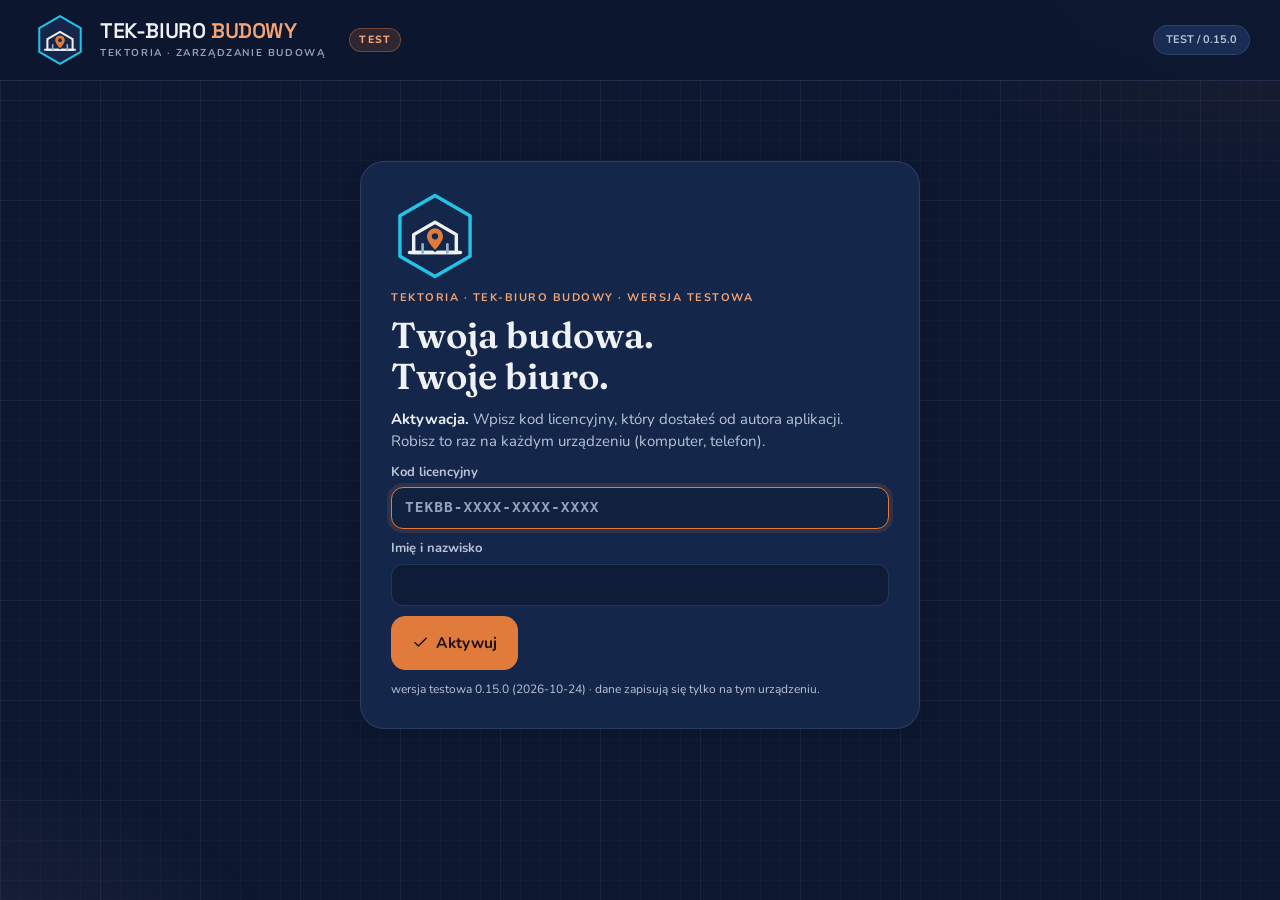
<file: index.html>
<!DOCTYPE html>
<html lang="pl">
<head>
<meta charset="utf-8">
<meta name="viewport" content="width=device-width,initial-scale=1,viewport-fit=cover">
<meta name="theme-color" content="#0d1830">
<title>TEK-BIURO BUDOWY</title>
<link rel="icon" href="assets/logo-tek.svg" type="image/svg+xml">
<link rel="manifest" href="manifest.webmanifest">
<link rel="apple-touch-icon" href="assets/icon-192.png">
<meta name="apple-mobile-web-app-capable" content="yes">
<meta name="robots" content="noindex,nofollow">
<link rel="stylesheet" href="css/style.css">
</head>
<body>
<header class="topbar">
  <button class="brand" id="brandBtn" title="Pulpit" aria-label="TEK-BIURO BUDOWY – pulpit">
    <img src="assets/logo-tek.svg" alt="">
    <span class="brandtext"><span class="brandname">TEK-BIURO <em>BUDOWY</em></span><span class="brandcaption">TEKTORIA · ZARZĄDZANIE BUDOWĄ</span></span>
  </button>
  <span class="testbadge" title="Wersja testowa – uwagi zgłaszaj przyciskiem w pasku">TEST</span>
  <nav class="crumbs" id="crumbs"></nav>
  <div class="spacer"></div>
  <div class="tb-proj" id="projSel"></div>
  <div class="tb-user" id="userSel"></div>
  <div id="pilotBadge"></div>
  <button class="sync hidden" id="cloudBtn" title="Synchronizacja z chmurą"><span class="dot"></span><span>chmura</span></button>
  <button class="sync" id="syncBtn" title="Zapis danych i kopie"><span class="dot"></span><span id="syncTxt">zapis lokalny</span></button>
  <span class="verpill" id="verPill"></span>
</header>
<nav class="tabsnav" id="tabsnav" aria-label="Moduły"></nav>
<main class="main" id="view"></main>
<nav class="bottomnav" id="bottomnav"></nav>
<div class="toasts" id="toasts"></div>
<div id="printArea" aria-hidden="true"></div>

<!-- Biblioteki lokalne (działa bez internetu). pdf.js ładowany dopiero przy wgrywaniu PDF. -->
<script src="js/lib/exceljs.min.js"></script>
<!-- Rdzeń -->
<script src="js/wersja.js"></script>
<script src="js/util.js"></script>
<script src="js/kalendarz.js"></script>
<script src="js/straznik_silnik.js"></script>
<script src="js/lib/supabase.js"></script>
<script src="js/konfiguracja.js"></script>
<script src="js/store.js"></script>
<script src="js/sync.js"></script>
<script src="js/perm.js"></script>
<script src="js/ui.js"></script>
<script src="js/ai.js"></script>
<script src="js/print.js"></script>
<script src="js/pptx.js"></script>
<script src="js/lib/pptx_sample.js"></script>
<script src="js/mail.js"></script>
<script src="js/demo.js"></script>
<script src="js/licencja.js"></script>
<script src="js/wzory.js"></script>
<!-- Moduły (nowy moduł = nowy plik + jedna linia tutaj) -->
<script src="js/modules/home.js"></script>
<script src="js/modules/rzuty.js"></script>
<script src="js/modules/uwagi.js"></script>
<script src="js/modules/narady.js"></script>
<script src="js/modules/raporty.js"></script>
<script src="js/modules/raport_pptx.js"></script>
<script src="js/modules/zanikowe.js"></script>
<script src="js/modules/montaz.js"></script>
<script src="js/modules/montaz_rzut.js"></script>
<script src="js/modules/dziennik.js"></script>
<script src="js/modules/harmonogram.js"></script>
<script src="js/modules/straznik.js"></script>
<script src="js/modules/breeam.js"></script>
<script src="js/modules/terminy.js"></script>
<script src="js/modules/kontrakt.js"></script>
<script src="js/modules/asystent.js"></script>
<script src="js/modules/wlasne.js"></script>
<script src="js/modules/zgloszenia.js"></script>
<script src="js/modules/ustawienia.js"></script>
<script src="js/app.js"></script>
</body>
</html>
</file>
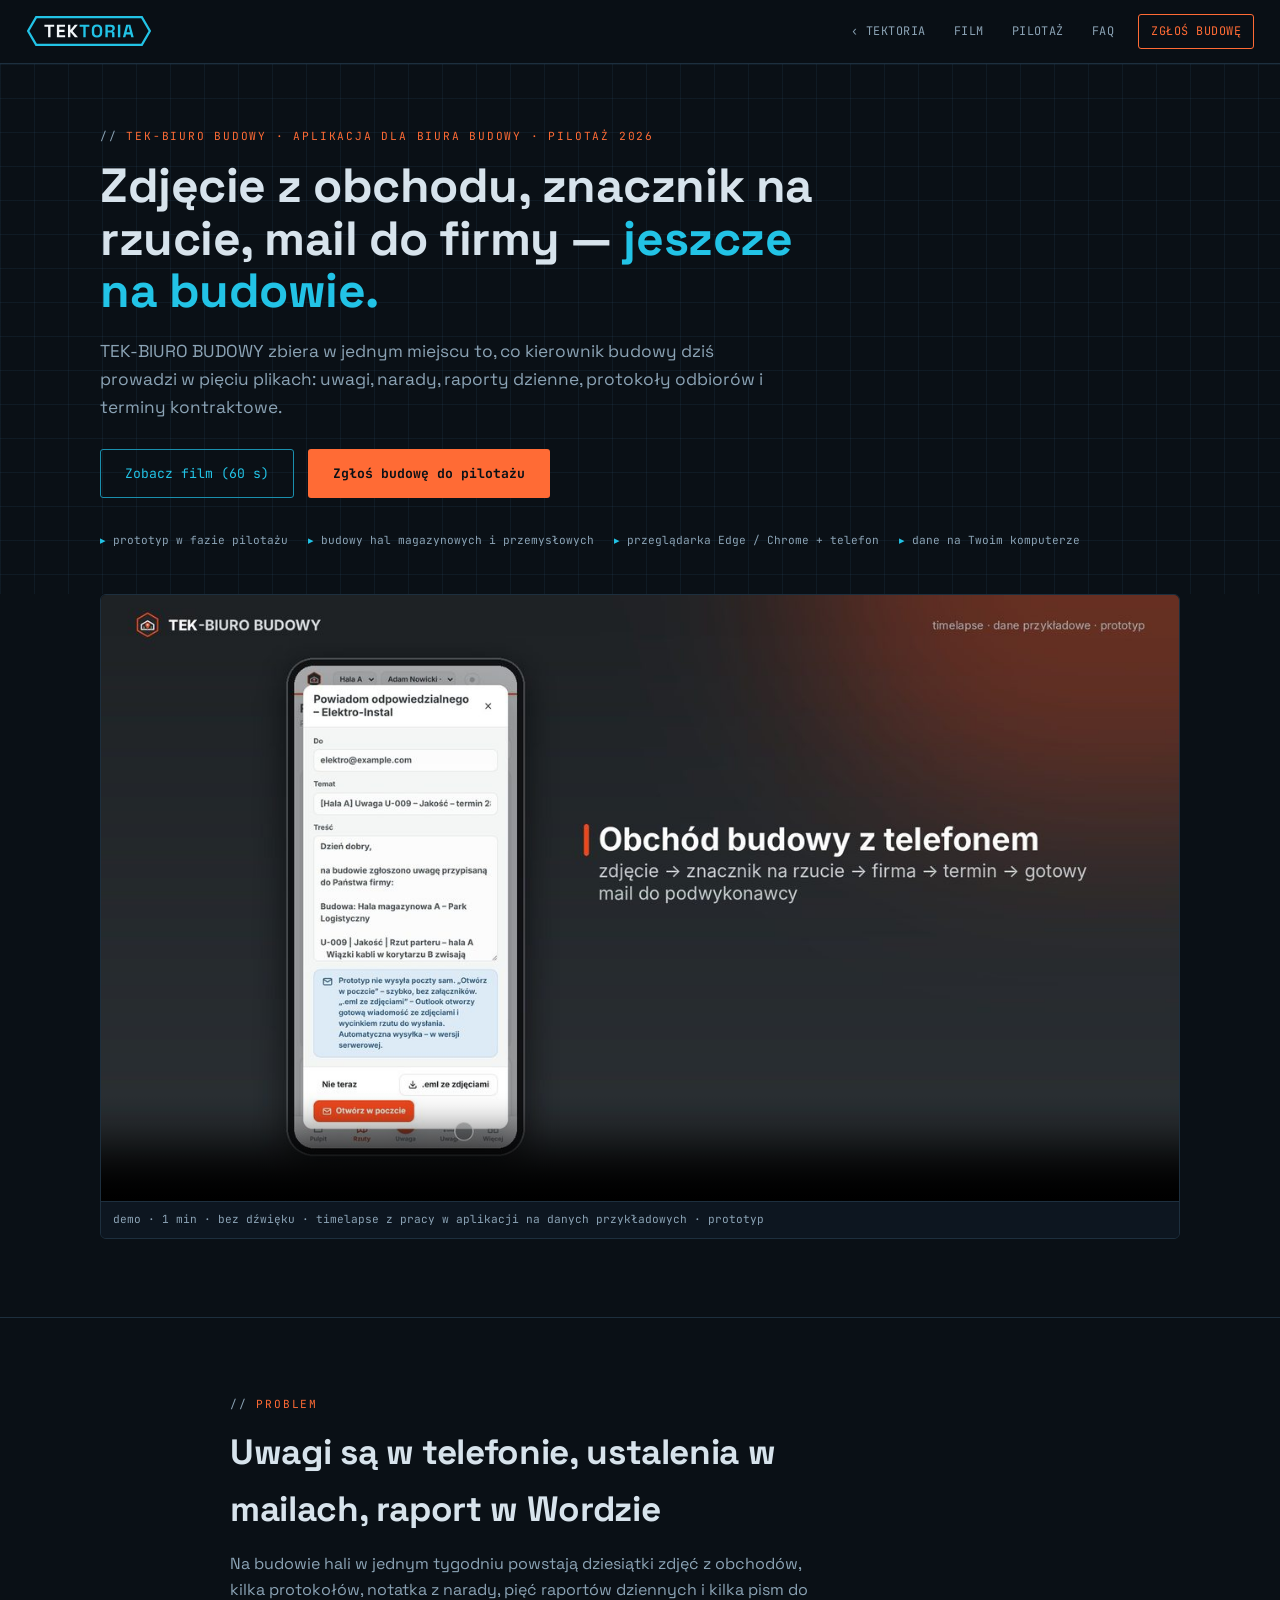
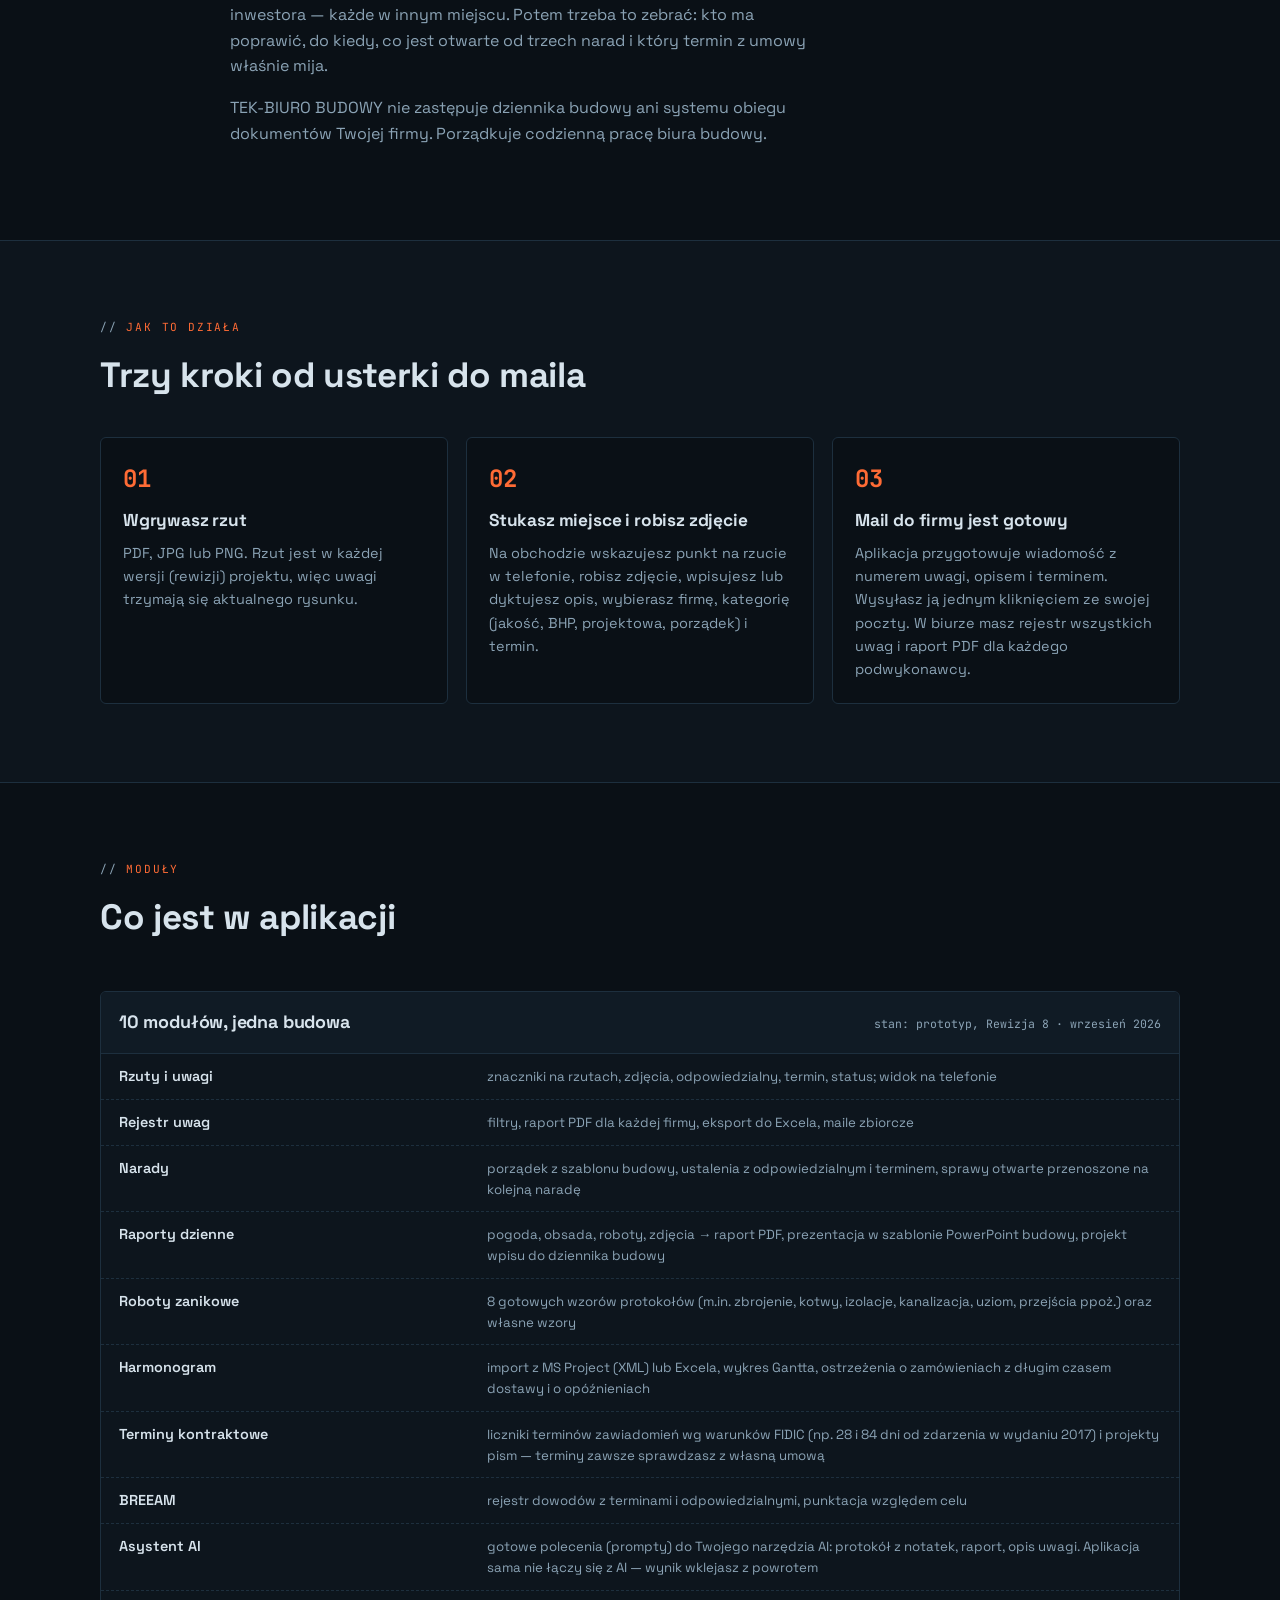
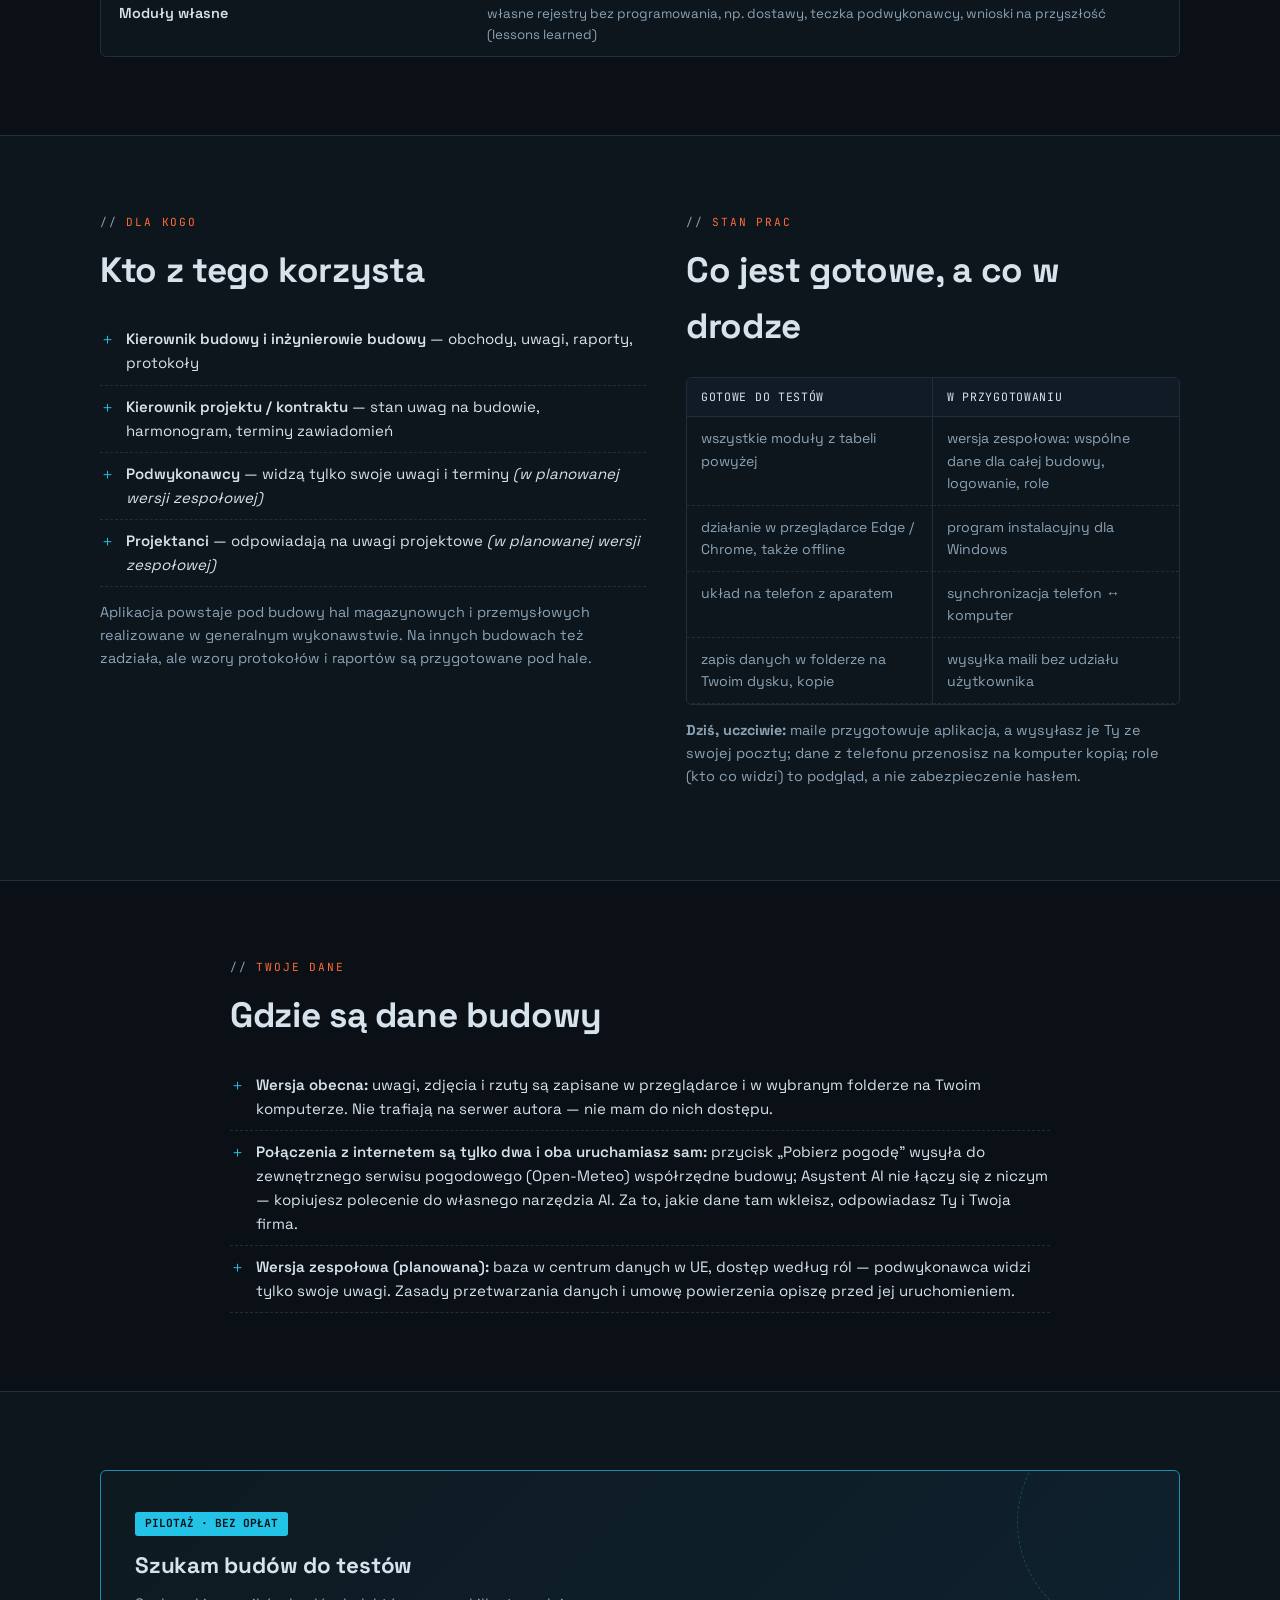
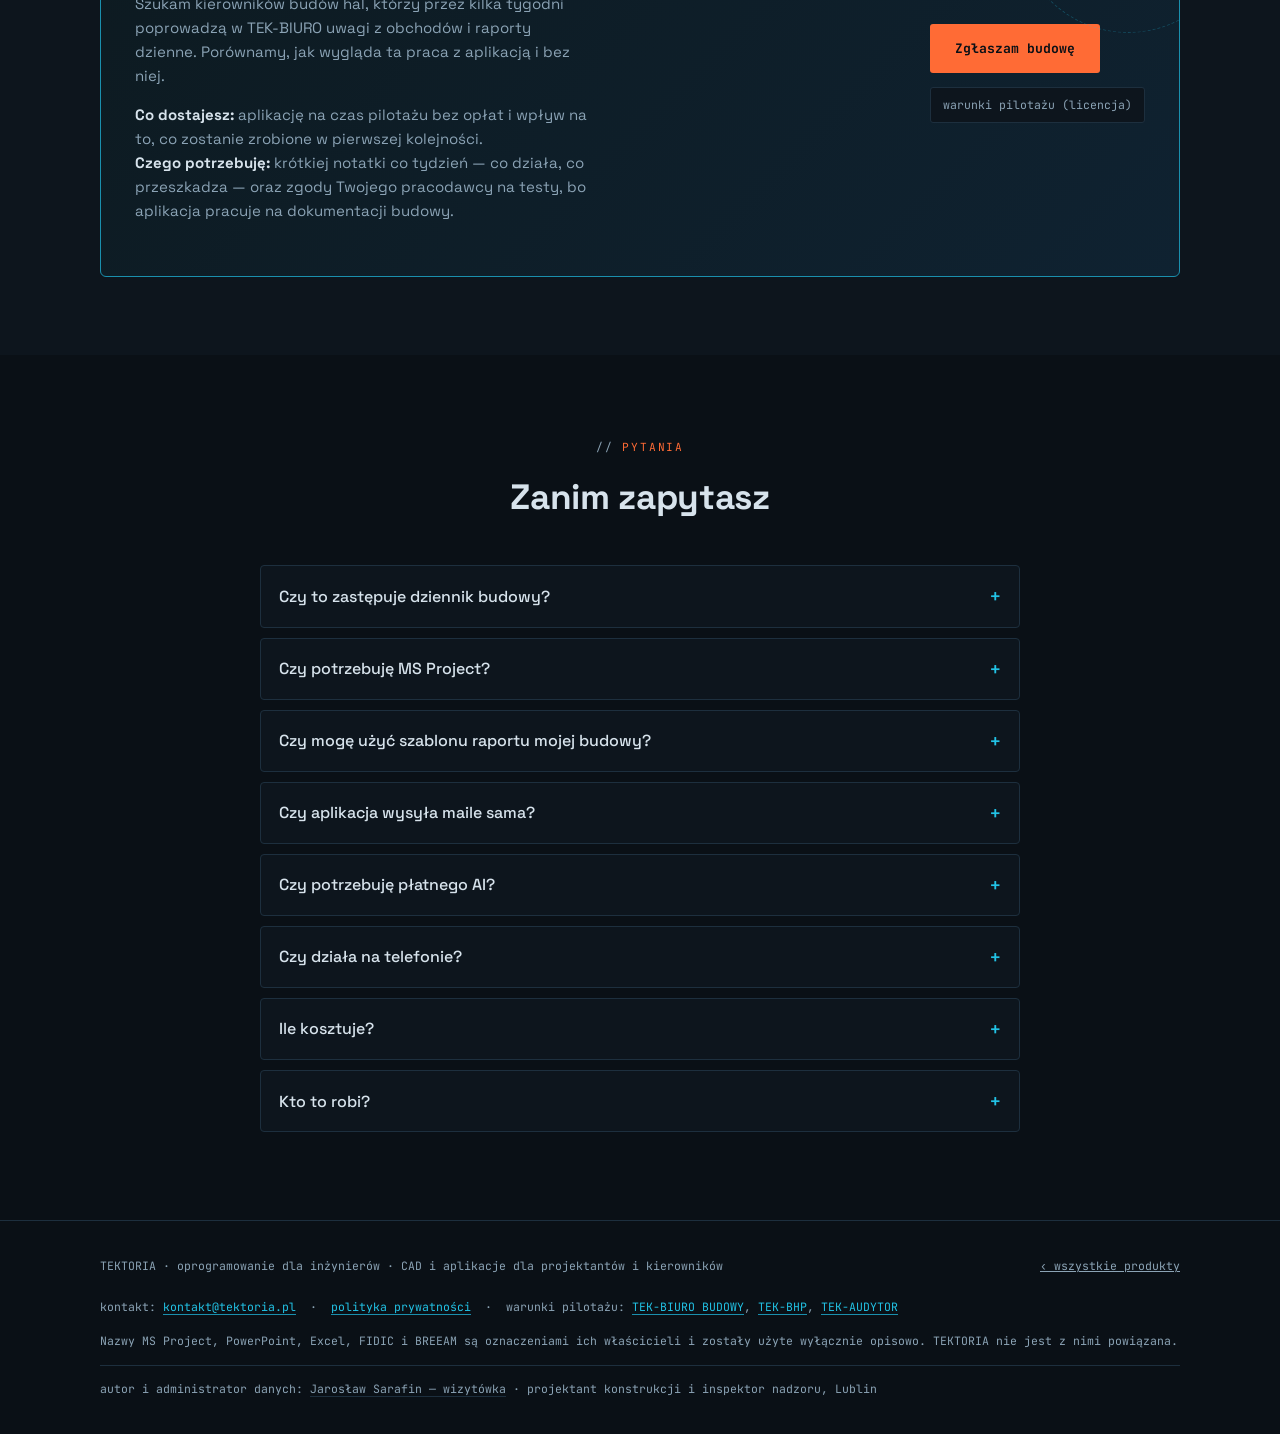
<file: biuro-budowy.html>
<!DOCTYPE html>
<html lang="pl">
<head>
<meta charset="UTF-8">
<meta name="viewport" content="width=device-width, initial-scale=1.0">
<title>TEK-BIURO BUDOWY – uwagi na rzutach, raporty, narady | TEKTORIA</title>
<meta name="description" content="Aplikacja dla kierownika budowy hal: uwagi ze zdjęciem na rzucie, mail do firmy, raporty w szablonie PowerPoint, protokoły, harmonogram MS Project. Pilotaż.">
<meta name="robots" content="index, follow">
<link rel="canonical" href="https://tektoria.pl/biuro-budowy.html">
<link rel="icon" href="favicon.svg" type="image/svg+xml">
<link rel="alternate icon" href="favicon.ico" sizes="32x32">
<link rel="apple-touch-icon" href="img/apple-touch-icon.png">
<meta name="theme-color" content="#0b1622">
<meta property="og:type" content="website">
<meta property="og:title" content="TEK-BIURO BUDOWY – uwagi na rzutach, raporty, narady | TEKTORIA">
<meta property="og:description" content="Aplikacja dla kierownika budowy hal: uwagi ze zdjęciem na rzucie, mail do firmy, raporty w szablonie PowerPoint, protokoły, harmonogram MS Project. Pilotaż.">
<meta property="og:locale" content="pl_PL">
<meta property="og:url" content="https://tektoria.pl/biuro-budowy.html">
<meta property="og:site_name" content="TEKTORIA">
<meta property="og:image" content="https://tektoria.pl/video/tek-biuro-demo-poster.jpg">
<meta property="og:image:width" content="1280">
<meta property="og:image:height" content="720">
<meta property="og:image:alt" content="TEK-BIURO BUDOWY — biuro budowy w jednym miejscu: uwagi na rzutach, narady, raporty, harmonogram">
<meta name="twitter:card" content="summary_large_image">
<script type="application/ld+json">
{
  "@context": "https://schema.org",
  "@graph": [
    {
      "@type": "BreadcrumbList",
      "itemListElement": [
        {
          "@type": "ListItem",
          "position": 1,
          "name": "TEKTORIA",
          "item": "https://tektoria.pl/"
        },
        {
          "@type": "ListItem",
          "position": 2,
          "name": "TEK-BIURO BUDOWY",
          "item": "https://tektoria.pl/biuro-budowy.html"
        }
      ]
    },
    {
      "@type": "FAQPage",
      "mainEntity": [
        {
          "@type": "Question",
          "name": "Czy to zastępuje dziennik budowy?",
          "acceptedAnswer": {
            "@type": "Answer",
            "text": "Nie. Dziennik budowy prowadzisz tak jak dotąd — w systemie EDB albo w wersji papierowej. Aplikacja przygotowuje z raportu dziennego projekt wpisu, który przepisujesz lub kopiujesz do dziennika."
          }
        },
        {
          "@type": "Question",
          "name": "Czy potrzebuję MS Project?",
          "acceptedAnswer": {
            "@type": "Answer",
            "text": "Nie. Harmonogram wczytasz też z Excela lub CSV. Jeśli pracujesz w MS Project, zapisz plik jako XML (Plik → Zapisz jako → XML). Pliku .mpp aplikacja nie czyta bezpośrednio."
          }
        },
        {
          "@type": "Question",
          "name": "Czy mogę użyć szablonu raportu mojej budowy?",
          "acceptedAnswer": {
            "@type": "Answer",
            "text": "Tak. Wgrywasz szablon PowerPoint (.pptx) budowy, a aplikacja wstawia w niego treść i zdjęcia. Pola w szablonie oznaczasz sam albo z pomocą asystenta AI."
          }
        },
        {
          "@type": "Question",
          "name": "Czy aplikacja wysyła maile sama?",
          "acceptedAnswer": {
            "@type": "Answer",
            "text": "W obecnej wersji nie. Przygotowuje gotową wiadomość — z adresem, tematem i treścią albo jako plik .eml ze zdjęciami — a wysyłasz ją ze swojej poczty. Automatyczna wysyłka jest planowana w wersji zespołowej."
          }
        },
        {
          "@type": "Question",
          "name": "Czy potrzebuję płatnego AI?",
          "acceptedAnswer": {
            "@type": "Answer",
            "text": "Nie. Asystent przygotowuje polecenie, które wklejasz do narzędzia AI, z którego już korzystasz — także darmowego. Bez AI wszystkie moduły też działają; tracisz tylko podpowiedzi przy protokołach i raportach. Zanim wkleisz cokolwiek do zewnętrznego AI, sprawdź zasady swojej firmy."
          }
        },
        {
          "@type": "Question",
          "name": "Czy działa na telefonie?",
          "acceptedAnswer": {
            "@type": "Answer",
            "text": "Tak, w przeglądarce telefonu (układ mobilny, aparat). W obecnej wersji dane z telefonu przenosisz na komputer kopią. Synchronizacja przyjdzie z wersją zespołową."
          }
        },
        {
          "@type": "Question",
          "name": "Ile kosztuje?",
          "acceptedAnswer": {
            "@type": "Answer",
            "text": "Cena i model licencji zostaną ustalone po pilotażu. Wersja jednostanowiskowa i zespołowa mogą mieć inny model, bo zespołowa wymaga serwera, który kosztuje co miesiąc. Udział w pilotażu nie zobowiązuje do zakupu."
          }
        },
        {
          "@type": "Question",
          "name": "Kto to robi?",
          "acceptedAnswer": {
            "@type": "Answer",
            "text": "Jarosław Sarafin — inżynier budownictwa z uprawnieniami konstrukcyjno-budowlanymi bez ograniczeń, od ok. 8 lat na budowach hal przemysłowych i logistycznych. Ten sam autor co pozostałe narzędzia TEKTORIA."
          }
        }
      ]
    }
  ]
}
</script>

<style>
  /* ---------- fonty hostowane lokalnie (SIL OFL, pliki w /fonts) ----------
     Powod: brak polaczenia z serwerami Google przy kazdym wejsciu = brak
     przekazywania adresu IP odwiedzajacego podmiotowi trzeciemu (RODO). */
  @font-face{font-family:'Space Grotesk';font-style:normal;font-weight:400;font-display:swap;
    src:url('fonts/space-grotesk-latin-ext-400-normal.woff2') format('woff2');unicode-range:U+0100-02BA,U+02BD-02C5,U+02C7-02CC,U+02CE-02D7,U+02DD-02FF,U+0304,U+0308,U+0329,U+1D00-1DBF,U+1E00-1E9F,U+1EF2-1EFF,U+2020,U+20A0-20AB,U+20AD-20C0,U+2113,U+2C60-2C7F,U+A720-A7FF;}
  @font-face{font-family:'Space Grotesk';font-style:normal;font-weight:400;font-display:swap;
    src:url('fonts/space-grotesk-latin-400-normal.woff2') format('woff2');unicode-range:U+0000-00FF,U+0131,U+0152-0153,U+02BB-02BC,U+02C6,U+02DA,U+02DC,U+0304,U+0308,U+0329,U+2000-206F,U+20AC,U+2122,U+2191,U+2193,U+2212,U+2215,U+FEFF,U+FFFD;}
  @font-face{font-family:'Space Grotesk';font-style:normal;font-weight:500;font-display:swap;
    src:url('fonts/space-grotesk-latin-ext-500-normal.woff2') format('woff2');unicode-range:U+0100-02BA,U+02BD-02C5,U+02C7-02CC,U+02CE-02D7,U+02DD-02FF,U+0304,U+0308,U+0329,U+1D00-1DBF,U+1E00-1E9F,U+1EF2-1EFF,U+2020,U+20A0-20AB,U+20AD-20C0,U+2113,U+2C60-2C7F,U+A720-A7FF;}
  @font-face{font-family:'Space Grotesk';font-style:normal;font-weight:500;font-display:swap;
    src:url('fonts/space-grotesk-latin-500-normal.woff2') format('woff2');unicode-range:U+0000-00FF,U+0131,U+0152-0153,U+02BB-02BC,U+02C6,U+02DA,U+02DC,U+0304,U+0308,U+0329,U+2000-206F,U+20AC,U+2122,U+2191,U+2193,U+2212,U+2215,U+FEFF,U+FFFD;}
  @font-face{font-family:'Space Grotesk';font-style:normal;font-weight:600;font-display:swap;
    src:url('fonts/space-grotesk-latin-ext-600-normal.woff2') format('woff2');unicode-range:U+0100-02BA,U+02BD-02C5,U+02C7-02CC,U+02CE-02D7,U+02DD-02FF,U+0304,U+0308,U+0329,U+1D00-1DBF,U+1E00-1E9F,U+1EF2-1EFF,U+2020,U+20A0-20AB,U+20AD-20C0,U+2113,U+2C60-2C7F,U+A720-A7FF;}
  @font-face{font-family:'Space Grotesk';font-style:normal;font-weight:600;font-display:swap;
    src:url('fonts/space-grotesk-latin-600-normal.woff2') format('woff2');unicode-range:U+0000-00FF,U+0131,U+0152-0153,U+02BB-02BC,U+02C6,U+02DA,U+02DC,U+0304,U+0308,U+0329,U+2000-206F,U+20AC,U+2122,U+2191,U+2193,U+2212,U+2215,U+FEFF,U+FFFD;}
  @font-face{font-family:'Space Grotesk';font-style:normal;font-weight:700;font-display:swap;
    src:url('fonts/space-grotesk-latin-ext-700-normal.woff2') format('woff2');unicode-range:U+0100-02BA,U+02BD-02C5,U+02C7-02CC,U+02CE-02D7,U+02DD-02FF,U+0304,U+0308,U+0329,U+1D00-1DBF,U+1E00-1E9F,U+1EF2-1EFF,U+2020,U+20A0-20AB,U+20AD-20C0,U+2113,U+2C60-2C7F,U+A720-A7FF;}
  @font-face{font-family:'Space Grotesk';font-style:normal;font-weight:700;font-display:swap;
    src:url('fonts/space-grotesk-latin-700-normal.woff2') format('woff2');unicode-range:U+0000-00FF,U+0131,U+0152-0153,U+02BB-02BC,U+02C6,U+02DA,U+02DC,U+0304,U+0308,U+0329,U+2000-206F,U+20AC,U+2122,U+2191,U+2193,U+2212,U+2215,U+FEFF,U+FFFD;}
  @font-face{font-family:'JetBrains Mono';font-style:normal;font-weight:400;font-display:swap;
    src:url('fonts/jetbrains-mono-latin-ext-400-normal.woff2') format('woff2');unicode-range:U+0100-02BA,U+02BD-02C5,U+02C7-02CC,U+02CE-02D7,U+02DD-02FF,U+0304,U+0308,U+0329,U+1D00-1DBF,U+1E00-1E9F,U+1EF2-1EFF,U+2020,U+20A0-20AB,U+20AD-20C0,U+2113,U+2C60-2C7F,U+A720-A7FF;}
  @font-face{font-family:'JetBrains Mono';font-style:normal;font-weight:400;font-display:swap;
    src:url('fonts/jetbrains-mono-latin-400-normal.woff2') format('woff2');unicode-range:U+0000-00FF,U+0131,U+0152-0153,U+02BB-02BC,U+02C6,U+02DA,U+02DC,U+0304,U+0308,U+0329,U+2000-206F,U+20AC,U+2122,U+2191,U+2193,U+2212,U+2215,U+FEFF,U+FFFD;}
  @font-face{font-family:'JetBrains Mono';font-style:normal;font-weight:500;font-display:swap;
    src:url('fonts/jetbrains-mono-latin-ext-500-normal.woff2') format('woff2');unicode-range:U+0100-02BA,U+02BD-02C5,U+02C7-02CC,U+02CE-02D7,U+02DD-02FF,U+0304,U+0308,U+0329,U+1D00-1DBF,U+1E00-1E9F,U+1EF2-1EFF,U+2020,U+20A0-20AB,U+20AD-20C0,U+2113,U+2C60-2C7F,U+A720-A7FF;}
  @font-face{font-family:'JetBrains Mono';font-style:normal;font-weight:500;font-display:swap;
    src:url('fonts/jetbrains-mono-latin-500-normal.woff2') format('woff2');unicode-range:U+0000-00FF,U+0131,U+0152-0153,U+02BB-02BC,U+02C6,U+02DA,U+02DC,U+0304,U+0308,U+0329,U+2000-206F,U+20AC,U+2122,U+2191,U+2193,U+2212,U+2215,U+FEFF,U+FFFD;}
  @font-face{font-family:'JetBrains Mono';font-style:normal;font-weight:700;font-display:swap;
    src:url('fonts/jetbrains-mono-latin-ext-700-normal.woff2') format('woff2');unicode-range:U+0100-02BA,U+02BD-02C5,U+02C7-02CC,U+02CE-02D7,U+02DD-02FF,U+0304,U+0308,U+0329,U+1D00-1DBF,U+1E00-1E9F,U+1EF2-1EFF,U+2020,U+20A0-20AB,U+20AD-20C0,U+2113,U+2C60-2C7F,U+A720-A7FF;}
  @font-face{font-family:'JetBrains Mono';font-style:normal;font-weight:700;font-display:swap;
    src:url('fonts/jetbrains-mono-latin-700-normal.woff2') format('woff2');unicode-range:U+0000-00FF,U+0131,U+0152-0153,U+02BB-02BC,U+02C6,U+02DA,U+02DC,U+0304,U+0308,U+0329,U+2000-206F,U+20AC,U+2122,U+2191,U+2193,U+2212,U+2215,U+FEFF,U+FFFD;}


  :root{
    --bg:#0a1016;
    --bg2:#0d151d;
    --panel:#101b25;
    --panel-line:#1d2f3e;
    --grid:rgba(72,132,182,.09);
    --txt:#d7e3ec;
    --txt-dim:#8ba3b5;
    --cyan:#22c3e6;        /* cyjan z logo TEKTORIA v4 (28.09.2026) */
    --cyan-dim:#1a8fad;
    --amber:#ffb24d;
    --orange:#ff6b35;
    --green:#7be07b;
    --sel-blue:#2c76b8;
    --radius:3px;
  }
  *{box-sizing:border-box;}
  html{scroll-behavior:smooth;}
  body{
    margin:0;
    background:var(--bg);
    color:var(--txt);
    font-family:'Space Grotesk',sans-serif;
    line-height:1.6;
    -webkit-font-smoothing:antialiased;
  }
  h1,h2,h3{margin:0;letter-spacing:-0.01em;}
  code,.mono{font-family:'JetBrains Mono',monospace;}
  a{color:var(--cyan);}
  ::selection{background:var(--sel-blue);color:#fff;}

  .cadgrid{
    background-image:
      linear-gradient(var(--grid) 1px, transparent 1px),
      linear-gradient(90deg, var(--grid) 1px, transparent 1px);
    background-size:34px 34px;
  }

  /* ---------- topbar ---------- */
  header.top{
    position:sticky;top:0;z-index:50;
    background:rgba(10,16,22,.92);
    backdrop-filter:blur(6px);
    border-bottom:1px solid var(--panel-line);
    display:flex;align-items:center;justify-content:space-between;
    padding:14px 26px;
  }
  .brand{display:flex;align-items:center;gap:14px;text-decoration:none;color:inherit;}
  .brand .logo{display:block;height:32px;width:auto;}
  .brand .tag{font-family:'JetBrains Mono',monospace;font-size:.62rem;color:var(--txt-dim);letter-spacing:.1em;
    border-left:1px solid var(--panel-line);padding-left:14px;line-height:1.35;white-space:nowrap;}
  @media(max-width:1480px){.brand .tag{display:none;}}
  header.top nav{display:flex;align-items:center;gap:4px;}
  header.top nav a{
    color:var(--txt-dim);text-decoration:none;
    font-family:'JetBrains Mono',monospace;font-size:.74rem;letter-spacing:.04em;
    padding:7px 12px;border-radius:3px;
  }
  header.top nav a:hover{color:var(--cyan);background:rgba(34,195,230,.07);}
  header.top nav a.cta{
    border:1px solid var(--orange);color:var(--orange);margin-left:8px;
  }
  header.top nav a.cta:hover{background:var(--orange);color:#0a1016;}
  @media(max-width:1160px){header.top nav a:not(.cta){display:none;}}

  /* ---------- hero: fake ZWCAD viewport ---------- */
  .hero{padding:64px 24px 40px;position:relative;overflow:hidden;}
  .hero-inner{max-width:1080px;margin:0 auto;display:grid;grid-template-columns:1fr 1fr;gap:44px;align-items:center;}
  @media(max-width:920px){.hero-inner{grid-template-columns:1fr;}}
  .hero h1{
    font-size:clamp(1.9rem,4.4vw,3rem);
    font-weight:700;line-height:1.1;
  }
  .hero h1 .hl{color:var(--cyan);}
  .hero h1 .strike{color:var(--txt-dim);text-decoration:line-through;text-decoration-color:var(--orange);text-decoration-thickness:3px;}
  .hero p.lead{color:var(--txt-dim);font-size:1.08rem;max-width:48ch;margin-top:20px;}
  .hero .ctas{margin-top:30px;display:flex;gap:14px;flex-wrap:wrap;}
  .btn{
    display:inline-block;font-family:'JetBrains Mono',monospace;font-size:.82rem;
    padding:13px 24px;border-radius:var(--radius);text-decoration:none;
    border:1.5px solid transparent;cursor:pointer;transition:all .15s ease;
  }
  .btn-primary{background:var(--orange);color:#0a1016;font-weight:700;}
  .btn-primary:hover{background:#ff8556;transform:translateY(-2px);box-shadow:0 6px 22px rgba(255,107,53,.28);}
  .btn-ghost{color:var(--cyan);border-color:var(--cyan-dim);}
  .btn-ghost:hover{border-color:var(--cyan);background:rgba(34,195,230,.08);}
  .hero-badges{
    margin-top:34px;display:flex;gap:20px;flex-wrap:wrap;
    font-family:'JetBrains Mono',monospace;font-size:.7rem;color:var(--txt-dim);
  }
  .hero-badges span::before{content:"▸ ";color:var(--cyan);}

  /* fake CAD window */
  .cadwin{
    border:1px solid var(--panel-line);border-radius:6px;overflow:hidden;
    background:var(--bg2);box-shadow:0 24px 60px rgba(0,0,0,.5);
  }
  .cadwin .bar{
    display:flex;align-items:center;gap:8px;
    background:#131f2a;padding:8px 12px;border-bottom:1px solid var(--panel-line);
    font-family:'JetBrains Mono',monospace;font-size:.68rem;color:var(--txt-dim);
  }
  .cadwin .bar .dot{width:9px;height:9px;border-radius:50%;background:#22384a;}
  .cadwin .bar .dot.r{background:#e0564d;}
  .cadwin .bar .dot.y{background:#e0a53f;}
  .cadwin .bar .dot.g{background:#4fbf6b;}
  .cadwin .bar .ttl{margin-left:6px;}
  .cadwin .viewport{
    position:relative;aspect-ratio:4/3.1;
    background-image:
      linear-gradient(var(--grid) 1px, transparent 1px),
      linear-gradient(90deg, var(--grid) 1px, transparent 1px);
    background-size:26px 26px;background-color:#0b141c;
  }
  .cadwin .ucs{position:absolute;left:10px;bottom:10px;opacity:.7;}
  .cadwin .cross{position:absolute;pointer-events:none;opacity:.35;}
  .cadwin .cmdline{
    background:#0a1219;border-top:1px solid var(--panel-line);
    padding:9px 12px;font-family:'JetBrains Mono',monospace;font-size:.76rem;
    color:var(--green);min-height:56px;
  }
  .cmdline .hist{color:#5d7788;font-size:.68rem;line-height:1.5;}
  .cmdline .cur .prompt{color:var(--txt-dim);}
  .cmdline .caret{
    display:inline-block;width:8px;height:14px;background:var(--green);
    vertical-align:-2px;animation:blink 1s steps(1) infinite;
  }
  @keyframes blink{50%{opacity:0;}}

  #hebDraw path.steel{
    stroke:var(--cyan);stroke-width:2;fill:none;
    stroke-linejoin:round;
  }
  #hebDraw .axis{stroke:var(--orange);stroke-width:1;stroke-dasharray:10 4 2 4;opacity:0;}
  #hebDraw .dim{stroke:#6f93ad;stroke-width:1;opacity:0;}
  #hebDraw text{font-family:'JetBrains Mono',monospace;font-size:11px;fill:#9fc0d6;opacity:0;}
  #hebDraw .dimshow{transition:opacity .5s;}
  #paramTbl{
    position:absolute;right:12px;top:12px;
    background:rgba(13,21,29,.94);border:1px solid var(--panel-line);border-radius:3px;
    font-family:'JetBrains Mono',monospace;font-size:.62rem;color:var(--txt-dim);
    padding:8px 10px;opacity:0;transform:translateY(-6px);transition:all .6s ease;
  }
  #paramTbl.show{opacity:1;transform:translateY(0);}
  #paramTbl .h{color:var(--cyan);font-weight:700;margin-bottom:3px;}
  #paramTbl td{padding:1px 6px 1px 0;}
  #paramTbl td:last-child{color:var(--txt);text-align:right;}

  /* ---------- stats strip ---------- */
  .stats{border-top:1px solid var(--panel-line);border-bottom:1px solid var(--panel-line);background:var(--bg2);}
  .stats .wrap{
    max-width:1080px;margin:0 auto;padding:28px 24px;
    display:grid;grid-template-columns:repeat(4,1fr);gap:22px;
  }
  @media(max-width:820px){.stats .wrap{grid-template-columns:repeat(2,1fr);}}
  .stat .n{font-family:'JetBrains Mono',monospace;font-size:1.7rem;font-weight:700;color:var(--cyan);}
  .stat .l{font-size:.82rem;color:var(--txt-dim);margin-top:2px;}

  /* ---------- sections ---------- */
  section{padding:78px 24px;}
  .wrap{max-width:1080px;margin:0 auto;}
  .eyebrow{
    font-family:'JetBrains Mono',monospace;font-size:.7rem;letter-spacing:.16em;
    text-transform:uppercase;color:var(--orange);
  }
  .eyebrow::before{content:"// ";color:var(--txt-dim);}
  h2.sec{font-size:clamp(1.55rem,3.2vw,2.2rem);margin-top:10px;max-width:24ch;}
  p.sec-lead{color:var(--txt-dim);max-width:60ch;margin-top:14px;}

  /* reveal on scroll */
  .rv{opacity:0;transform:translateY(22px);transition:opacity .7s ease,transform .7s ease;}
  .rv.in{opacity:1;transform:none;}

  /* ---------- product layout ---------- */
  .prod{
    display:grid;grid-template-columns:1.05fr .95fr;gap:40px;align-items:start;
    margin-top:44px;
  }
  @media(max-width:880px){.prod{grid-template-columns:1fr;}}
  .prod .cmd-chip,.pc-body .cmd-chip{
    display:inline-block;font-family:'JetBrains Mono',monospace;font-size:.7rem;
    background:#0a1219;border:1px solid var(--panel-line);color:var(--green);
    padding:4px 10px;border-radius:3px;margin-bottom:14px;
  }
  .prod h3{font-size:1.5rem;}
  .pc-body .cmd-chip{align-self:flex-start;}
  .prod .file,.pc-body .file{font-family:'JetBrains Mono',monospace;font-size:.74rem;color:var(--txt-dim);margin-top:4px;}
  .prod p.desc{color:var(--txt-dim);margin-top:16px;}
  ul.feats{list-style:none;padding:0;margin:20px 0 0;}
  ul.feats li{
    padding:9px 0 9px 26px;position:relative;font-size:.94rem;
    border-bottom:1px dashed var(--panel-line);
  }
  ul.feats li::before{
    content:"＋";position:absolute;left:0;color:var(--cyan);
    font-family:'JetBrains Mono',monospace;
  }
  .priceline{
    display:flex;align-items:center;gap:18px;margin-top:26px;flex-wrap:wrap;
  }
  .priceline .price{
    font-family:'JetBrains Mono',monospace;font-size:1.7rem;font-weight:700;color:var(--amber);
  }
  .priceline .price small{font-size:.66rem;color:var(--txt-dim);display:block;font-weight:400;}
  .doc-links{display:flex;gap:10px;flex-wrap:wrap;margin-top:20px;}
  .doc-soon{color:var(--txt-dim);opacity:.75;border-style:dashed;cursor:default;}
  .doc-link{
    font-family:'JetBrains Mono',monospace;font-size:.72rem;
    padding:8px 12px;border:1px solid var(--panel-line);border-radius:3px;
    color:var(--txt-dim);text-decoration:none;background:var(--bg2);
  }
  .doc-link:hover{border-color:var(--cyan);color:var(--cyan);}
  .compat{
    font-family:'JetBrains Mono',monospace;font-size:.68rem;color:var(--green);
    margin-top:18px;
  }
  .compat::before{content:"✓ ";}

  /* ---------- TEK-CALC: wideo + cennik modułowy ---------- */
  .calc-video{margin-top:40px;border:1px solid var(--panel-line);border-radius:6px;
    background:#0b141c;overflow:hidden;}
  .calc-video video{display:block;width:100%;height:auto;background:#0b141c;}
  .calc-video .vcap{
    font-family:'JetBrains Mono',monospace;font-size:.7rem;color:var(--txt-dim);
    padding:9px 12px;background:#0d1620;border-top:1px solid var(--panel-line);
  }
  .modprice{margin-top:46px;border:1px solid var(--panel-line);border-radius:6px;
    background:var(--bg2);overflow:hidden;}
  .modprice .mp-head{
    display:flex;align-items:baseline;justify-content:space-between;gap:14px;flex-wrap:wrap;
    padding:16px 18px;border-bottom:1px solid var(--panel-line);background:var(--panel);
  }
  .modprice .mp-head h3{font-size:1.12rem;}
  .modprice .mp-head span{font-family:'JetBrains Mono',monospace;font-size:.72rem;color:var(--txt-dim);}
  .mp-row{
    display:grid;grid-template-columns:minmax(0,1.15fr) minmax(0,1.5fr) auto;
    gap:14px;align-items:baseline;padding:11px 18px;
    border-bottom:1px dashed var(--panel-line);font-size:.9rem;
  }
  .mp-row:last-child{border-bottom:none;}
  .mp-row .mp-n{font-weight:600;}
  .mp-row .mp-d{color:var(--txt-dim);font-size:.83rem;}
  .mp-row .mp-p{font-family:'JetBrains Mono',monospace;color:var(--amber);
    font-size:.92rem;font-weight:700;text-align:right;white-space:nowrap;}
  .mp-sum{
    display:flex;justify-content:space-between;gap:14px;flex-wrap:wrap;
    padding:13px 18px;background:var(--panel);border-top:1px solid var(--panel-line);
    font-family:'JetBrains Mono',monospace;font-size:.8rem;color:var(--txt-dim);
  }
  .mp-sum b{color:var(--txt);}
  .modprice.limits .mp-row{grid-template-columns:minmax(0,1.05fr) minmax(0,2fr);}
  @media(max-width:720px){
    .mp-row{grid-template-columns:1fr auto;}
    .modprice.limits .mp-row{grid-template-columns:1fr;}
    .mp-row .mp-d{grid-column:1 / -1;}
  }

  /* frame player (screeny) */
  .frame-player{border:1px solid var(--panel-line);border-radius:6px;background:var(--bg2);overflow:hidden;}
  .fp-stage{position:relative;aspect-ratio:16/9;background:#0b141c;overflow:hidden;}
  .fp-img{position:absolute;inset:0;width:100%;height:100%;object-fit:contain;background:#0b141c;opacity:0;transition:opacity .35s;}
  .fp-placeholder-frame{
    position:absolute;inset:0;display:flex;flex-direction:column;align-items:center;justify-content:center;gap:8px;
    background:repeating-linear-gradient(135deg, rgba(72,132,182,.06) 0 12px, transparent 12px 24px),#0b141c;
    color:var(--txt-dim);font-family:'JetBrains Mono',monospace;font-size:.8rem;text-align:center;padding:0 24px;
    opacity:0;transition:opacity .35s;
  }
  .fp-placeholder-frame .n{font-size:1.7rem;font-weight:700;color:var(--orange);}
  .fp-caption{
    position:absolute;left:0;right:0;bottom:0;padding:10px 14px 12px;
    background:linear-gradient(0deg, rgba(11,20,28,.97) 0%, rgba(11,20,28,.93) 58%, rgba(11,20,28,0) 100%);
    color:var(--txt);font-family:'JetBrains Mono',monospace;font-size:.72rem;
  }
  .fp-progress{position:absolute;top:0;left:0;right:0;display:flex;gap:3px;padding:8px 10px 0;}
  .fp-progress .seg{flex:1;height:3px;background:rgba(215,227,236,.18);border-radius:2px;overflow:hidden;}
  .fp-progress .seg i{display:block;height:100%;width:0%;background:var(--orange);}
  .fp-progress .seg.done i{width:100%;}
  .fp-controls{display:flex;align-items:center;justify-content:space-between;padding:8px 12px;background:#0d1620;}
  .fp-controls button{
    background:transparent;border:1px solid var(--panel-line);color:var(--txt-dim);
    font-family:'JetBrains Mono',monospace;font-size:.74rem;border-radius:3px;padding:5px 11px;cursor:pointer;
  }
  .fp-controls button:hover{border-color:var(--cyan);color:var(--cyan);}
  .fp-frame-idx{font-family:'JetBrains Mono',monospace;font-size:.68rem;color:var(--txt-dim);}
  .media-note{
    margin-top:10px;font-family:'JetBrains Mono',monospace;font-size:.66rem;color:#5d7788;
  }

  /* ---------- bundle ---------- */
  .bundle{
    margin-top:70px;border:1px solid var(--cyan-dim);border-radius:6px;
    background:linear-gradient(135deg, #0d1a20, #0f2231);
    padding:38px 34px;display:flex;justify-content:space-between;align-items:center;gap:26px;flex-wrap:wrap;
    position:relative;overflow:hidden;
  }
  .bundle::after{
    content:"";position:absolute;right:-60px;top:-60px;width:220px;height:220px;
    border:1px dashed rgba(34,195,230,.25);border-radius:50%;
  }
  .bundle .save{
    display:inline-block;font-family:'JetBrains Mono',monospace;font-size:.7rem;
    color:#0a1016;background:var(--cyan);padding:3px 10px;border-radius:3px;font-weight:700;
  }
  .bundle h3{font-size:1.4rem;margin-top:12px;}
  .bundle p{color:var(--txt-dim);max-width:46ch;margin-top:8px;font-size:.94rem;}
  .bundle .bprice{font-family:'JetBrains Mono',monospace;font-size:2rem;font-weight:700;color:var(--amber);}
  .bundle .bprice small{display:block;font-size:.68rem;color:var(--txt-dim);font-weight:400;}

  /* ---------- darmowe lispy ---------- */
  .freegrid{
    display:grid;grid-template-columns:repeat(auto-fit,minmax(250px,1fr));
    gap:16px;margin-top:40px;
  }
  .freecard{
    border:1px solid var(--panel-line);border-radius:6px;background:var(--bg2);
    padding:22px;display:flex;flex-direction:column;gap:10px;
  }
  .freecard .fname{font-family:'JetBrains Mono',monospace;font-size:.78rem;color:var(--green);}
  .freecard h3{font-size:1.05rem;}
  .freecard p{color:var(--txt-dim);font-size:.88rem;margin:0;flex:1;}
  .freecard .dl{
    display:inline-flex;align-items:center;gap:8px;align-self:flex-start;
    font-family:'JetBrains Mono',monospace;font-size:.76rem;
    color:var(--cyan);text-decoration:none;
    border:1px solid var(--cyan-dim);border-radius:3px;padding:9px 14px;
    transition:all .15s;
  }
  .freecard .dl:hover{background:rgba(34,195,230,.1);border-color:var(--cyan);}
  .free-note{
    margin-top:22px;font-size:.84rem;color:var(--txt-dim);max-width:70ch;
  }

  /* ---------- FAQ ---------- */
  .faq{max-width:760px;margin:40px auto 0;}
  .faq details{
    border:1px solid var(--panel-line);border-radius:4px;background:var(--bg2);
    margin-bottom:10px;overflow:hidden;
  }
  .faq summary{
    cursor:pointer;padding:16px 18px;font-weight:500;list-style:none;
    display:flex;justify-content:space-between;align-items:center;gap:12px;
  }
  .faq summary::-webkit-details-marker{display:none;}
  .faq summary::after{
    content:"+";font-family:'JetBrains Mono',monospace;color:var(--cyan);font-size:1.1rem;flex:0 0 auto;
  }
  .faq details[open] summary::after{content:"–";}
  .faq .a{padding:0 18px 16px;color:var(--txt-dim);font-size:.93rem;}

  /* ---------- form ---------- */
  .order-sec{background:var(--bg2);border-top:1px solid var(--panel-line);}
  form.order{
    background:var(--panel);border:1px solid var(--panel-line);border-radius:6px;
    padding:34px;margin-top:34px;max-width:680px;
  }
  .form-row{margin-bottom:20px;}
  .form-row label{
    display:block;font-family:'JetBrains Mono',monospace;font-size:.7rem;
    letter-spacing:.06em;text-transform:uppercase;color:var(--txt-dim);margin-bottom:7px;
  }
  .form-row input[type=text],
  .form-row input[type=email],
  .form-row textarea{
    width:100%;padding:12px;border:1px solid var(--panel-line);border-radius:3px;
    background:#0b141c;color:var(--txt);font-family:'Space Grotesk',sans-serif;font-size:.96rem;
  }
  .form-row input:focus,.form-row textarea:focus{outline:none;border-color:var(--cyan);}
  .form-row textarea{min-height:90px;resize:vertical;}
  .checks{display:flex;flex-direction:column;gap:10px;}
  .check-item{
    display:flex;align-items:center;gap:12px;padding:12px;cursor:pointer;
    border:1px solid var(--panel-line);border-radius:3px;background:#0b141c;transition:border-color .15s;
  }
  .check-item:hover{border-color:var(--cyan-dim);}
  .check-item input{accent-color:var(--orange);width:16px;height:16px;}
  .ci-name{font-family:'JetBrains Mono',monospace;font-size:.84rem;}
  .ci-price{margin-left:auto;font-family:'JetBrains Mono',monospace;font-size:.8rem;color:var(--amber);}
  .form-note{font-size:.8rem;color:var(--txt-dim);margin:-4px 0 22px;}
  .form-note.rodo{font-size:.74rem;line-height:1.6;margin-top:-14px;padding-top:14px;border-top:1px solid var(--panel-line);}
  .form-note a{color:var(--cyan);}
  .check-consent{align-items:flex-start;}
  .check-consent input{margin-top:3px;flex-shrink:0;}
  .check-consent .ci-name{font-family:'Space Grotesk',system-ui,sans-serif;font-size:.85rem;line-height:1.55;text-transform:none;letter-spacing:normal;color:var(--txt);}
  .form-status{font-family:'JetBrains Mono',monospace;font-size:.76rem;margin-left:14px;}

  footer{
    border-top:1px solid var(--panel-line);padding:36px 24px;
    font-family:'JetBrains Mono',monospace;font-size:.72rem;color:var(--txt-dim);
  }
  footer .wrap{display:flex;justify-content:space-between;flex-wrap:wrap;gap:12px;}
  footer .fcontact{flex-basis:100%;padding-top:10px;}
  footer .fcontact a{color:var(--cyan);text-decoration:none;border-bottom:1px solid var(--cyan-dim);}
  footer .fcontact a:hover{border-bottom-color:var(--cyan);}
  footer .fauthor{flex-basis:100%;padding-top:14px;margin-top:2px;border-top:1px solid var(--panel-line);}
  footer .fauthor a{color:var(--txt-dim);text-decoration:none;border-bottom:1px solid var(--panel-line);}
  footer .fauthor a:hover{color:var(--cyan);border-bottom-color:var(--cyan);}

  /* ---------- linia 3: aplikacje dla biura budowy (pilotaż) ---------- */
  .duo{display:grid;grid-template-columns:repeat(3,1fr);gap:22px;margin-top:40px;}
  @media(max-width:1240px){.duo{grid-template-columns:1fr 1fr;}}
  @media(max-width:900px){.duo{grid-template-columns:1fr;}}
  .wrap.wide{max-width:1340px;}
  .pcard{border:1px solid var(--panel-line);border-radius:6px;background:var(--bg);overflow:hidden;
    display:flex;flex-direction:column;scroll-margin-top:80px;}
  .pcard .calc-video{margin-top:0;border:none;border-bottom:1px solid var(--panel-line);border-radius:0;}
  .pc-body{padding:22px 22px 24px;display:flex;flex-direction:column;flex:1;}
  .pc-body h3{font-size:1.4rem;}
  .pc-body ul.feats{flex:1;}
  .pc-body ul.feats li{font-size:.9rem;}
  .pilot-tag{display:inline-block;font-family:'JetBrains Mono',monospace;font-size:.64rem;font-weight:700;
    letter-spacing:.08em;color:#0a1016;background:var(--orange);padding:2px 8px;border-radius:3px;
    vertical-align:middle;margin-left:8px;}
  .pstatus{margin-top:18px;font-family:'JetBrains Mono',monospace;font-size:.72rem;color:var(--txt-dim);
    border-top:1px solid var(--panel-line);padding-top:14px;}
  .pstatus b{color:var(--amber);font-weight:500;}
  .pc-ctas{display:flex;gap:10px;flex-wrap:wrap;margin-top:16px;}
  .pc-ctas .btn{padding:11px 18px;}

  .setup-note{
    padding:12px 24px;background:#2b230b;border-bottom:1px solid #6d5a1c;
    font-family:'JetBrains Mono',monospace;font-size:.72rem;color:#e8cf7a;
  }

  @media (prefers-reduced-motion: reduce){
    .rv{opacity:1;transform:none;transition:none;}
  }
</style>
<style>
  /* ---------- podstrony produktowe ---------- */
  .shero{padding:64px 24px 44px;}
  .shero h1{font-size:clamp(1.9rem,4.4vw,3rem);font-weight:700;line-height:1.1;max-width:24ch;margin-top:14px;}
  .shero h1 .hl{color:var(--cyan);}
  .shero p.lead{color:var(--txt-dim);font-size:1.08rem;max-width:62ch;margin-top:20px;}
  .shero .ctas{margin-top:28px;display:flex;gap:14px;flex-wrap:wrap;}
  section.tight{padding-top:0;}
  section.tight .calc-video{margin-top:0;}
  .wrap.narrow{max-width:820px;}
  .steps{display:grid;grid-template-columns:repeat(3,1fr);gap:18px;margin-top:34px;}
  @media(max-width:860px){.steps{grid-template-columns:1fr;}}
  .step{border:1px solid var(--panel-line);border-radius:6px;background:var(--bg);padding:22px;}
  .step .sn{font-family:'JetBrains Mono',monospace;font-size:1.5rem;font-weight:700;color:var(--orange);}
  .step h3{font-size:1.08rem;margin-top:8px;}
  .step p{color:var(--txt-dim);font-size:.9rem;margin:8px 0 0;}
  .tbl2{display:grid;grid-template-columns:1fr 1fr;margin-top:22px;border:1px solid var(--panel-line);
    border-radius:6px;overflow:hidden;font-size:.88rem;}
  .tbl2>div{padding:10px 14px;border-bottom:1px dashed var(--panel-line);color:var(--txt-dim);}
  .tbl2>div:nth-child(odd){border-right:1px solid var(--panel-line);}
  .tbl2 .th{background:var(--panel);color:var(--txt);font-family:'JetBrains Mono',monospace;font-size:.72rem;
    letter-spacing:.06em;text-transform:uppercase;border-bottom:1px solid var(--panel-line);}
  ul.feats li b{color:var(--txt);font-weight:600;}
  .rv{opacity:1;transform:none;}
  /* ---------- dokumenty (EULA) ---------- */
  .doc{max-width:820px;margin:0 auto;padding:48px 24px 80px;}
  .doc h1{font-size:1.9rem;line-height:1.2;margin:10px 0 6px;}
  .doc .updated{font-family:'JetBrains Mono',monospace;font-size:.72rem;color:var(--txt-dim);margin-bottom:26px;}
  .doc h2{font-size:1.1rem;margin:34px 0 10px;}
  .doc h2 .num{font-family:'JetBrains Mono',monospace;color:var(--cyan);font-size:.9rem;margin-right:8px;}
  .doc p,.doc li{color:var(--txt-dim);font-size:.94rem;}
  .doc ol,.doc ul{padding-left:22px;}
  .doc li{margin-bottom:7px;}
  .doc strong{color:var(--txt);font-weight:600;}
  .doc .box{background:var(--bg2);border:1px solid var(--panel-line);border-radius:4px;padding:16px 20px;margin:18px 0;}
  .doc .box.warn{border-color:#6d5a1c;background:#1f1b0e;}
  .doc .box p{margin:0 0 8px;} .doc .box p:last-child{margin:0;}
  .back{display:inline-block;margin-top:40px;font-family:'JetBrains Mono',monospace;font-size:.82rem;
    padding:12px 22px;border-radius:3px;text-decoration:none;color:var(--cyan);border:1.5px solid var(--cyan-dim);}
  .back:hover{border-color:var(--cyan);background:rgba(34,195,230,.08);}
  @media print{header.top,footer,.back{display:none;} body{background:#fff;color:#000;} .doc p,.doc li{color:#222;}}
</style>
</head>
<body>

<header class="top">
  <a class="brand" href="index.html" aria-label="TEKTORIA — strona główna">
    <img class="logo" src="img/tektoria-logo-poziome_ciemne-tlo.svg" alt="TEKTORIA" width="126" height="32">
    <span class="tag">CAD · APLIKACJE DLA PROJEKTANTÓW I KIEROWNIKÓW</span>
  </a>
  <nav>
    <a href="index.html">‹ TEKTORIA</a>
    <a href="#film">FILM</a>
    <a href="#pilotaz">PILOTAŻ</a>
    <a href="#faq">FAQ</a>
    <a href="index.html?pilot=biuro#zamow" class="cta">ZGŁOŚ BUDOWĘ</a>
  </nav>
</header>

<!-- ================= HERO ================= -->
<section class="shero cadgrid">
  <div class="wrap">
    <div class="eyebrow">TEK-BIURO BUDOWY · aplikacja dla biura budowy · pilotaż 2026</div>
    <h1>Zdjęcie z obchodu, znacznik na rzucie, mail do firmy — <span class="hl">jeszcze na budowie.</span></h1>
    <p class="lead">TEK-BIURO BUDOWY zbiera w jednym miejscu to, co kierownik budowy dziś prowadzi w pięciu plikach: uwagi, narady, raporty dzienne, protokoły odbiorów i terminy kontraktowe.</p>
    <div class="ctas">
      <a href="#film" class="btn btn-ghost">Zobacz film (60 s)</a>
      <a href="index.html?pilot=biuro#zamow" class="btn btn-primary">Zgłoś budowę do pilotażu</a>
    </div>
    <div class="hero-badges">
      <span>prototyp w fazie pilotażu</span>
      <span>budowy hal magazynowych i przemysłowych</span>
      <span>przeglądarka Edge / Chrome + telefon</span>
      <span>dane na Twoim komputerze</span>
    </div>
  </div>
</section>

<!-- ================= FILM ================= -->
<section id="film" class="tight">
  <div class="wrap">
    <div class="calc-video">
      <video controls preload="none" playsinline muted poster="video/tek-biuro-demo-poster.jpg" aria-label="Demo aplikacji TEK-BIURO BUDOWY, 60 sekund">
        <source src="video/tek-biuro-demo-60s.mp4" type="video/mp4">
        <source src="video/tek-biuro-demo-60s.webm" type="video/webm">
        Twoja przeglądarka nie odtworzy tego filmu — <a href="video/tek-biuro-demo-60s.mp4">pobierz plik MP4</a>.
      </video>
      <div class="vcap">demo · 1 min · bez dźwięku · timelapse z pracy w aplikacji na danych przykładowych · prototyp</div>
    </div>
  </div>
</section>

<!-- ================= PROBLEM ================= -->
<section style="border-top:1px solid var(--panel-line);">
  <div class="wrap narrow">
    <div class="eyebrow">problem</div>
    <h2 class="sec">Uwagi są w telefonie, ustalenia w mailach, raport w Wordzie</h2>
    <p class="sec-lead">Na budowie hali w jednym tygodniu powstają dziesiątki zdjęć z obchodów, kilka protokołów, notatka z narady, pięć raportów dziennych i kilka pism do inwestora — każde w innym miejscu. Potem trzeba to zebrać: kto ma poprawić, do kiedy, co jest otwarte od trzech narad i który termin z umowy właśnie mija.</p>
    <p class="sec-lead">TEK-BIURO BUDOWY nie zastępuje dziennika budowy ani systemu obiegu dokumentów Twojej firmy. Porządkuje codzienną pracę biura budowy.</p>
  </div>
</section>

<!-- ================= JAK TO DZIAŁA ================= -->
<section style="background:var(--bg2);border-top:1px solid var(--panel-line);">
  <div class="wrap">
    <div class="eyebrow">jak to działa</div>
    <h2 class="sec">Trzy kroki od usterki do maila</h2>
    <div class="steps">
      <div class="step"><div class="sn">01</div><h3>Wgrywasz rzut</h3><p>PDF, JPG lub PNG. Rzut jest w każdej wersji (rewizji) projektu, więc uwagi trzymają się aktualnego rysunku.</p></div>
      <div class="step"><div class="sn">02</div><h3>Stukasz miejsce i robisz zdjęcie</h3><p>Na obchodzie wskazujesz punkt na rzucie w telefonie, robisz zdjęcie, wpisujesz lub dyktujesz opis, wybierasz firmę, kategorię (jakość, BHP, projektowa, porządek) i termin.</p></div>
      <div class="step"><div class="sn">03</div><h3>Mail do firmy jest gotowy</h3><p>Aplikacja przygotowuje wiadomość z numerem uwagi, opisem i terminem. Wysyłasz ją jednym kliknięciem ze swojej poczty. W biurze masz rejestr wszystkich uwag i raport PDF dla każdego podwykonawcy.</p></div>
    </div>
  </div>
</section>

<!-- ================= MODUŁY ================= -->
<section style="border-top:1px solid var(--panel-line);">
  <div class="wrap">
    <div class="eyebrow">moduły</div>
    <h2 class="sec">Co jest w aplikacji</h2>
    <div class="modprice limits">
      <div class="mp-head"><h3>10 modułów, jedna budowa</h3><span>stan: prototyp, Rewizja 8 · wrzesień 2026</span></div>
      <div class="mp-row"><span class="mp-n">Rzuty i uwagi</span><span class="mp-d">znaczniki na rzutach, zdjęcia, odpowiedzialny, termin, status; widok na telefonie</span></div>
      <div class="mp-row"><span class="mp-n">Rejestr uwag</span><span class="mp-d">filtry, raport PDF dla każdej firmy, eksport do Excela, maile zbiorcze</span></div>
      <div class="mp-row"><span class="mp-n">Narady</span><span class="mp-d">porządek z szablonu budowy, ustalenia z odpowiedzialnym i terminem, sprawy otwarte przenoszone na kolejną naradę</span></div>
      <div class="mp-row"><span class="mp-n">Raporty dzienne</span><span class="mp-d">pogoda, obsada, roboty, zdjęcia → raport PDF, prezentacja w szablonie PowerPoint budowy, projekt wpisu do dziennika budowy</span></div>
      <div class="mp-row"><span class="mp-n">Roboty zanikowe</span><span class="mp-d">8 gotowych wzorów protokołów (m.in. zbrojenie, kotwy, izolacje, kanalizacja, uziom, przejścia ppoż.) oraz własne wzory</span></div>
      <div class="mp-row"><span class="mp-n">Harmonogram</span><span class="mp-d">import z MS Project (XML) lub Excela, wykres Gantta, ostrzeżenia o zamówieniach z długim czasem dostawy i o opóźnieniach</span></div>
      <div class="mp-row"><span class="mp-n">Terminy kontraktowe</span><span class="mp-d">liczniki terminów zawiadomień wg warunków FIDIC (np. 28 i 84 dni od zdarzenia w wydaniu 2017) i projekty pism — terminy zawsze sprawdzasz z własną umową</span></div>
      <div class="mp-row"><span class="mp-n">BREEAM</span><span class="mp-d">rejestr dowodów z terminami i odpowiedzialnymi, punktacja względem celu</span></div>
      <div class="mp-row"><span class="mp-n">Asystent AI</span><span class="mp-d">gotowe polecenia (prompty) do Twojego narzędzia AI: protokół z notatek, raport, opis uwagi. Aplikacja sama nie łączy się z AI — wynik wklejasz z powrotem</span></div>
      <div class="mp-row"><span class="mp-n">Moduły własne</span><span class="mp-d">własne rejestry bez programowania, np. dostawy, teczka podwykonawcy, wnioski na przyszłość (lessons learned)</span></div>
    </div>
  </div>
</section>

<!-- ================= DLA KOGO + GOTOWE/W DRODZE ================= -->
<section style="background:var(--bg2);border-top:1px solid var(--panel-line);">
  <div class="wrap">
    <div class="prod" style="margin-top:0;">
      <div>
        <div class="eyebrow">dla kogo</div>
        <h2 class="sec">Kto z tego korzysta</h2>
        <ul class="feats">
          <li><b>Kierownik budowy i inżynierowie budowy</b> — obchody, uwagi, raporty, protokoły</li>
          <li><b>Kierownik projektu / kontraktu</b> — stan uwag na budowie, harmonogram, terminy zawiadomień</li>
          <li><b>Podwykonawcy</b> — widzą tylko swoje uwagi i terminy <i>(w planowanej wersji zespołowej)</i></li>
          <li><b>Projektanci</b> — odpowiadają na uwagi projektowe <i>(w planowanej wersji zespołowej)</i></li>
        </ul>
        <p class="sec-lead" style="font-size:.9rem;">Aplikacja powstaje pod budowy hal magazynowych i przemysłowych realizowane w generalnym wykonawstwie. Na innych budowach też zadziała, ale wzory protokołów i raportów są przygotowane pod hale.</p>
      </div>
      <div>
        <div class="eyebrow">stan prac</div>
        <h2 class="sec">Co jest gotowe, a co w drodze</h2>
        <div class="tbl2">
          <div class="th">gotowe do testów</div><div class="th">w przygotowaniu</div>
          <div>wszystkie moduły z tabeli powyżej</div><div>wersja zespołowa: wspólne dane dla całej budowy, logowanie, role</div>
          <div>działanie w przeglądarce Edge / Chrome, także offline</div><div>program instalacyjny dla Windows</div>
          <div>układ na telefon z aparatem</div><div>synchronizacja telefon ↔ komputer</div>
          <div>zapis danych w folderze na Twoim dysku, kopie</div><div>wysyłka maili bez udziału użytkownika</div>
        </div>
        <p class="sec-lead" style="font-size:.9rem;"><b>Dziś, uczciwie:</b> maile przygotowuje aplikacja, a wysyłasz je Ty ze swojej poczty; dane z telefonu przenosisz na komputer kopią; role (kto co widzi) to podgląd, a nie zabezpieczenie hasłem.</p>
      </div>
    </div>
  </div>
</section>

<!-- ================= DANE ================= -->
<section style="border-top:1px solid var(--panel-line);">
  <div class="wrap narrow">
    <div class="eyebrow">twoje dane</div>
    <h2 class="sec">Gdzie są dane budowy</h2>
    <ul class="feats">
      <li><b>Wersja obecna:</b> uwagi, zdjęcia i rzuty są zapisane w przeglądarce i w wybranym folderze na Twoim komputerze. Nie trafiają na serwer autora — nie mam do nich dostępu.</li>
      <li><b>Połączenia z internetem są tylko dwa i oba uruchamiasz sam:</b> przycisk „Pobierz pogodę” wysyła do zewnętrznego serwisu pogodowego (Open-Meteo) współrzędne budowy; Asystent AI nie łączy się z niczym — kopiujesz polecenie do własnego narzędzia AI. Za to, jakie dane tam wkleisz, odpowiadasz Ty i Twoja firma.</li>
      <li><b>Wersja zespołowa (planowana):</b> baza w centrum danych w UE, dostęp według ról — podwykonawca widzi tylko swoje uwagi. Zasady przetwarzania danych i umowę powierzenia opiszę przed jej uruchomieniem.</li>
    </ul>
  </div>
</section>

<!-- ================= PILOTAŻ ================= -->
<section id="pilotaz" style="background:var(--bg2);border-top:1px solid var(--panel-line);">
  <div class="wrap">
    <div class="bundle" style="margin-top:0;">
      <div>
        <span class="save">PILOTAŻ · BEZ OPŁAT</span>
        <h3>Szukam budów do testów</h3>
        <p>Szukam kierowników budów hal, którzy przez kilka tygodni poprowadzą w TEK-BIURO uwagi z obchodów i raporty dzienne. Porównamy, jak wygląda ta praca z aplikacją i bez niej.</p>
        <p><b style="color:var(--txt);">Co dostajesz:</b> aplikację na czas pilotażu bez opłat i wpływ na to, co zostanie zrobione w pierwszej kolejności.<br>
        <b style="color:var(--txt);">Czego potrzebuję:</b> krótkiej notatki co tydzień — co działa, co przeszkadza — oraz zgody Twojego pracodawcy na testy, bo aplikacja pracuje na dokumentacji budowy.</p>
      </div>
      <div>
        <a href="index.html?pilot=biuro#zamow" class="btn btn-primary">Zgłaszam budowę</a>
        <div class="doc-links" style="margin-top:14px;"><a class="doc-link" href="eula-tek-biuro-budowy.html">warunki pilotażu (licencja)</a></div>
      </div>
    </div>
  </div>
</section>

<!-- ================= FAQ ================= -->
<section id="faq">
  <div class="wrap">
    <div style="text-align:center;">
      <div class="eyebrow" style="display:inline-block;">pytania</div>
      <h2 class="sec" style="margin-left:auto;margin-right:auto;">Zanim zapytasz</h2>
    </div>
    <div class="faq">
      <details><summary>Czy to zastępuje dziennik budowy?</summary>
        <div class="a">Nie. Dziennik budowy prowadzisz tak jak dotąd — w systemie EDB albo w wersji papierowej. Aplikacja przygotowuje z raportu dziennego projekt wpisu, który przepisujesz lub kopiujesz do dziennika.</div></details>
      <details><summary>Czy potrzebuję MS Project?</summary>
        <div class="a">Nie. Harmonogram wczytasz też z Excela lub CSV. Jeśli pracujesz w MS Project, zapisz plik jako XML (Plik → Zapisz jako → XML). Pliku .mpp aplikacja nie czyta bezpośrednio.</div></details>
      <details><summary>Czy mogę użyć szablonu raportu mojej budowy?</summary>
        <div class="a">Tak. Wgrywasz szablon PowerPoint (.pptx) budowy, a aplikacja wstawia w niego treść i zdjęcia. Pola w szablonie oznaczasz sam albo z pomocą asystenta AI.</div></details>
      <details><summary>Czy aplikacja wysyła maile sama?</summary>
        <div class="a">W obecnej wersji nie. Przygotowuje gotową wiadomość — z adresem, tematem i treścią albo jako plik .eml ze zdjęciami — a wysyłasz ją ze swojej poczty. Automatyczna wysyłka jest planowana w wersji zespołowej.</div></details>
      <details><summary>Czy potrzebuję płatnego AI?</summary>
        <div class="a">Nie. Asystent przygotowuje polecenie, które wklejasz do narzędzia AI, z którego już korzystasz — także darmowego. Bez AI wszystkie moduły też działają; tracisz tylko podpowiedzi przy protokołach i raportach. Zanim wkleisz cokolwiek do zewnętrznego AI, sprawdź zasady swojej firmy.</div></details>
      <details><summary>Czy działa na telefonie?</summary>
        <div class="a">Tak, w przeglądarce telefonu (układ mobilny, aparat). W obecnej wersji dane z telefonu przenosisz na komputer kopią. Synchronizacja przyjdzie z wersją zespołową.</div></details>
      <details><summary>Ile kosztuje?</summary>
        <div class="a">Cena i model licencji zostaną ustalone po pilotażu. Wersja jednostanowiskowa i zespołowa mogą mieć inny model, bo zespołowa wymaga serwera, który kosztuje co miesiąc. Udział w pilotażu nie zobowiązuje do zakupu.</div></details>
      <details><summary>Kto to robi?</summary>
        <div class="a">Jarosław Sarafin — inżynier budownictwa z uprawnieniami konstrukcyjno-budowlanymi bez ograniczeń, od ok. 8 lat na budowach hal przemysłowych i logistycznych. Ten sam autor co pozostałe narzędzia TEKTORIA.</div></details>
    </div>
  </div>
</section>


<footer>
  <div class="wrap">
    <span>TEKTORIA · oprogramowanie dla inżynierów · CAD i aplikacje dla projektantów i kierowników</span>
    <span><a href="index.html" style="color:var(--txt-dim);">‹ wszystkie produkty</a></span>
    <span class="fcontact">kontakt: <a href="mailto:kontakt@tektoria.pl">kontakt@tektoria.pl</a> &nbsp;·&nbsp; <a href="polityka-prywatnosci.html">polityka prywatności</a> &nbsp;·&nbsp; warunki pilotażu: <a href="eula-tek-biuro-budowy.html">TEK-BIURO BUDOWY</a>, <a href="eula-tek-bhp.html">TEK-BHP</a>, <a href="eula-tek-audytor.html">TEK-AUDYTOR</a></span>
    <span class="fcontact" style="padding-top:4px;">Nazwy MS Project, PowerPoint, Excel, FIDIC i BREEAM są oznaczeniami ich właścicieli i zostały użyte wyłącznie opisowo. TEKTORIA nie jest z nimi powiązana.</span>
    <span class="fauthor">autor i administrator danych: <a href="https://js-3web.github.io/js-wizytowka/" target="_blank" rel="noopener">Jarosław Sarafin — wizytówka</a> · projektant konstrukcji i inspektor nadzoru, Lublin</span>
  </div>
</footer>

</body>
</html>
</file>
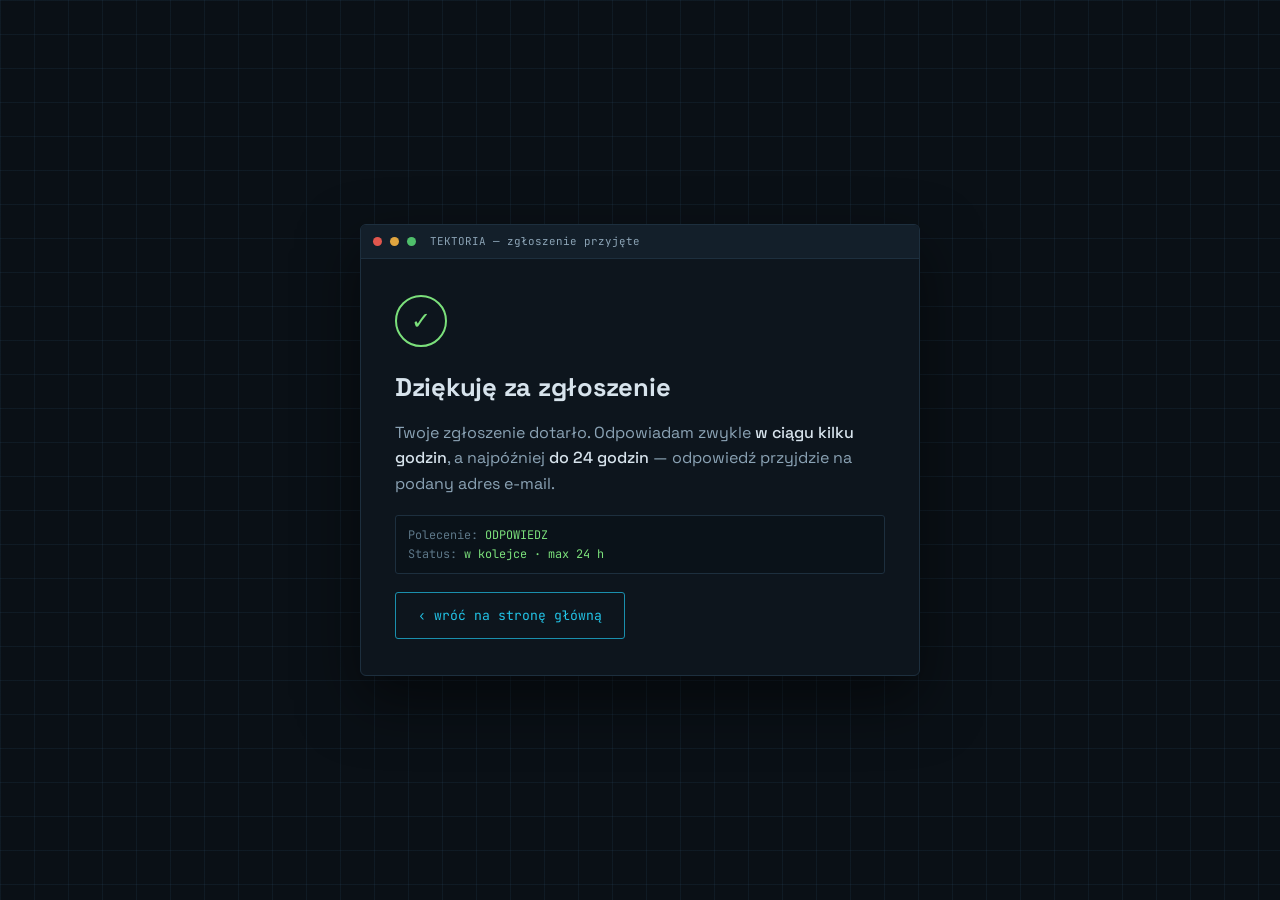
<file: dziekuje.html>
<!DOCTYPE html>
<html lang="pl">
<head>
<meta charset="UTF-8">
<meta name="viewport" content="width=device-width, initial-scale=1.0">
<title>Dziękuję za zgłoszenie — TEKTORIA</title>
<meta name="robots" content="noindex, follow">
<link rel="icon" href="favicon.svg" type="image/svg+xml">
<link rel="alternate icon" href="favicon.ico" sizes="32x32">
<link rel="apple-touch-icon" href="img/apple-touch-icon.png">
<meta name="theme-color" content="#0b1622">
<style>
  /* ---------- fonty hostowane lokalnie (SIL OFL, pliki w /fonts) ----------
     Powod: brak polaczenia z serwerami Google przy kazdym wejsciu = brak
     przekazywania adresu IP odwiedzajacego podmiotowi trzeciemu (RODO). */
  @font-face{font-family:'Space Grotesk';font-style:normal;font-weight:400;font-display:swap;
    src:url('fonts/space-grotesk-latin-ext-400-normal.woff2') format('woff2');unicode-range:U+0100-02BA,U+02BD-02C5,U+02C7-02CC,U+02CE-02D7,U+02DD-02FF,U+0304,U+0308,U+0329,U+1D00-1DBF,U+1E00-1E9F,U+1EF2-1EFF,U+2020,U+20A0-20AB,U+20AD-20C0,U+2113,U+2C60-2C7F,U+A720-A7FF;}
  @font-face{font-family:'Space Grotesk';font-style:normal;font-weight:400;font-display:swap;
    src:url('fonts/space-grotesk-latin-400-normal.woff2') format('woff2');unicode-range:U+0000-00FF,U+0131,U+0152-0153,U+02BB-02BC,U+02C6,U+02DA,U+02DC,U+0304,U+0308,U+0329,U+2000-206F,U+20AC,U+2122,U+2191,U+2193,U+2212,U+2215,U+FEFF,U+FFFD;}
  @font-face{font-family:'Space Grotesk';font-style:normal;font-weight:500;font-display:swap;
    src:url('fonts/space-grotesk-latin-ext-500-normal.woff2') format('woff2');unicode-range:U+0100-02BA,U+02BD-02C5,U+02C7-02CC,U+02CE-02D7,U+02DD-02FF,U+0304,U+0308,U+0329,U+1D00-1DBF,U+1E00-1E9F,U+1EF2-1EFF,U+2020,U+20A0-20AB,U+20AD-20C0,U+2113,U+2C60-2C7F,U+A720-A7FF;}
  @font-face{font-family:'Space Grotesk';font-style:normal;font-weight:500;font-display:swap;
    src:url('fonts/space-grotesk-latin-500-normal.woff2') format('woff2');unicode-range:U+0000-00FF,U+0131,U+0152-0153,U+02BB-02BC,U+02C6,U+02DA,U+02DC,U+0304,U+0308,U+0329,U+2000-206F,U+20AC,U+2122,U+2191,U+2193,U+2212,U+2215,U+FEFF,U+FFFD;}
  @font-face{font-family:'Space Grotesk';font-style:normal;font-weight:600;font-display:swap;
    src:url('fonts/space-grotesk-latin-ext-600-normal.woff2') format('woff2');unicode-range:U+0100-02BA,U+02BD-02C5,U+02C7-02CC,U+02CE-02D7,U+02DD-02FF,U+0304,U+0308,U+0329,U+1D00-1DBF,U+1E00-1E9F,U+1EF2-1EFF,U+2020,U+20A0-20AB,U+20AD-20C0,U+2113,U+2C60-2C7F,U+A720-A7FF;}
  @font-face{font-family:'Space Grotesk';font-style:normal;font-weight:600;font-display:swap;
    src:url('fonts/space-grotesk-latin-600-normal.woff2') format('woff2');unicode-range:U+0000-00FF,U+0131,U+0152-0153,U+02BB-02BC,U+02C6,U+02DA,U+02DC,U+0304,U+0308,U+0329,U+2000-206F,U+20AC,U+2122,U+2191,U+2193,U+2212,U+2215,U+FEFF,U+FFFD;}
  @font-face{font-family:'Space Grotesk';font-style:normal;font-weight:700;font-display:swap;
    src:url('fonts/space-grotesk-latin-ext-700-normal.woff2') format('woff2');unicode-range:U+0100-02BA,U+02BD-02C5,U+02C7-02CC,U+02CE-02D7,U+02DD-02FF,U+0304,U+0308,U+0329,U+1D00-1DBF,U+1E00-1E9F,U+1EF2-1EFF,U+2020,U+20A0-20AB,U+20AD-20C0,U+2113,U+2C60-2C7F,U+A720-A7FF;}
  @font-face{font-family:'Space Grotesk';font-style:normal;font-weight:700;font-display:swap;
    src:url('fonts/space-grotesk-latin-700-normal.woff2') format('woff2');unicode-range:U+0000-00FF,U+0131,U+0152-0153,U+02BB-02BC,U+02C6,U+02DA,U+02DC,U+0304,U+0308,U+0329,U+2000-206F,U+20AC,U+2122,U+2191,U+2193,U+2212,U+2215,U+FEFF,U+FFFD;}
  @font-face{font-family:'JetBrains Mono';font-style:normal;font-weight:400;font-display:swap;
    src:url('fonts/jetbrains-mono-latin-ext-400-normal.woff2') format('woff2');unicode-range:U+0100-02BA,U+02BD-02C5,U+02C7-02CC,U+02CE-02D7,U+02DD-02FF,U+0304,U+0308,U+0329,U+1D00-1DBF,U+1E00-1E9F,U+1EF2-1EFF,U+2020,U+20A0-20AB,U+20AD-20C0,U+2113,U+2C60-2C7F,U+A720-A7FF;}
  @font-face{font-family:'JetBrains Mono';font-style:normal;font-weight:400;font-display:swap;
    src:url('fonts/jetbrains-mono-latin-400-normal.woff2') format('woff2');unicode-range:U+0000-00FF,U+0131,U+0152-0153,U+02BB-02BC,U+02C6,U+02DA,U+02DC,U+0304,U+0308,U+0329,U+2000-206F,U+20AC,U+2122,U+2191,U+2193,U+2212,U+2215,U+FEFF,U+FFFD;}
  @font-face{font-family:'JetBrains Mono';font-style:normal;font-weight:500;font-display:swap;
    src:url('fonts/jetbrains-mono-latin-ext-500-normal.woff2') format('woff2');unicode-range:U+0100-02BA,U+02BD-02C5,U+02C7-02CC,U+02CE-02D7,U+02DD-02FF,U+0304,U+0308,U+0329,U+1D00-1DBF,U+1E00-1E9F,U+1EF2-1EFF,U+2020,U+20A0-20AB,U+20AD-20C0,U+2113,U+2C60-2C7F,U+A720-A7FF;}
  @font-face{font-family:'JetBrains Mono';font-style:normal;font-weight:500;font-display:swap;
    src:url('fonts/jetbrains-mono-latin-500-normal.woff2') format('woff2');unicode-range:U+0000-00FF,U+0131,U+0152-0153,U+02BB-02BC,U+02C6,U+02DA,U+02DC,U+0304,U+0308,U+0329,U+2000-206F,U+20AC,U+2122,U+2191,U+2193,U+2212,U+2215,U+FEFF,U+FFFD;}
  @font-face{font-family:'JetBrains Mono';font-style:normal;font-weight:700;font-display:swap;
    src:url('fonts/jetbrains-mono-latin-ext-700-normal.woff2') format('woff2');unicode-range:U+0100-02BA,U+02BD-02C5,U+02C7-02CC,U+02CE-02D7,U+02DD-02FF,U+0304,U+0308,U+0329,U+1D00-1DBF,U+1E00-1E9F,U+1EF2-1EFF,U+2020,U+20A0-20AB,U+20AD-20C0,U+2113,U+2C60-2C7F,U+A720-A7FF;}
  @font-face{font-family:'JetBrains Mono';font-style:normal;font-weight:700;font-display:swap;
    src:url('fonts/jetbrains-mono-latin-700-normal.woff2') format('woff2');unicode-range:U+0000-00FF,U+0131,U+0152-0153,U+02BB-02BC,U+02C6,U+02DA,U+02DC,U+0304,U+0308,U+0329,U+2000-206F,U+20AC,U+2122,U+2191,U+2193,U+2212,U+2215,U+FEFF,U+FFFD;}


  :root{
    --bg:#0a1016;--bg2:#0d151d;--panel-line:#1d2f3e;
    --grid:rgba(72,132,182,.09);
    --txt:#d7e3ec;--txt-dim:#8ba3b5;
    --cyan:#22c3e6;--cyan-dim:#1a8fad;--orange:#ff6b35;--green:#7be07b;
  }
  *{box-sizing:border-box;}
  body{
    margin:0;min-height:100vh;display:flex;align-items:center;justify-content:center;
    background:var(--bg);color:var(--txt);
    font-family:'Space Grotesk',sans-serif;line-height:1.6;
    background-image:
      linear-gradient(var(--grid) 1px, transparent 1px),
      linear-gradient(90deg, var(--grid) 1px, transparent 1px);
    background-size:34px 34px;
    padding:24px;
  }
  .card{
    max-width:560px;background:var(--bg2);border:1px solid var(--panel-line);
    border-radius:6px;overflow:hidden;box-shadow:0 24px 60px rgba(0,0,0,.5);
  }
  .bar{
    display:flex;align-items:center;gap:8px;background:#131f2a;
    padding:8px 12px;border-bottom:1px solid var(--panel-line);
    font-family:'JetBrains Mono',monospace;font-size:.68rem;color:var(--txt-dim);
  }
  .dot{width:9px;height:9px;border-radius:50%;}
  .dot.r{background:#e0564d;}.dot.y{background:#e0a53f;}.dot.g{background:#4fbf6b;}
  .body{padding:36px 34px;}
  .ok{
    width:52px;height:52px;border:2px solid var(--green);border-radius:50%;
    display:flex;align-items:center;justify-content:center;
    color:var(--green);font-size:1.5rem;margin-bottom:20px;
  }
  h1{font-size:1.6rem;margin:0 0 12px;letter-spacing:-0.01em;}
  p{color:var(--txt-dim);margin:0 0 12px;}
  p strong{color:var(--txt);font-weight:500;}
  .cmd{
    font-family:'JetBrains Mono',monospace;font-size:.74rem;color:var(--green);
    background:#0a1219;border:1px solid var(--panel-line);border-radius:3px;
    padding:10px 12px;margin:18px 0;
  }
  .cmd .dim{color:#5d7788;}
  a.btn{
    display:inline-block;font-family:'JetBrains Mono',monospace;font-size:.82rem;
    padding:12px 22px;border-radius:3px;text-decoration:none;
    color:var(--cyan);border:1.5px solid var(--cyan-dim);transition:all .15s;
  }
  a.btn:hover{border-color:var(--cyan);background:rgba(34,195,230,.08);}
</style>
</head>
<body>
  <div class="card">
    <div class="bar">
      <span class="dot r"></span><span class="dot y"></span><span class="dot g"></span>
      <span style="margin-left:6px;">TEKTORIA — zgłoszenie przyjęte</span>
    </div>
    <div class="body">
      <div class="ok">✓</div>
      <h1>Dziękuję za zgłoszenie</h1>
      <p>Twoje zgłoszenie dotarło. Odpowiadam zwykle <strong>w ciągu kilku godzin</strong>, a najpóźniej <strong>do 24 godzin</strong> — odpowiedź przyjdzie na podany adres e-mail.</p>
      <div class="cmd"><span class="dim">Polecenie:</span> ODPOWIEDZ<br><span class="dim">Status:</span> w kolejce · max 24 h</div>
      <a class="btn" href="index.html">‹ wróć na stronę główną</a>
    </div>
  </div>
</body>
</html>
</file>
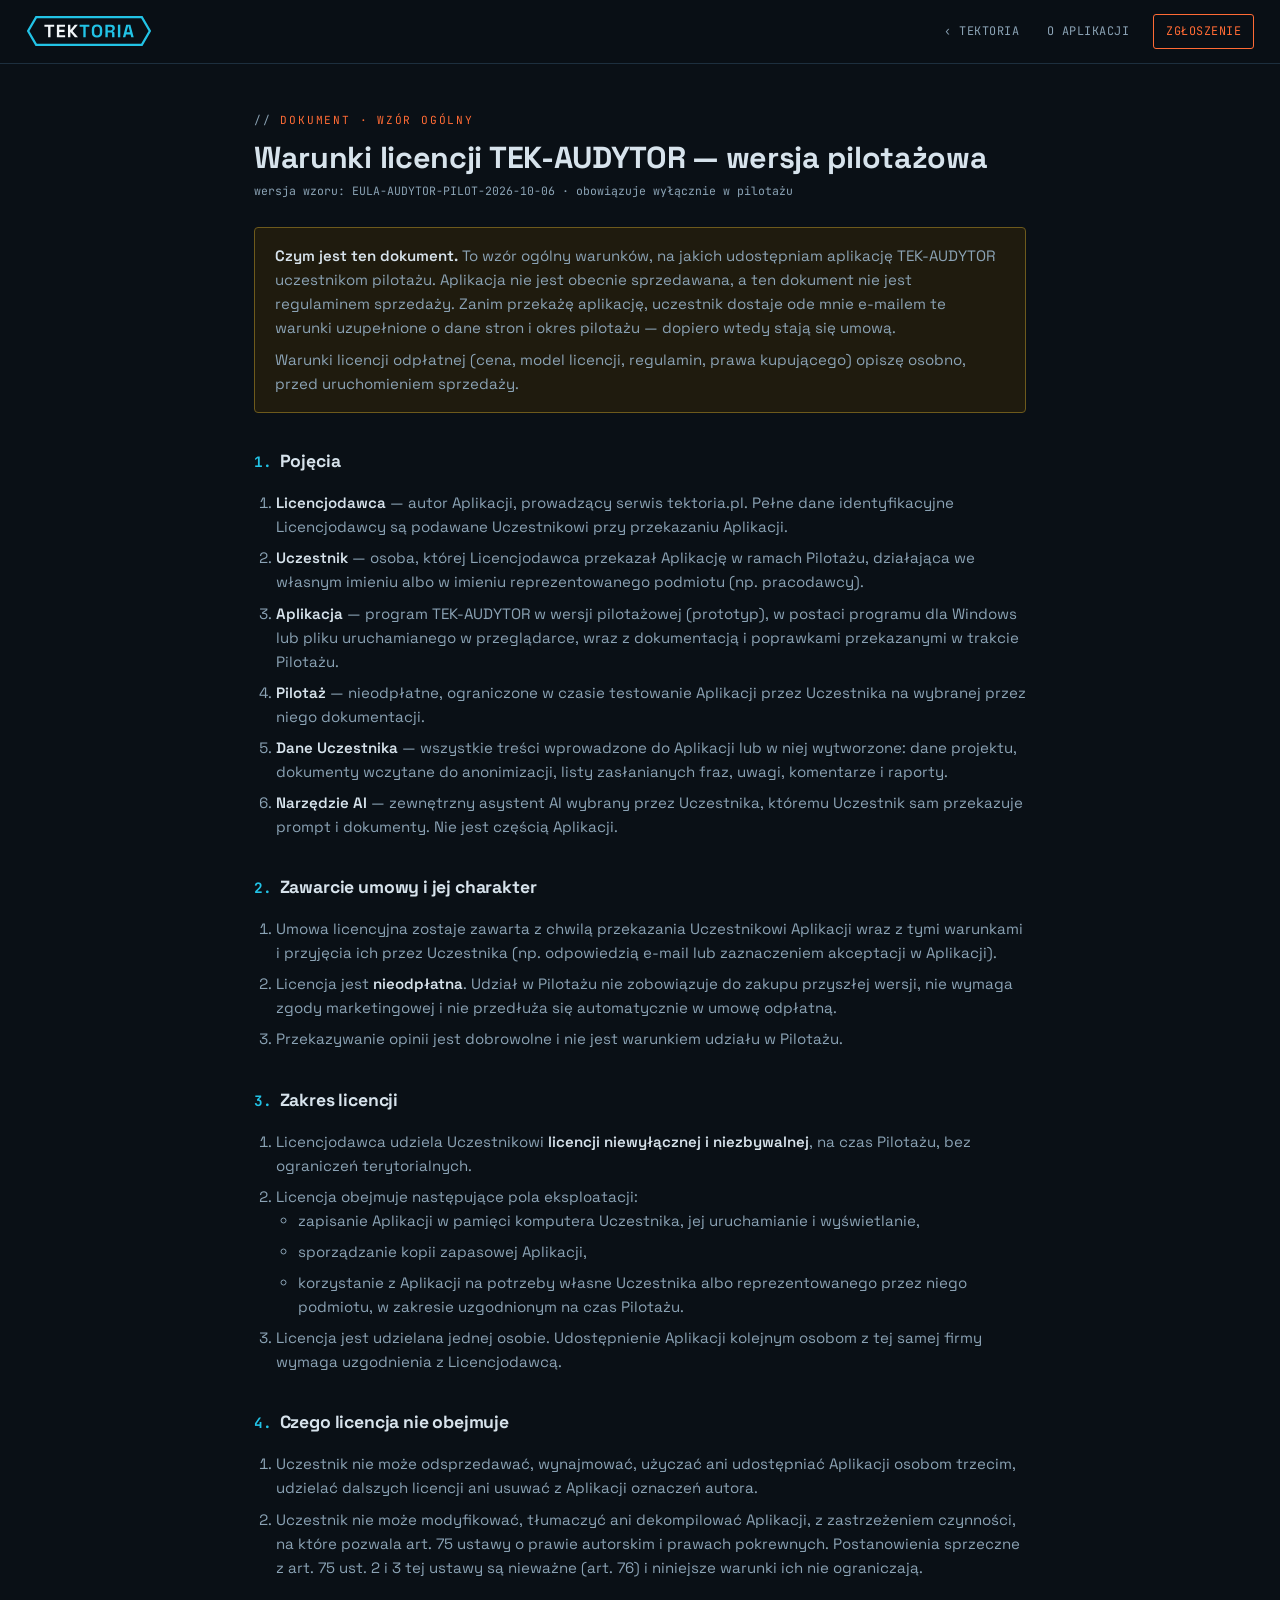
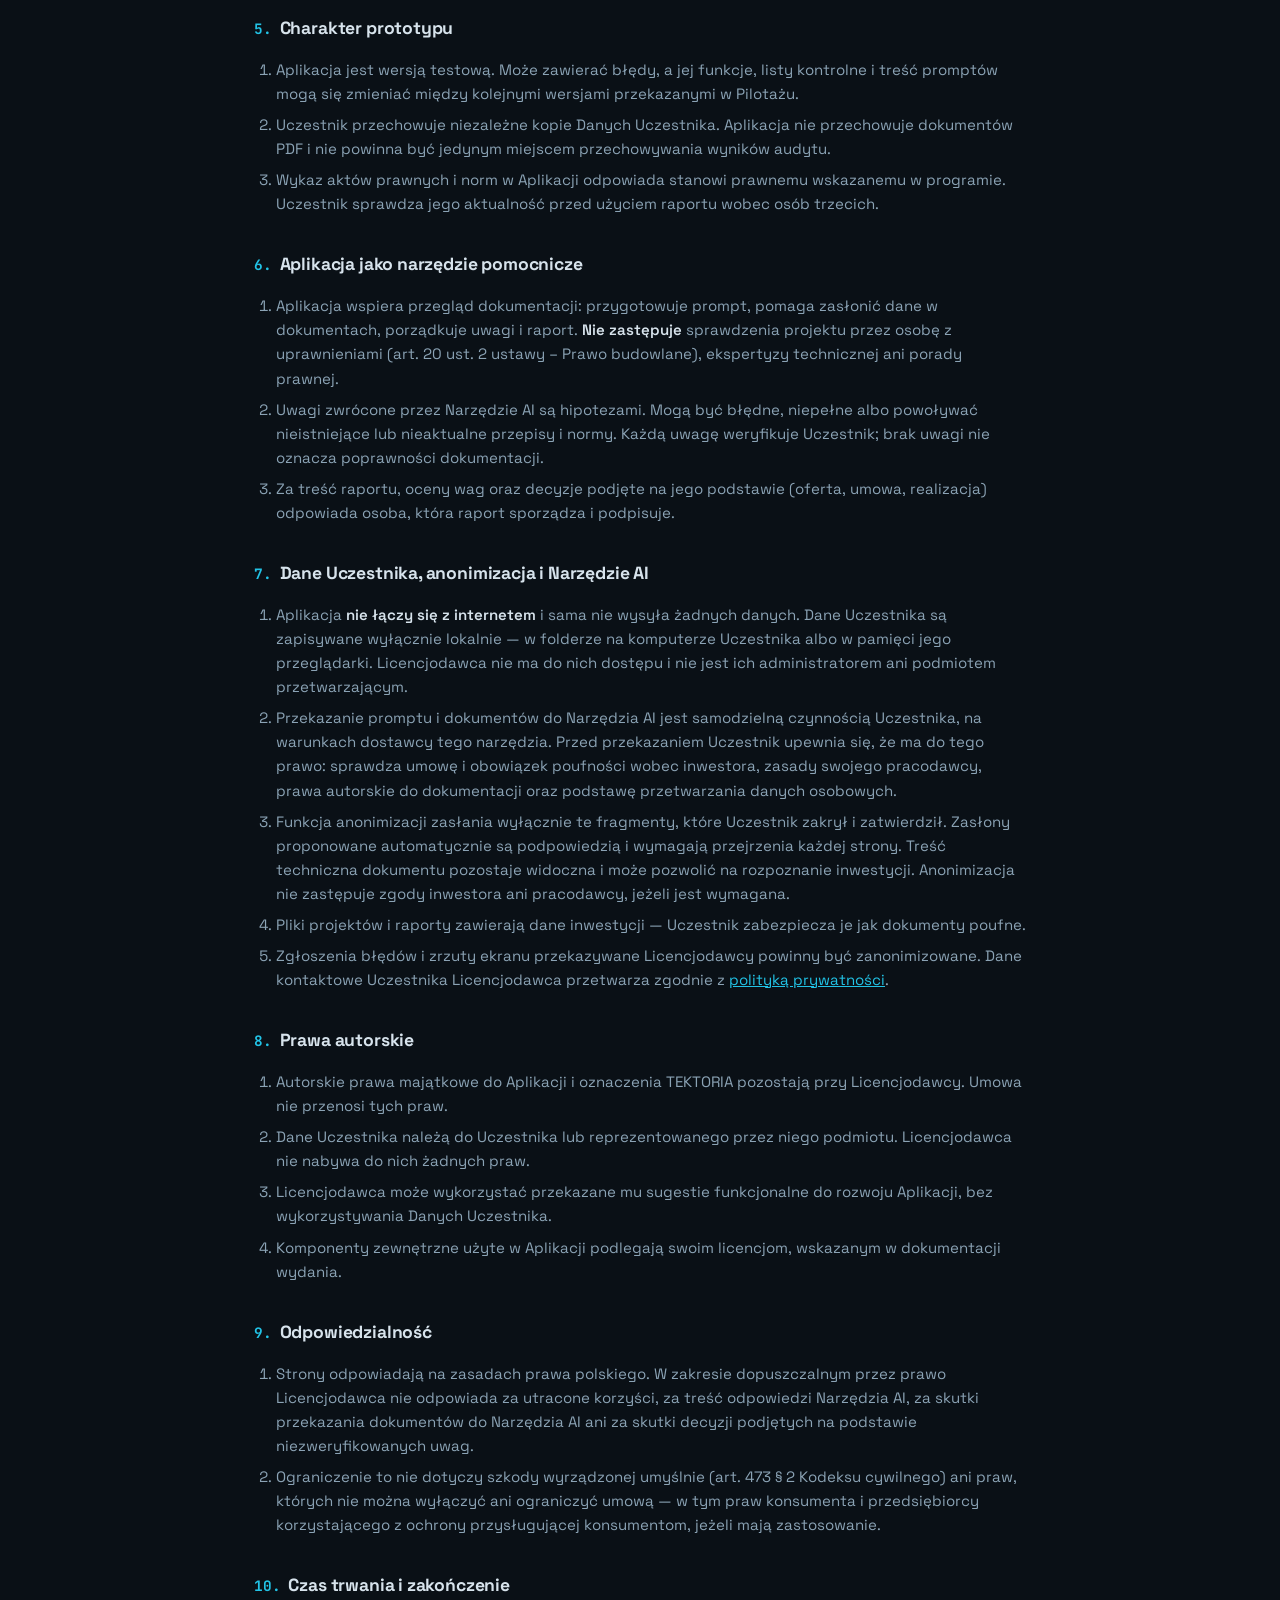
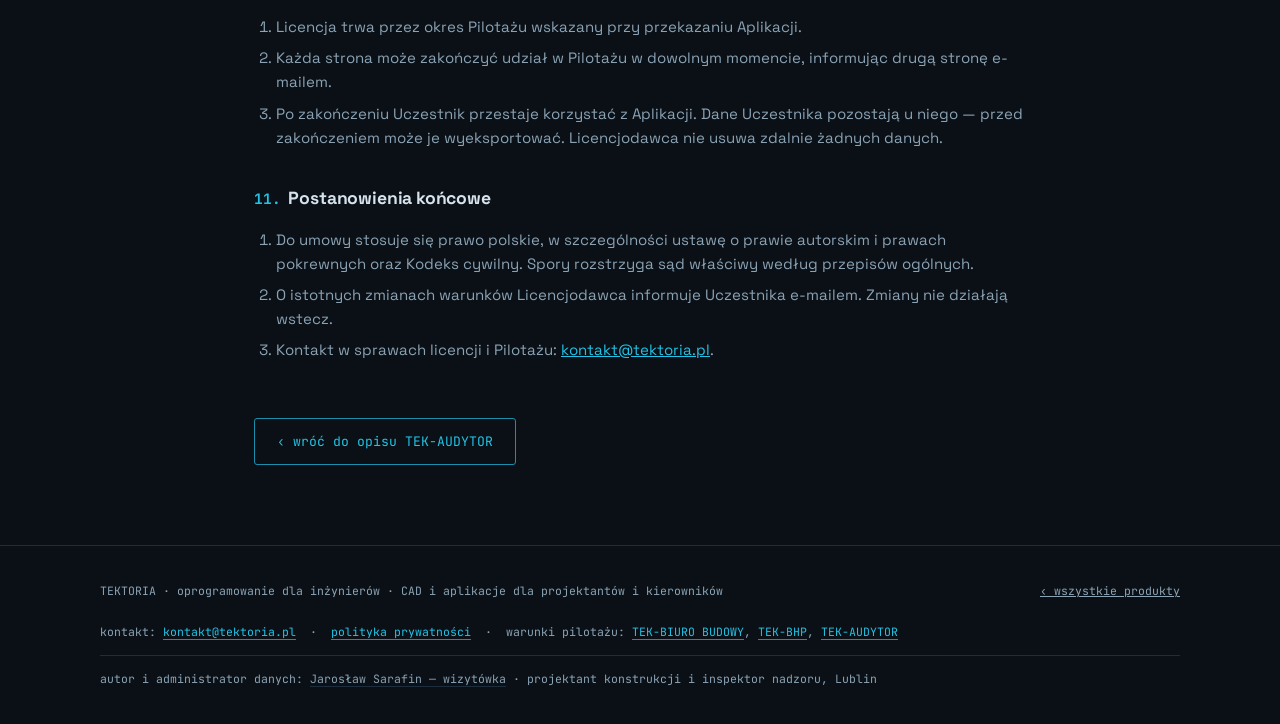
<file: eula-tek-audytor.html>
<!DOCTYPE html>
<html lang="pl">
<head>
<meta charset="UTF-8">
<meta name="viewport" content="width=device-width, initial-scale=1.0">
<title>Warunki licencji TEK-AUDYTOR — wersja pilotażowa | TEKTORIA</title>
<meta name="description" content="Wzór ogólny warunków nieodpłatnej licencji na wersję pilotażową aplikacji TEK-AUDYTOR: zakres, dane lokalne, anonimizacja, narzędzie AI, odpowiedzialność.">
<meta name="robots" content="index, follow">
<link rel="canonical" href="https://tektoria.pl/eula-tek-audytor.html">
<link rel="icon" href="favicon.svg" type="image/svg+xml">
<link rel="alternate icon" href="favicon.ico" sizes="32x32">
<link rel="apple-touch-icon" href="img/apple-touch-icon.png">
<meta name="theme-color" content="#0b1622">

<style>
  /* ---------- fonty hostowane lokalnie (SIL OFL, pliki w /fonts) ----------
     Powod: brak polaczenia z serwerami Google przy kazdym wejsciu = brak
     przekazywania adresu IP odwiedzajacego podmiotowi trzeciemu (RODO). */
  @font-face{font-family:'Space Grotesk';font-style:normal;font-weight:400;font-display:swap;
    src:url('fonts/space-grotesk-latin-ext-400-normal.woff2') format('woff2');unicode-range:U+0100-02BA,U+02BD-02C5,U+02C7-02CC,U+02CE-02D7,U+02DD-02FF,U+0304,U+0308,U+0329,U+1D00-1DBF,U+1E00-1E9F,U+1EF2-1EFF,U+2020,U+20A0-20AB,U+20AD-20C0,U+2113,U+2C60-2C7F,U+A720-A7FF;}
  @font-face{font-family:'Space Grotesk';font-style:normal;font-weight:400;font-display:swap;
    src:url('fonts/space-grotesk-latin-400-normal.woff2') format('woff2');unicode-range:U+0000-00FF,U+0131,U+0152-0153,U+02BB-02BC,U+02C6,U+02DA,U+02DC,U+0304,U+0308,U+0329,U+2000-206F,U+20AC,U+2122,U+2191,U+2193,U+2212,U+2215,U+FEFF,U+FFFD;}
  @font-face{font-family:'Space Grotesk';font-style:normal;font-weight:500;font-display:swap;
    src:url('fonts/space-grotesk-latin-ext-500-normal.woff2') format('woff2');unicode-range:U+0100-02BA,U+02BD-02C5,U+02C7-02CC,U+02CE-02D7,U+02DD-02FF,U+0304,U+0308,U+0329,U+1D00-1DBF,U+1E00-1E9F,U+1EF2-1EFF,U+2020,U+20A0-20AB,U+20AD-20C0,U+2113,U+2C60-2C7F,U+A720-A7FF;}
  @font-face{font-family:'Space Grotesk';font-style:normal;font-weight:500;font-display:swap;
    src:url('fonts/space-grotesk-latin-500-normal.woff2') format('woff2');unicode-range:U+0000-00FF,U+0131,U+0152-0153,U+02BB-02BC,U+02C6,U+02DA,U+02DC,U+0304,U+0308,U+0329,U+2000-206F,U+20AC,U+2122,U+2191,U+2193,U+2212,U+2215,U+FEFF,U+FFFD;}
  @font-face{font-family:'Space Grotesk';font-style:normal;font-weight:600;font-display:swap;
    src:url('fonts/space-grotesk-latin-ext-600-normal.woff2') format('woff2');unicode-range:U+0100-02BA,U+02BD-02C5,U+02C7-02CC,U+02CE-02D7,U+02DD-02FF,U+0304,U+0308,U+0329,U+1D00-1DBF,U+1E00-1E9F,U+1EF2-1EFF,U+2020,U+20A0-20AB,U+20AD-20C0,U+2113,U+2C60-2C7F,U+A720-A7FF;}
  @font-face{font-family:'Space Grotesk';font-style:normal;font-weight:600;font-display:swap;
    src:url('fonts/space-grotesk-latin-600-normal.woff2') format('woff2');unicode-range:U+0000-00FF,U+0131,U+0152-0153,U+02BB-02BC,U+02C6,U+02DA,U+02DC,U+0304,U+0308,U+0329,U+2000-206F,U+20AC,U+2122,U+2191,U+2193,U+2212,U+2215,U+FEFF,U+FFFD;}
  @font-face{font-family:'Space Grotesk';font-style:normal;font-weight:700;font-display:swap;
    src:url('fonts/space-grotesk-latin-ext-700-normal.woff2') format('woff2');unicode-range:U+0100-02BA,U+02BD-02C5,U+02C7-02CC,U+02CE-02D7,U+02DD-02FF,U+0304,U+0308,U+0329,U+1D00-1DBF,U+1E00-1E9F,U+1EF2-1EFF,U+2020,U+20A0-20AB,U+20AD-20C0,U+2113,U+2C60-2C7F,U+A720-A7FF;}
  @font-face{font-family:'Space Grotesk';font-style:normal;font-weight:700;font-display:swap;
    src:url('fonts/space-grotesk-latin-700-normal.woff2') format('woff2');unicode-range:U+0000-00FF,U+0131,U+0152-0153,U+02BB-02BC,U+02C6,U+02DA,U+02DC,U+0304,U+0308,U+0329,U+2000-206F,U+20AC,U+2122,U+2191,U+2193,U+2212,U+2215,U+FEFF,U+FFFD;}
  @font-face{font-family:'JetBrains Mono';font-style:normal;font-weight:400;font-display:swap;
    src:url('fonts/jetbrains-mono-latin-ext-400-normal.woff2') format('woff2');unicode-range:U+0100-02BA,U+02BD-02C5,U+02C7-02CC,U+02CE-02D7,U+02DD-02FF,U+0304,U+0308,U+0329,U+1D00-1DBF,U+1E00-1E9F,U+1EF2-1EFF,U+2020,U+20A0-20AB,U+20AD-20C0,U+2113,U+2C60-2C7F,U+A720-A7FF;}
  @font-face{font-family:'JetBrains Mono';font-style:normal;font-weight:400;font-display:swap;
    src:url('fonts/jetbrains-mono-latin-400-normal.woff2') format('woff2');unicode-range:U+0000-00FF,U+0131,U+0152-0153,U+02BB-02BC,U+02C6,U+02DA,U+02DC,U+0304,U+0308,U+0329,U+2000-206F,U+20AC,U+2122,U+2191,U+2193,U+2212,U+2215,U+FEFF,U+FFFD;}
  @font-face{font-family:'JetBrains Mono';font-style:normal;font-weight:500;font-display:swap;
    src:url('fonts/jetbrains-mono-latin-ext-500-normal.woff2') format('woff2');unicode-range:U+0100-02BA,U+02BD-02C5,U+02C7-02CC,U+02CE-02D7,U+02DD-02FF,U+0304,U+0308,U+0329,U+1D00-1DBF,U+1E00-1E9F,U+1EF2-1EFF,U+2020,U+20A0-20AB,U+20AD-20C0,U+2113,U+2C60-2C7F,U+A720-A7FF;}
  @font-face{font-family:'JetBrains Mono';font-style:normal;font-weight:500;font-display:swap;
    src:url('fonts/jetbrains-mono-latin-500-normal.woff2') format('woff2');unicode-range:U+0000-00FF,U+0131,U+0152-0153,U+02BB-02BC,U+02C6,U+02DA,U+02DC,U+0304,U+0308,U+0329,U+2000-206F,U+20AC,U+2122,U+2191,U+2193,U+2212,U+2215,U+FEFF,U+FFFD;}
  @font-face{font-family:'JetBrains Mono';font-style:normal;font-weight:700;font-display:swap;
    src:url('fonts/jetbrains-mono-latin-ext-700-normal.woff2') format('woff2');unicode-range:U+0100-02BA,U+02BD-02C5,U+02C7-02CC,U+02CE-02D7,U+02DD-02FF,U+0304,U+0308,U+0329,U+1D00-1DBF,U+1E00-1E9F,U+1EF2-1EFF,U+2020,U+20A0-20AB,U+20AD-20C0,U+2113,U+2C60-2C7F,U+A720-A7FF;}
  @font-face{font-family:'JetBrains Mono';font-style:normal;font-weight:700;font-display:swap;
    src:url('fonts/jetbrains-mono-latin-700-normal.woff2') format('woff2');unicode-range:U+0000-00FF,U+0131,U+0152-0153,U+02BB-02BC,U+02C6,U+02DA,U+02DC,U+0304,U+0308,U+0329,U+2000-206F,U+20AC,U+2122,U+2191,U+2193,U+2212,U+2215,U+FEFF,U+FFFD;}


  :root{
    --bg:#0a1016;
    --bg2:#0d151d;
    --panel:#101b25;
    --panel-line:#1d2f3e;
    --grid:rgba(72,132,182,.09);
    --txt:#d7e3ec;
    --txt-dim:#8ba3b5;
    --cyan:#22c3e6;        /* cyjan z logo TEKTORIA v4 (28.09.2026) */
    --cyan-dim:#1a8fad;
    --amber:#ffb24d;
    --orange:#ff6b35;
    --green:#7be07b;
    --sel-blue:#2c76b8;
    --radius:3px;
  }
  *{box-sizing:border-box;}
  html{scroll-behavior:smooth;}
  body{
    margin:0;
    background:var(--bg);
    color:var(--txt);
    font-family:'Space Grotesk',sans-serif;
    line-height:1.6;
    -webkit-font-smoothing:antialiased;
  }
  h1,h2,h3{margin:0;letter-spacing:-0.01em;}
  code,.mono{font-family:'JetBrains Mono',monospace;}
  a{color:var(--cyan);}
  ::selection{background:var(--sel-blue);color:#fff;}

  .cadgrid{
    background-image:
      linear-gradient(var(--grid) 1px, transparent 1px),
      linear-gradient(90deg, var(--grid) 1px, transparent 1px);
    background-size:34px 34px;
  }

  /* ---------- topbar ---------- */
  header.top{
    position:sticky;top:0;z-index:50;
    background:rgba(10,16,22,.92);
    backdrop-filter:blur(6px);
    border-bottom:1px solid var(--panel-line);
    display:flex;align-items:center;justify-content:space-between;
    padding:14px 26px;
  }
  .brand{display:flex;align-items:center;gap:14px;text-decoration:none;color:inherit;}
  .brand .logo{display:block;height:32px;width:auto;}
  .brand .tag{font-family:'JetBrains Mono',monospace;font-size:.62rem;color:var(--txt-dim);letter-spacing:.1em;
    border-left:1px solid var(--panel-line);padding-left:14px;line-height:1.35;white-space:nowrap;}
  @media(max-width:1480px){.brand .tag{display:none;}}
  header.top nav{display:flex;align-items:center;gap:4px;}
  header.top nav a{
    color:var(--txt-dim);text-decoration:none;
    font-family:'JetBrains Mono',monospace;font-size:.74rem;letter-spacing:.04em;
    padding:7px 12px;border-radius:3px;
  }
  header.top nav a:hover{color:var(--cyan);background:rgba(34,195,230,.07);}
  header.top nav a.cta{
    border:1px solid var(--orange);color:var(--orange);margin-left:8px;
  }
  header.top nav a.cta:hover{background:var(--orange);color:#0a1016;}
  @media(max-width:1160px){header.top nav a:not(.cta){display:none;}}

  /* ---------- hero: fake ZWCAD viewport ---------- */
  .hero{padding:64px 24px 40px;position:relative;overflow:hidden;}
  .hero-inner{max-width:1080px;margin:0 auto;display:grid;grid-template-columns:1fr 1fr;gap:44px;align-items:center;}
  @media(max-width:920px){.hero-inner{grid-template-columns:1fr;}}
  .hero h1{
    font-size:clamp(1.9rem,4.4vw,3rem);
    font-weight:700;line-height:1.1;
  }
  .hero h1 .hl{color:var(--cyan);}
  .hero h1 .strike{color:var(--txt-dim);text-decoration:line-through;text-decoration-color:var(--orange);text-decoration-thickness:3px;}
  .hero p.lead{color:var(--txt-dim);font-size:1.08rem;max-width:48ch;margin-top:20px;}
  .hero .ctas{margin-top:30px;display:flex;gap:14px;flex-wrap:wrap;}
  .btn{
    display:inline-block;font-family:'JetBrains Mono',monospace;font-size:.82rem;
    padding:13px 24px;border-radius:var(--radius);text-decoration:none;
    border:1.5px solid transparent;cursor:pointer;transition:all .15s ease;
  }
  .btn-primary{background:var(--orange);color:#0a1016;font-weight:700;}
  .btn-primary:hover{background:#ff8556;transform:translateY(-2px);box-shadow:0 6px 22px rgba(255,107,53,.28);}
  .btn-ghost{color:var(--cyan);border-color:var(--cyan-dim);}
  .btn-ghost:hover{border-color:var(--cyan);background:rgba(34,195,230,.08);}
  .hero-badges{
    margin-top:34px;display:flex;gap:20px;flex-wrap:wrap;
    font-family:'JetBrains Mono',monospace;font-size:.7rem;color:var(--txt-dim);
  }
  .hero-badges span::before{content:"▸ ";color:var(--cyan);}

  /* fake CAD window */
  .cadwin{
    border:1px solid var(--panel-line);border-radius:6px;overflow:hidden;
    background:var(--bg2);box-shadow:0 24px 60px rgba(0,0,0,.5);
  }
  .cadwin .bar{
    display:flex;align-items:center;gap:8px;
    background:#131f2a;padding:8px 12px;border-bottom:1px solid var(--panel-line);
    font-family:'JetBrains Mono',monospace;font-size:.68rem;color:var(--txt-dim);
  }
  .cadwin .bar .dot{width:9px;height:9px;border-radius:50%;background:#22384a;}
  .cadwin .bar .dot.r{background:#e0564d;}
  .cadwin .bar .dot.y{background:#e0a53f;}
  .cadwin .bar .dot.g{background:#4fbf6b;}
  .cadwin .bar .ttl{margin-left:6px;}
  .cadwin .viewport{
    position:relative;aspect-ratio:4/3.1;
    background-image:
      linear-gradient(var(--grid) 1px, transparent 1px),
      linear-gradient(90deg, var(--grid) 1px, transparent 1px);
    background-size:26px 26px;background-color:#0b141c;
  }
  .cadwin .ucs{position:absolute;left:10px;bottom:10px;opacity:.7;}
  .cadwin .cross{position:absolute;pointer-events:none;opacity:.35;}
  .cadwin .cmdline{
    background:#0a1219;border-top:1px solid var(--panel-line);
    padding:9px 12px;font-family:'JetBrains Mono',monospace;font-size:.76rem;
    color:var(--green);min-height:56px;
  }
  .cmdline .hist{color:#5d7788;font-size:.68rem;line-height:1.5;}
  .cmdline .cur .prompt{color:var(--txt-dim);}
  .cmdline .caret{
    display:inline-block;width:8px;height:14px;background:var(--green);
    vertical-align:-2px;animation:blink 1s steps(1) infinite;
  }
  @keyframes blink{50%{opacity:0;}}

  #hebDraw path.steel{
    stroke:var(--cyan);stroke-width:2;fill:none;
    stroke-linejoin:round;
  }
  #hebDraw .axis{stroke:var(--orange);stroke-width:1;stroke-dasharray:10 4 2 4;opacity:0;}
  #hebDraw .dim{stroke:#6f93ad;stroke-width:1;opacity:0;}
  #hebDraw text{font-family:'JetBrains Mono',monospace;font-size:11px;fill:#9fc0d6;opacity:0;}
  #hebDraw .dimshow{transition:opacity .5s;}
  #paramTbl{
    position:absolute;right:12px;top:12px;
    background:rgba(13,21,29,.94);border:1px solid var(--panel-line);border-radius:3px;
    font-family:'JetBrains Mono',monospace;font-size:.62rem;color:var(--txt-dim);
    padding:8px 10px;opacity:0;transform:translateY(-6px);transition:all .6s ease;
  }
  #paramTbl.show{opacity:1;transform:translateY(0);}
  #paramTbl .h{color:var(--cyan);font-weight:700;margin-bottom:3px;}
  #paramTbl td{padding:1px 6px 1px 0;}
  #paramTbl td:last-child{color:var(--txt);text-align:right;}

  /* ---------- stats strip ---------- */
  .stats{border-top:1px solid var(--panel-line);border-bottom:1px solid var(--panel-line);background:var(--bg2);}
  .stats .wrap{
    max-width:1080px;margin:0 auto;padding:28px 24px;
    display:grid;grid-template-columns:repeat(4,1fr);gap:22px;
  }
  @media(max-width:820px){.stats .wrap{grid-template-columns:repeat(2,1fr);}}
  .stat .n{font-family:'JetBrains Mono',monospace;font-size:1.7rem;font-weight:700;color:var(--cyan);}
  .stat .l{font-size:.82rem;color:var(--txt-dim);margin-top:2px;}

  /* ---------- sections ---------- */
  section{padding:78px 24px;}
  .wrap{max-width:1080px;margin:0 auto;}
  .eyebrow{
    font-family:'JetBrains Mono',monospace;font-size:.7rem;letter-spacing:.16em;
    text-transform:uppercase;color:var(--orange);
  }
  .eyebrow::before{content:"// ";color:var(--txt-dim);}
  h2.sec{font-size:clamp(1.55rem,3.2vw,2.2rem);margin-top:10px;max-width:24ch;}
  p.sec-lead{color:var(--txt-dim);max-width:60ch;margin-top:14px;}

  /* reveal on scroll */
  .rv{opacity:0;transform:translateY(22px);transition:opacity .7s ease,transform .7s ease;}
  .rv.in{opacity:1;transform:none;}

  /* ---------- product layout ---------- */
  .prod{
    display:grid;grid-template-columns:1.05fr .95fr;gap:40px;align-items:start;
    margin-top:44px;
  }
  @media(max-width:880px){.prod{grid-template-columns:1fr;}}
  .prod .cmd-chip,.pc-body .cmd-chip{
    display:inline-block;font-family:'JetBrains Mono',monospace;font-size:.7rem;
    background:#0a1219;border:1px solid var(--panel-line);color:var(--green);
    padding:4px 10px;border-radius:3px;margin-bottom:14px;
  }
  .prod h3{font-size:1.5rem;}
  .pc-body .cmd-chip{align-self:flex-start;}
  .prod .file,.pc-body .file{font-family:'JetBrains Mono',monospace;font-size:.74rem;color:var(--txt-dim);margin-top:4px;}
  .prod p.desc{color:var(--txt-dim);margin-top:16px;}
  ul.feats{list-style:none;padding:0;margin:20px 0 0;}
  ul.feats li{
    padding:9px 0 9px 26px;position:relative;font-size:.94rem;
    border-bottom:1px dashed var(--panel-line);
  }
  ul.feats li::before{
    content:"＋";position:absolute;left:0;color:var(--cyan);
    font-family:'JetBrains Mono',monospace;
  }
  .priceline{
    display:flex;align-items:center;gap:18px;margin-top:26px;flex-wrap:wrap;
  }
  .priceline .price{
    font-family:'JetBrains Mono',monospace;font-size:1.7rem;font-weight:700;color:var(--amber);
  }
  .priceline .price small{font-size:.66rem;color:var(--txt-dim);display:block;font-weight:400;}
  .doc-links{display:flex;gap:10px;flex-wrap:wrap;margin-top:20px;}
  .doc-soon{color:var(--txt-dim);opacity:.75;border-style:dashed;cursor:default;}
  .doc-link{
    font-family:'JetBrains Mono',monospace;font-size:.72rem;
    padding:8px 12px;border:1px solid var(--panel-line);border-radius:3px;
    color:var(--txt-dim);text-decoration:none;background:var(--bg2);
  }
  .doc-link:hover{border-color:var(--cyan);color:var(--cyan);}
  .compat{
    font-family:'JetBrains Mono',monospace;font-size:.68rem;color:var(--green);
    margin-top:18px;
  }
  .compat::before{content:"✓ ";}

  /* ---------- TEK-CALC: wideo + cennik modułowy ---------- */
  .calc-video{margin-top:40px;border:1px solid var(--panel-line);border-radius:6px;
    background:#0b141c;overflow:hidden;}
  .calc-video video{display:block;width:100%;height:auto;background:#0b141c;}
  .calc-video .vcap{
    font-family:'JetBrains Mono',monospace;font-size:.7rem;color:var(--txt-dim);
    padding:9px 12px;background:#0d1620;border-top:1px solid var(--panel-line);
  }
  .modprice{margin-top:46px;border:1px solid var(--panel-line);border-radius:6px;
    background:var(--bg2);overflow:hidden;}
  .modprice .mp-head{
    display:flex;align-items:baseline;justify-content:space-between;gap:14px;flex-wrap:wrap;
    padding:16px 18px;border-bottom:1px solid var(--panel-line);background:var(--panel);
  }
  .modprice .mp-head h3{font-size:1.12rem;}
  .modprice .mp-head span{font-family:'JetBrains Mono',monospace;font-size:.72rem;color:var(--txt-dim);}
  .mp-row{
    display:grid;grid-template-columns:minmax(0,1.15fr) minmax(0,1.5fr) auto;
    gap:14px;align-items:baseline;padding:11px 18px;
    border-bottom:1px dashed var(--panel-line);font-size:.9rem;
  }
  .mp-row:last-child{border-bottom:none;}
  .mp-row .mp-n{font-weight:600;}
  .mp-row .mp-d{color:var(--txt-dim);font-size:.83rem;}
  .mp-row .mp-p{font-family:'JetBrains Mono',monospace;color:var(--amber);
    font-size:.92rem;font-weight:700;text-align:right;white-space:nowrap;}
  .mp-sum{
    display:flex;justify-content:space-between;gap:14px;flex-wrap:wrap;
    padding:13px 18px;background:var(--panel);border-top:1px solid var(--panel-line);
    font-family:'JetBrains Mono',monospace;font-size:.8rem;color:var(--txt-dim);
  }
  .mp-sum b{color:var(--txt);}
  .modprice.limits .mp-row{grid-template-columns:minmax(0,1.05fr) minmax(0,2fr);}
  @media(max-width:720px){
    .mp-row{grid-template-columns:1fr auto;}
    .modprice.limits .mp-row{grid-template-columns:1fr;}
    .mp-row .mp-d{grid-column:1 / -1;}
  }

  /* frame player (screeny) */
  .frame-player{border:1px solid var(--panel-line);border-radius:6px;background:var(--bg2);overflow:hidden;}
  .fp-stage{position:relative;aspect-ratio:16/9;background:#0b141c;overflow:hidden;}
  .fp-img{position:absolute;inset:0;width:100%;height:100%;object-fit:contain;background:#0b141c;opacity:0;transition:opacity .35s;}
  .fp-placeholder-frame{
    position:absolute;inset:0;display:flex;flex-direction:column;align-items:center;justify-content:center;gap:8px;
    background:repeating-linear-gradient(135deg, rgba(72,132,182,.06) 0 12px, transparent 12px 24px),#0b141c;
    color:var(--txt-dim);font-family:'JetBrains Mono',monospace;font-size:.8rem;text-align:center;padding:0 24px;
    opacity:0;transition:opacity .35s;
  }
  .fp-placeholder-frame .n{font-size:1.7rem;font-weight:700;color:var(--orange);}
  .fp-caption{
    position:absolute;left:0;right:0;bottom:0;padding:10px 14px 12px;
    background:linear-gradient(0deg, rgba(11,20,28,.97) 0%, rgba(11,20,28,.93) 58%, rgba(11,20,28,0) 100%);
    color:var(--txt);font-family:'JetBrains Mono',monospace;font-size:.72rem;
  }
  .fp-progress{position:absolute;top:0;left:0;right:0;display:flex;gap:3px;padding:8px 10px 0;}
  .fp-progress .seg{flex:1;height:3px;background:rgba(215,227,236,.18);border-radius:2px;overflow:hidden;}
  .fp-progress .seg i{display:block;height:100%;width:0%;background:var(--orange);}
  .fp-progress .seg.done i{width:100%;}
  .fp-controls{display:flex;align-items:center;justify-content:space-between;padding:8px 12px;background:#0d1620;}
  .fp-controls button{
    background:transparent;border:1px solid var(--panel-line);color:var(--txt-dim);
    font-family:'JetBrains Mono',monospace;font-size:.74rem;border-radius:3px;padding:5px 11px;cursor:pointer;
  }
  .fp-controls button:hover{border-color:var(--cyan);color:var(--cyan);}
  .fp-frame-idx{font-family:'JetBrains Mono',monospace;font-size:.68rem;color:var(--txt-dim);}
  .media-note{
    margin-top:10px;font-family:'JetBrains Mono',monospace;font-size:.66rem;color:#5d7788;
  }

  /* ---------- bundle ---------- */
  .bundle{
    margin-top:70px;border:1px solid var(--cyan-dim);border-radius:6px;
    background:linear-gradient(135deg, #0d1a20, #0f2231);
    padding:38px 34px;display:flex;justify-content:space-between;align-items:center;gap:26px;flex-wrap:wrap;
    position:relative;overflow:hidden;
  }
  .bundle::after{
    content:"";position:absolute;right:-60px;top:-60px;width:220px;height:220px;
    border:1px dashed rgba(34,195,230,.25);border-radius:50%;
  }
  .bundle .save{
    display:inline-block;font-family:'JetBrains Mono',monospace;font-size:.7rem;
    color:#0a1016;background:var(--cyan);padding:3px 10px;border-radius:3px;font-weight:700;
  }
  .bundle h3{font-size:1.4rem;margin-top:12px;}
  .bundle p{color:var(--txt-dim);max-width:46ch;margin-top:8px;font-size:.94rem;}
  .bundle .bprice{font-family:'JetBrains Mono',monospace;font-size:2rem;font-weight:700;color:var(--amber);}
  .bundle .bprice small{display:block;font-size:.68rem;color:var(--txt-dim);font-weight:400;}

  /* ---------- darmowe lispy ---------- */
  .freegrid{
    display:grid;grid-template-columns:repeat(auto-fit,minmax(250px,1fr));
    gap:16px;margin-top:40px;
  }
  .freecard{
    border:1px solid var(--panel-line);border-radius:6px;background:var(--bg2);
    padding:22px;display:flex;flex-direction:column;gap:10px;
  }
  .freecard .fname{font-family:'JetBrains Mono',monospace;font-size:.78rem;color:var(--green);}
  .freecard h3{font-size:1.05rem;}
  .freecard p{color:var(--txt-dim);font-size:.88rem;margin:0;flex:1;}
  .freecard .dl{
    display:inline-flex;align-items:center;gap:8px;align-self:flex-start;
    font-family:'JetBrains Mono',monospace;font-size:.76rem;
    color:var(--cyan);text-decoration:none;
    border:1px solid var(--cyan-dim);border-radius:3px;padding:9px 14px;
    transition:all .15s;
  }
  .freecard .dl:hover{background:rgba(34,195,230,.1);border-color:var(--cyan);}
  .free-note{
    margin-top:22px;font-size:.84rem;color:var(--txt-dim);max-width:70ch;
  }

  /* ---------- FAQ ---------- */
  .faq{max-width:760px;margin:40px auto 0;}
  .faq details{
    border:1px solid var(--panel-line);border-radius:4px;background:var(--bg2);
    margin-bottom:10px;overflow:hidden;
  }
  .faq summary{
    cursor:pointer;padding:16px 18px;font-weight:500;list-style:none;
    display:flex;justify-content:space-between;align-items:center;gap:12px;
  }
  .faq summary::-webkit-details-marker{display:none;}
  .faq summary::after{
    content:"+";font-family:'JetBrains Mono',monospace;color:var(--cyan);font-size:1.1rem;flex:0 0 auto;
  }
  .faq details[open] summary::after{content:"–";}
  .faq .a{padding:0 18px 16px;color:var(--txt-dim);font-size:.93rem;}

  /* ---------- form ---------- */
  .order-sec{background:var(--bg2);border-top:1px solid var(--panel-line);}
  form.order{
    background:var(--panel);border:1px solid var(--panel-line);border-radius:6px;
    padding:34px;margin-top:34px;max-width:680px;
  }
  .form-row{margin-bottom:20px;}
  .form-row label{
    display:block;font-family:'JetBrains Mono',monospace;font-size:.7rem;
    letter-spacing:.06em;text-transform:uppercase;color:var(--txt-dim);margin-bottom:7px;
  }
  .form-row input[type=text],
  .form-row input[type=email],
  .form-row textarea{
    width:100%;padding:12px;border:1px solid var(--panel-line);border-radius:3px;
    background:#0b141c;color:var(--txt);font-family:'Space Grotesk',sans-serif;font-size:.96rem;
  }
  .form-row input:focus,.form-row textarea:focus{outline:none;border-color:var(--cyan);}
  .form-row textarea{min-height:90px;resize:vertical;}
  .checks{display:flex;flex-direction:column;gap:10px;}
  .check-item{
    display:flex;align-items:center;gap:12px;padding:12px;cursor:pointer;
    border:1px solid var(--panel-line);border-radius:3px;background:#0b141c;transition:border-color .15s;
  }
  .check-item:hover{border-color:var(--cyan-dim);}
  .check-item input{accent-color:var(--orange);width:16px;height:16px;}
  .ci-name{font-family:'JetBrains Mono',monospace;font-size:.84rem;}
  .ci-price{margin-left:auto;font-family:'JetBrains Mono',monospace;font-size:.8rem;color:var(--amber);}
  .form-note{font-size:.8rem;color:var(--txt-dim);margin:-4px 0 22px;}
  .form-note.rodo{font-size:.74rem;line-height:1.6;margin-top:-14px;padding-top:14px;border-top:1px solid var(--panel-line);}
  .form-note a{color:var(--cyan);}
  .check-consent{align-items:flex-start;}
  .check-consent input{margin-top:3px;flex-shrink:0;}
  .check-consent .ci-name{font-family:'Space Grotesk',system-ui,sans-serif;font-size:.85rem;line-height:1.55;text-transform:none;letter-spacing:normal;color:var(--txt);}
  .form-status{font-family:'JetBrains Mono',monospace;font-size:.76rem;margin-left:14px;}

  footer{
    border-top:1px solid var(--panel-line);padding:36px 24px;
    font-family:'JetBrains Mono',monospace;font-size:.72rem;color:var(--txt-dim);
  }
  footer .wrap{display:flex;justify-content:space-between;flex-wrap:wrap;gap:12px;}
  footer .fcontact{flex-basis:100%;padding-top:10px;}
  footer .fcontact a{color:var(--cyan);text-decoration:none;border-bottom:1px solid var(--cyan-dim);}
  footer .fcontact a:hover{border-bottom-color:var(--cyan);}
  footer .fauthor{flex-basis:100%;padding-top:14px;margin-top:2px;border-top:1px solid var(--panel-line);}
  footer .fauthor a{color:var(--txt-dim);text-decoration:none;border-bottom:1px solid var(--panel-line);}
  footer .fauthor a:hover{color:var(--cyan);border-bottom-color:var(--cyan);}

  /* ---------- linia 3: aplikacje dla biura budowy (pilotaż) ---------- */
  .duo{display:grid;grid-template-columns:repeat(3,1fr);gap:22px;margin-top:40px;}
  @media(max-width:1240px){.duo{grid-template-columns:1fr 1fr;}}
  @media(max-width:900px){.duo{grid-template-columns:1fr;}}
  .wrap.wide{max-width:1340px;}
  .pcard{border:1px solid var(--panel-line);border-radius:6px;background:var(--bg);overflow:hidden;
    display:flex;flex-direction:column;scroll-margin-top:80px;}
  .pcard .calc-video{margin-top:0;border:none;border-bottom:1px solid var(--panel-line);border-radius:0;}
  .pc-body{padding:22px 22px 24px;display:flex;flex-direction:column;flex:1;}
  .pc-body h3{font-size:1.4rem;}
  .pc-body ul.feats{flex:1;}
  .pc-body ul.feats li{font-size:.9rem;}
  .pilot-tag{display:inline-block;font-family:'JetBrains Mono',monospace;font-size:.64rem;font-weight:700;
    letter-spacing:.08em;color:#0a1016;background:var(--orange);padding:2px 8px;border-radius:3px;
    vertical-align:middle;margin-left:8px;}
  .pstatus{margin-top:18px;font-family:'JetBrains Mono',monospace;font-size:.72rem;color:var(--txt-dim);
    border-top:1px solid var(--panel-line);padding-top:14px;}
  .pstatus b{color:var(--amber);font-weight:500;}
  .pc-ctas{display:flex;gap:10px;flex-wrap:wrap;margin-top:16px;}
  .pc-ctas .btn{padding:11px 18px;}

  .setup-note{
    padding:12px 24px;background:#2b230b;border-bottom:1px solid #6d5a1c;
    font-family:'JetBrains Mono',monospace;font-size:.72rem;color:#e8cf7a;
  }

  @media (prefers-reduced-motion: reduce){
    .rv{opacity:1;transform:none;transition:none;}
  }
</style>
<style>
  /* ---------- podstrony produktowe ---------- */
  .shero{padding:64px 24px 44px;}
  .shero h1{font-size:clamp(1.9rem,4.4vw,3rem);font-weight:700;line-height:1.1;max-width:24ch;margin-top:14px;}
  .shero h1 .hl{color:var(--cyan);}
  .shero p.lead{color:var(--txt-dim);font-size:1.08rem;max-width:62ch;margin-top:20px;}
  .shero .ctas{margin-top:28px;display:flex;gap:14px;flex-wrap:wrap;}
  section.tight{padding-top:0;}
  section.tight .calc-video{margin-top:0;}
  .wrap.narrow{max-width:820px;}
  .steps{display:grid;grid-template-columns:repeat(3,1fr);gap:18px;margin-top:34px;}
  @media(max-width:860px){.steps{grid-template-columns:1fr;}}
  .step{border:1px solid var(--panel-line);border-radius:6px;background:var(--bg);padding:22px;}
  .step .sn{font-family:'JetBrains Mono',monospace;font-size:1.5rem;font-weight:700;color:var(--orange);}
  .step h3{font-size:1.08rem;margin-top:8px;}
  .step p{color:var(--txt-dim);font-size:.9rem;margin:8px 0 0;}
  .tbl2{display:grid;grid-template-columns:1fr 1fr;margin-top:22px;border:1px solid var(--panel-line);
    border-radius:6px;overflow:hidden;font-size:.88rem;}
  .tbl2>div{padding:10px 14px;border-bottom:1px dashed var(--panel-line);color:var(--txt-dim);}
  .tbl2>div:nth-child(odd){border-right:1px solid var(--panel-line);}
  .tbl2 .th{background:var(--panel);color:var(--txt);font-family:'JetBrains Mono',monospace;font-size:.72rem;
    letter-spacing:.06em;text-transform:uppercase;border-bottom:1px solid var(--panel-line);}
  ul.feats li b{color:var(--txt);font-weight:600;}
  .rv{opacity:1;transform:none;}
  /* ---------- dokumenty (EULA) ---------- */
  .doc{max-width:820px;margin:0 auto;padding:48px 24px 80px;}
  .doc h1{font-size:1.9rem;line-height:1.2;margin:10px 0 6px;}
  .doc .updated{font-family:'JetBrains Mono',monospace;font-size:.72rem;color:var(--txt-dim);margin-bottom:26px;}
  .doc h2{font-size:1.1rem;margin:34px 0 10px;}
  .doc h2 .num{font-family:'JetBrains Mono',monospace;color:var(--cyan);font-size:.9rem;margin-right:8px;}
  .doc p,.doc li{color:var(--txt-dim);font-size:.94rem;}
  .doc ol,.doc ul{padding-left:22px;}
  .doc li{margin-bottom:7px;}
  .doc strong{color:var(--txt);font-weight:600;}
  .doc .box{background:var(--bg2);border:1px solid var(--panel-line);border-radius:4px;padding:16px 20px;margin:18px 0;}
  .doc .box.warn{border-color:#6d5a1c;background:#1f1b0e;}
  .doc .box p{margin:0 0 8px;} .doc .box p:last-child{margin:0;}
  .back{display:inline-block;margin-top:40px;font-family:'JetBrains Mono',monospace;font-size:.82rem;
    padding:12px 22px;border-radius:3px;text-decoration:none;color:var(--cyan);border:1.5px solid var(--cyan-dim);}
  .back:hover{border-color:var(--cyan);background:rgba(34,195,230,.08);}
  @media print{header.top,footer,.back{display:none;} body{background:#fff;color:#000;} .doc p,.doc li{color:#222;}}
</style>
</head>
<body>

<header class="top">
  <a class="brand" href="index.html" aria-label="TEKTORIA — strona główna">
    <img class="logo" src="img/tektoria-logo-poziome_ciemne-tlo.svg" alt="TEKTORIA" width="126" height="32">
    <span class="tag">CAD · APLIKACJE DLA PROJEKTANTÓW I KIEROWNIKÓW</span>
  </a>
  <nav>
    <a href="index.html">‹ TEKTORIA</a>
    <a href="tek-audytor.html">O APLIKACJI</a>
    <a href="index.html?pilot=audytor#zamow" class="cta">ZGŁOSZENIE</a>
  </nav>
</header>

<div class="doc">
  <div class="eyebrow">dokument · wzór ogólny</div>
  <h1>Warunki licencji TEK-AUDYTOR — wersja pilotażowa</h1>
  <div class="updated">wersja wzoru: EULA-AUDYTOR-PILOT-2026-10-06 · obowiązuje wyłącznie w pilotażu</div>

  <div class="box warn">
    <p><strong>Czym jest ten dokument.</strong> To wzór ogólny warunków, na jakich udostępniam aplikację
    TEK-AUDYTOR uczestnikom pilotażu. Aplikacja nie jest obecnie sprzedawana, a ten dokument nie jest
    regulaminem sprzedaży. Zanim przekażę aplikację, uczestnik dostaje ode mnie e-mailem te warunki
    uzupełnione o dane stron i okres pilotażu — dopiero wtedy stają się umową.</p>
    <p>Warunki licencji odpłatnej (cena, model licencji, regulamin, prawa kupującego) opiszę osobno,
    przed uruchomieniem sprzedaży.</p>
  </div>

  <h2><span class="num">1.</span>Pojęcia</h2>
  <ol>
    <li><strong>Licencjodawca</strong> — autor Aplikacji, prowadzący serwis tektoria.pl. Pełne dane
    identyfikacyjne Licencjodawcy są podawane Uczestnikowi przy przekazaniu Aplikacji.</li>
    <li><strong>Uczestnik</strong> — osoba, której Licencjodawca przekazał Aplikację w ramach Pilotażu,
    działająca we własnym imieniu albo w imieniu reprezentowanego podmiotu (np. pracodawcy).</li>
    <li><strong>Aplikacja</strong> — program TEK-AUDYTOR w wersji pilotażowej (prototyp), w postaci programu dla Windows lub pliku uruchamianego w przeglądarce, wraz
    z dokumentacją i poprawkami przekazanymi w trakcie Pilotażu.</li>
    <li><strong>Pilotaż</strong> — nieodpłatne, ograniczone w czasie testowanie Aplikacji przez Uczestnika
    na wybranej przez niego dokumentacji.</li>
    <li><strong>Dane Uczestnika</strong> — wszystkie treści wprowadzone do Aplikacji lub w niej
    wytworzone: dane projektu, dokumenty wczytane do anonimizacji, listy zasłanianych fraz, uwagi,
    komentarze i raporty.</li>
    <li><strong>Narzędzie AI</strong> — zewnętrzny asystent AI wybrany przez Uczestnika, któremu Uczestnik
    sam przekazuje prompt i dokumenty. Nie jest częścią Aplikacji.</li>
  </ol>

  <h2><span class="num">2.</span>Zawarcie umowy i jej charakter</h2>
  <ol>
    <li>Umowa licencyjna zostaje zawarta z chwilą przekazania Uczestnikowi Aplikacji wraz z tymi warunkami
    i przyjęcia ich przez Uczestnika (np. odpowiedzią e-mail lub zaznaczeniem akceptacji w Aplikacji).</li>
    <li>Licencja jest <strong>nieodpłatna</strong>. Udział w Pilotażu nie zobowiązuje do zakupu przyszłej
    wersji, nie wymaga zgody marketingowej i nie przedłuża się automatycznie w umowę odpłatną.</li>
    <li>Przekazywanie opinii jest dobrowolne i nie jest warunkiem udziału w Pilotażu.</li>
  </ol>

  <h2><span class="num">3.</span>Zakres licencji</h2>
  <ol>
    <li>Licencjodawca udziela Uczestnikowi <strong>licencji niewyłącznej i niezbywalnej</strong>,
    na czas Pilotażu, bez ograniczeń terytorialnych.</li>
    <li>Licencja obejmuje następujące pola eksploatacji:
      <ul>
        <li>zapisanie Aplikacji w pamięci komputera Uczestnika, jej uruchamianie i wyświetlanie,</li>
        <li>sporządzanie kopii zapasowej Aplikacji,</li>
        <li>korzystanie z Aplikacji na potrzeby własne Uczestnika albo reprezentowanego przez niego podmiotu,
        w zakresie uzgodnionym na czas Pilotażu.</li>
      </ul>
    </li>
    <li>Licencja jest udzielana jednej osobie. Udostępnienie Aplikacji kolejnym osobom z tej samej firmy
    wymaga uzgodnienia z Licencjodawcą.</li>
  </ol>

  <h2><span class="num">4.</span>Czego licencja nie obejmuje</h2>
  <ol>
    <li>Uczestnik nie może odsprzedawać, wynajmować, użyczać ani udostępniać Aplikacji osobom trzecim,
    udzielać dalszych licencji ani usuwać z Aplikacji oznaczeń autora.</li>
    <li>Uczestnik nie może modyfikować, tłumaczyć ani dekompilować Aplikacji, z zastrzeżeniem czynności,
    na które pozwala art. 75 ustawy o prawie autorskim i prawach pokrewnych. Postanowienia sprzeczne
    z art. 75 ust. 2 i 3 tej ustawy są nieważne (art. 76) i niniejsze warunki ich nie ograniczają.</li>
  </ol>

  <h2><span class="num">5.</span>Charakter prototypu</h2>
  <ol>
    <li>Aplikacja jest wersją testową. Może zawierać błędy, a jej funkcje, listy kontrolne i treść promptów
    mogą się zmieniać między kolejnymi wersjami przekazanymi w Pilotażu.</li>
    <li>Uczestnik przechowuje niezależne kopie Danych Uczestnika. Aplikacja nie przechowuje dokumentów
    PDF i nie powinna być jedynym miejscem przechowywania wyników audytu.</li>
    <li>Wykaz aktów prawnych i norm w Aplikacji odpowiada stanowi prawnemu wskazanemu w programie.
    Uczestnik sprawdza jego aktualność przed użyciem raportu wobec osób trzecich.</li>
  </ol>

  <h2><span class="num">6.</span>Aplikacja jako narzędzie pomocnicze</h2>
  <ol>
    <li>Aplikacja wspiera przegląd dokumentacji: przygotowuje prompt, pomaga zasłonić dane w dokumentach,
    porządkuje uwagi i raport. <strong>Nie zastępuje</strong> sprawdzenia projektu przez osobę
    z uprawnieniami (art. 20 ust. 2 ustawy – Prawo budowlane), ekspertyzy technicznej ani porady prawnej.</li>
    <li>Uwagi zwrócone przez Narzędzie AI są hipotezami. Mogą być błędne, niepełne albo powoływać
    nieistniejące lub nieaktualne przepisy i normy. Każdą uwagę weryfikuje Uczestnik; brak uwagi
    nie oznacza poprawności dokumentacji.</li>
    <li>Za treść raportu, oceny wag oraz decyzje podjęte na jego podstawie (oferta, umowa, realizacja)
    odpowiada osoba, która raport sporządza i podpisuje.</li>
  </ol>

  <h2><span class="num">7.</span>Dane Uczestnika, anonimizacja i Narzędzie AI</h2>
  <ol>
    <li>Aplikacja <strong>nie łączy się z internetem</strong> i sama nie wysyła żadnych danych. Dane
    Uczestnika są zapisywane wyłącznie lokalnie — w folderze na komputerze Uczestnika albo w pamięci
    jego przeglądarki. Licencjodawca nie ma do nich dostępu i nie jest ich administratorem ani podmiotem
    przetwarzającym.</li>
    <li>Przekazanie promptu i dokumentów do Narzędzia AI jest samodzielną czynnością Uczestnika, na
    warunkach dostawcy tego narzędzia. Przed przekazaniem Uczestnik upewnia się, że ma do tego prawo:
    sprawdza umowę i obowiązek poufności wobec inwestora, zasady swojego pracodawcy, prawa autorskie
    do dokumentacji oraz podstawę przetwarzania danych osobowych.</li>
    <li>Funkcja anonimizacji zasłania wyłącznie te fragmenty, które Uczestnik zakrył i zatwierdził.
    Zasłony proponowane automatycznie są podpowiedzią i wymagają przejrzenia każdej strony. Treść
    techniczna dokumentu pozostaje widoczna i może pozwolić na rozpoznanie inwestycji. Anonimizacja
    nie zastępuje zgody inwestora ani pracodawcy, jeżeli jest wymagana.</li>
    <li>Pliki projektów i raporty zawierają dane inwestycji — Uczestnik zabezpiecza je jak dokumenty
    poufne.</li>
    <li>Zgłoszenia błędów i zrzuty ekranu przekazywane Licencjodawcy powinny być zanonimizowane.
    Dane kontaktowe Uczestnika Licencjodawca przetwarza zgodnie z
    <a href="polityka-prywatnosci.html">polityką prywatności</a>.</li>
  </ol>

  <h2><span class="num">8.</span>Prawa autorskie</h2>
  <ol>
    <li>Autorskie prawa majątkowe do Aplikacji i oznaczenia TEKTORIA pozostają przy Licencjodawcy.
    Umowa nie przenosi tych praw.</li>
    <li>Dane Uczestnika należą do Uczestnika lub reprezentowanego przez niego podmiotu. Licencjodawca
    nie nabywa do nich żadnych praw.</li>
    <li>Licencjodawca może wykorzystać przekazane mu sugestie funkcjonalne do rozwoju Aplikacji,
    bez wykorzystywania Danych Uczestnika.</li>
    <li>Komponenty zewnętrzne użyte w Aplikacji podlegają swoim licencjom, wskazanym w dokumentacji
    wydania.</li>
  </ol>

  <h2><span class="num">9.</span>Odpowiedzialność</h2>
  <ol>
    <li>Strony odpowiadają na zasadach prawa polskiego. W zakresie dopuszczalnym przez prawo
    Licencjodawca nie odpowiada za utracone korzyści, za treść odpowiedzi Narzędzia AI, za skutki
    przekazania dokumentów do Narzędzia AI ani za skutki decyzji podjętych na podstawie niezweryfikowanych
    uwag.</li>
    <li>Ograniczenie to nie dotyczy szkody wyrządzonej umyślnie (art. 473 § 2 Kodeksu cywilnego)
    ani praw, których nie można wyłączyć ani ograniczyć umową — w tym praw konsumenta i przedsiębiorcy
    korzystającego z ochrony przysługującej konsumentom, jeżeli mają zastosowanie.</li>
  </ol>

  <h2><span class="num">10.</span>Czas trwania i zakończenie</h2>
  <ol>
    <li>Licencja trwa przez okres Pilotażu wskazany przy przekazaniu Aplikacji.</li>
    <li>Każda strona może zakończyć udział w Pilotażu w dowolnym momencie, informując drugą stronę
    e-mailem.</li>
    <li>Po zakończeniu Uczestnik przestaje korzystać z Aplikacji. Dane Uczestnika pozostają u niego —
    przed zakończeniem może je wyeksportować. Licencjodawca nie usuwa zdalnie żadnych danych.</li>
  </ol>

  <h2><span class="num">11.</span>Postanowienia końcowe</h2>
  <ol>
    <li>Do umowy stosuje się prawo polskie, w szczególności ustawę o prawie autorskim i prawach
    pokrewnych oraz Kodeks cywilny. Spory rozstrzyga sąd właściwy według przepisów ogólnych.</li>
    <li>O istotnych zmianach warunków Licencjodawca informuje Uczestnika e-mailem. Zmiany nie działają
    wstecz.</li>
    <li>Kontakt w sprawach licencji i Pilotażu: <a href="mailto:kontakt@tektoria.pl">kontakt@tektoria.pl</a>.</li>
  </ol>

  <a class="back" href="tek-audytor.html">‹ wróć do opisu TEK-AUDYTOR</a>
</div>


<footer>
  <div class="wrap">
    <span>TEKTORIA · oprogramowanie dla inżynierów · CAD i aplikacje dla projektantów i kierowników</span>
    <span><a href="index.html" style="color:var(--txt-dim);">‹ wszystkie produkty</a></span>
    <span class="fcontact">kontakt: <a href="mailto:kontakt@tektoria.pl">kontakt@tektoria.pl</a> &nbsp;·&nbsp; <a href="polityka-prywatnosci.html">polityka prywatności</a> &nbsp;·&nbsp; warunki pilotażu: <a href="eula-tek-biuro-budowy.html">TEK-BIURO BUDOWY</a>, <a href="eula-tek-bhp.html">TEK-BHP</a>, <a href="eula-tek-audytor.html">TEK-AUDYTOR</a></span>
    
    <span class="fauthor">autor i administrator danych: <a href="https://js-3web.github.io/js-wizytowka/" target="_blank" rel="noopener">Jarosław Sarafin — wizytówka</a> · projektant konstrukcji i inspektor nadzoru, Lublin</span>
  </div>
</footer>

</body>
</html>
</file>
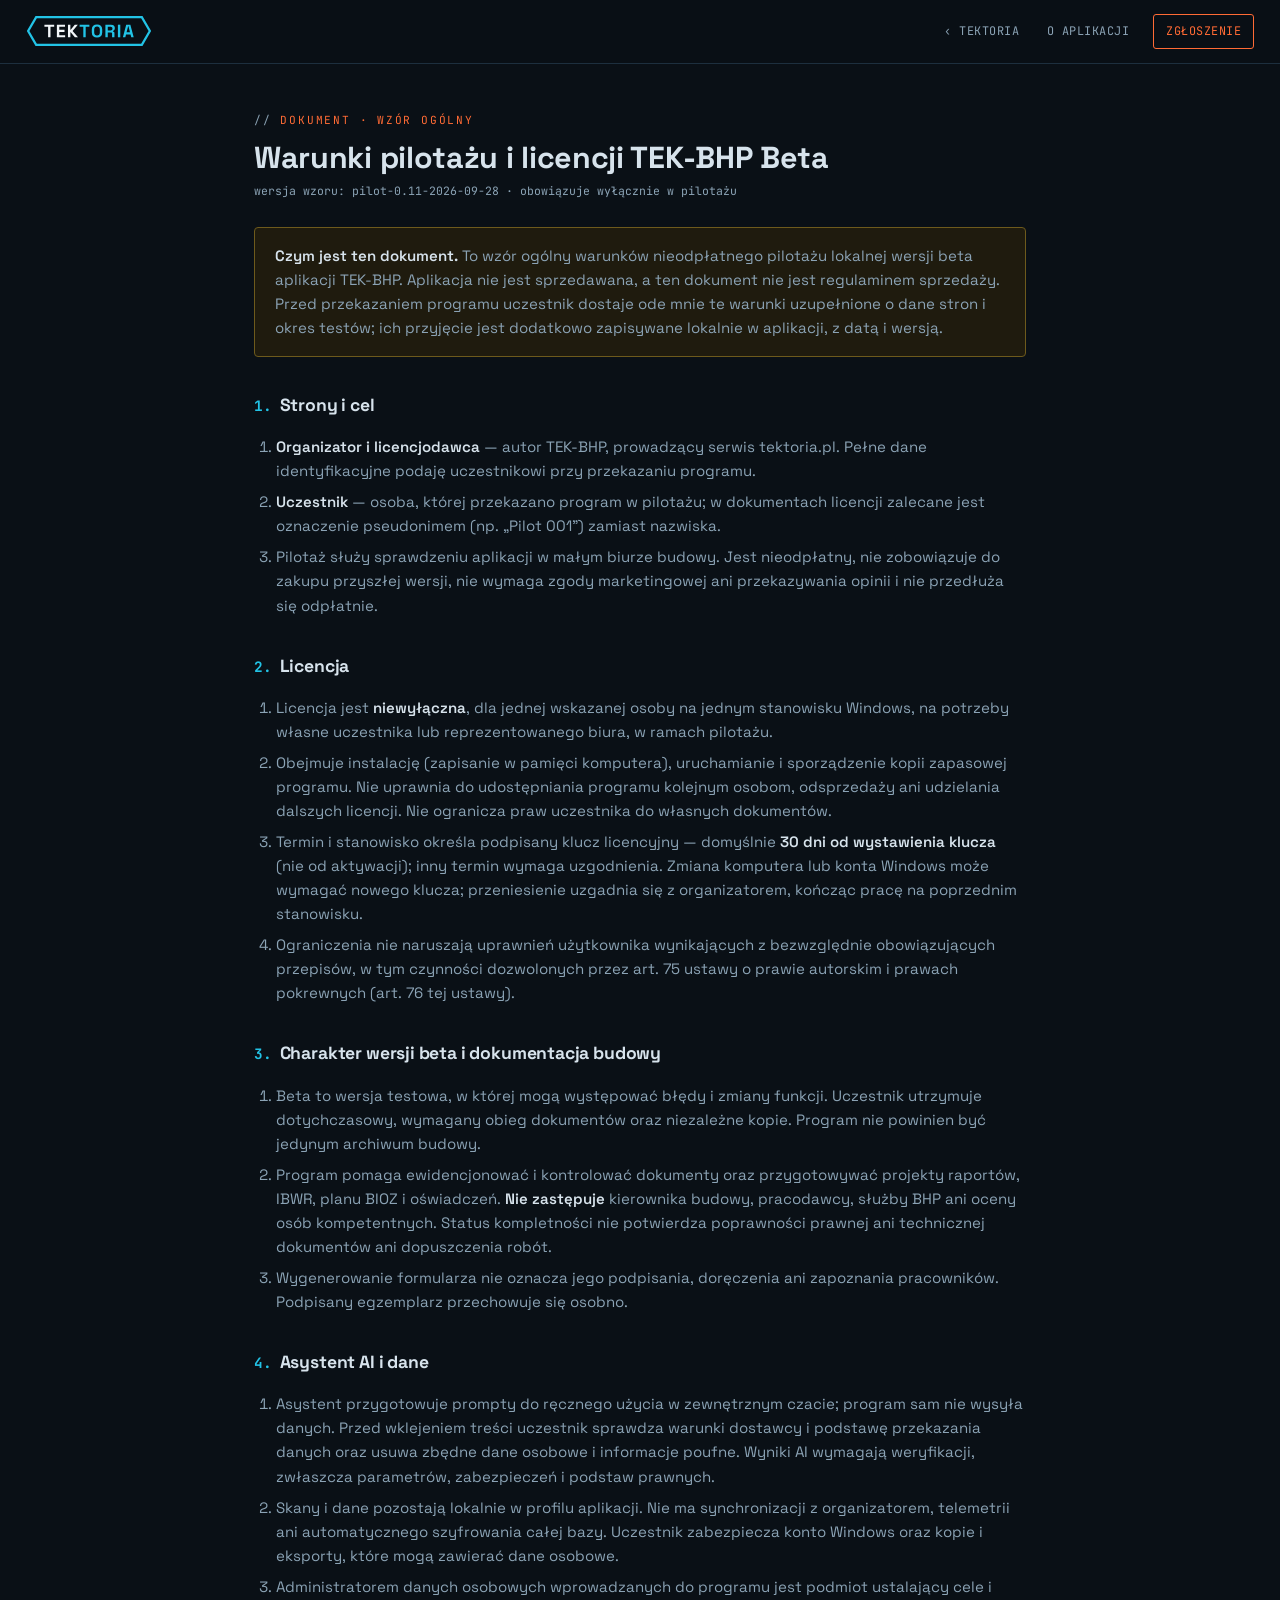
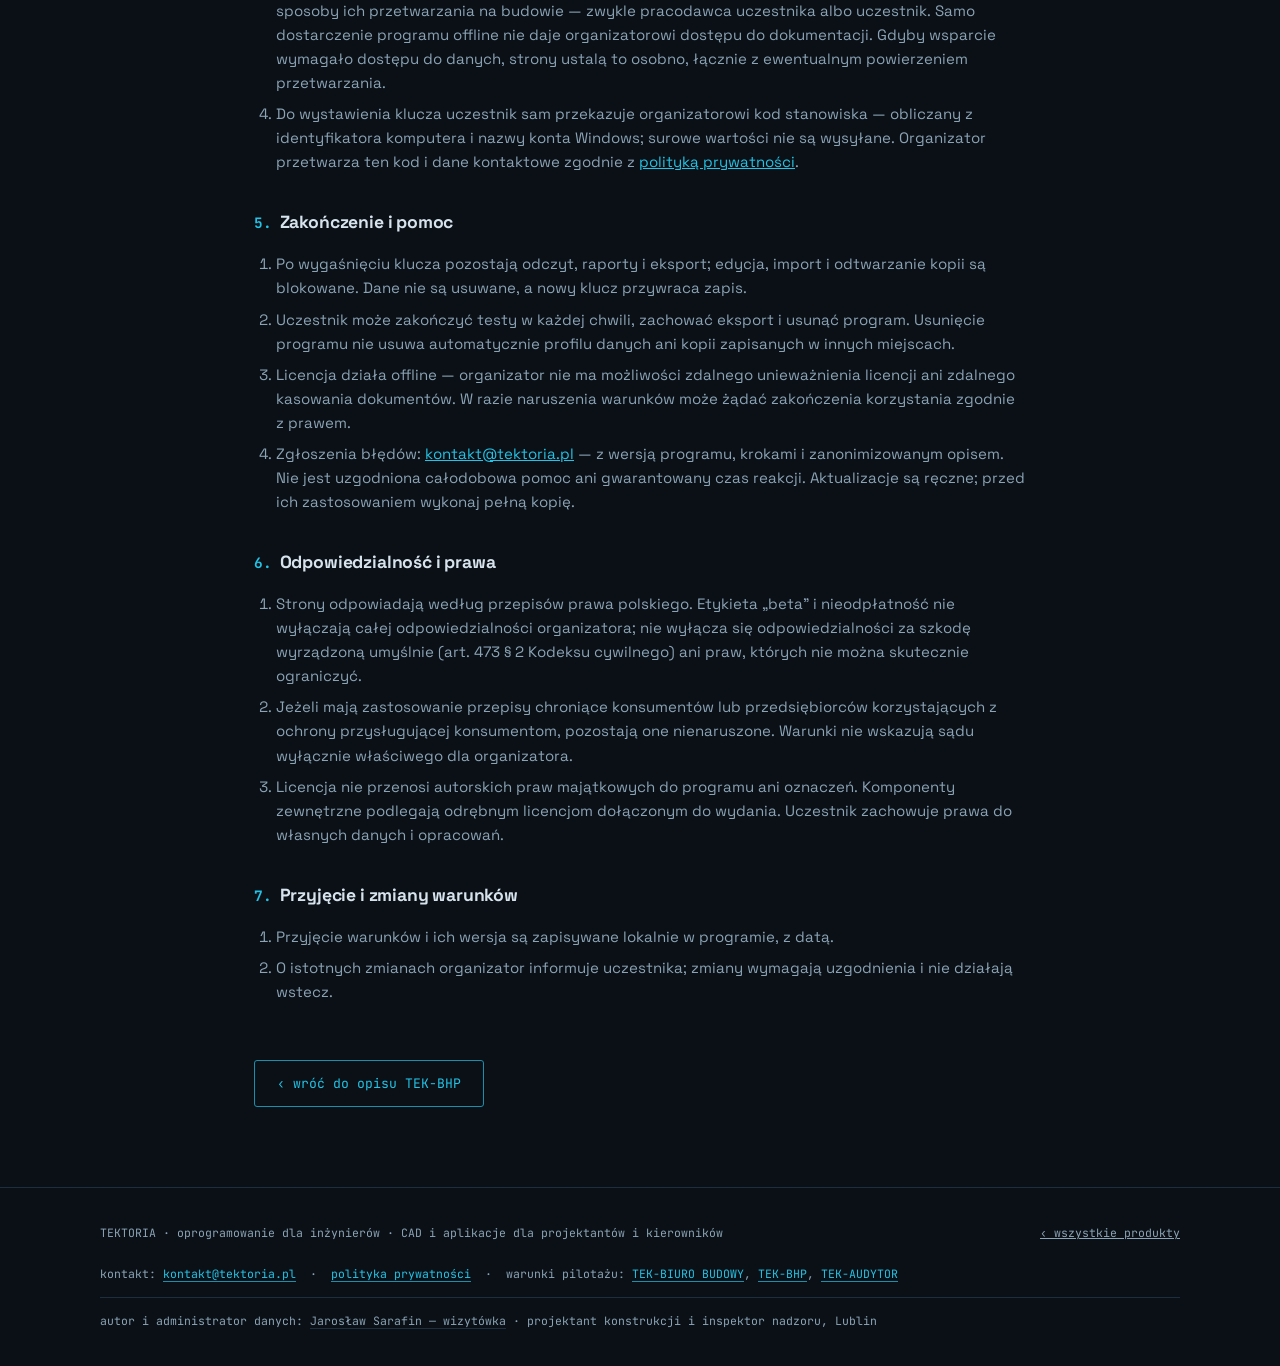
<file: eula-tek-bhp.html>
<!DOCTYPE html>
<html lang="pl">
<head>
<meta charset="UTF-8">
<meta name="viewport" content="width=device-width, initial-scale=1.0">
<title>Warunki licencji TEK-BHP Beta — pilotaż | TEKTORIA</title>
<meta name="description" content="Wzór ogólny warunków nieodpłatnego pilotażu i licencji na wersję beta aplikacji TEK-BHP: zakres, klucz testowy, dane lokalne, odpowiedzialność, zakończenie.">
<meta name="robots" content="index, follow">
<link rel="canonical" href="https://tektoria.pl/eula-tek-bhp.html">
<link rel="icon" href="favicon.svg" type="image/svg+xml">
<link rel="alternate icon" href="favicon.ico" sizes="32x32">
<link rel="apple-touch-icon" href="img/apple-touch-icon.png">
<meta name="theme-color" content="#0b1622">

<style>
  /* ---------- fonty hostowane lokalnie (SIL OFL, pliki w /fonts) ----------
     Powod: brak polaczenia z serwerami Google przy kazdym wejsciu = brak
     przekazywania adresu IP odwiedzajacego podmiotowi trzeciemu (RODO). */
  @font-face{font-family:'Space Grotesk';font-style:normal;font-weight:400;font-display:swap;
    src:url('fonts/space-grotesk-latin-ext-400-normal.woff2') format('woff2');unicode-range:U+0100-02BA,U+02BD-02C5,U+02C7-02CC,U+02CE-02D7,U+02DD-02FF,U+0304,U+0308,U+0329,U+1D00-1DBF,U+1E00-1E9F,U+1EF2-1EFF,U+2020,U+20A0-20AB,U+20AD-20C0,U+2113,U+2C60-2C7F,U+A720-A7FF;}
  @font-face{font-family:'Space Grotesk';font-style:normal;font-weight:400;font-display:swap;
    src:url('fonts/space-grotesk-latin-400-normal.woff2') format('woff2');unicode-range:U+0000-00FF,U+0131,U+0152-0153,U+02BB-02BC,U+02C6,U+02DA,U+02DC,U+0304,U+0308,U+0329,U+2000-206F,U+20AC,U+2122,U+2191,U+2193,U+2212,U+2215,U+FEFF,U+FFFD;}
  @font-face{font-family:'Space Grotesk';font-style:normal;font-weight:500;font-display:swap;
    src:url('fonts/space-grotesk-latin-ext-500-normal.woff2') format('woff2');unicode-range:U+0100-02BA,U+02BD-02C5,U+02C7-02CC,U+02CE-02D7,U+02DD-02FF,U+0304,U+0308,U+0329,U+1D00-1DBF,U+1E00-1E9F,U+1EF2-1EFF,U+2020,U+20A0-20AB,U+20AD-20C0,U+2113,U+2C60-2C7F,U+A720-A7FF;}
  @font-face{font-family:'Space Grotesk';font-style:normal;font-weight:500;font-display:swap;
    src:url('fonts/space-grotesk-latin-500-normal.woff2') format('woff2');unicode-range:U+0000-00FF,U+0131,U+0152-0153,U+02BB-02BC,U+02C6,U+02DA,U+02DC,U+0304,U+0308,U+0329,U+2000-206F,U+20AC,U+2122,U+2191,U+2193,U+2212,U+2215,U+FEFF,U+FFFD;}
  @font-face{font-family:'Space Grotesk';font-style:normal;font-weight:600;font-display:swap;
    src:url('fonts/space-grotesk-latin-ext-600-normal.woff2') format('woff2');unicode-range:U+0100-02BA,U+02BD-02C5,U+02C7-02CC,U+02CE-02D7,U+02DD-02FF,U+0304,U+0308,U+0329,U+1D00-1DBF,U+1E00-1E9F,U+1EF2-1EFF,U+2020,U+20A0-20AB,U+20AD-20C0,U+2113,U+2C60-2C7F,U+A720-A7FF;}
  @font-face{font-family:'Space Grotesk';font-style:normal;font-weight:600;font-display:swap;
    src:url('fonts/space-grotesk-latin-600-normal.woff2') format('woff2');unicode-range:U+0000-00FF,U+0131,U+0152-0153,U+02BB-02BC,U+02C6,U+02DA,U+02DC,U+0304,U+0308,U+0329,U+2000-206F,U+20AC,U+2122,U+2191,U+2193,U+2212,U+2215,U+FEFF,U+FFFD;}
  @font-face{font-family:'Space Grotesk';font-style:normal;font-weight:700;font-display:swap;
    src:url('fonts/space-grotesk-latin-ext-700-normal.woff2') format('woff2');unicode-range:U+0100-02BA,U+02BD-02C5,U+02C7-02CC,U+02CE-02D7,U+02DD-02FF,U+0304,U+0308,U+0329,U+1D00-1DBF,U+1E00-1E9F,U+1EF2-1EFF,U+2020,U+20A0-20AB,U+20AD-20C0,U+2113,U+2C60-2C7F,U+A720-A7FF;}
  @font-face{font-family:'Space Grotesk';font-style:normal;font-weight:700;font-display:swap;
    src:url('fonts/space-grotesk-latin-700-normal.woff2') format('woff2');unicode-range:U+0000-00FF,U+0131,U+0152-0153,U+02BB-02BC,U+02C6,U+02DA,U+02DC,U+0304,U+0308,U+0329,U+2000-206F,U+20AC,U+2122,U+2191,U+2193,U+2212,U+2215,U+FEFF,U+FFFD;}
  @font-face{font-family:'JetBrains Mono';font-style:normal;font-weight:400;font-display:swap;
    src:url('fonts/jetbrains-mono-latin-ext-400-normal.woff2') format('woff2');unicode-range:U+0100-02BA,U+02BD-02C5,U+02C7-02CC,U+02CE-02D7,U+02DD-02FF,U+0304,U+0308,U+0329,U+1D00-1DBF,U+1E00-1E9F,U+1EF2-1EFF,U+2020,U+20A0-20AB,U+20AD-20C0,U+2113,U+2C60-2C7F,U+A720-A7FF;}
  @font-face{font-family:'JetBrains Mono';font-style:normal;font-weight:400;font-display:swap;
    src:url('fonts/jetbrains-mono-latin-400-normal.woff2') format('woff2');unicode-range:U+0000-00FF,U+0131,U+0152-0153,U+02BB-02BC,U+02C6,U+02DA,U+02DC,U+0304,U+0308,U+0329,U+2000-206F,U+20AC,U+2122,U+2191,U+2193,U+2212,U+2215,U+FEFF,U+FFFD;}
  @font-face{font-family:'JetBrains Mono';font-style:normal;font-weight:500;font-display:swap;
    src:url('fonts/jetbrains-mono-latin-ext-500-normal.woff2') format('woff2');unicode-range:U+0100-02BA,U+02BD-02C5,U+02C7-02CC,U+02CE-02D7,U+02DD-02FF,U+0304,U+0308,U+0329,U+1D00-1DBF,U+1E00-1E9F,U+1EF2-1EFF,U+2020,U+20A0-20AB,U+20AD-20C0,U+2113,U+2C60-2C7F,U+A720-A7FF;}
  @font-face{font-family:'JetBrains Mono';font-style:normal;font-weight:500;font-display:swap;
    src:url('fonts/jetbrains-mono-latin-500-normal.woff2') format('woff2');unicode-range:U+0000-00FF,U+0131,U+0152-0153,U+02BB-02BC,U+02C6,U+02DA,U+02DC,U+0304,U+0308,U+0329,U+2000-206F,U+20AC,U+2122,U+2191,U+2193,U+2212,U+2215,U+FEFF,U+FFFD;}
  @font-face{font-family:'JetBrains Mono';font-style:normal;font-weight:700;font-display:swap;
    src:url('fonts/jetbrains-mono-latin-ext-700-normal.woff2') format('woff2');unicode-range:U+0100-02BA,U+02BD-02C5,U+02C7-02CC,U+02CE-02D7,U+02DD-02FF,U+0304,U+0308,U+0329,U+1D00-1DBF,U+1E00-1E9F,U+1EF2-1EFF,U+2020,U+20A0-20AB,U+20AD-20C0,U+2113,U+2C60-2C7F,U+A720-A7FF;}
  @font-face{font-family:'JetBrains Mono';font-style:normal;font-weight:700;font-display:swap;
    src:url('fonts/jetbrains-mono-latin-700-normal.woff2') format('woff2');unicode-range:U+0000-00FF,U+0131,U+0152-0153,U+02BB-02BC,U+02C6,U+02DA,U+02DC,U+0304,U+0308,U+0329,U+2000-206F,U+20AC,U+2122,U+2191,U+2193,U+2212,U+2215,U+FEFF,U+FFFD;}


  :root{
    --bg:#0a1016;
    --bg2:#0d151d;
    --panel:#101b25;
    --panel-line:#1d2f3e;
    --grid:rgba(72,132,182,.09);
    --txt:#d7e3ec;
    --txt-dim:#8ba3b5;
    --cyan:#22c3e6;        /* cyjan z logo TEKTORIA v4 (28.09.2026) */
    --cyan-dim:#1a8fad;
    --amber:#ffb24d;
    --orange:#ff6b35;
    --green:#7be07b;
    --sel-blue:#2c76b8;
    --radius:3px;
  }
  *{box-sizing:border-box;}
  html{scroll-behavior:smooth;}
  body{
    margin:0;
    background:var(--bg);
    color:var(--txt);
    font-family:'Space Grotesk',sans-serif;
    line-height:1.6;
    -webkit-font-smoothing:antialiased;
  }
  h1,h2,h3{margin:0;letter-spacing:-0.01em;}
  code,.mono{font-family:'JetBrains Mono',monospace;}
  a{color:var(--cyan);}
  ::selection{background:var(--sel-blue);color:#fff;}

  .cadgrid{
    background-image:
      linear-gradient(var(--grid) 1px, transparent 1px),
      linear-gradient(90deg, var(--grid) 1px, transparent 1px);
    background-size:34px 34px;
  }

  /* ---------- topbar ---------- */
  header.top{
    position:sticky;top:0;z-index:50;
    background:rgba(10,16,22,.92);
    backdrop-filter:blur(6px);
    border-bottom:1px solid var(--panel-line);
    display:flex;align-items:center;justify-content:space-between;
    padding:14px 26px;
  }
  .brand{display:flex;align-items:center;gap:14px;text-decoration:none;color:inherit;}
  .brand .logo{display:block;height:32px;width:auto;}
  .brand .tag{font-family:'JetBrains Mono',monospace;font-size:.62rem;color:var(--txt-dim);letter-spacing:.1em;
    border-left:1px solid var(--panel-line);padding-left:14px;line-height:1.35;white-space:nowrap;}
  @media(max-width:1480px){.brand .tag{display:none;}}
  header.top nav{display:flex;align-items:center;gap:4px;}
  header.top nav a{
    color:var(--txt-dim);text-decoration:none;
    font-family:'JetBrains Mono',monospace;font-size:.74rem;letter-spacing:.04em;
    padding:7px 12px;border-radius:3px;
  }
  header.top nav a:hover{color:var(--cyan);background:rgba(34,195,230,.07);}
  header.top nav a.cta{
    border:1px solid var(--orange);color:var(--orange);margin-left:8px;
  }
  header.top nav a.cta:hover{background:var(--orange);color:#0a1016;}
  @media(max-width:1160px){header.top nav a:not(.cta){display:none;}}

  /* ---------- hero: fake ZWCAD viewport ---------- */
  .hero{padding:64px 24px 40px;position:relative;overflow:hidden;}
  .hero-inner{max-width:1080px;margin:0 auto;display:grid;grid-template-columns:1fr 1fr;gap:44px;align-items:center;}
  @media(max-width:920px){.hero-inner{grid-template-columns:1fr;}}
  .hero h1{
    font-size:clamp(1.9rem,4.4vw,3rem);
    font-weight:700;line-height:1.1;
  }
  .hero h1 .hl{color:var(--cyan);}
  .hero h1 .strike{color:var(--txt-dim);text-decoration:line-through;text-decoration-color:var(--orange);text-decoration-thickness:3px;}
  .hero p.lead{color:var(--txt-dim);font-size:1.08rem;max-width:48ch;margin-top:20px;}
  .hero .ctas{margin-top:30px;display:flex;gap:14px;flex-wrap:wrap;}
  .btn{
    display:inline-block;font-family:'JetBrains Mono',monospace;font-size:.82rem;
    padding:13px 24px;border-radius:var(--radius);text-decoration:none;
    border:1.5px solid transparent;cursor:pointer;transition:all .15s ease;
  }
  .btn-primary{background:var(--orange);color:#0a1016;font-weight:700;}
  .btn-primary:hover{background:#ff8556;transform:translateY(-2px);box-shadow:0 6px 22px rgba(255,107,53,.28);}
  .btn-ghost{color:var(--cyan);border-color:var(--cyan-dim);}
  .btn-ghost:hover{border-color:var(--cyan);background:rgba(34,195,230,.08);}
  .hero-badges{
    margin-top:34px;display:flex;gap:20px;flex-wrap:wrap;
    font-family:'JetBrains Mono',monospace;font-size:.7rem;color:var(--txt-dim);
  }
  .hero-badges span::before{content:"▸ ";color:var(--cyan);}

  /* fake CAD window */
  .cadwin{
    border:1px solid var(--panel-line);border-radius:6px;overflow:hidden;
    background:var(--bg2);box-shadow:0 24px 60px rgba(0,0,0,.5);
  }
  .cadwin .bar{
    display:flex;align-items:center;gap:8px;
    background:#131f2a;padding:8px 12px;border-bottom:1px solid var(--panel-line);
    font-family:'JetBrains Mono',monospace;font-size:.68rem;color:var(--txt-dim);
  }
  .cadwin .bar .dot{width:9px;height:9px;border-radius:50%;background:#22384a;}
  .cadwin .bar .dot.r{background:#e0564d;}
  .cadwin .bar .dot.y{background:#e0a53f;}
  .cadwin .bar .dot.g{background:#4fbf6b;}
  .cadwin .bar .ttl{margin-left:6px;}
  .cadwin .viewport{
    position:relative;aspect-ratio:4/3.1;
    background-image:
      linear-gradient(var(--grid) 1px, transparent 1px),
      linear-gradient(90deg, var(--grid) 1px, transparent 1px);
    background-size:26px 26px;background-color:#0b141c;
  }
  .cadwin .ucs{position:absolute;left:10px;bottom:10px;opacity:.7;}
  .cadwin .cross{position:absolute;pointer-events:none;opacity:.35;}
  .cadwin .cmdline{
    background:#0a1219;border-top:1px solid var(--panel-line);
    padding:9px 12px;font-family:'JetBrains Mono',monospace;font-size:.76rem;
    color:var(--green);min-height:56px;
  }
  .cmdline .hist{color:#5d7788;font-size:.68rem;line-height:1.5;}
  .cmdline .cur .prompt{color:var(--txt-dim);}
  .cmdline .caret{
    display:inline-block;width:8px;height:14px;background:var(--green);
    vertical-align:-2px;animation:blink 1s steps(1) infinite;
  }
  @keyframes blink{50%{opacity:0;}}

  #hebDraw path.steel{
    stroke:var(--cyan);stroke-width:2;fill:none;
    stroke-linejoin:round;
  }
  #hebDraw .axis{stroke:var(--orange);stroke-width:1;stroke-dasharray:10 4 2 4;opacity:0;}
  #hebDraw .dim{stroke:#6f93ad;stroke-width:1;opacity:0;}
  #hebDraw text{font-family:'JetBrains Mono',monospace;font-size:11px;fill:#9fc0d6;opacity:0;}
  #hebDraw .dimshow{transition:opacity .5s;}
  #paramTbl{
    position:absolute;right:12px;top:12px;
    background:rgba(13,21,29,.94);border:1px solid var(--panel-line);border-radius:3px;
    font-family:'JetBrains Mono',monospace;font-size:.62rem;color:var(--txt-dim);
    padding:8px 10px;opacity:0;transform:translateY(-6px);transition:all .6s ease;
  }
  #paramTbl.show{opacity:1;transform:translateY(0);}
  #paramTbl .h{color:var(--cyan);font-weight:700;margin-bottom:3px;}
  #paramTbl td{padding:1px 6px 1px 0;}
  #paramTbl td:last-child{color:var(--txt);text-align:right;}

  /* ---------- stats strip ---------- */
  .stats{border-top:1px solid var(--panel-line);border-bottom:1px solid var(--panel-line);background:var(--bg2);}
  .stats .wrap{
    max-width:1080px;margin:0 auto;padding:28px 24px;
    display:grid;grid-template-columns:repeat(4,1fr);gap:22px;
  }
  @media(max-width:820px){.stats .wrap{grid-template-columns:repeat(2,1fr);}}
  .stat .n{font-family:'JetBrains Mono',monospace;font-size:1.7rem;font-weight:700;color:var(--cyan);}
  .stat .l{font-size:.82rem;color:var(--txt-dim);margin-top:2px;}

  /* ---------- sections ---------- */
  section{padding:78px 24px;}
  .wrap{max-width:1080px;margin:0 auto;}
  .eyebrow{
    font-family:'JetBrains Mono',monospace;font-size:.7rem;letter-spacing:.16em;
    text-transform:uppercase;color:var(--orange);
  }
  .eyebrow::before{content:"// ";color:var(--txt-dim);}
  h2.sec{font-size:clamp(1.55rem,3.2vw,2.2rem);margin-top:10px;max-width:24ch;}
  p.sec-lead{color:var(--txt-dim);max-width:60ch;margin-top:14px;}

  /* reveal on scroll */
  .rv{opacity:0;transform:translateY(22px);transition:opacity .7s ease,transform .7s ease;}
  .rv.in{opacity:1;transform:none;}

  /* ---------- product layout ---------- */
  .prod{
    display:grid;grid-template-columns:1.05fr .95fr;gap:40px;align-items:start;
    margin-top:44px;
  }
  @media(max-width:880px){.prod{grid-template-columns:1fr;}}
  .prod .cmd-chip,.pc-body .cmd-chip{
    display:inline-block;font-family:'JetBrains Mono',monospace;font-size:.7rem;
    background:#0a1219;border:1px solid var(--panel-line);color:var(--green);
    padding:4px 10px;border-radius:3px;margin-bottom:14px;
  }
  .prod h3{font-size:1.5rem;}
  .pc-body .cmd-chip{align-self:flex-start;}
  .prod .file,.pc-body .file{font-family:'JetBrains Mono',monospace;font-size:.74rem;color:var(--txt-dim);margin-top:4px;}
  .prod p.desc{color:var(--txt-dim);margin-top:16px;}
  ul.feats{list-style:none;padding:0;margin:20px 0 0;}
  ul.feats li{
    padding:9px 0 9px 26px;position:relative;font-size:.94rem;
    border-bottom:1px dashed var(--panel-line);
  }
  ul.feats li::before{
    content:"＋";position:absolute;left:0;color:var(--cyan);
    font-family:'JetBrains Mono',monospace;
  }
  .priceline{
    display:flex;align-items:center;gap:18px;margin-top:26px;flex-wrap:wrap;
  }
  .priceline .price{
    font-family:'JetBrains Mono',monospace;font-size:1.7rem;font-weight:700;color:var(--amber);
  }
  .priceline .price small{font-size:.66rem;color:var(--txt-dim);display:block;font-weight:400;}
  .doc-links{display:flex;gap:10px;flex-wrap:wrap;margin-top:20px;}
  .doc-soon{color:var(--txt-dim);opacity:.75;border-style:dashed;cursor:default;}
  .doc-link{
    font-family:'JetBrains Mono',monospace;font-size:.72rem;
    padding:8px 12px;border:1px solid var(--panel-line);border-radius:3px;
    color:var(--txt-dim);text-decoration:none;background:var(--bg2);
  }
  .doc-link:hover{border-color:var(--cyan);color:var(--cyan);}
  .compat{
    font-family:'JetBrains Mono',monospace;font-size:.68rem;color:var(--green);
    margin-top:18px;
  }
  .compat::before{content:"✓ ";}

  /* ---------- TEK-CALC: wideo + cennik modułowy ---------- */
  .calc-video{margin-top:40px;border:1px solid var(--panel-line);border-radius:6px;
    background:#0b141c;overflow:hidden;}
  .calc-video video{display:block;width:100%;height:auto;background:#0b141c;}
  .calc-video .vcap{
    font-family:'JetBrains Mono',monospace;font-size:.7rem;color:var(--txt-dim);
    padding:9px 12px;background:#0d1620;border-top:1px solid var(--panel-line);
  }
  .modprice{margin-top:46px;border:1px solid var(--panel-line);border-radius:6px;
    background:var(--bg2);overflow:hidden;}
  .modprice .mp-head{
    display:flex;align-items:baseline;justify-content:space-between;gap:14px;flex-wrap:wrap;
    padding:16px 18px;border-bottom:1px solid var(--panel-line);background:var(--panel);
  }
  .modprice .mp-head h3{font-size:1.12rem;}
  .modprice .mp-head span{font-family:'JetBrains Mono',monospace;font-size:.72rem;color:var(--txt-dim);}
  .mp-row{
    display:grid;grid-template-columns:minmax(0,1.15fr) minmax(0,1.5fr) auto;
    gap:14px;align-items:baseline;padding:11px 18px;
    border-bottom:1px dashed var(--panel-line);font-size:.9rem;
  }
  .mp-row:last-child{border-bottom:none;}
  .mp-row .mp-n{font-weight:600;}
  .mp-row .mp-d{color:var(--txt-dim);font-size:.83rem;}
  .mp-row .mp-p{font-family:'JetBrains Mono',monospace;color:var(--amber);
    font-size:.92rem;font-weight:700;text-align:right;white-space:nowrap;}
  .mp-sum{
    display:flex;justify-content:space-between;gap:14px;flex-wrap:wrap;
    padding:13px 18px;background:var(--panel);border-top:1px solid var(--panel-line);
    font-family:'JetBrains Mono',monospace;font-size:.8rem;color:var(--txt-dim);
  }
  .mp-sum b{color:var(--txt);}
  .modprice.limits .mp-row{grid-template-columns:minmax(0,1.05fr) minmax(0,2fr);}
  @media(max-width:720px){
    .mp-row{grid-template-columns:1fr auto;}
    .modprice.limits .mp-row{grid-template-columns:1fr;}
    .mp-row .mp-d{grid-column:1 / -1;}
  }

  /* frame player (screeny) */
  .frame-player{border:1px solid var(--panel-line);border-radius:6px;background:var(--bg2);overflow:hidden;}
  .fp-stage{position:relative;aspect-ratio:16/9;background:#0b141c;overflow:hidden;}
  .fp-img{position:absolute;inset:0;width:100%;height:100%;object-fit:contain;background:#0b141c;opacity:0;transition:opacity .35s;}
  .fp-placeholder-frame{
    position:absolute;inset:0;display:flex;flex-direction:column;align-items:center;justify-content:center;gap:8px;
    background:repeating-linear-gradient(135deg, rgba(72,132,182,.06) 0 12px, transparent 12px 24px),#0b141c;
    color:var(--txt-dim);font-family:'JetBrains Mono',monospace;font-size:.8rem;text-align:center;padding:0 24px;
    opacity:0;transition:opacity .35s;
  }
  .fp-placeholder-frame .n{font-size:1.7rem;font-weight:700;color:var(--orange);}
  .fp-caption{
    position:absolute;left:0;right:0;bottom:0;padding:10px 14px 12px;
    background:linear-gradient(0deg, rgba(11,20,28,.97) 0%, rgba(11,20,28,.93) 58%, rgba(11,20,28,0) 100%);
    color:var(--txt);font-family:'JetBrains Mono',monospace;font-size:.72rem;
  }
  .fp-progress{position:absolute;top:0;left:0;right:0;display:flex;gap:3px;padding:8px 10px 0;}
  .fp-progress .seg{flex:1;height:3px;background:rgba(215,227,236,.18);border-radius:2px;overflow:hidden;}
  .fp-progress .seg i{display:block;height:100%;width:0%;background:var(--orange);}
  .fp-progress .seg.done i{width:100%;}
  .fp-controls{display:flex;align-items:center;justify-content:space-between;padding:8px 12px;background:#0d1620;}
  .fp-controls button{
    background:transparent;border:1px solid var(--panel-line);color:var(--txt-dim);
    font-family:'JetBrains Mono',monospace;font-size:.74rem;border-radius:3px;padding:5px 11px;cursor:pointer;
  }
  .fp-controls button:hover{border-color:var(--cyan);color:var(--cyan);}
  .fp-frame-idx{font-family:'JetBrains Mono',monospace;font-size:.68rem;color:var(--txt-dim);}
  .media-note{
    margin-top:10px;font-family:'JetBrains Mono',monospace;font-size:.66rem;color:#5d7788;
  }

  /* ---------- bundle ---------- */
  .bundle{
    margin-top:70px;border:1px solid var(--cyan-dim);border-radius:6px;
    background:linear-gradient(135deg, #0d1a20, #0f2231);
    padding:38px 34px;display:flex;justify-content:space-between;align-items:center;gap:26px;flex-wrap:wrap;
    position:relative;overflow:hidden;
  }
  .bundle::after{
    content:"";position:absolute;right:-60px;top:-60px;width:220px;height:220px;
    border:1px dashed rgba(34,195,230,.25);border-radius:50%;
  }
  .bundle .save{
    display:inline-block;font-family:'JetBrains Mono',monospace;font-size:.7rem;
    color:#0a1016;background:var(--cyan);padding:3px 10px;border-radius:3px;font-weight:700;
  }
  .bundle h3{font-size:1.4rem;margin-top:12px;}
  .bundle p{color:var(--txt-dim);max-width:46ch;margin-top:8px;font-size:.94rem;}
  .bundle .bprice{font-family:'JetBrains Mono',monospace;font-size:2rem;font-weight:700;color:var(--amber);}
  .bundle .bprice small{display:block;font-size:.68rem;color:var(--txt-dim);font-weight:400;}

  /* ---------- darmowe lispy ---------- */
  .freegrid{
    display:grid;grid-template-columns:repeat(auto-fit,minmax(250px,1fr));
    gap:16px;margin-top:40px;
  }
  .freecard{
    border:1px solid var(--panel-line);border-radius:6px;background:var(--bg2);
    padding:22px;display:flex;flex-direction:column;gap:10px;
  }
  .freecard .fname{font-family:'JetBrains Mono',monospace;font-size:.78rem;color:var(--green);}
  .freecard h3{font-size:1.05rem;}
  .freecard p{color:var(--txt-dim);font-size:.88rem;margin:0;flex:1;}
  .freecard .dl{
    display:inline-flex;align-items:center;gap:8px;align-self:flex-start;
    font-family:'JetBrains Mono',monospace;font-size:.76rem;
    color:var(--cyan);text-decoration:none;
    border:1px solid var(--cyan-dim);border-radius:3px;padding:9px 14px;
    transition:all .15s;
  }
  .freecard .dl:hover{background:rgba(34,195,230,.1);border-color:var(--cyan);}
  .free-note{
    margin-top:22px;font-size:.84rem;color:var(--txt-dim);max-width:70ch;
  }

  /* ---------- FAQ ---------- */
  .faq{max-width:760px;margin:40px auto 0;}
  .faq details{
    border:1px solid var(--panel-line);border-radius:4px;background:var(--bg2);
    margin-bottom:10px;overflow:hidden;
  }
  .faq summary{
    cursor:pointer;padding:16px 18px;font-weight:500;list-style:none;
    display:flex;justify-content:space-between;align-items:center;gap:12px;
  }
  .faq summary::-webkit-details-marker{display:none;}
  .faq summary::after{
    content:"+";font-family:'JetBrains Mono',monospace;color:var(--cyan);font-size:1.1rem;flex:0 0 auto;
  }
  .faq details[open] summary::after{content:"–";}
  .faq .a{padding:0 18px 16px;color:var(--txt-dim);font-size:.93rem;}

  /* ---------- form ---------- */
  .order-sec{background:var(--bg2);border-top:1px solid var(--panel-line);}
  form.order{
    background:var(--panel);border:1px solid var(--panel-line);border-radius:6px;
    padding:34px;margin-top:34px;max-width:680px;
  }
  .form-row{margin-bottom:20px;}
  .form-row label{
    display:block;font-family:'JetBrains Mono',monospace;font-size:.7rem;
    letter-spacing:.06em;text-transform:uppercase;color:var(--txt-dim);margin-bottom:7px;
  }
  .form-row input[type=text],
  .form-row input[type=email],
  .form-row textarea{
    width:100%;padding:12px;border:1px solid var(--panel-line);border-radius:3px;
    background:#0b141c;color:var(--txt);font-family:'Space Grotesk',sans-serif;font-size:.96rem;
  }
  .form-row input:focus,.form-row textarea:focus{outline:none;border-color:var(--cyan);}
  .form-row textarea{min-height:90px;resize:vertical;}
  .checks{display:flex;flex-direction:column;gap:10px;}
  .check-item{
    display:flex;align-items:center;gap:12px;padding:12px;cursor:pointer;
    border:1px solid var(--panel-line);border-radius:3px;background:#0b141c;transition:border-color .15s;
  }
  .check-item:hover{border-color:var(--cyan-dim);}
  .check-item input{accent-color:var(--orange);width:16px;height:16px;}
  .ci-name{font-family:'JetBrains Mono',monospace;font-size:.84rem;}
  .ci-price{margin-left:auto;font-family:'JetBrains Mono',monospace;font-size:.8rem;color:var(--amber);}
  .form-note{font-size:.8rem;color:var(--txt-dim);margin:-4px 0 22px;}
  .form-note.rodo{font-size:.74rem;line-height:1.6;margin-top:-14px;padding-top:14px;border-top:1px solid var(--panel-line);}
  .form-note a{color:var(--cyan);}
  .check-consent{align-items:flex-start;}
  .check-consent input{margin-top:3px;flex-shrink:0;}
  .check-consent .ci-name{font-family:'Space Grotesk',system-ui,sans-serif;font-size:.85rem;line-height:1.55;text-transform:none;letter-spacing:normal;color:var(--txt);}
  .form-status{font-family:'JetBrains Mono',monospace;font-size:.76rem;margin-left:14px;}

  footer{
    border-top:1px solid var(--panel-line);padding:36px 24px;
    font-family:'JetBrains Mono',monospace;font-size:.72rem;color:var(--txt-dim);
  }
  footer .wrap{display:flex;justify-content:space-between;flex-wrap:wrap;gap:12px;}
  footer .fcontact{flex-basis:100%;padding-top:10px;}
  footer .fcontact a{color:var(--cyan);text-decoration:none;border-bottom:1px solid var(--cyan-dim);}
  footer .fcontact a:hover{border-bottom-color:var(--cyan);}
  footer .fauthor{flex-basis:100%;padding-top:14px;margin-top:2px;border-top:1px solid var(--panel-line);}
  footer .fauthor a{color:var(--txt-dim);text-decoration:none;border-bottom:1px solid var(--panel-line);}
  footer .fauthor a:hover{color:var(--cyan);border-bottom-color:var(--cyan);}

  /* ---------- linia 3: aplikacje dla biura budowy (pilotaż) ---------- */
  .duo{display:grid;grid-template-columns:repeat(3,1fr);gap:22px;margin-top:40px;}
  @media(max-width:1240px){.duo{grid-template-columns:1fr 1fr;}}
  @media(max-width:900px){.duo{grid-template-columns:1fr;}}
  .wrap.wide{max-width:1340px;}
  .pcard{border:1px solid var(--panel-line);border-radius:6px;background:var(--bg);overflow:hidden;
    display:flex;flex-direction:column;scroll-margin-top:80px;}
  .pcard .calc-video{margin-top:0;border:none;border-bottom:1px solid var(--panel-line);border-radius:0;}
  .pc-body{padding:22px 22px 24px;display:flex;flex-direction:column;flex:1;}
  .pc-body h3{font-size:1.4rem;}
  .pc-body ul.feats{flex:1;}
  .pc-body ul.feats li{font-size:.9rem;}
  .pilot-tag{display:inline-block;font-family:'JetBrains Mono',monospace;font-size:.64rem;font-weight:700;
    letter-spacing:.08em;color:#0a1016;background:var(--orange);padding:2px 8px;border-radius:3px;
    vertical-align:middle;margin-left:8px;}
  .pstatus{margin-top:18px;font-family:'JetBrains Mono',monospace;font-size:.72rem;color:var(--txt-dim);
    border-top:1px solid var(--panel-line);padding-top:14px;}
  .pstatus b{color:var(--amber);font-weight:500;}
  .pc-ctas{display:flex;gap:10px;flex-wrap:wrap;margin-top:16px;}
  .pc-ctas .btn{padding:11px 18px;}

  .setup-note{
    padding:12px 24px;background:#2b230b;border-bottom:1px solid #6d5a1c;
    font-family:'JetBrains Mono',monospace;font-size:.72rem;color:#e8cf7a;
  }

  @media (prefers-reduced-motion: reduce){
    .rv{opacity:1;transform:none;transition:none;}
  }
</style>
<style>
  /* ---------- podstrony produktowe ---------- */
  .shero{padding:64px 24px 44px;}
  .shero h1{font-size:clamp(1.9rem,4.4vw,3rem);font-weight:700;line-height:1.1;max-width:24ch;margin-top:14px;}
  .shero h1 .hl{color:var(--cyan);}
  .shero p.lead{color:var(--txt-dim);font-size:1.08rem;max-width:62ch;margin-top:20px;}
  .shero .ctas{margin-top:28px;display:flex;gap:14px;flex-wrap:wrap;}
  section.tight{padding-top:0;}
  section.tight .calc-video{margin-top:0;}
  .wrap.narrow{max-width:820px;}
  .steps{display:grid;grid-template-columns:repeat(3,1fr);gap:18px;margin-top:34px;}
  @media(max-width:860px){.steps{grid-template-columns:1fr;}}
  .step{border:1px solid var(--panel-line);border-radius:6px;background:var(--bg);padding:22px;}
  .step .sn{font-family:'JetBrains Mono',monospace;font-size:1.5rem;font-weight:700;color:var(--orange);}
  .step h3{font-size:1.08rem;margin-top:8px;}
  .step p{color:var(--txt-dim);font-size:.9rem;margin:8px 0 0;}
  .tbl2{display:grid;grid-template-columns:1fr 1fr;margin-top:22px;border:1px solid var(--panel-line);
    border-radius:6px;overflow:hidden;font-size:.88rem;}
  .tbl2>div{padding:10px 14px;border-bottom:1px dashed var(--panel-line);color:var(--txt-dim);}
  .tbl2>div:nth-child(odd){border-right:1px solid var(--panel-line);}
  .tbl2 .th{background:var(--panel);color:var(--txt);font-family:'JetBrains Mono',monospace;font-size:.72rem;
    letter-spacing:.06em;text-transform:uppercase;border-bottom:1px solid var(--panel-line);}
  ul.feats li b{color:var(--txt);font-weight:600;}
  .rv{opacity:1;transform:none;}
  /* ---------- dokumenty (EULA) ---------- */
  .doc{max-width:820px;margin:0 auto;padding:48px 24px 80px;}
  .doc h1{font-size:1.9rem;line-height:1.2;margin:10px 0 6px;}
  .doc .updated{font-family:'JetBrains Mono',monospace;font-size:.72rem;color:var(--txt-dim);margin-bottom:26px;}
  .doc h2{font-size:1.1rem;margin:34px 0 10px;}
  .doc h2 .num{font-family:'JetBrains Mono',monospace;color:var(--cyan);font-size:.9rem;margin-right:8px;}
  .doc p,.doc li{color:var(--txt-dim);font-size:.94rem;}
  .doc ol,.doc ul{padding-left:22px;}
  .doc li{margin-bottom:7px;}
  .doc strong{color:var(--txt);font-weight:600;}
  .doc .box{background:var(--bg2);border:1px solid var(--panel-line);border-radius:4px;padding:16px 20px;margin:18px 0;}
  .doc .box.warn{border-color:#6d5a1c;background:#1f1b0e;}
  .doc .box p{margin:0 0 8px;} .doc .box p:last-child{margin:0;}
  .back{display:inline-block;margin-top:40px;font-family:'JetBrains Mono',monospace;font-size:.82rem;
    padding:12px 22px;border-radius:3px;text-decoration:none;color:var(--cyan);border:1.5px solid var(--cyan-dim);}
  .back:hover{border-color:var(--cyan);background:rgba(34,195,230,.08);}
  @media print{header.top,footer,.back{display:none;} body{background:#fff;color:#000;} .doc p,.doc li{color:#222;}}
</style>
</head>
<body>

<header class="top">
  <a class="brand" href="index.html" aria-label="TEKTORIA — strona główna">
    <img class="logo" src="img/tektoria-logo-poziome_ciemne-tlo.svg" alt="TEKTORIA" width="126" height="32">
    <span class="tag">CAD · APLIKACJE DLA PROJEKTANTÓW I KIEROWNIKÓW</span>
  </a>
  <nav>
    <a href="index.html">‹ TEKTORIA</a>
    <a href="tek-bhp.html">O APLIKACJI</a>
    <a href="index.html?pilot=bhp#zamow" class="cta">ZGŁOSZENIE</a>
  </nav>
</header>

<div class="doc">
  <div class="eyebrow">dokument · wzór ogólny</div>
  <h1>Warunki pilotażu i licencji TEK-BHP Beta</h1>
  <div class="updated">wersja wzoru: pilot-0.11-2026-09-28 · obowiązuje wyłącznie w pilotażu</div>

  <div class="box warn">
    <p><strong>Czym jest ten dokument.</strong> To wzór ogólny warunków nieodpłatnego pilotażu lokalnej
    wersji beta aplikacji TEK-BHP. Aplikacja nie jest sprzedawana, a ten dokument nie jest regulaminem
    sprzedaży. Przed przekazaniem programu uczestnik dostaje ode mnie te warunki uzupełnione o dane stron
    i okres testów; ich przyjęcie jest dodatkowo zapisywane lokalnie w aplikacji, z datą i wersją.</p>
  </div>

  <h2><span class="num">1.</span>Strony i cel</h2>
  <ol>
    <li><strong>Organizator i licencjodawca</strong> — autor TEK-BHP, prowadzący serwis tektoria.pl.
    Pełne dane identyfikacyjne podaję uczestnikowi przy przekazaniu programu.</li>
    <li><strong>Uczestnik</strong> — osoba, której przekazano program w pilotażu; w dokumentach licencji
    zalecane jest oznaczenie pseudonimem (np. „Pilot 001”) zamiast nazwiska.</li>
    <li>Pilotaż służy sprawdzeniu aplikacji w małym biurze budowy. Jest nieodpłatny, nie zobowiązuje
    do zakupu przyszłej wersji, nie wymaga zgody marketingowej ani przekazywania opinii i nie przedłuża
    się odpłatnie.</li>
  </ol>

  <h2><span class="num">2.</span>Licencja</h2>
  <ol>
    <li>Licencja jest <strong>niewyłączna</strong>, dla jednej wskazanej osoby na jednym stanowisku
    Windows, na potrzeby własne uczestnika lub reprezentowanego biura, w ramach pilotażu.</li>
    <li>Obejmuje instalację (zapisanie w pamięci komputera), uruchamianie i sporządzenie kopii zapasowej
    programu. Nie uprawnia do udostępniania programu kolejnym osobom, odsprzedaży ani udzielania dalszych
    licencji. Nie ogranicza praw uczestnika do własnych dokumentów.</li>
    <li>Termin i stanowisko określa podpisany klucz licencyjny — domyślnie <strong>30 dni od wystawienia
    klucza</strong> (nie od aktywacji); inny termin wymaga uzgodnienia. Zmiana komputera lub konta
    Windows może wymagać nowego klucza; przeniesienie uzgadnia się z organizatorem, kończąc pracę
    na poprzednim stanowisku.</li>
    <li>Ograniczenia nie naruszają uprawnień użytkownika wynikających z bezwzględnie obowiązujących
    przepisów, w tym czynności dozwolonych przez art. 75 ustawy o prawie autorskim i prawach
    pokrewnych (art. 76 tej ustawy).</li>
  </ol>

  <h2><span class="num">3.</span>Charakter wersji beta i dokumentacja budowy</h2>
  <ol>
    <li>Beta to wersja testowa, w której mogą występować błędy i zmiany funkcji. Uczestnik utrzymuje
    dotychczasowy, wymagany obieg dokumentów oraz niezależne kopie. Program nie powinien być jedynym
    archiwum budowy.</li>
    <li>Program pomaga ewidencjonować i kontrolować dokumenty oraz przygotowywać projekty raportów,
    IBWR, planu BIOZ i oświadczeń. <strong>Nie zastępuje</strong> kierownika budowy, pracodawcy, służby
    BHP ani oceny osób kompetentnych. Status kompletności nie potwierdza poprawności prawnej ani
    technicznej dokumentów ani dopuszczenia robót.</li>
    <li>Wygenerowanie formularza nie oznacza jego podpisania, doręczenia ani zapoznania pracowników.
    Podpisany egzemplarz przechowuje się osobno.</li>
  </ol>

  <h2><span class="num">4.</span>Asystent AI i dane</h2>
  <ol>
    <li>Asystent przygotowuje prompty do ręcznego użycia w zewnętrznym czacie; program sam nie wysyła
    danych. Przed wklejeniem treści uczestnik sprawdza warunki dostawcy i podstawę przekazania danych
    oraz usuwa zbędne dane osobowe i informacje poufne. Wyniki AI wymagają weryfikacji, zwłaszcza
    parametrów, zabezpieczeń i podstaw prawnych.</li>
    <li>Skany i dane pozostają lokalnie w profilu aplikacji. Nie ma synchronizacji z organizatorem,
    telemetrii ani automatycznego szyfrowania całej bazy. Uczestnik zabezpiecza konto Windows oraz
    kopie i eksporty, które mogą zawierać dane osobowe.</li>
    <li>Administratorem danych osobowych wprowadzanych do programu jest podmiot ustalający cele i sposoby
    ich przetwarzania na budowie — zwykle pracodawca uczestnika albo uczestnik. Samo dostarczenie
    programu offline nie daje organizatorowi dostępu do dokumentacji. Gdyby wsparcie wymagało dostępu
    do danych, strony ustalą to osobno, łącznie z ewentualnym powierzeniem przetwarzania.</li>
    <li>Do wystawienia klucza uczestnik sam przekazuje organizatorowi kod stanowiska — obliczany
    z identyfikatora komputera i nazwy konta Windows; surowe wartości nie są wysyłane. Organizator
    przetwarza ten kod i dane kontaktowe zgodnie z <a href="polityka-prywatnosci.html">polityką prywatności</a>.</li>
  </ol>

  <h2><span class="num">5.</span>Zakończenie i pomoc</h2>
  <ol>
    <li>Po wygaśnięciu klucza pozostają odczyt, raporty i eksport; edycja, import i odtwarzanie kopii
    są blokowane. Dane nie są usuwane, a nowy klucz przywraca zapis.</li>
    <li>Uczestnik może zakończyć testy w każdej chwili, zachować eksport i usunąć program. Usunięcie
    programu nie usuwa automatycznie profilu danych ani kopii zapisanych w innych miejscach.</li>
    <li>Licencja działa offline — organizator nie ma możliwości zdalnego unieważnienia licencji ani
    zdalnego kasowania dokumentów. W razie naruszenia warunków może żądać zakończenia korzystania
    zgodnie z prawem.</li>
    <li>Zgłoszenia błędów: <a href="mailto:kontakt@tektoria.pl">kontakt@tektoria.pl</a> — z wersją
    programu, krokami i zanonimizowanym opisem. Nie jest uzgodniona całodobowa pomoc ani gwarantowany
    czas reakcji. Aktualizacje są ręczne; przed ich zastosowaniem wykonaj pełną kopię.</li>
  </ol>

  <h2><span class="num">6.</span>Odpowiedzialność i prawa</h2>
  <ol>
    <li>Strony odpowiadają według przepisów prawa polskiego. Etykieta „beta” i nieodpłatność nie wyłączają
    całej odpowiedzialności organizatora; nie wyłącza się odpowiedzialności za szkodę wyrządzoną umyślnie
    (art. 473 § 2 Kodeksu cywilnego) ani praw, których nie można skutecznie ograniczyć.</li>
    <li>Jeżeli mają zastosowanie przepisy chroniące konsumentów lub przedsiębiorców korzystających
    z ochrony przysługującej konsumentom, pozostają one nienaruszone. Warunki nie wskazują sądu
    wyłącznie właściwego dla organizatora.</li>
    <li>Licencja nie przenosi autorskich praw majątkowych do programu ani oznaczeń. Komponenty zewnętrzne
    podlegają odrębnym licencjom dołączonym do wydania. Uczestnik zachowuje prawa do własnych danych
    i opracowań.</li>
  </ol>

  <h2><span class="num">7.</span>Przyjęcie i zmiany warunków</h2>
  <ol>
    <li>Przyjęcie warunków i ich wersja są zapisywane lokalnie w programie, z datą.</li>
    <li>O istotnych zmianach organizator informuje uczestnika; zmiany wymagają uzgodnienia i nie działają
    wstecz.</li>
  </ol>

  <a class="back" href="tek-bhp.html">‹ wróć do opisu TEK-BHP</a>
</div>


<footer>
  <div class="wrap">
    <span>TEKTORIA · oprogramowanie dla inżynierów · CAD i aplikacje dla projektantów i kierowników</span>
    <span><a href="index.html" style="color:var(--txt-dim);">‹ wszystkie produkty</a></span>
    <span class="fcontact">kontakt: <a href="mailto:kontakt@tektoria.pl">kontakt@tektoria.pl</a> &nbsp;·&nbsp; <a href="polityka-prywatnosci.html">polityka prywatności</a> &nbsp;·&nbsp; warunki pilotażu: <a href="eula-tek-biuro-budowy.html">TEK-BIURO BUDOWY</a>, <a href="eula-tek-bhp.html">TEK-BHP</a>, <a href="eula-tek-audytor.html">TEK-AUDYTOR</a></span>
    
    <span class="fauthor">autor i administrator danych: <a href="https://js-3web.github.io/js-wizytowka/" target="_blank" rel="noopener">Jarosław Sarafin — wizytówka</a> · projektant konstrukcji i inspektor nadzoru, Lublin</span>
  </div>
</footer>

</body>
</html>
</file>
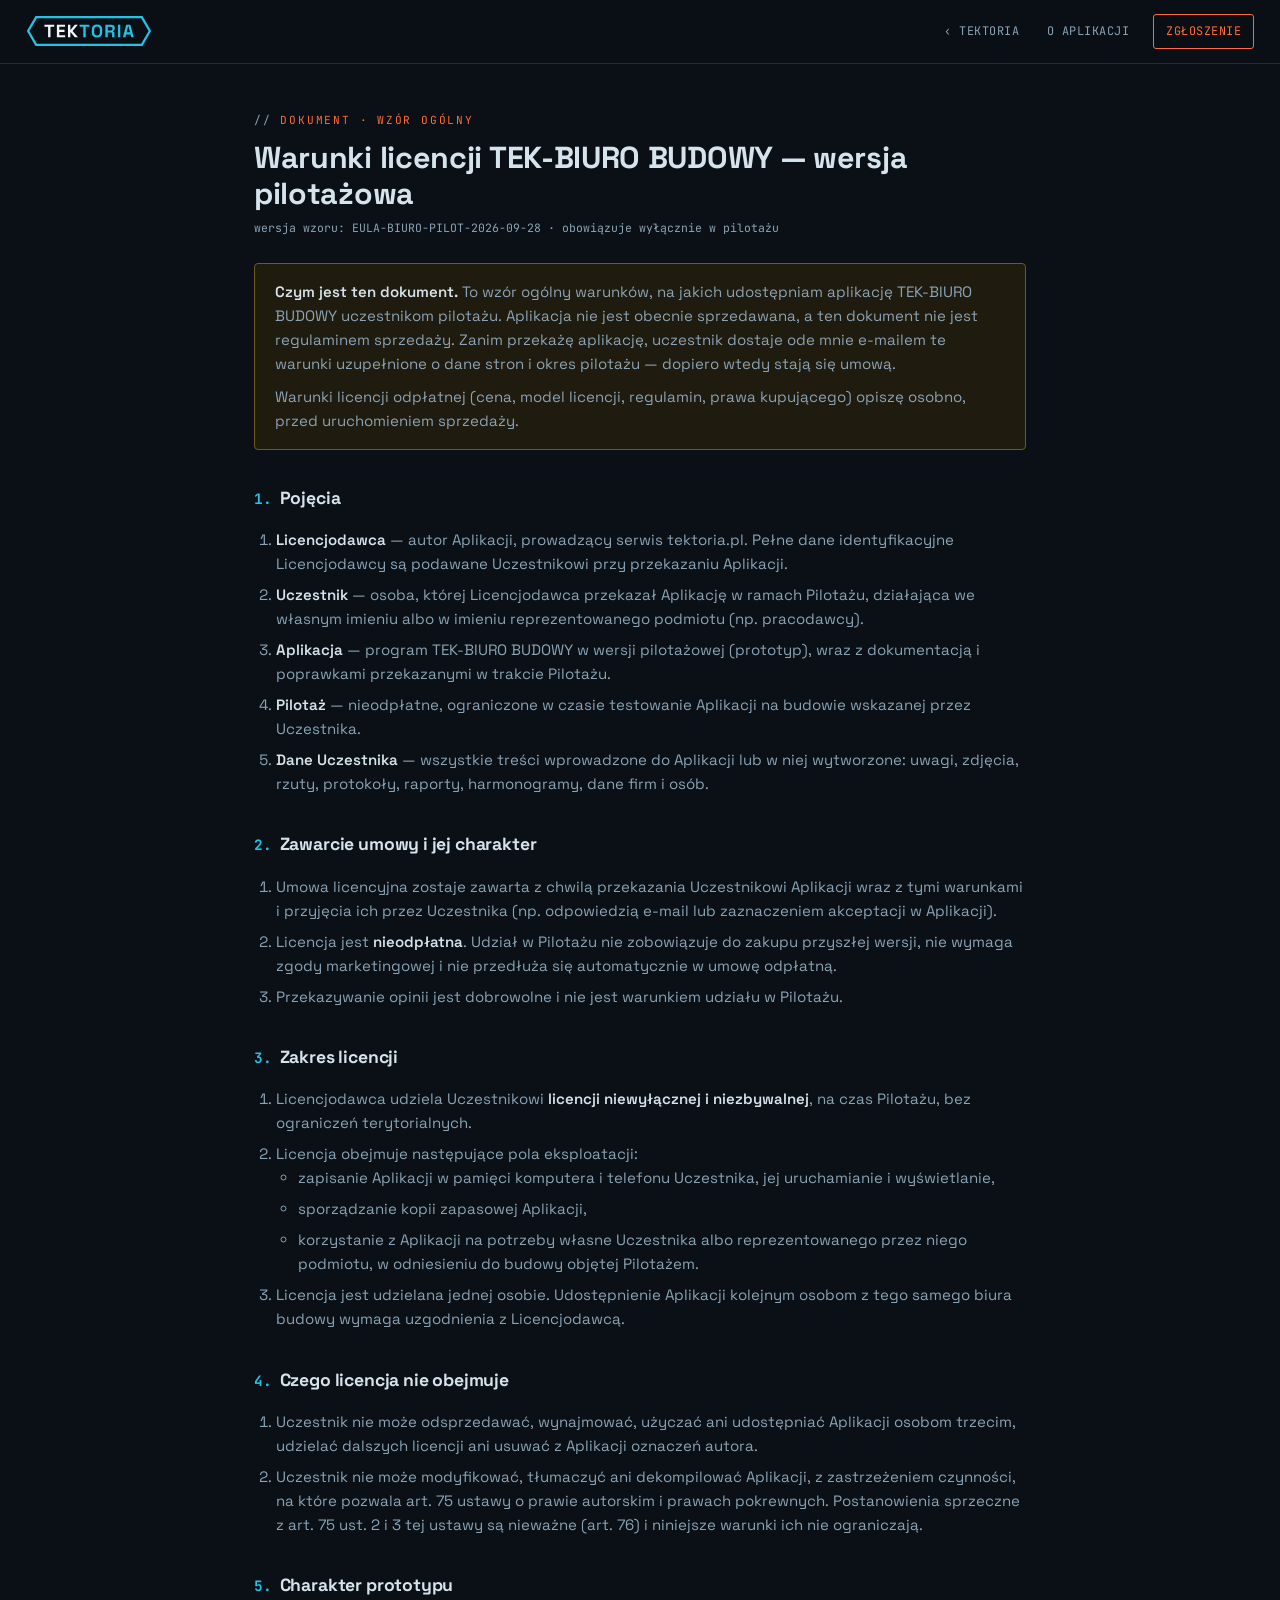
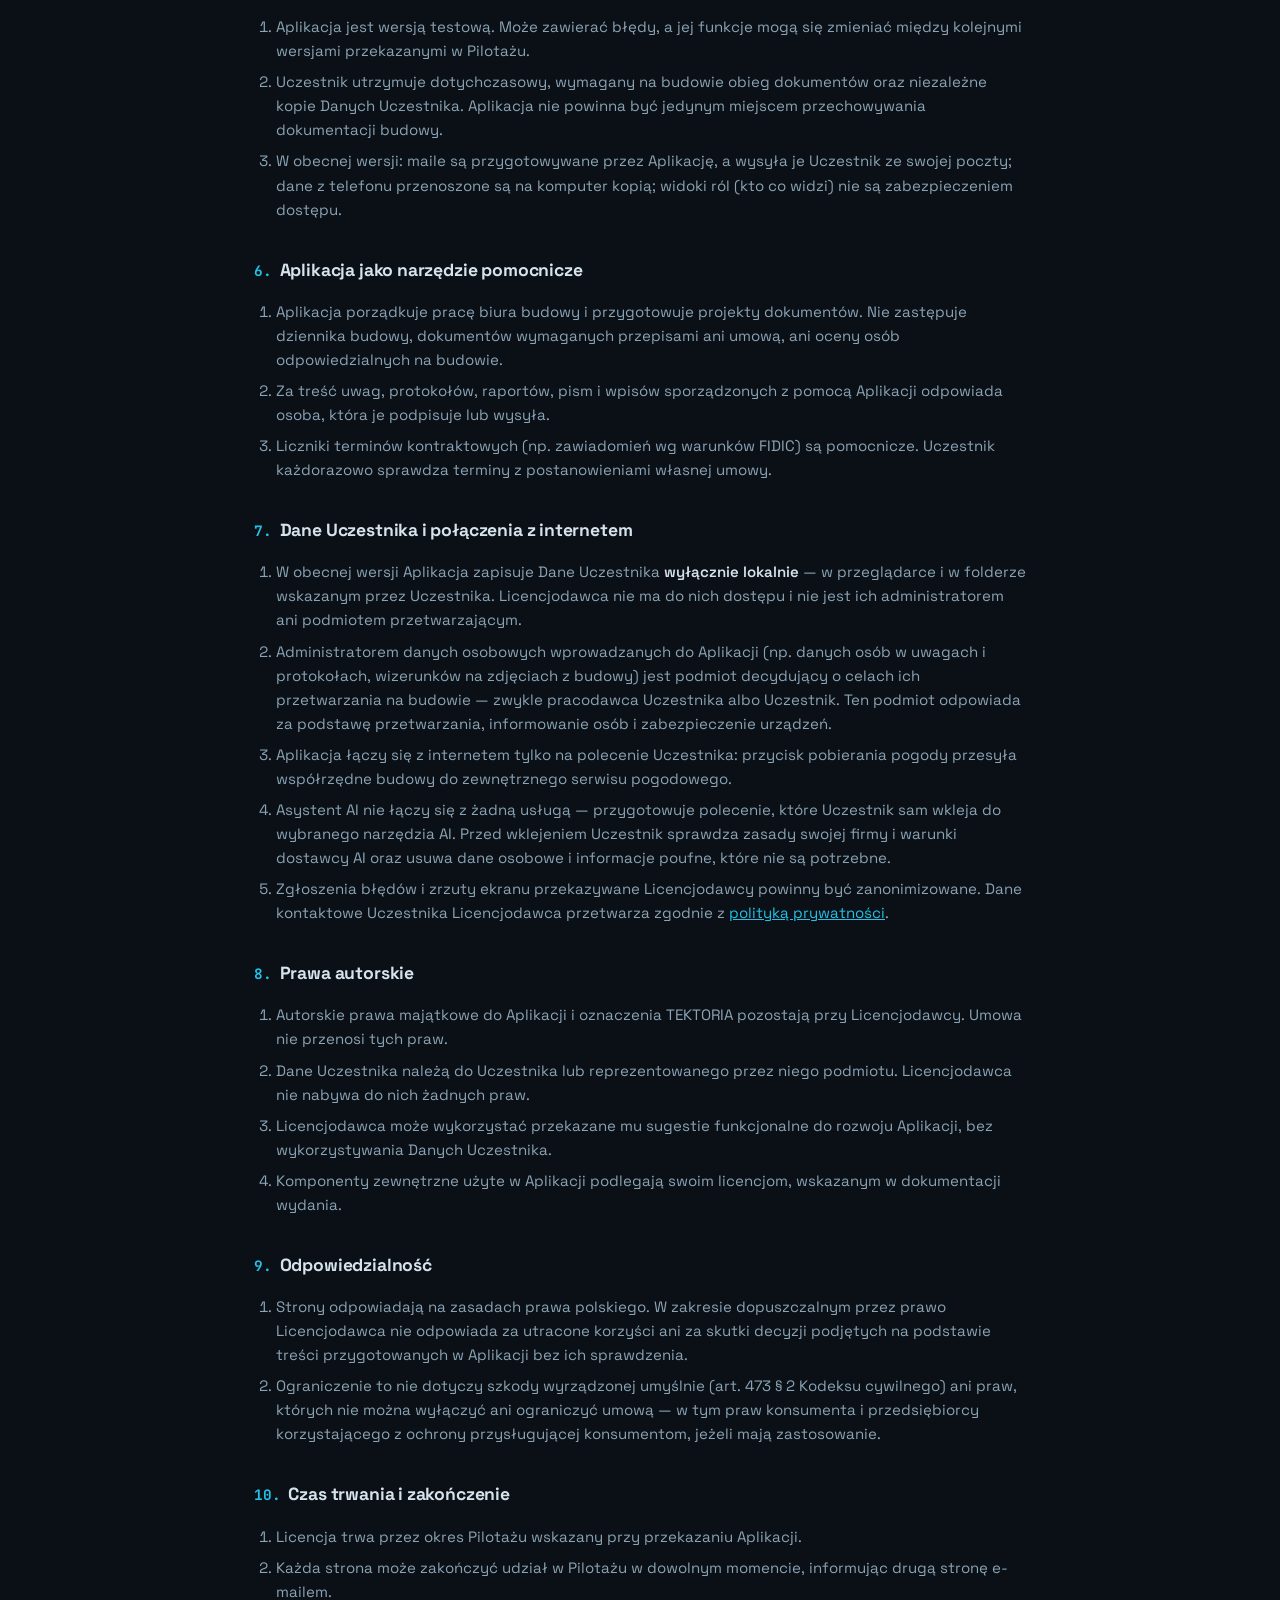
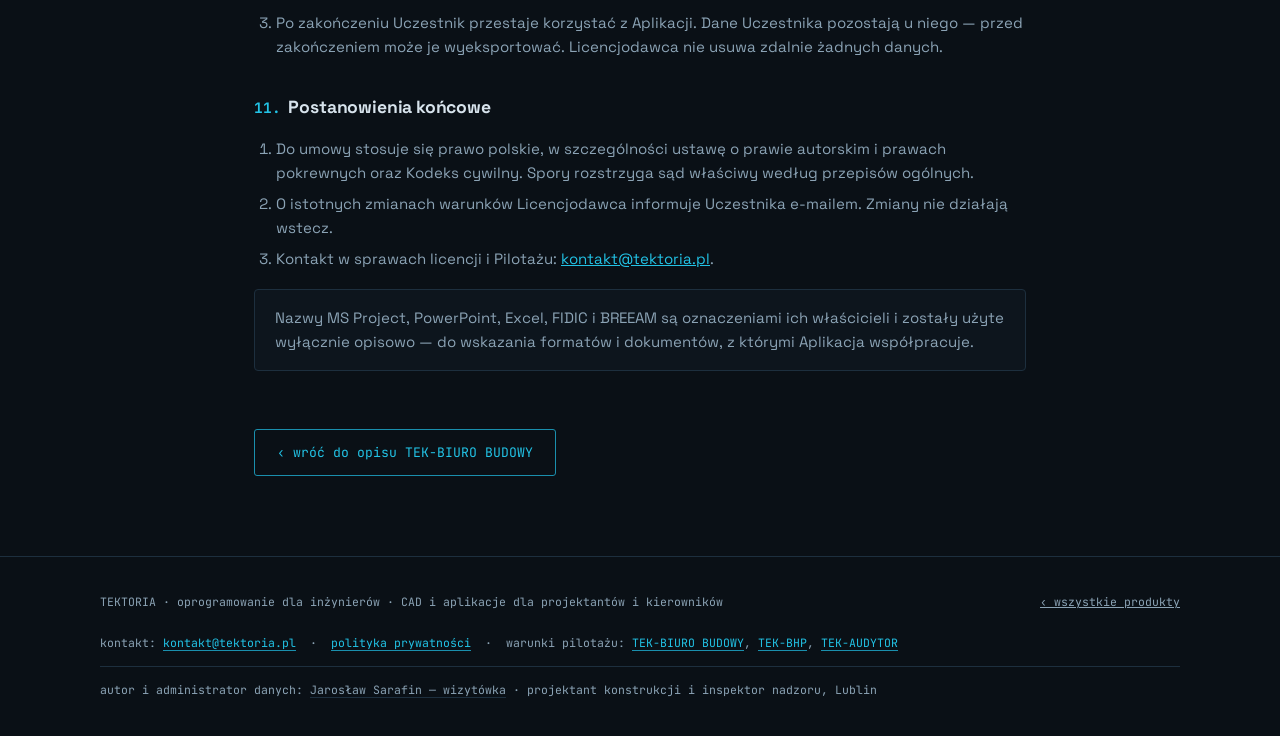
<file: eula-tek-biuro-budowy.html>
<!DOCTYPE html>
<html lang="pl">
<head>
<meta charset="UTF-8">
<meta name="viewport" content="width=device-width, initial-scale=1.0">
<title>Warunki licencji TEK-BIURO BUDOWY — wersja pilotażowa | TEKTORIA</title>
<meta name="description" content="Wzór ogólny warunków nieodpłatnej licencji na wersję pilotażową aplikacji TEK-BIURO BUDOWY: zakres, ograniczenia, dane, odpowiedzialność, zakończenie.">
<meta name="robots" content="index, follow">
<link rel="canonical" href="https://tektoria.pl/eula-tek-biuro-budowy.html">
<link rel="icon" href="favicon.svg" type="image/svg+xml">
<link rel="alternate icon" href="favicon.ico" sizes="32x32">
<link rel="apple-touch-icon" href="img/apple-touch-icon.png">
<meta name="theme-color" content="#0b1622">

<style>
  /* ---------- fonty hostowane lokalnie (SIL OFL, pliki w /fonts) ----------
     Powod: brak polaczenia z serwerami Google przy kazdym wejsciu = brak
     przekazywania adresu IP odwiedzajacego podmiotowi trzeciemu (RODO). */
  @font-face{font-family:'Space Grotesk';font-style:normal;font-weight:400;font-display:swap;
    src:url('fonts/space-grotesk-latin-ext-400-normal.woff2') format('woff2');unicode-range:U+0100-02BA,U+02BD-02C5,U+02C7-02CC,U+02CE-02D7,U+02DD-02FF,U+0304,U+0308,U+0329,U+1D00-1DBF,U+1E00-1E9F,U+1EF2-1EFF,U+2020,U+20A0-20AB,U+20AD-20C0,U+2113,U+2C60-2C7F,U+A720-A7FF;}
  @font-face{font-family:'Space Grotesk';font-style:normal;font-weight:400;font-display:swap;
    src:url('fonts/space-grotesk-latin-400-normal.woff2') format('woff2');unicode-range:U+0000-00FF,U+0131,U+0152-0153,U+02BB-02BC,U+02C6,U+02DA,U+02DC,U+0304,U+0308,U+0329,U+2000-206F,U+20AC,U+2122,U+2191,U+2193,U+2212,U+2215,U+FEFF,U+FFFD;}
  @font-face{font-family:'Space Grotesk';font-style:normal;font-weight:500;font-display:swap;
    src:url('fonts/space-grotesk-latin-ext-500-normal.woff2') format('woff2');unicode-range:U+0100-02BA,U+02BD-02C5,U+02C7-02CC,U+02CE-02D7,U+02DD-02FF,U+0304,U+0308,U+0329,U+1D00-1DBF,U+1E00-1E9F,U+1EF2-1EFF,U+2020,U+20A0-20AB,U+20AD-20C0,U+2113,U+2C60-2C7F,U+A720-A7FF;}
  @font-face{font-family:'Space Grotesk';font-style:normal;font-weight:500;font-display:swap;
    src:url('fonts/space-grotesk-latin-500-normal.woff2') format('woff2');unicode-range:U+0000-00FF,U+0131,U+0152-0153,U+02BB-02BC,U+02C6,U+02DA,U+02DC,U+0304,U+0308,U+0329,U+2000-206F,U+20AC,U+2122,U+2191,U+2193,U+2212,U+2215,U+FEFF,U+FFFD;}
  @font-face{font-family:'Space Grotesk';font-style:normal;font-weight:600;font-display:swap;
    src:url('fonts/space-grotesk-latin-ext-600-normal.woff2') format('woff2');unicode-range:U+0100-02BA,U+02BD-02C5,U+02C7-02CC,U+02CE-02D7,U+02DD-02FF,U+0304,U+0308,U+0329,U+1D00-1DBF,U+1E00-1E9F,U+1EF2-1EFF,U+2020,U+20A0-20AB,U+20AD-20C0,U+2113,U+2C60-2C7F,U+A720-A7FF;}
  @font-face{font-family:'Space Grotesk';font-style:normal;font-weight:600;font-display:swap;
    src:url('fonts/space-grotesk-latin-600-normal.woff2') format('woff2');unicode-range:U+0000-00FF,U+0131,U+0152-0153,U+02BB-02BC,U+02C6,U+02DA,U+02DC,U+0304,U+0308,U+0329,U+2000-206F,U+20AC,U+2122,U+2191,U+2193,U+2212,U+2215,U+FEFF,U+FFFD;}
  @font-face{font-family:'Space Grotesk';font-style:normal;font-weight:700;font-display:swap;
    src:url('fonts/space-grotesk-latin-ext-700-normal.woff2') format('woff2');unicode-range:U+0100-02BA,U+02BD-02C5,U+02C7-02CC,U+02CE-02D7,U+02DD-02FF,U+0304,U+0308,U+0329,U+1D00-1DBF,U+1E00-1E9F,U+1EF2-1EFF,U+2020,U+20A0-20AB,U+20AD-20C0,U+2113,U+2C60-2C7F,U+A720-A7FF;}
  @font-face{font-family:'Space Grotesk';font-style:normal;font-weight:700;font-display:swap;
    src:url('fonts/space-grotesk-latin-700-normal.woff2') format('woff2');unicode-range:U+0000-00FF,U+0131,U+0152-0153,U+02BB-02BC,U+02C6,U+02DA,U+02DC,U+0304,U+0308,U+0329,U+2000-206F,U+20AC,U+2122,U+2191,U+2193,U+2212,U+2215,U+FEFF,U+FFFD;}
  @font-face{font-family:'JetBrains Mono';font-style:normal;font-weight:400;font-display:swap;
    src:url('fonts/jetbrains-mono-latin-ext-400-normal.woff2') format('woff2');unicode-range:U+0100-02BA,U+02BD-02C5,U+02C7-02CC,U+02CE-02D7,U+02DD-02FF,U+0304,U+0308,U+0329,U+1D00-1DBF,U+1E00-1E9F,U+1EF2-1EFF,U+2020,U+20A0-20AB,U+20AD-20C0,U+2113,U+2C60-2C7F,U+A720-A7FF;}
  @font-face{font-family:'JetBrains Mono';font-style:normal;font-weight:400;font-display:swap;
    src:url('fonts/jetbrains-mono-latin-400-normal.woff2') format('woff2');unicode-range:U+0000-00FF,U+0131,U+0152-0153,U+02BB-02BC,U+02C6,U+02DA,U+02DC,U+0304,U+0308,U+0329,U+2000-206F,U+20AC,U+2122,U+2191,U+2193,U+2212,U+2215,U+FEFF,U+FFFD;}
  @font-face{font-family:'JetBrains Mono';font-style:normal;font-weight:500;font-display:swap;
    src:url('fonts/jetbrains-mono-latin-ext-500-normal.woff2') format('woff2');unicode-range:U+0100-02BA,U+02BD-02C5,U+02C7-02CC,U+02CE-02D7,U+02DD-02FF,U+0304,U+0308,U+0329,U+1D00-1DBF,U+1E00-1E9F,U+1EF2-1EFF,U+2020,U+20A0-20AB,U+20AD-20C0,U+2113,U+2C60-2C7F,U+A720-A7FF;}
  @font-face{font-family:'JetBrains Mono';font-style:normal;font-weight:500;font-display:swap;
    src:url('fonts/jetbrains-mono-latin-500-normal.woff2') format('woff2');unicode-range:U+0000-00FF,U+0131,U+0152-0153,U+02BB-02BC,U+02C6,U+02DA,U+02DC,U+0304,U+0308,U+0329,U+2000-206F,U+20AC,U+2122,U+2191,U+2193,U+2212,U+2215,U+FEFF,U+FFFD;}
  @font-face{font-family:'JetBrains Mono';font-style:normal;font-weight:700;font-display:swap;
    src:url('fonts/jetbrains-mono-latin-ext-700-normal.woff2') format('woff2');unicode-range:U+0100-02BA,U+02BD-02C5,U+02C7-02CC,U+02CE-02D7,U+02DD-02FF,U+0304,U+0308,U+0329,U+1D00-1DBF,U+1E00-1E9F,U+1EF2-1EFF,U+2020,U+20A0-20AB,U+20AD-20C0,U+2113,U+2C60-2C7F,U+A720-A7FF;}
  @font-face{font-family:'JetBrains Mono';font-style:normal;font-weight:700;font-display:swap;
    src:url('fonts/jetbrains-mono-latin-700-normal.woff2') format('woff2');unicode-range:U+0000-00FF,U+0131,U+0152-0153,U+02BB-02BC,U+02C6,U+02DA,U+02DC,U+0304,U+0308,U+0329,U+2000-206F,U+20AC,U+2122,U+2191,U+2193,U+2212,U+2215,U+FEFF,U+FFFD;}


  :root{
    --bg:#0a1016;
    --bg2:#0d151d;
    --panel:#101b25;
    --panel-line:#1d2f3e;
    --grid:rgba(72,132,182,.09);
    --txt:#d7e3ec;
    --txt-dim:#8ba3b5;
    --cyan:#22c3e6;        /* cyjan z logo TEKTORIA v4 (28.09.2026) */
    --cyan-dim:#1a8fad;
    --amber:#ffb24d;
    --orange:#ff6b35;
    --green:#7be07b;
    --sel-blue:#2c76b8;
    --radius:3px;
  }
  *{box-sizing:border-box;}
  html{scroll-behavior:smooth;}
  body{
    margin:0;
    background:var(--bg);
    color:var(--txt);
    font-family:'Space Grotesk',sans-serif;
    line-height:1.6;
    -webkit-font-smoothing:antialiased;
  }
  h1,h2,h3{margin:0;letter-spacing:-0.01em;}
  code,.mono{font-family:'JetBrains Mono',monospace;}
  a{color:var(--cyan);}
  ::selection{background:var(--sel-blue);color:#fff;}

  .cadgrid{
    background-image:
      linear-gradient(var(--grid) 1px, transparent 1px),
      linear-gradient(90deg, var(--grid) 1px, transparent 1px);
    background-size:34px 34px;
  }

  /* ---------- topbar ---------- */
  header.top{
    position:sticky;top:0;z-index:50;
    background:rgba(10,16,22,.92);
    backdrop-filter:blur(6px);
    border-bottom:1px solid var(--panel-line);
    display:flex;align-items:center;justify-content:space-between;
    padding:14px 26px;
  }
  .brand{display:flex;align-items:center;gap:14px;text-decoration:none;color:inherit;}
  .brand .logo{display:block;height:32px;width:auto;}
  .brand .tag{font-family:'JetBrains Mono',monospace;font-size:.62rem;color:var(--txt-dim);letter-spacing:.1em;
    border-left:1px solid var(--panel-line);padding-left:14px;line-height:1.35;white-space:nowrap;}
  @media(max-width:1480px){.brand .tag{display:none;}}
  header.top nav{display:flex;align-items:center;gap:4px;}
  header.top nav a{
    color:var(--txt-dim);text-decoration:none;
    font-family:'JetBrains Mono',monospace;font-size:.74rem;letter-spacing:.04em;
    padding:7px 12px;border-radius:3px;
  }
  header.top nav a:hover{color:var(--cyan);background:rgba(34,195,230,.07);}
  header.top nav a.cta{
    border:1px solid var(--orange);color:var(--orange);margin-left:8px;
  }
  header.top nav a.cta:hover{background:var(--orange);color:#0a1016;}
  @media(max-width:1160px){header.top nav a:not(.cta){display:none;}}

  /* ---------- hero: fake ZWCAD viewport ---------- */
  .hero{padding:64px 24px 40px;position:relative;overflow:hidden;}
  .hero-inner{max-width:1080px;margin:0 auto;display:grid;grid-template-columns:1fr 1fr;gap:44px;align-items:center;}
  @media(max-width:920px){.hero-inner{grid-template-columns:1fr;}}
  .hero h1{
    font-size:clamp(1.9rem,4.4vw,3rem);
    font-weight:700;line-height:1.1;
  }
  .hero h1 .hl{color:var(--cyan);}
  .hero h1 .strike{color:var(--txt-dim);text-decoration:line-through;text-decoration-color:var(--orange);text-decoration-thickness:3px;}
  .hero p.lead{color:var(--txt-dim);font-size:1.08rem;max-width:48ch;margin-top:20px;}
  .hero .ctas{margin-top:30px;display:flex;gap:14px;flex-wrap:wrap;}
  .btn{
    display:inline-block;font-family:'JetBrains Mono',monospace;font-size:.82rem;
    padding:13px 24px;border-radius:var(--radius);text-decoration:none;
    border:1.5px solid transparent;cursor:pointer;transition:all .15s ease;
  }
  .btn-primary{background:var(--orange);color:#0a1016;font-weight:700;}
  .btn-primary:hover{background:#ff8556;transform:translateY(-2px);box-shadow:0 6px 22px rgba(255,107,53,.28);}
  .btn-ghost{color:var(--cyan);border-color:var(--cyan-dim);}
  .btn-ghost:hover{border-color:var(--cyan);background:rgba(34,195,230,.08);}
  .hero-badges{
    margin-top:34px;display:flex;gap:20px;flex-wrap:wrap;
    font-family:'JetBrains Mono',monospace;font-size:.7rem;color:var(--txt-dim);
  }
  .hero-badges span::before{content:"▸ ";color:var(--cyan);}

  /* fake CAD window */
  .cadwin{
    border:1px solid var(--panel-line);border-radius:6px;overflow:hidden;
    background:var(--bg2);box-shadow:0 24px 60px rgba(0,0,0,.5);
  }
  .cadwin .bar{
    display:flex;align-items:center;gap:8px;
    background:#131f2a;padding:8px 12px;border-bottom:1px solid var(--panel-line);
    font-family:'JetBrains Mono',monospace;font-size:.68rem;color:var(--txt-dim);
  }
  .cadwin .bar .dot{width:9px;height:9px;border-radius:50%;background:#22384a;}
  .cadwin .bar .dot.r{background:#e0564d;}
  .cadwin .bar .dot.y{background:#e0a53f;}
  .cadwin .bar .dot.g{background:#4fbf6b;}
  .cadwin .bar .ttl{margin-left:6px;}
  .cadwin .viewport{
    position:relative;aspect-ratio:4/3.1;
    background-image:
      linear-gradient(var(--grid) 1px, transparent 1px),
      linear-gradient(90deg, var(--grid) 1px, transparent 1px);
    background-size:26px 26px;background-color:#0b141c;
  }
  .cadwin .ucs{position:absolute;left:10px;bottom:10px;opacity:.7;}
  .cadwin .cross{position:absolute;pointer-events:none;opacity:.35;}
  .cadwin .cmdline{
    background:#0a1219;border-top:1px solid var(--panel-line);
    padding:9px 12px;font-family:'JetBrains Mono',monospace;font-size:.76rem;
    color:var(--green);min-height:56px;
  }
  .cmdline .hist{color:#5d7788;font-size:.68rem;line-height:1.5;}
  .cmdline .cur .prompt{color:var(--txt-dim);}
  .cmdline .caret{
    display:inline-block;width:8px;height:14px;background:var(--green);
    vertical-align:-2px;animation:blink 1s steps(1) infinite;
  }
  @keyframes blink{50%{opacity:0;}}

  #hebDraw path.steel{
    stroke:var(--cyan);stroke-width:2;fill:none;
    stroke-linejoin:round;
  }
  #hebDraw .axis{stroke:var(--orange);stroke-width:1;stroke-dasharray:10 4 2 4;opacity:0;}
  #hebDraw .dim{stroke:#6f93ad;stroke-width:1;opacity:0;}
  #hebDraw text{font-family:'JetBrains Mono',monospace;font-size:11px;fill:#9fc0d6;opacity:0;}
  #hebDraw .dimshow{transition:opacity .5s;}
  #paramTbl{
    position:absolute;right:12px;top:12px;
    background:rgba(13,21,29,.94);border:1px solid var(--panel-line);border-radius:3px;
    font-family:'JetBrains Mono',monospace;font-size:.62rem;color:var(--txt-dim);
    padding:8px 10px;opacity:0;transform:translateY(-6px);transition:all .6s ease;
  }
  #paramTbl.show{opacity:1;transform:translateY(0);}
  #paramTbl .h{color:var(--cyan);font-weight:700;margin-bottom:3px;}
  #paramTbl td{padding:1px 6px 1px 0;}
  #paramTbl td:last-child{color:var(--txt);text-align:right;}

  /* ---------- stats strip ---------- */
  .stats{border-top:1px solid var(--panel-line);border-bottom:1px solid var(--panel-line);background:var(--bg2);}
  .stats .wrap{
    max-width:1080px;margin:0 auto;padding:28px 24px;
    display:grid;grid-template-columns:repeat(4,1fr);gap:22px;
  }
  @media(max-width:820px){.stats .wrap{grid-template-columns:repeat(2,1fr);}}
  .stat .n{font-family:'JetBrains Mono',monospace;font-size:1.7rem;font-weight:700;color:var(--cyan);}
  .stat .l{font-size:.82rem;color:var(--txt-dim);margin-top:2px;}

  /* ---------- sections ---------- */
  section{padding:78px 24px;}
  .wrap{max-width:1080px;margin:0 auto;}
  .eyebrow{
    font-family:'JetBrains Mono',monospace;font-size:.7rem;letter-spacing:.16em;
    text-transform:uppercase;color:var(--orange);
  }
  .eyebrow::before{content:"// ";color:var(--txt-dim);}
  h2.sec{font-size:clamp(1.55rem,3.2vw,2.2rem);margin-top:10px;max-width:24ch;}
  p.sec-lead{color:var(--txt-dim);max-width:60ch;margin-top:14px;}

  /* reveal on scroll */
  .rv{opacity:0;transform:translateY(22px);transition:opacity .7s ease,transform .7s ease;}
  .rv.in{opacity:1;transform:none;}

  /* ---------- product layout ---------- */
  .prod{
    display:grid;grid-template-columns:1.05fr .95fr;gap:40px;align-items:start;
    margin-top:44px;
  }
  @media(max-width:880px){.prod{grid-template-columns:1fr;}}
  .prod .cmd-chip,.pc-body .cmd-chip{
    display:inline-block;font-family:'JetBrains Mono',monospace;font-size:.7rem;
    background:#0a1219;border:1px solid var(--panel-line);color:var(--green);
    padding:4px 10px;border-radius:3px;margin-bottom:14px;
  }
  .prod h3{font-size:1.5rem;}
  .pc-body .cmd-chip{align-self:flex-start;}
  .prod .file,.pc-body .file{font-family:'JetBrains Mono',monospace;font-size:.74rem;color:var(--txt-dim);margin-top:4px;}
  .prod p.desc{color:var(--txt-dim);margin-top:16px;}
  ul.feats{list-style:none;padding:0;margin:20px 0 0;}
  ul.feats li{
    padding:9px 0 9px 26px;position:relative;font-size:.94rem;
    border-bottom:1px dashed var(--panel-line);
  }
  ul.feats li::before{
    content:"＋";position:absolute;left:0;color:var(--cyan);
    font-family:'JetBrains Mono',monospace;
  }
  .priceline{
    display:flex;align-items:center;gap:18px;margin-top:26px;flex-wrap:wrap;
  }
  .priceline .price{
    font-family:'JetBrains Mono',monospace;font-size:1.7rem;font-weight:700;color:var(--amber);
  }
  .priceline .price small{font-size:.66rem;color:var(--txt-dim);display:block;font-weight:400;}
  .doc-links{display:flex;gap:10px;flex-wrap:wrap;margin-top:20px;}
  .doc-soon{color:var(--txt-dim);opacity:.75;border-style:dashed;cursor:default;}
  .doc-link{
    font-family:'JetBrains Mono',monospace;font-size:.72rem;
    padding:8px 12px;border:1px solid var(--panel-line);border-radius:3px;
    color:var(--txt-dim);text-decoration:none;background:var(--bg2);
  }
  .doc-link:hover{border-color:var(--cyan);color:var(--cyan);}
  .compat{
    font-family:'JetBrains Mono',monospace;font-size:.68rem;color:var(--green);
    margin-top:18px;
  }
  .compat::before{content:"✓ ";}

  /* ---------- TEK-CALC: wideo + cennik modułowy ---------- */
  .calc-video{margin-top:40px;border:1px solid var(--panel-line);border-radius:6px;
    background:#0b141c;overflow:hidden;}
  .calc-video video{display:block;width:100%;height:auto;background:#0b141c;}
  .calc-video .vcap{
    font-family:'JetBrains Mono',monospace;font-size:.7rem;color:var(--txt-dim);
    padding:9px 12px;background:#0d1620;border-top:1px solid var(--panel-line);
  }
  .modprice{margin-top:46px;border:1px solid var(--panel-line);border-radius:6px;
    background:var(--bg2);overflow:hidden;}
  .modprice .mp-head{
    display:flex;align-items:baseline;justify-content:space-between;gap:14px;flex-wrap:wrap;
    padding:16px 18px;border-bottom:1px solid var(--panel-line);background:var(--panel);
  }
  .modprice .mp-head h3{font-size:1.12rem;}
  .modprice .mp-head span{font-family:'JetBrains Mono',monospace;font-size:.72rem;color:var(--txt-dim);}
  .mp-row{
    display:grid;grid-template-columns:minmax(0,1.15fr) minmax(0,1.5fr) auto;
    gap:14px;align-items:baseline;padding:11px 18px;
    border-bottom:1px dashed var(--panel-line);font-size:.9rem;
  }
  .mp-row:last-child{border-bottom:none;}
  .mp-row .mp-n{font-weight:600;}
  .mp-row .mp-d{color:var(--txt-dim);font-size:.83rem;}
  .mp-row .mp-p{font-family:'JetBrains Mono',monospace;color:var(--amber);
    font-size:.92rem;font-weight:700;text-align:right;white-space:nowrap;}
  .mp-sum{
    display:flex;justify-content:space-between;gap:14px;flex-wrap:wrap;
    padding:13px 18px;background:var(--panel);border-top:1px solid var(--panel-line);
    font-family:'JetBrains Mono',monospace;font-size:.8rem;color:var(--txt-dim);
  }
  .mp-sum b{color:var(--txt);}
  .modprice.limits .mp-row{grid-template-columns:minmax(0,1.05fr) minmax(0,2fr);}
  @media(max-width:720px){
    .mp-row{grid-template-columns:1fr auto;}
    .modprice.limits .mp-row{grid-template-columns:1fr;}
    .mp-row .mp-d{grid-column:1 / -1;}
  }

  /* frame player (screeny) */
  .frame-player{border:1px solid var(--panel-line);border-radius:6px;background:var(--bg2);overflow:hidden;}
  .fp-stage{position:relative;aspect-ratio:16/9;background:#0b141c;overflow:hidden;}
  .fp-img{position:absolute;inset:0;width:100%;height:100%;object-fit:contain;background:#0b141c;opacity:0;transition:opacity .35s;}
  .fp-placeholder-frame{
    position:absolute;inset:0;display:flex;flex-direction:column;align-items:center;justify-content:center;gap:8px;
    background:repeating-linear-gradient(135deg, rgba(72,132,182,.06) 0 12px, transparent 12px 24px),#0b141c;
    color:var(--txt-dim);font-family:'JetBrains Mono',monospace;font-size:.8rem;text-align:center;padding:0 24px;
    opacity:0;transition:opacity .35s;
  }
  .fp-placeholder-frame .n{font-size:1.7rem;font-weight:700;color:var(--orange);}
  .fp-caption{
    position:absolute;left:0;right:0;bottom:0;padding:10px 14px 12px;
    background:linear-gradient(0deg, rgba(11,20,28,.97) 0%, rgba(11,20,28,.93) 58%, rgba(11,20,28,0) 100%);
    color:var(--txt);font-family:'JetBrains Mono',monospace;font-size:.72rem;
  }
  .fp-progress{position:absolute;top:0;left:0;right:0;display:flex;gap:3px;padding:8px 10px 0;}
  .fp-progress .seg{flex:1;height:3px;background:rgba(215,227,236,.18);border-radius:2px;overflow:hidden;}
  .fp-progress .seg i{display:block;height:100%;width:0%;background:var(--orange);}
  .fp-progress .seg.done i{width:100%;}
  .fp-controls{display:flex;align-items:center;justify-content:space-between;padding:8px 12px;background:#0d1620;}
  .fp-controls button{
    background:transparent;border:1px solid var(--panel-line);color:var(--txt-dim);
    font-family:'JetBrains Mono',monospace;font-size:.74rem;border-radius:3px;padding:5px 11px;cursor:pointer;
  }
  .fp-controls button:hover{border-color:var(--cyan);color:var(--cyan);}
  .fp-frame-idx{font-family:'JetBrains Mono',monospace;font-size:.68rem;color:var(--txt-dim);}
  .media-note{
    margin-top:10px;font-family:'JetBrains Mono',monospace;font-size:.66rem;color:#5d7788;
  }

  /* ---------- bundle ---------- */
  .bundle{
    margin-top:70px;border:1px solid var(--cyan-dim);border-radius:6px;
    background:linear-gradient(135deg, #0d1a20, #0f2231);
    padding:38px 34px;display:flex;justify-content:space-between;align-items:center;gap:26px;flex-wrap:wrap;
    position:relative;overflow:hidden;
  }
  .bundle::after{
    content:"";position:absolute;right:-60px;top:-60px;width:220px;height:220px;
    border:1px dashed rgba(34,195,230,.25);border-radius:50%;
  }
  .bundle .save{
    display:inline-block;font-family:'JetBrains Mono',monospace;font-size:.7rem;
    color:#0a1016;background:var(--cyan);padding:3px 10px;border-radius:3px;font-weight:700;
  }
  .bundle h3{font-size:1.4rem;margin-top:12px;}
  .bundle p{color:var(--txt-dim);max-width:46ch;margin-top:8px;font-size:.94rem;}
  .bundle .bprice{font-family:'JetBrains Mono',monospace;font-size:2rem;font-weight:700;color:var(--amber);}
  .bundle .bprice small{display:block;font-size:.68rem;color:var(--txt-dim);font-weight:400;}

  /* ---------- darmowe lispy ---------- */
  .freegrid{
    display:grid;grid-template-columns:repeat(auto-fit,minmax(250px,1fr));
    gap:16px;margin-top:40px;
  }
  .freecard{
    border:1px solid var(--panel-line);border-radius:6px;background:var(--bg2);
    padding:22px;display:flex;flex-direction:column;gap:10px;
  }
  .freecard .fname{font-family:'JetBrains Mono',monospace;font-size:.78rem;color:var(--green);}
  .freecard h3{font-size:1.05rem;}
  .freecard p{color:var(--txt-dim);font-size:.88rem;margin:0;flex:1;}
  .freecard .dl{
    display:inline-flex;align-items:center;gap:8px;align-self:flex-start;
    font-family:'JetBrains Mono',monospace;font-size:.76rem;
    color:var(--cyan);text-decoration:none;
    border:1px solid var(--cyan-dim);border-radius:3px;padding:9px 14px;
    transition:all .15s;
  }
  .freecard .dl:hover{background:rgba(34,195,230,.1);border-color:var(--cyan);}
  .free-note{
    margin-top:22px;font-size:.84rem;color:var(--txt-dim);max-width:70ch;
  }

  /* ---------- FAQ ---------- */
  .faq{max-width:760px;margin:40px auto 0;}
  .faq details{
    border:1px solid var(--panel-line);border-radius:4px;background:var(--bg2);
    margin-bottom:10px;overflow:hidden;
  }
  .faq summary{
    cursor:pointer;padding:16px 18px;font-weight:500;list-style:none;
    display:flex;justify-content:space-between;align-items:center;gap:12px;
  }
  .faq summary::-webkit-details-marker{display:none;}
  .faq summary::after{
    content:"+";font-family:'JetBrains Mono',monospace;color:var(--cyan);font-size:1.1rem;flex:0 0 auto;
  }
  .faq details[open] summary::after{content:"–";}
  .faq .a{padding:0 18px 16px;color:var(--txt-dim);font-size:.93rem;}

  /* ---------- form ---------- */
  .order-sec{background:var(--bg2);border-top:1px solid var(--panel-line);}
  form.order{
    background:var(--panel);border:1px solid var(--panel-line);border-radius:6px;
    padding:34px;margin-top:34px;max-width:680px;
  }
  .form-row{margin-bottom:20px;}
  .form-row label{
    display:block;font-family:'JetBrains Mono',monospace;font-size:.7rem;
    letter-spacing:.06em;text-transform:uppercase;color:var(--txt-dim);margin-bottom:7px;
  }
  .form-row input[type=text],
  .form-row input[type=email],
  .form-row textarea{
    width:100%;padding:12px;border:1px solid var(--panel-line);border-radius:3px;
    background:#0b141c;color:var(--txt);font-family:'Space Grotesk',sans-serif;font-size:.96rem;
  }
  .form-row input:focus,.form-row textarea:focus{outline:none;border-color:var(--cyan);}
  .form-row textarea{min-height:90px;resize:vertical;}
  .checks{display:flex;flex-direction:column;gap:10px;}
  .check-item{
    display:flex;align-items:center;gap:12px;padding:12px;cursor:pointer;
    border:1px solid var(--panel-line);border-radius:3px;background:#0b141c;transition:border-color .15s;
  }
  .check-item:hover{border-color:var(--cyan-dim);}
  .check-item input{accent-color:var(--orange);width:16px;height:16px;}
  .ci-name{font-family:'JetBrains Mono',monospace;font-size:.84rem;}
  .ci-price{margin-left:auto;font-family:'JetBrains Mono',monospace;font-size:.8rem;color:var(--amber);}
  .form-note{font-size:.8rem;color:var(--txt-dim);margin:-4px 0 22px;}
  .form-note.rodo{font-size:.74rem;line-height:1.6;margin-top:-14px;padding-top:14px;border-top:1px solid var(--panel-line);}
  .form-note a{color:var(--cyan);}
  .check-consent{align-items:flex-start;}
  .check-consent input{margin-top:3px;flex-shrink:0;}
  .check-consent .ci-name{font-family:'Space Grotesk',system-ui,sans-serif;font-size:.85rem;line-height:1.55;text-transform:none;letter-spacing:normal;color:var(--txt);}
  .form-status{font-family:'JetBrains Mono',monospace;font-size:.76rem;margin-left:14px;}

  footer{
    border-top:1px solid var(--panel-line);padding:36px 24px;
    font-family:'JetBrains Mono',monospace;font-size:.72rem;color:var(--txt-dim);
  }
  footer .wrap{display:flex;justify-content:space-between;flex-wrap:wrap;gap:12px;}
  footer .fcontact{flex-basis:100%;padding-top:10px;}
  footer .fcontact a{color:var(--cyan);text-decoration:none;border-bottom:1px solid var(--cyan-dim);}
  footer .fcontact a:hover{border-bottom-color:var(--cyan);}
  footer .fauthor{flex-basis:100%;padding-top:14px;margin-top:2px;border-top:1px solid var(--panel-line);}
  footer .fauthor a{color:var(--txt-dim);text-decoration:none;border-bottom:1px solid var(--panel-line);}
  footer .fauthor a:hover{color:var(--cyan);border-bottom-color:var(--cyan);}

  /* ---------- linia 3: aplikacje dla biura budowy (pilotaż) ---------- */
  .duo{display:grid;grid-template-columns:repeat(3,1fr);gap:22px;margin-top:40px;}
  @media(max-width:1240px){.duo{grid-template-columns:1fr 1fr;}}
  @media(max-width:900px){.duo{grid-template-columns:1fr;}}
  .wrap.wide{max-width:1340px;}
  .pcard{border:1px solid var(--panel-line);border-radius:6px;background:var(--bg);overflow:hidden;
    display:flex;flex-direction:column;scroll-margin-top:80px;}
  .pcard .calc-video{margin-top:0;border:none;border-bottom:1px solid var(--panel-line);border-radius:0;}
  .pc-body{padding:22px 22px 24px;display:flex;flex-direction:column;flex:1;}
  .pc-body h3{font-size:1.4rem;}
  .pc-body ul.feats{flex:1;}
  .pc-body ul.feats li{font-size:.9rem;}
  .pilot-tag{display:inline-block;font-family:'JetBrains Mono',monospace;font-size:.64rem;font-weight:700;
    letter-spacing:.08em;color:#0a1016;background:var(--orange);padding:2px 8px;border-radius:3px;
    vertical-align:middle;margin-left:8px;}
  .pstatus{margin-top:18px;font-family:'JetBrains Mono',monospace;font-size:.72rem;color:var(--txt-dim);
    border-top:1px solid var(--panel-line);padding-top:14px;}
  .pstatus b{color:var(--amber);font-weight:500;}
  .pc-ctas{display:flex;gap:10px;flex-wrap:wrap;margin-top:16px;}
  .pc-ctas .btn{padding:11px 18px;}

  .setup-note{
    padding:12px 24px;background:#2b230b;border-bottom:1px solid #6d5a1c;
    font-family:'JetBrains Mono',monospace;font-size:.72rem;color:#e8cf7a;
  }

  @media (prefers-reduced-motion: reduce){
    .rv{opacity:1;transform:none;transition:none;}
  }
</style>
<style>
  /* ---------- podstrony produktowe ---------- */
  .shero{padding:64px 24px 44px;}
  .shero h1{font-size:clamp(1.9rem,4.4vw,3rem);font-weight:700;line-height:1.1;max-width:24ch;margin-top:14px;}
  .shero h1 .hl{color:var(--cyan);}
  .shero p.lead{color:var(--txt-dim);font-size:1.08rem;max-width:62ch;margin-top:20px;}
  .shero .ctas{margin-top:28px;display:flex;gap:14px;flex-wrap:wrap;}
  section.tight{padding-top:0;}
  section.tight .calc-video{margin-top:0;}
  .wrap.narrow{max-width:820px;}
  .steps{display:grid;grid-template-columns:repeat(3,1fr);gap:18px;margin-top:34px;}
  @media(max-width:860px){.steps{grid-template-columns:1fr;}}
  .step{border:1px solid var(--panel-line);border-radius:6px;background:var(--bg);padding:22px;}
  .step .sn{font-family:'JetBrains Mono',monospace;font-size:1.5rem;font-weight:700;color:var(--orange);}
  .step h3{font-size:1.08rem;margin-top:8px;}
  .step p{color:var(--txt-dim);font-size:.9rem;margin:8px 0 0;}
  .tbl2{display:grid;grid-template-columns:1fr 1fr;margin-top:22px;border:1px solid var(--panel-line);
    border-radius:6px;overflow:hidden;font-size:.88rem;}
  .tbl2>div{padding:10px 14px;border-bottom:1px dashed var(--panel-line);color:var(--txt-dim);}
  .tbl2>div:nth-child(odd){border-right:1px solid var(--panel-line);}
  .tbl2 .th{background:var(--panel);color:var(--txt);font-family:'JetBrains Mono',monospace;font-size:.72rem;
    letter-spacing:.06em;text-transform:uppercase;border-bottom:1px solid var(--panel-line);}
  ul.feats li b{color:var(--txt);font-weight:600;}
  .rv{opacity:1;transform:none;}
  /* ---------- dokumenty (EULA) ---------- */
  .doc{max-width:820px;margin:0 auto;padding:48px 24px 80px;}
  .doc h1{font-size:1.9rem;line-height:1.2;margin:10px 0 6px;}
  .doc .updated{font-family:'JetBrains Mono',monospace;font-size:.72rem;color:var(--txt-dim);margin-bottom:26px;}
  .doc h2{font-size:1.1rem;margin:34px 0 10px;}
  .doc h2 .num{font-family:'JetBrains Mono',monospace;color:var(--cyan);font-size:.9rem;margin-right:8px;}
  .doc p,.doc li{color:var(--txt-dim);font-size:.94rem;}
  .doc ol,.doc ul{padding-left:22px;}
  .doc li{margin-bottom:7px;}
  .doc strong{color:var(--txt);font-weight:600;}
  .doc .box{background:var(--bg2);border:1px solid var(--panel-line);border-radius:4px;padding:16px 20px;margin:18px 0;}
  .doc .box.warn{border-color:#6d5a1c;background:#1f1b0e;}
  .doc .box p{margin:0 0 8px;} .doc .box p:last-child{margin:0;}
  .back{display:inline-block;margin-top:40px;font-family:'JetBrains Mono',monospace;font-size:.82rem;
    padding:12px 22px;border-radius:3px;text-decoration:none;color:var(--cyan);border:1.5px solid var(--cyan-dim);}
  .back:hover{border-color:var(--cyan);background:rgba(34,195,230,.08);}
  @media print{header.top,footer,.back{display:none;} body{background:#fff;color:#000;} .doc p,.doc li{color:#222;}}
</style>
</head>
<body>

<header class="top">
  <a class="brand" href="index.html" aria-label="TEKTORIA — strona główna">
    <img class="logo" src="img/tektoria-logo-poziome_ciemne-tlo.svg" alt="TEKTORIA" width="126" height="32">
    <span class="tag">CAD · APLIKACJE DLA PROJEKTANTÓW I KIEROWNIKÓW</span>
  </a>
  <nav>
    <a href="index.html">‹ TEKTORIA</a>
    <a href="biuro-budowy.html">O APLIKACJI</a>
    <a href="index.html?pilot=biuro#zamow" class="cta">ZGŁOSZENIE</a>
  </nav>
</header>

<div class="doc">
  <div class="eyebrow">dokument · wzór ogólny</div>
  <h1>Warunki licencji TEK-BIURO BUDOWY — wersja pilotażowa</h1>
  <div class="updated">wersja wzoru: EULA-BIURO-PILOT-2026-09-28 · obowiązuje wyłącznie w pilotażu</div>

  <div class="box warn">
    <p><strong>Czym jest ten dokument.</strong> To wzór ogólny warunków, na jakich udostępniam aplikację
    TEK-BIURO BUDOWY uczestnikom pilotażu. Aplikacja nie jest obecnie sprzedawana, a ten dokument nie jest
    regulaminem sprzedaży. Zanim przekażę aplikację, uczestnik dostaje ode mnie e-mailem te warunki
    uzupełnione o dane stron i okres pilotażu — dopiero wtedy stają się umową.</p>
    <p>Warunki licencji odpłatnej (cena, model licencji, regulamin, prawa kupującego) opiszę osobno,
    przed uruchomieniem sprzedaży.</p>
  </div>

  <h2><span class="num">1.</span>Pojęcia</h2>
  <ol>
    <li><strong>Licencjodawca</strong> — autor Aplikacji, prowadzący serwis tektoria.pl. Pełne dane
    identyfikacyjne Licencjodawcy są podawane Uczestnikowi przy przekazaniu Aplikacji.</li>
    <li><strong>Uczestnik</strong> — osoba, której Licencjodawca przekazał Aplikację w ramach Pilotażu,
    działająca we własnym imieniu albo w imieniu reprezentowanego podmiotu (np. pracodawcy).</li>
    <li><strong>Aplikacja</strong> — program TEK-BIURO BUDOWY w wersji pilotażowej (prototyp), wraz
    z dokumentacją i poprawkami przekazanymi w trakcie Pilotażu.</li>
    <li><strong>Pilotaż</strong> — nieodpłatne, ograniczone w czasie testowanie Aplikacji na budowie
    wskazanej przez Uczestnika.</li>
    <li><strong>Dane Uczestnika</strong> — wszystkie treści wprowadzone do Aplikacji lub w niej
    wytworzone: uwagi, zdjęcia, rzuty, protokoły, raporty, harmonogramy, dane firm i osób.</li>
  </ol>

  <h2><span class="num">2.</span>Zawarcie umowy i jej charakter</h2>
  <ol>
    <li>Umowa licencyjna zostaje zawarta z chwilą przekazania Uczestnikowi Aplikacji wraz z tymi warunkami
    i przyjęcia ich przez Uczestnika (np. odpowiedzią e-mail lub zaznaczeniem akceptacji w Aplikacji).</li>
    <li>Licencja jest <strong>nieodpłatna</strong>. Udział w Pilotażu nie zobowiązuje do zakupu przyszłej
    wersji, nie wymaga zgody marketingowej i nie przedłuża się automatycznie w umowę odpłatną.</li>
    <li>Przekazywanie opinii jest dobrowolne i nie jest warunkiem udziału w Pilotażu.</li>
  </ol>

  <h2><span class="num">3.</span>Zakres licencji</h2>
  <ol>
    <li>Licencjodawca udziela Uczestnikowi <strong>licencji niewyłącznej i niezbywalnej</strong>,
    na czas Pilotażu, bez ograniczeń terytorialnych.</li>
    <li>Licencja obejmuje następujące pola eksploatacji:
      <ul>
        <li>zapisanie Aplikacji w pamięci komputera i telefonu Uczestnika, jej uruchamianie i wyświetlanie,</li>
        <li>sporządzanie kopii zapasowej Aplikacji,</li>
        <li>korzystanie z Aplikacji na potrzeby własne Uczestnika albo reprezentowanego przez niego podmiotu,
        w odniesieniu do budowy objętej Pilotażem.</li>
      </ul>
    </li>
    <li>Licencja jest udzielana jednej osobie. Udostępnienie Aplikacji kolejnym osobom z tego samego biura
    budowy wymaga uzgodnienia z Licencjodawcą.</li>
  </ol>

  <h2><span class="num">4.</span>Czego licencja nie obejmuje</h2>
  <ol>
    <li>Uczestnik nie może odsprzedawać, wynajmować, użyczać ani udostępniać Aplikacji osobom trzecim,
    udzielać dalszych licencji ani usuwać z Aplikacji oznaczeń autora.</li>
    <li>Uczestnik nie może modyfikować, tłumaczyć ani dekompilować Aplikacji, z zastrzeżeniem czynności,
    na które pozwala art. 75 ustawy o prawie autorskim i prawach pokrewnych. Postanowienia sprzeczne
    z art. 75 ust. 2 i 3 tej ustawy są nieważne (art. 76) i niniejsze warunki ich nie ograniczają.</li>
  </ol>

  <h2><span class="num">5.</span>Charakter prototypu</h2>
  <ol>
    <li>Aplikacja jest wersją testową. Może zawierać błędy, a jej funkcje mogą się zmieniać między
    kolejnymi wersjami przekazanymi w Pilotażu.</li>
    <li>Uczestnik utrzymuje dotychczasowy, wymagany na budowie obieg dokumentów oraz niezależne kopie
    Danych Uczestnika. Aplikacja nie powinna być jedynym miejscem przechowywania dokumentacji budowy.</li>
    <li>W obecnej wersji: maile są przygotowywane przez Aplikację, a wysyła je Uczestnik ze swojej poczty;
    dane z telefonu przenoszone są na komputer kopią; widoki ról (kto co widzi) nie są zabezpieczeniem
    dostępu.</li>
  </ol>

  <h2><span class="num">6.</span>Aplikacja jako narzędzie pomocnicze</h2>
  <ol>
    <li>Aplikacja porządkuje pracę biura budowy i przygotowuje projekty dokumentów. Nie zastępuje
    dziennika budowy, dokumentów wymaganych przepisami ani umową, ani oceny osób odpowiedzialnych
    na budowie.</li>
    <li>Za treść uwag, protokołów, raportów, pism i wpisów sporządzonych z pomocą Aplikacji odpowiada
    osoba, która je podpisuje lub wysyła.</li>
    <li>Liczniki terminów kontraktowych (np. zawiadomień wg warunków FIDIC) są pomocnicze. Uczestnik
    każdorazowo sprawdza terminy z postanowieniami własnej umowy.</li>
  </ol>

  <h2><span class="num">7.</span>Dane Uczestnika i połączenia z internetem</h2>
  <ol>
    <li>W obecnej wersji Aplikacja zapisuje Dane Uczestnika <strong>wyłącznie lokalnie</strong> —
    w przeglądarce i w folderze wskazanym przez Uczestnika. Licencjodawca nie ma do nich dostępu
    i nie jest ich administratorem ani podmiotem przetwarzającym.</li>
    <li>Administratorem danych osobowych wprowadzanych do Aplikacji (np. danych osób w uwagach
    i protokołach, wizerunków na zdjęciach z budowy) jest podmiot decydujący o celach ich przetwarzania
    na budowie — zwykle pracodawca Uczestnika albo Uczestnik. Ten podmiot odpowiada za podstawę
    przetwarzania, informowanie osób i zabezpieczenie urządzeń.</li>
    <li>Aplikacja łączy się z internetem tylko na polecenie Uczestnika: przycisk pobierania pogody
    przesyła współrzędne budowy do zewnętrznego serwisu pogodowego.</li>
    <li>Asystent AI nie łączy się z żadną usługą — przygotowuje polecenie, które Uczestnik sam wkleja
    do wybranego narzędzia AI. Przed wklejeniem Uczestnik sprawdza zasady swojej firmy i warunki
    dostawcy AI oraz usuwa dane osobowe i informacje poufne, które nie są potrzebne.</li>
    <li>Zgłoszenia błędów i zrzuty ekranu przekazywane Licencjodawcy powinny być zanonimizowane.
    Dane kontaktowe Uczestnika Licencjodawca przetwarza zgodnie z
    <a href="polityka-prywatnosci.html">polityką prywatności</a>.</li>
  </ol>

  <h2><span class="num">8.</span>Prawa autorskie</h2>
  <ol>
    <li>Autorskie prawa majątkowe do Aplikacji i oznaczenia TEKTORIA pozostają przy Licencjodawcy.
    Umowa nie przenosi tych praw.</li>
    <li>Dane Uczestnika należą do Uczestnika lub reprezentowanego przez niego podmiotu. Licencjodawca
    nie nabywa do nich żadnych praw.</li>
    <li>Licencjodawca może wykorzystać przekazane mu sugestie funkcjonalne do rozwoju Aplikacji,
    bez wykorzystywania Danych Uczestnika.</li>
    <li>Komponenty zewnętrzne użyte w Aplikacji podlegają swoim licencjom, wskazanym w dokumentacji
    wydania.</li>
  </ol>

  <h2><span class="num">9.</span>Odpowiedzialność</h2>
  <ol>
    <li>Strony odpowiadają na zasadach prawa polskiego. W zakresie dopuszczalnym przez prawo
    Licencjodawca nie odpowiada za utracone korzyści ani za skutki decyzji podjętych na podstawie
    treści przygotowanych w Aplikacji bez ich sprawdzenia.</li>
    <li>Ograniczenie to nie dotyczy szkody wyrządzonej umyślnie (art. 473 § 2 Kodeksu cywilnego)
    ani praw, których nie można wyłączyć ani ograniczyć umową — w tym praw konsumenta i przedsiębiorcy
    korzystającego z ochrony przysługującej konsumentom, jeżeli mają zastosowanie.</li>
  </ol>

  <h2><span class="num">10.</span>Czas trwania i zakończenie</h2>
  <ol>
    <li>Licencja trwa przez okres Pilotażu wskazany przy przekazaniu Aplikacji.</li>
    <li>Każda strona może zakończyć udział w Pilotażu w dowolnym momencie, informując drugą stronę
    e-mailem.</li>
    <li>Po zakończeniu Uczestnik przestaje korzystać z Aplikacji. Dane Uczestnika pozostają u niego —
    przed zakończeniem może je wyeksportować. Licencjodawca nie usuwa zdalnie żadnych danych.</li>
  </ol>

  <h2><span class="num">11.</span>Postanowienia końcowe</h2>
  <ol>
    <li>Do umowy stosuje się prawo polskie, w szczególności ustawę o prawie autorskim i prawach
    pokrewnych oraz Kodeks cywilny. Spory rozstrzyga sąd właściwy według przepisów ogólnych.</li>
    <li>O istotnych zmianach warunków Licencjodawca informuje Uczestnika e-mailem. Zmiany nie działają
    wstecz.</li>
    <li>Kontakt w sprawach licencji i Pilotażu: <a href="mailto:kontakt@tektoria.pl">kontakt@tektoria.pl</a>.</li>
  </ol>

  <div class="box">
    <p>Nazwy MS Project, PowerPoint, Excel, FIDIC i BREEAM są oznaczeniami ich właścicieli i zostały użyte
    wyłącznie opisowo — do wskazania formatów i dokumentów, z którymi Aplikacja współpracuje.</p>
  </div>

  <a class="back" href="biuro-budowy.html">‹ wróć do opisu TEK-BIURO BUDOWY</a>
</div>


<footer>
  <div class="wrap">
    <span>TEKTORIA · oprogramowanie dla inżynierów · CAD i aplikacje dla projektantów i kierowników</span>
    <span><a href="index.html" style="color:var(--txt-dim);">‹ wszystkie produkty</a></span>
    <span class="fcontact">kontakt: <a href="mailto:kontakt@tektoria.pl">kontakt@tektoria.pl</a> &nbsp;·&nbsp; <a href="polityka-prywatnosci.html">polityka prywatności</a> &nbsp;·&nbsp; warunki pilotażu: <a href="eula-tek-biuro-budowy.html">TEK-BIURO BUDOWY</a>, <a href="eula-tek-bhp.html">TEK-BHP</a>, <a href="eula-tek-audytor.html">TEK-AUDYTOR</a></span>
    
    <span class="fauthor">autor i administrator danych: <a href="https://js-3web.github.io/js-wizytowka/" target="_blank" rel="noopener">Jarosław Sarafin — wizytówka</a> · projektant konstrukcji i inspektor nadzoru, Lublin</span>
  </div>
</footer>

</body>
</html>
</file>
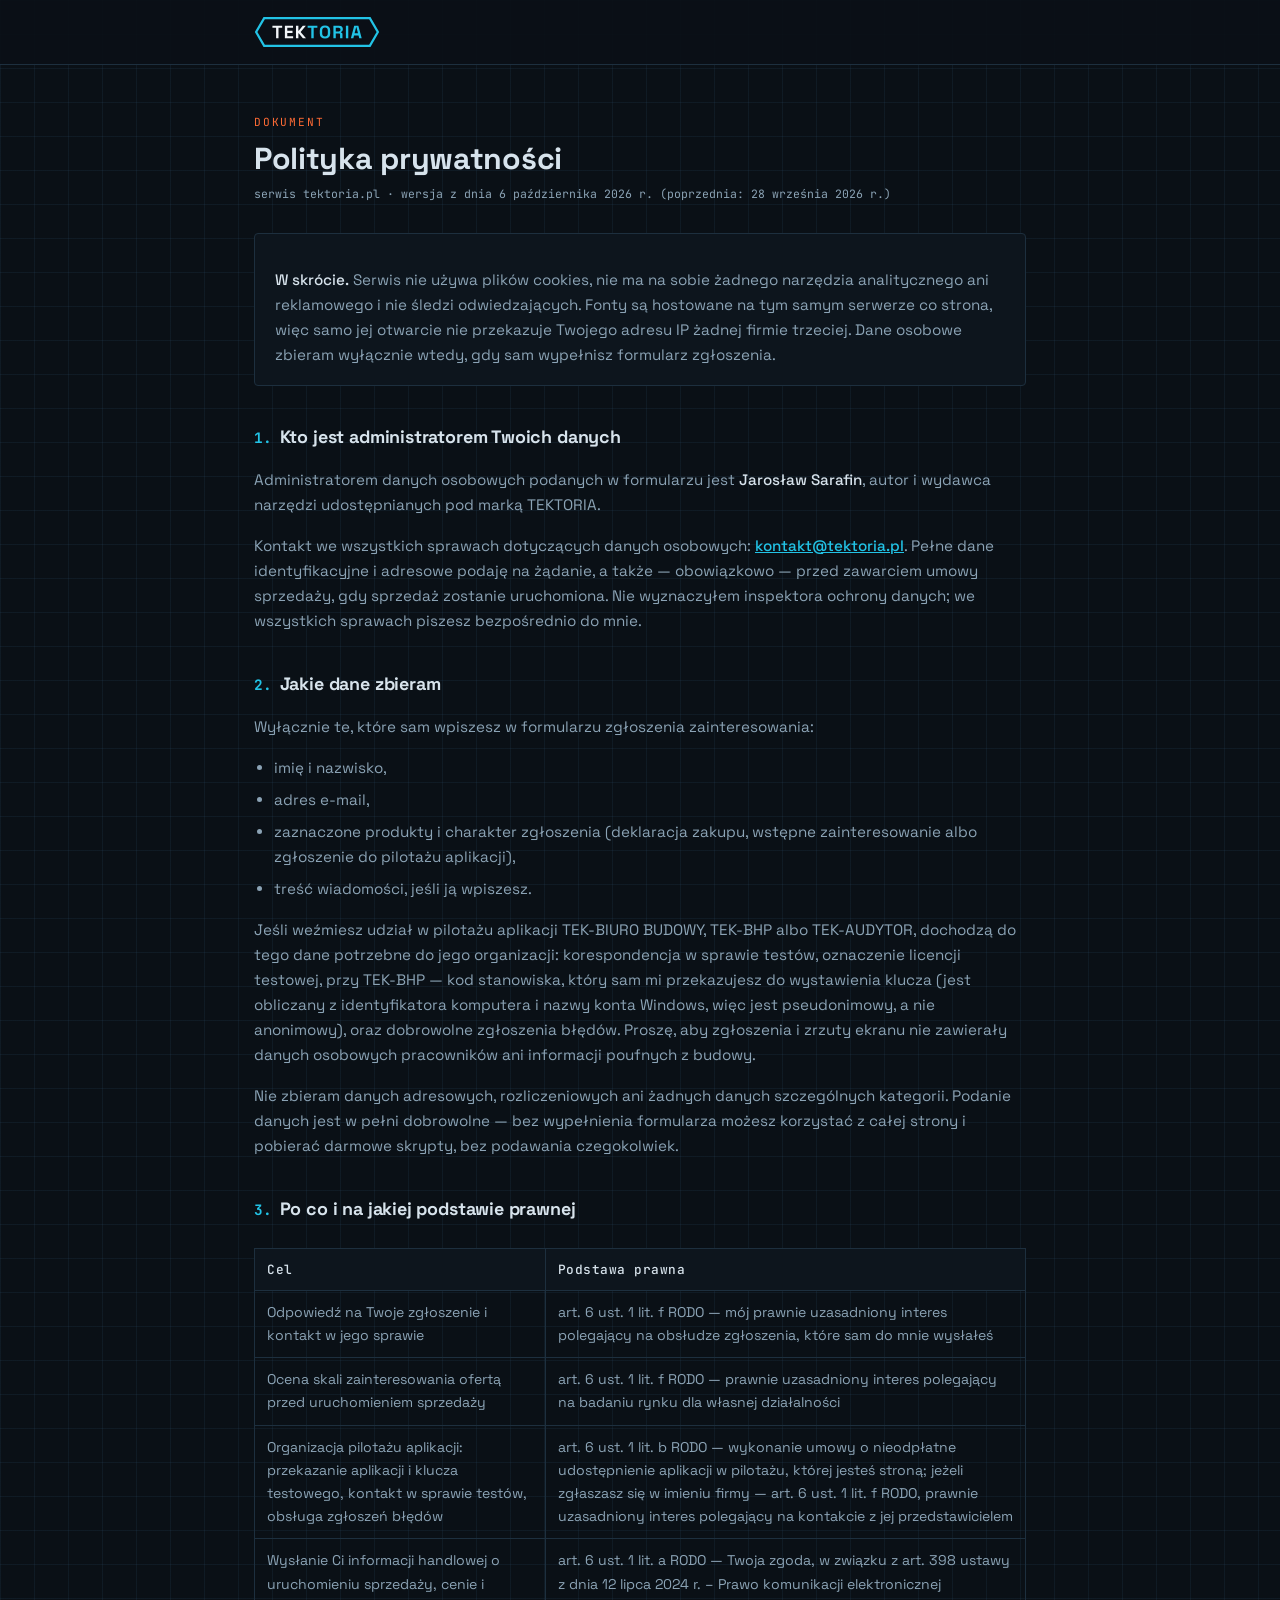
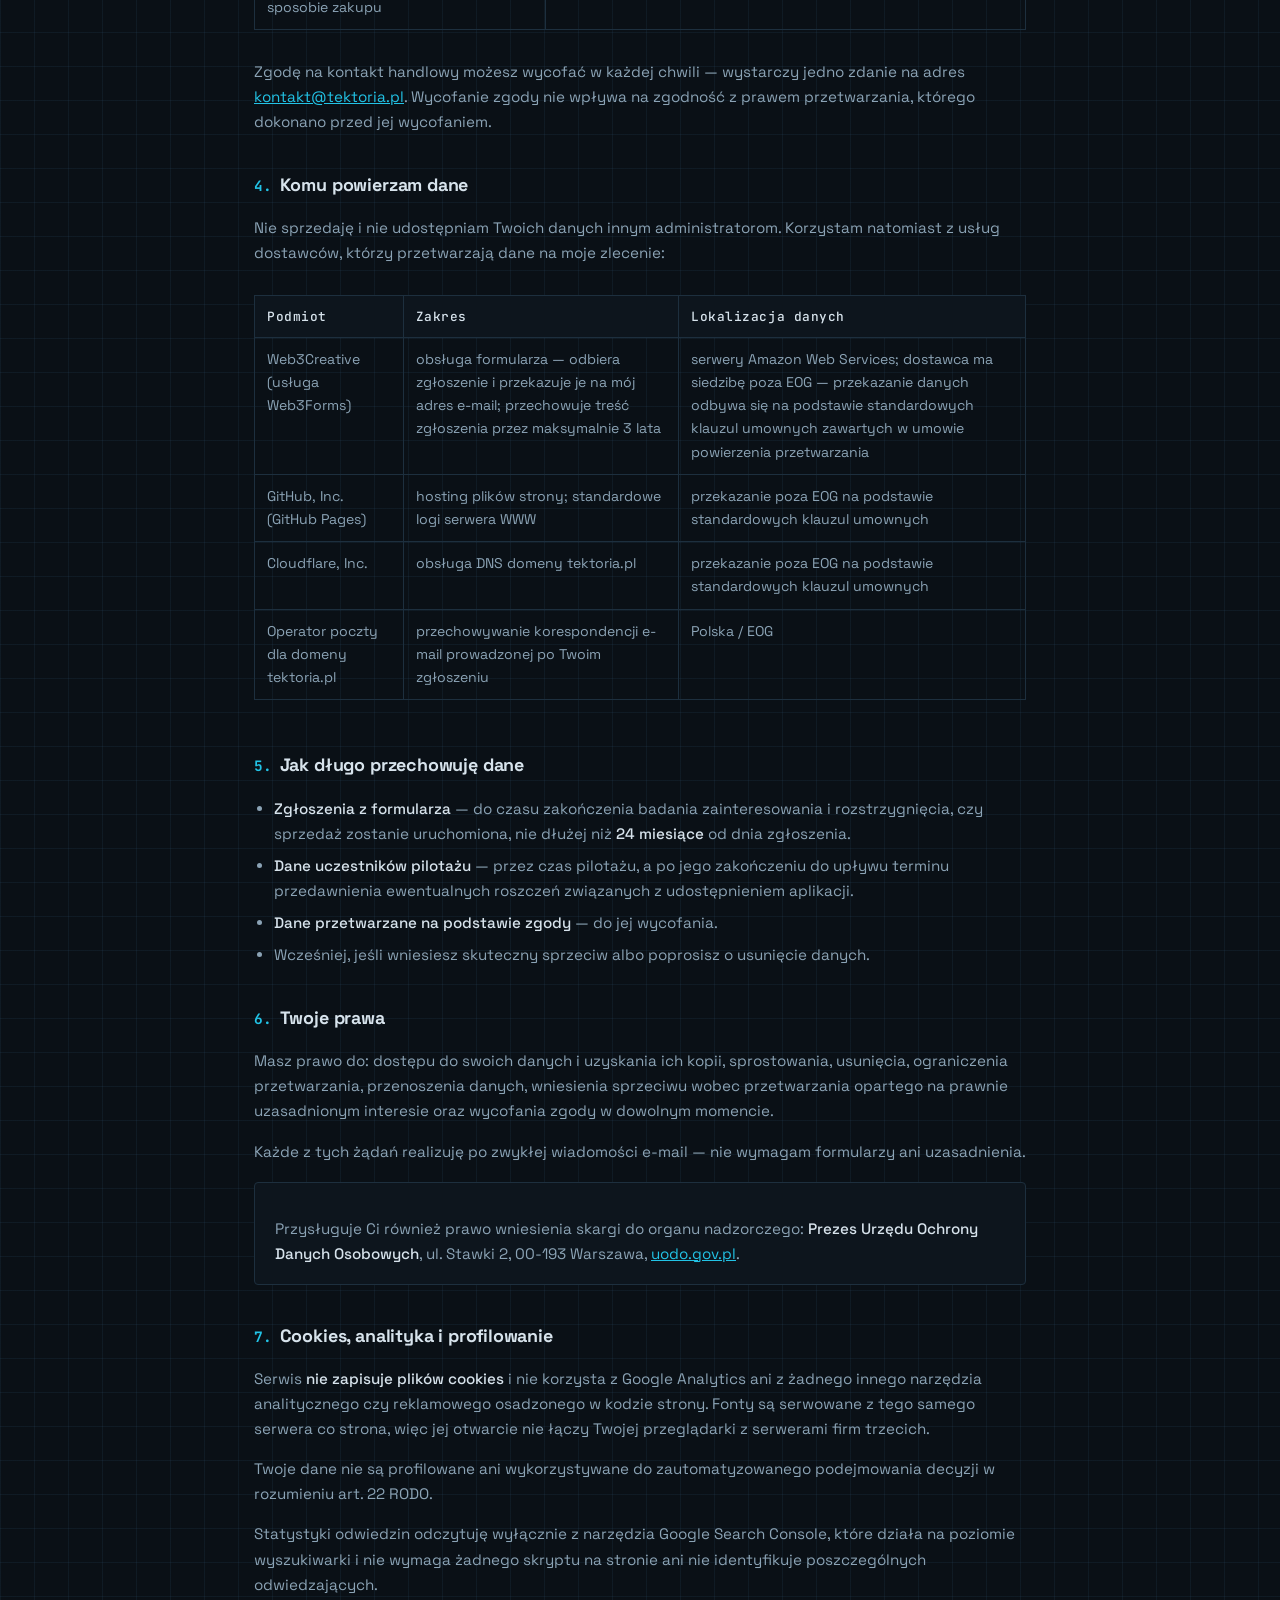
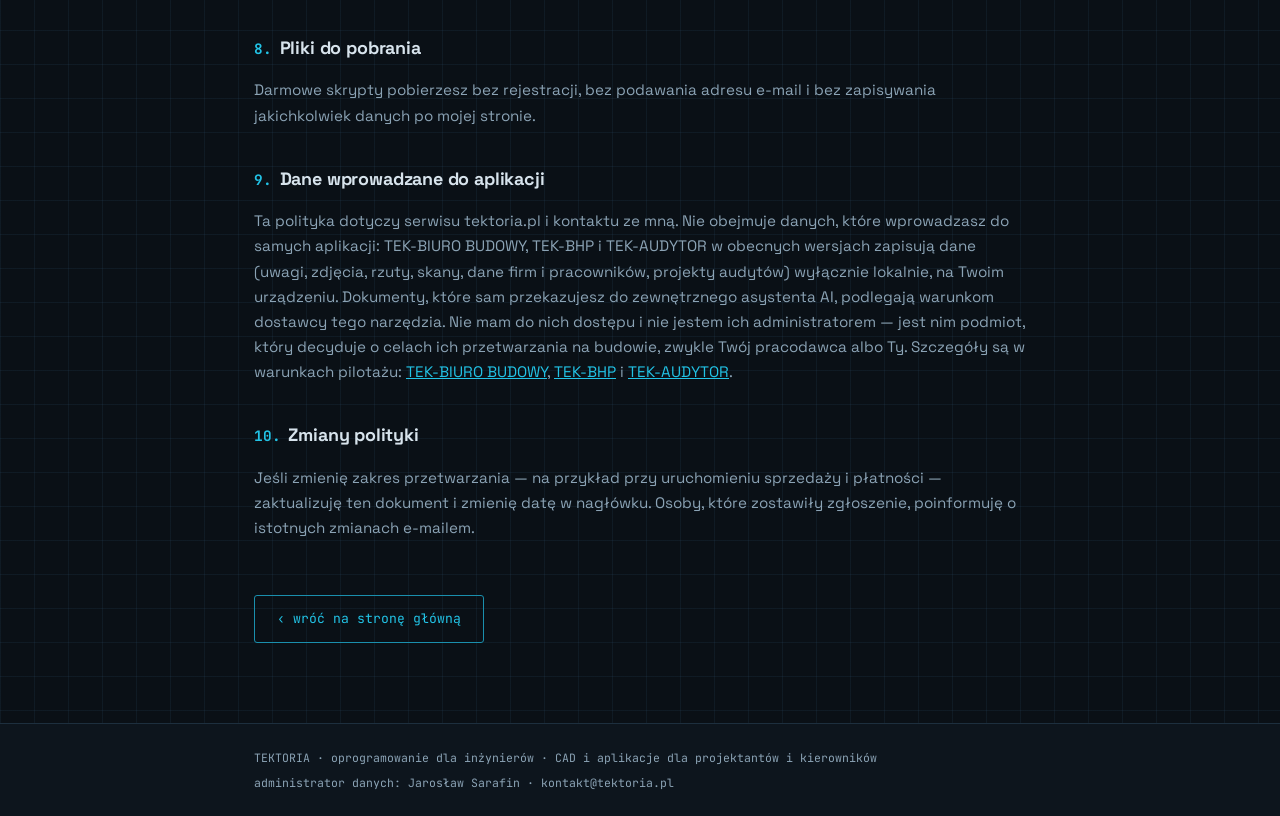
<file: polityka-prywatnosci.html>
<!DOCTYPE html>
<html lang="pl">
<head>
<meta charset="UTF-8">
<meta name="viewport" content="width=device-width, initial-scale=1.0">
<title>Polityka prywatności — TEKTORIA</title>
<meta name="description" content="Polityka prywatności serwisu tektoria.pl — kto jest administratorem danych, w jakim celu i na jakiej podstawie przetwarzane są dane z formularza, komu są powierzane i jakie prawa przysługują osobie, której dane dotyczą.">
<link rel="canonical" href="https://tektoria.pl/polityka-prywatnosci.html">
<link rel="icon" href="favicon.svg" type="image/svg+xml">
<link rel="alternate icon" href="favicon.ico" sizes="32x32">
<link rel="apple-touch-icon" href="img/apple-touch-icon.png">
<meta name="theme-color" content="#0b1622">
<style>
  /* ---------- fonty hostowane lokalnie (SIL OFL, pliki w /fonts) ----------
     Powod: brak polaczenia z serwerami Google przy kazdym wejsciu = brak
     przekazywania adresu IP odwiedzajacego podmiotowi trzeciemu (RODO). */
  @font-face{font-family:'Space Grotesk';font-style:normal;font-weight:400;font-display:swap;
    src:url('fonts/space-grotesk-latin-ext-400-normal.woff2') format('woff2');unicode-range:U+0100-02BA,U+02BD-02C5,U+02C7-02CC,U+02CE-02D7,U+02DD-02FF,U+0304,U+0308,U+0329,U+1D00-1DBF,U+1E00-1E9F,U+1EF2-1EFF,U+2020,U+20A0-20AB,U+20AD-20C0,U+2113,U+2C60-2C7F,U+A720-A7FF;}
  @font-face{font-family:'Space Grotesk';font-style:normal;font-weight:400;font-display:swap;
    src:url('fonts/space-grotesk-latin-400-normal.woff2') format('woff2');unicode-range:U+0000-00FF,U+0131,U+0152-0153,U+02BB-02BC,U+02C6,U+02DA,U+02DC,U+0304,U+0308,U+0329,U+2000-206F,U+20AC,U+2122,U+2191,U+2193,U+2212,U+2215,U+FEFF,U+FFFD;}
  @font-face{font-family:'Space Grotesk';font-style:normal;font-weight:500;font-display:swap;
    src:url('fonts/space-grotesk-latin-ext-500-normal.woff2') format('woff2');unicode-range:U+0100-02BA,U+02BD-02C5,U+02C7-02CC,U+02CE-02D7,U+02DD-02FF,U+0304,U+0308,U+0329,U+1D00-1DBF,U+1E00-1E9F,U+1EF2-1EFF,U+2020,U+20A0-20AB,U+20AD-20C0,U+2113,U+2C60-2C7F,U+A720-A7FF;}
  @font-face{font-family:'Space Grotesk';font-style:normal;font-weight:500;font-display:swap;
    src:url('fonts/space-grotesk-latin-500-normal.woff2') format('woff2');unicode-range:U+0000-00FF,U+0131,U+0152-0153,U+02BB-02BC,U+02C6,U+02DA,U+02DC,U+0304,U+0308,U+0329,U+2000-206F,U+20AC,U+2122,U+2191,U+2193,U+2212,U+2215,U+FEFF,U+FFFD;}
  @font-face{font-family:'Space Grotesk';font-style:normal;font-weight:600;font-display:swap;
    src:url('fonts/space-grotesk-latin-ext-600-normal.woff2') format('woff2');unicode-range:U+0100-02BA,U+02BD-02C5,U+02C7-02CC,U+02CE-02D7,U+02DD-02FF,U+0304,U+0308,U+0329,U+1D00-1DBF,U+1E00-1E9F,U+1EF2-1EFF,U+2020,U+20A0-20AB,U+20AD-20C0,U+2113,U+2C60-2C7F,U+A720-A7FF;}
  @font-face{font-family:'Space Grotesk';font-style:normal;font-weight:600;font-display:swap;
    src:url('fonts/space-grotesk-latin-600-normal.woff2') format('woff2');unicode-range:U+0000-00FF,U+0131,U+0152-0153,U+02BB-02BC,U+02C6,U+02DA,U+02DC,U+0304,U+0308,U+0329,U+2000-206F,U+20AC,U+2122,U+2191,U+2193,U+2212,U+2215,U+FEFF,U+FFFD;}
  @font-face{font-family:'Space Grotesk';font-style:normal;font-weight:700;font-display:swap;
    src:url('fonts/space-grotesk-latin-ext-700-normal.woff2') format('woff2');unicode-range:U+0100-02BA,U+02BD-02C5,U+02C7-02CC,U+02CE-02D7,U+02DD-02FF,U+0304,U+0308,U+0329,U+1D00-1DBF,U+1E00-1E9F,U+1EF2-1EFF,U+2020,U+20A0-20AB,U+20AD-20C0,U+2113,U+2C60-2C7F,U+A720-A7FF;}
  @font-face{font-family:'Space Grotesk';font-style:normal;font-weight:700;font-display:swap;
    src:url('fonts/space-grotesk-latin-700-normal.woff2') format('woff2');unicode-range:U+0000-00FF,U+0131,U+0152-0153,U+02BB-02BC,U+02C6,U+02DA,U+02DC,U+0304,U+0308,U+0329,U+2000-206F,U+20AC,U+2122,U+2191,U+2193,U+2212,U+2215,U+FEFF,U+FFFD;}
  @font-face{font-family:'JetBrains Mono';font-style:normal;font-weight:400;font-display:swap;
    src:url('fonts/jetbrains-mono-latin-ext-400-normal.woff2') format('woff2');unicode-range:U+0100-02BA,U+02BD-02C5,U+02C7-02CC,U+02CE-02D7,U+02DD-02FF,U+0304,U+0308,U+0329,U+1D00-1DBF,U+1E00-1E9F,U+1EF2-1EFF,U+2020,U+20A0-20AB,U+20AD-20C0,U+2113,U+2C60-2C7F,U+A720-A7FF;}
  @font-face{font-family:'JetBrains Mono';font-style:normal;font-weight:400;font-display:swap;
    src:url('fonts/jetbrains-mono-latin-400-normal.woff2') format('woff2');unicode-range:U+0000-00FF,U+0131,U+0152-0153,U+02BB-02BC,U+02C6,U+02DA,U+02DC,U+0304,U+0308,U+0329,U+2000-206F,U+20AC,U+2122,U+2191,U+2193,U+2212,U+2215,U+FEFF,U+FFFD;}
  @font-face{font-family:'JetBrains Mono';font-style:normal;font-weight:500;font-display:swap;
    src:url('fonts/jetbrains-mono-latin-ext-500-normal.woff2') format('woff2');unicode-range:U+0100-02BA,U+02BD-02C5,U+02C7-02CC,U+02CE-02D7,U+02DD-02FF,U+0304,U+0308,U+0329,U+1D00-1DBF,U+1E00-1E9F,U+1EF2-1EFF,U+2020,U+20A0-20AB,U+20AD-20C0,U+2113,U+2C60-2C7F,U+A720-A7FF;}
  @font-face{font-family:'JetBrains Mono';font-style:normal;font-weight:500;font-display:swap;
    src:url('fonts/jetbrains-mono-latin-500-normal.woff2') format('woff2');unicode-range:U+0000-00FF,U+0131,U+0152-0153,U+02BB-02BC,U+02C6,U+02DA,U+02DC,U+0304,U+0308,U+0329,U+2000-206F,U+20AC,U+2122,U+2191,U+2193,U+2212,U+2215,U+FEFF,U+FFFD;}
  @font-face{font-family:'JetBrains Mono';font-style:normal;font-weight:700;font-display:swap;
    src:url('fonts/jetbrains-mono-latin-ext-700-normal.woff2') format('woff2');unicode-range:U+0100-02BA,U+02BD-02C5,U+02C7-02CC,U+02CE-02D7,U+02DD-02FF,U+0304,U+0308,U+0329,U+1D00-1DBF,U+1E00-1E9F,U+1EF2-1EFF,U+2020,U+20A0-20AB,U+20AD-20C0,U+2113,U+2C60-2C7F,U+A720-A7FF;}
  @font-face{font-family:'JetBrains Mono';font-style:normal;font-weight:700;font-display:swap;
    src:url('fonts/jetbrains-mono-latin-700-normal.woff2') format('woff2');unicode-range:U+0000-00FF,U+0131,U+0152-0153,U+02BB-02BC,U+02C6,U+02DA,U+02DC,U+0304,U+0308,U+0329,U+2000-206F,U+20AC,U+2122,U+2191,U+2193,U+2212,U+2215,U+FEFF,U+FFFD;}
  :root{
    --bg:#0a1016;--bg2:#0d151d;--panel-line:#1d2f3e;--grid:rgba(72,132,182,.09);
    --txt:#d7e3ec;--txt-dim:#8ba3b5;--cyan:#22c3e6;--cyan-dim:#1a8fad;--orange:#ff6b35;
  }
  *{box-sizing:border-box;}
  body{
    margin:0;background:var(--bg);color:var(--txt);
    font-family:'Space Grotesk',system-ui,sans-serif;line-height:1.65;
    background-image:linear-gradient(var(--grid) 1px,transparent 1px),linear-gradient(90deg,var(--grid) 1px,transparent 1px);
    background-size:34px 34px;
  }
  .wrap{max-width:820px;margin:0 auto;padding:48px 24px 80px;}
  header.top{border-bottom:1px solid var(--panel-line);background:rgba(10,16,22,.92);}
  header.top .inner{max-width:820px;margin:0 auto;padding:16px 24px;display:flex;align-items:center;gap:12px;}
  .mark{width:30px;height:30px;border:1.5px solid var(--cyan);border-radius:3px;display:flex;
        align-items:center;justify-content:center;font-family:'JetBrains Mono',monospace;
        font-weight:700;color:var(--cyan);font-size:.95rem;}
  .name{font-weight:700;font-size:1.1rem;letter-spacing:.04em;text-decoration:none;color:var(--txt);}
  .name span{color:var(--cyan);}
  .eyebrow{font-family:'JetBrains Mono',monospace;font-size:.7rem;letter-spacing:.16em;
           text-transform:uppercase;color:var(--orange);}
  h1{font-size:1.9rem;line-height:1.2;margin:10px 0 6px;letter-spacing:-0.01em;}
  .updated{font-family:'JetBrains Mono',monospace;font-size:.72rem;color:var(--txt-dim);margin-bottom:30px;}
  h2{font-size:1.12rem;margin:36px 0 10px;letter-spacing:-0.01em;}
  h2 .num{font-family:'JetBrains Mono',monospace;color:var(--cyan);font-size:.9rem;margin-right:8px;}
  p,li{color:var(--txt-dim);font-size:.95rem;}
  p strong,li strong{color:var(--txt);font-weight:500;}
  ul{padding-left:20px;}
  li{margin-bottom:7px;}
  a{color:var(--cyan);}
  .box{background:var(--bg2);border:1px solid var(--panel-line);border-radius:4px;padding:18px 20px;margin:18px 0;}
  .box p:last-child{margin-bottom:0;}
  table{width:100%;border-collapse:collapse;margin:14px 0;font-size:.88rem;}
  th,td{text-align:left;padding:10px 12px;border:1px solid var(--panel-line);vertical-align:top;color:var(--txt-dim);}
  th{background:var(--bg2);color:var(--txt);font-weight:500;font-size:.8rem;
     font-family:'JetBrains Mono',monospace;letter-spacing:.04em;}
  .tablewrap{overflow-x:auto;}
  .back{display:inline-block;margin-top:40px;font-family:'JetBrains Mono',monospace;font-size:.82rem;
        padding:12px 22px;border-radius:3px;text-decoration:none;color:var(--cyan);
        border:1.5px solid var(--cyan-dim);}
  .back:hover{border-color:var(--cyan);background:rgba(34,195,230,.08);}
  footer{border-top:1px solid var(--panel-line);background:var(--bg2);}
  footer .inner{max-width:820px;margin:0 auto;padding:24px;font-family:'JetBrains Mono',monospace;
                font-size:.72rem;color:var(--txt-dim);display:flex;flex-direction:column;gap:6px;}
</style>
</head>
<body>

<header class="top">
  <div class="inner">
    <a class="name" href="index.html" aria-label="TEKTORIA — strona główna"><img src="img/tektoria-logo-poziome_ciemne-tlo.svg" alt="TEKTORIA" width="126" height="32" style="display:block;height:32px;width:auto;"></a>
  </div>
</header>

<div class="wrap">
  <div class="eyebrow">dokument</div>
  <h1>Polityka prywatności</h1>
  <div class="updated">serwis tektoria.pl · wersja z dnia 6 października 2026 r. (poprzednia: 28 września 2026 r.)</div>

  <div class="box">
    <p><strong>W skrócie.</strong> Serwis nie używa plików cookies, nie ma na sobie żadnego narzędzia
    analitycznego ani reklamowego i nie śledzi odwiedzających. Fonty są hostowane na tym samym serwerze
    co strona, więc samo jej otwarcie nie przekazuje Twojego adresu IP żadnej firmie trzeciej.
    Dane osobowe zbieram wyłącznie wtedy, gdy sam wypełnisz formularz zgłoszenia.</p>
  </div>

  <h2><span class="num">1.</span>Kto jest administratorem Twoich danych</h2>
  <p>Administratorem danych osobowych podanych w formularzu jest <strong>Jarosław Sarafin</strong>,
  autor i wydawca narzędzi udostępnianych pod marką TEKTORIA.</p>
  <p>Kontakt we wszystkich sprawach dotyczących danych osobowych:
  <strong><a href="mailto:kontakt@tektoria.pl">kontakt@tektoria.pl</a></strong>.
  Pełne dane identyfikacyjne i adresowe podaję na żądanie, a także — obowiązkowo — przed zawarciem
  umowy sprzedaży, gdy sprzedaż zostanie uruchomiona. Nie wyznaczyłem inspektora ochrony danych;
  we wszystkich sprawach piszesz bezpośrednio do mnie.</p>

  <h2><span class="num">2.</span>Jakie dane zbieram</h2>
  <p>Wyłącznie te, które sam wpiszesz w formularzu zgłoszenia zainteresowania:</p>
  <ul>
    <li>imię i nazwisko,</li>
    <li>adres e-mail,</li>
    <li>zaznaczone produkty i charakter zgłoszenia (deklaracja zakupu, wstępne zainteresowanie albo zgłoszenie do pilotażu aplikacji),</li>
    <li>treść wiadomości, jeśli ją wpiszesz.</li>
  </ul>
  <p>Jeśli weźmiesz udział w pilotażu aplikacji TEK-BIURO BUDOWY, TEK-BHP albo TEK-AUDYTOR, dochodzą do tego dane
  potrzebne do jego organizacji: korespondencja w sprawie testów, oznaczenie licencji testowej,
  przy TEK-BHP — kod stanowiska, który sam mi przekazujesz do wystawienia klucza (jest obliczany
  z identyfikatora komputera i nazwy konta Windows, więc jest pseudonimowy, a nie anonimowy),
  oraz dobrowolne zgłoszenia błędów. Proszę, aby zgłoszenia i zrzuty ekranu nie zawierały danych
  osobowych pracowników ani informacji poufnych z budowy.</p>
  <p>Nie zbieram danych adresowych, rozliczeniowych ani żadnych danych szczególnych kategorii.
  Podanie danych jest w pełni dobrowolne — bez wypełnienia formularza możesz korzystać z całej
  strony i pobierać darmowe skrypty, bez podawania czegokolwiek.</p>

  <h2><span class="num">3.</span>Po co i na jakiej podstawie prawnej</h2>
  <div class="tablewrap">
  <table>
    <tr><th>Cel</th><th>Podstawa prawna</th></tr>
    <tr>
      <td>Odpowiedź na Twoje zgłoszenie i kontakt w jego sprawie</td>
      <td>art. 6 ust. 1 lit. f RODO — mój prawnie uzasadniony interes polegający na obsłudze
          zgłoszenia, które sam do mnie wysłałeś</td>
    </tr>
    <tr>
      <td>Ocena skali zainteresowania ofertą przed uruchomieniem sprzedaży</td>
      <td>art. 6 ust. 1 lit. f RODO — prawnie uzasadniony interes polegający na badaniu rynku
          dla własnej działalności</td>
    </tr>
    <tr>
      <td>Organizacja pilotażu aplikacji: przekazanie aplikacji i klucza testowego, kontakt w sprawie
          testów, obsługa zgłoszeń błędów</td>
      <td>art. 6 ust. 1 lit. b RODO — wykonanie umowy o nieodpłatne udostępnienie aplikacji w pilotażu,
          której jesteś stroną; jeżeli zgłaszasz się w imieniu firmy — art. 6 ust. 1 lit. f RODO,
          prawnie uzasadniony interes polegający na kontakcie z jej przedstawicielem</td>
    </tr>
    <tr>
      <td>Wysłanie Ci informacji handlowej o uruchomieniu sprzedaży, cenie i sposobie zakupu</td>
      <td>art. 6 ust. 1 lit. a RODO — Twoja zgoda, w związku z art. 398 ustawy z dnia
          12 lipca 2024 r. – Prawo komunikacji elektronicznej</td>
    </tr>
  </table>
  </div>
  <p>Zgodę na kontakt handlowy możesz wycofać w każdej chwili — wystarczy jedno zdanie na adres
  <a href="mailto:kontakt@tektoria.pl">kontakt@tektoria.pl</a>. Wycofanie zgody nie wpływa
  na zgodność z prawem przetwarzania, którego dokonano przed jej wycofaniem.</p>

  <h2><span class="num">4.</span>Komu powierzam dane</h2>
  <p>Nie sprzedaję i nie udostępniam Twoich danych innym administratorom. Korzystam natomiast
  z usług dostawców, którzy przetwarzają dane na moje zlecenie:</p>
  <div class="tablewrap">
  <table>
    <tr><th>Podmiot</th><th>Zakres</th><th>Lokalizacja danych</th></tr>
    <tr>
      <td>Web3Creative (usługa Web3Forms)</td>
      <td>obsługa formularza — odbiera zgłoszenie i przekazuje je na mój adres e-mail;
          przechowuje treść zgłoszenia przez maksymalnie 3 lata</td>
      <td>serwery Amazon Web Services; dostawca ma siedzibę poza EOG — przekazanie danych
          odbywa się na podstawie standardowych klauzul umownych zawartych w umowie
          powierzenia przetwarzania</td>
    </tr>
    <tr>
      <td>GitHub, Inc. (GitHub Pages)</td>
      <td>hosting plików strony; standardowe logi serwera WWW</td>
      <td>przekazanie poza EOG na podstawie standardowych klauzul umownych</td>
    </tr>
    <tr>
      <td>Cloudflare, Inc.</td>
      <td>obsługa DNS domeny tektoria.pl</td>
      <td>przekazanie poza EOG na podstawie standardowych klauzul umownych</td>
    </tr>
    <tr>
      <td>Operator poczty dla domeny tektoria.pl</td>
      <td>przechowywanie korespondencji e-mail prowadzonej po Twoim zgłoszeniu</td>
      <td>Polska / EOG</td>
    </tr>
  </table>
  </div>

  <h2><span class="num">5.</span>Jak długo przechowuję dane</h2>
  <ul>
    <li><strong>Zgłoszenia z formularza</strong> — do czasu zakończenia badania zainteresowania
        i rozstrzygnięcia, czy sprzedaż zostanie uruchomiona, nie dłużej niż <strong>24 miesiące</strong>
        od dnia zgłoszenia.</li>
    <li><strong>Dane uczestników pilotażu</strong> — przez czas pilotażu, a po jego zakończeniu
        do upływu terminu przedawnienia ewentualnych roszczeń związanych z udostępnieniem aplikacji.</li>
    <li><strong>Dane przetwarzane na podstawie zgody</strong> — do jej wycofania.</li>
    <li>Wcześniej, jeśli wniesiesz skuteczny sprzeciw albo poprosisz o usunięcie danych.</li>
  </ul>

  <h2><span class="num">6.</span>Twoje prawa</h2>
  <p>Masz prawo do: dostępu do swoich danych i uzyskania ich kopii, sprostowania, usunięcia,
  ograniczenia przetwarzania, przenoszenia danych, wniesienia sprzeciwu wobec przetwarzania
  opartego na prawnie uzasadnionym interesie oraz wycofania zgody w dowolnym momencie.</p>
  <p>Każde z tych żądań realizuję po zwykłej wiadomości e-mail — nie wymagam formularzy
  ani uzasadnienia.</p>
  <div class="box">
    <p>Przysługuje Ci również prawo wniesienia skargi do organu nadzorczego:
    <strong>Prezes Urzędu Ochrony Danych Osobowych</strong>, ul. Stawki 2, 00-193 Warszawa,
    <a href="https://uodo.gov.pl" target="_blank" rel="noopener">uodo.gov.pl</a>.</p>
  </div>

  <h2><span class="num">7.</span>Cookies, analityka i profilowanie</h2>
  <p>Serwis <strong>nie zapisuje plików cookies</strong> i nie korzysta z Google Analytics ani
  z żadnego innego narzędzia analitycznego czy reklamowego osadzonego w kodzie strony.
  Fonty są serwowane z tego samego serwera co strona, więc jej otwarcie nie łączy Twojej
  przeglądarki z serwerami firm trzecich.</p>
  <p>Twoje dane nie są profilowane ani wykorzystywane do zautomatyzowanego podejmowania decyzji
  w rozumieniu art. 22 RODO.</p>
  <p>Statystyki odwiedzin odczytuję wyłącznie z narzędzia Google Search Console, które działa
  na poziomie wyszukiwarki i nie wymaga żadnego skryptu na stronie ani nie identyfikuje
  poszczególnych odwiedzających.</p>

  <h2><span class="num">8.</span>Pliki do pobrania</h2>
  <p>Darmowe skrypty pobierzesz bez rejestracji, bez podawania adresu e-mail i bez zapisywania
  jakichkolwiek danych po mojej stronie.</p>

  <h2><span class="num">9.</span>Dane wprowadzane do aplikacji</h2>
  <p>Ta polityka dotyczy serwisu tektoria.pl i kontaktu ze mną. Nie obejmuje danych, które wprowadzasz
  do samych aplikacji: TEK-BIURO BUDOWY, TEK-BHP i TEK-AUDYTOR w obecnych wersjach zapisują dane (uwagi,
  zdjęcia, rzuty, skany, dane firm i pracowników, projekty audytów) wyłącznie lokalnie, na Twoim urządzeniu.
  Dokumenty, które sam przekazujesz do zewnętrznego asystenta AI, podlegają warunkom dostawcy tego narzędzia. Nie mam do nich
  dostępu i nie jestem ich administratorem — jest nim podmiot, który decyduje o celach ich
  przetwarzania na budowie, zwykle Twój pracodawca albo Ty. Szczegóły są w warunkach pilotażu:
  <a href="eula-tek-biuro-budowy.html">TEK-BIURO BUDOWY</a>, <a href="eula-tek-bhp.html">TEK-BHP</a>
  i <a href="eula-tek-audytor.html">TEK-AUDYTOR</a>.</p>

  <h2><span class="num">10.</span>Zmiany polityki</h2>
  <p>Jeśli zmienię zakres przetwarzania — na przykład przy uruchomieniu sprzedaży i płatności —
  zaktualizuję ten dokument i zmienię datę w nagłówku. Osoby, które zostawiły zgłoszenie,
  poinformuję o istotnych zmianach e-mailem.</p>

  <a class="back" href="index.html">‹ wróć na stronę główną</a>
</div>

<footer>
  <div class="inner">
    <span>TEKTORIA · oprogramowanie dla inżynierów · CAD i aplikacje dla projektantów i kierowników</span>
    <span>administrator danych: Jarosław Sarafin · kontakt@tektoria.pl</span>
  </div>
</footer>

</body>
</html>
</file>
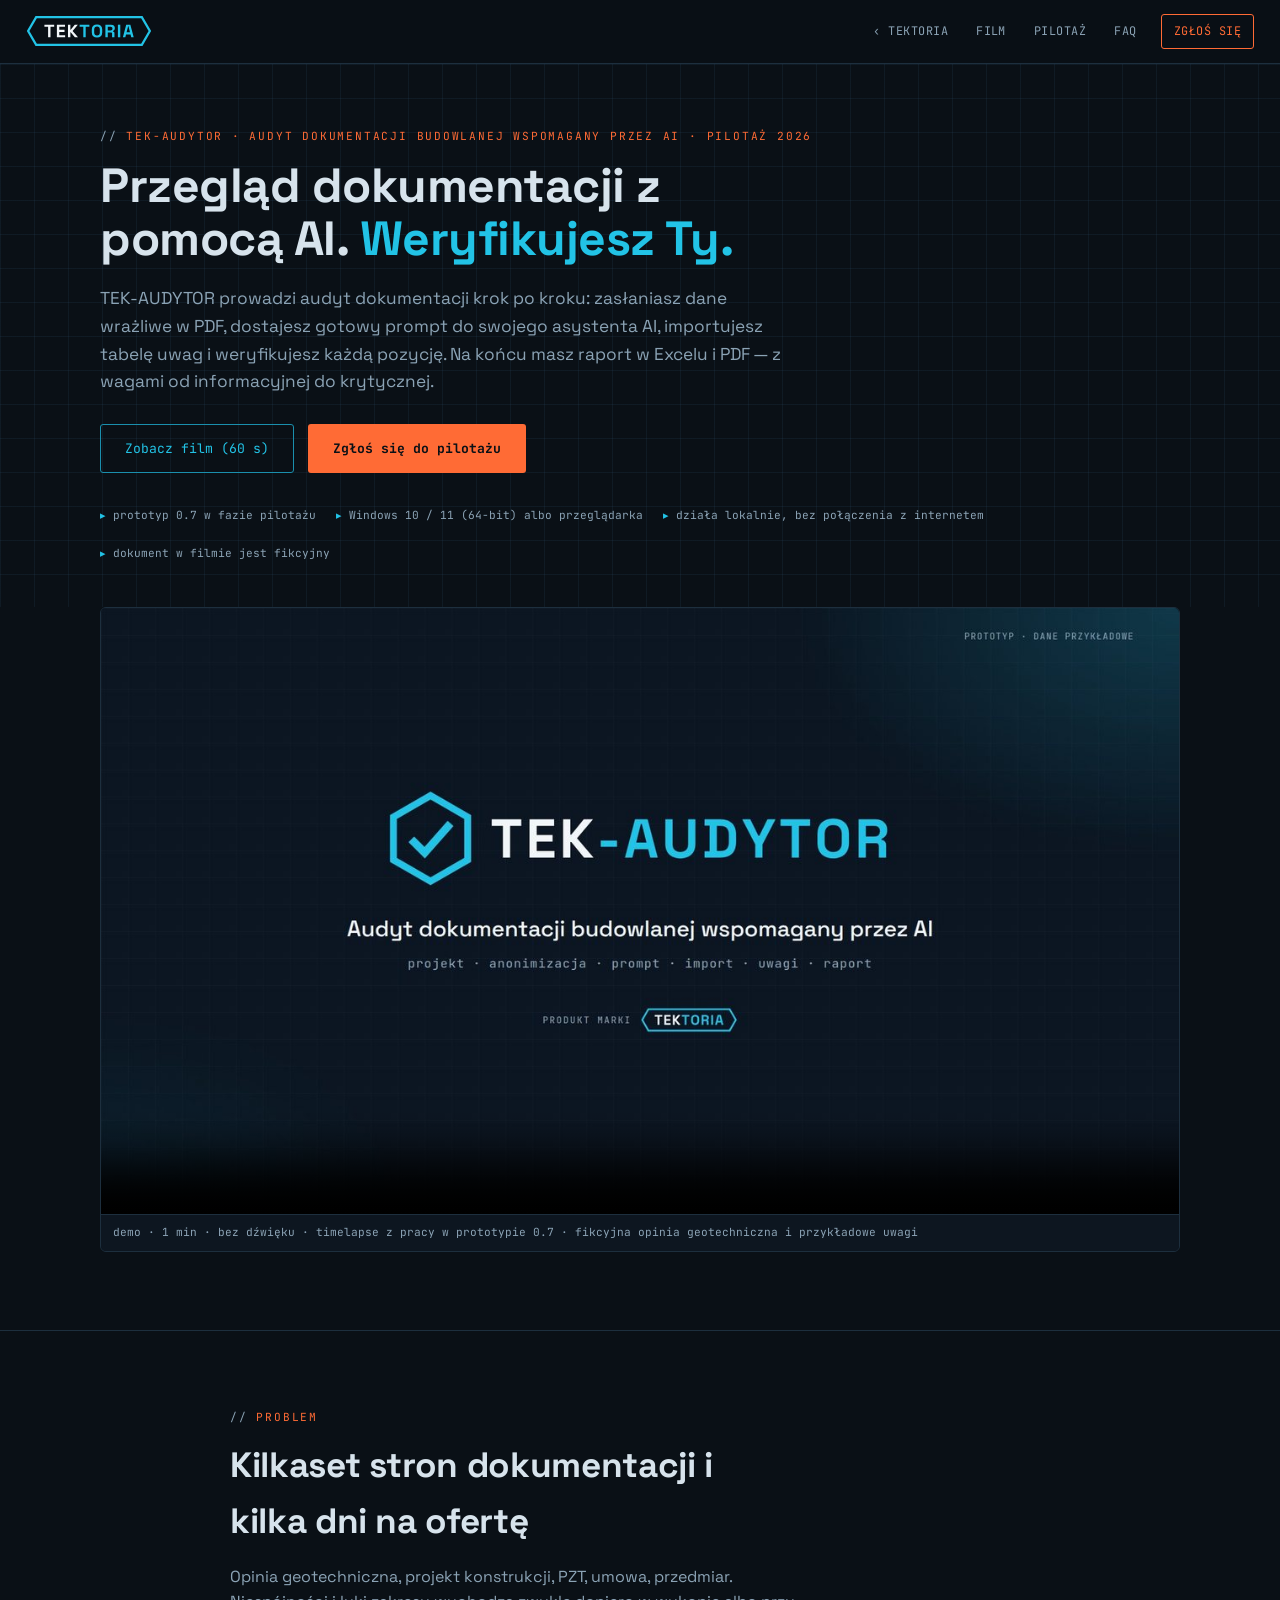
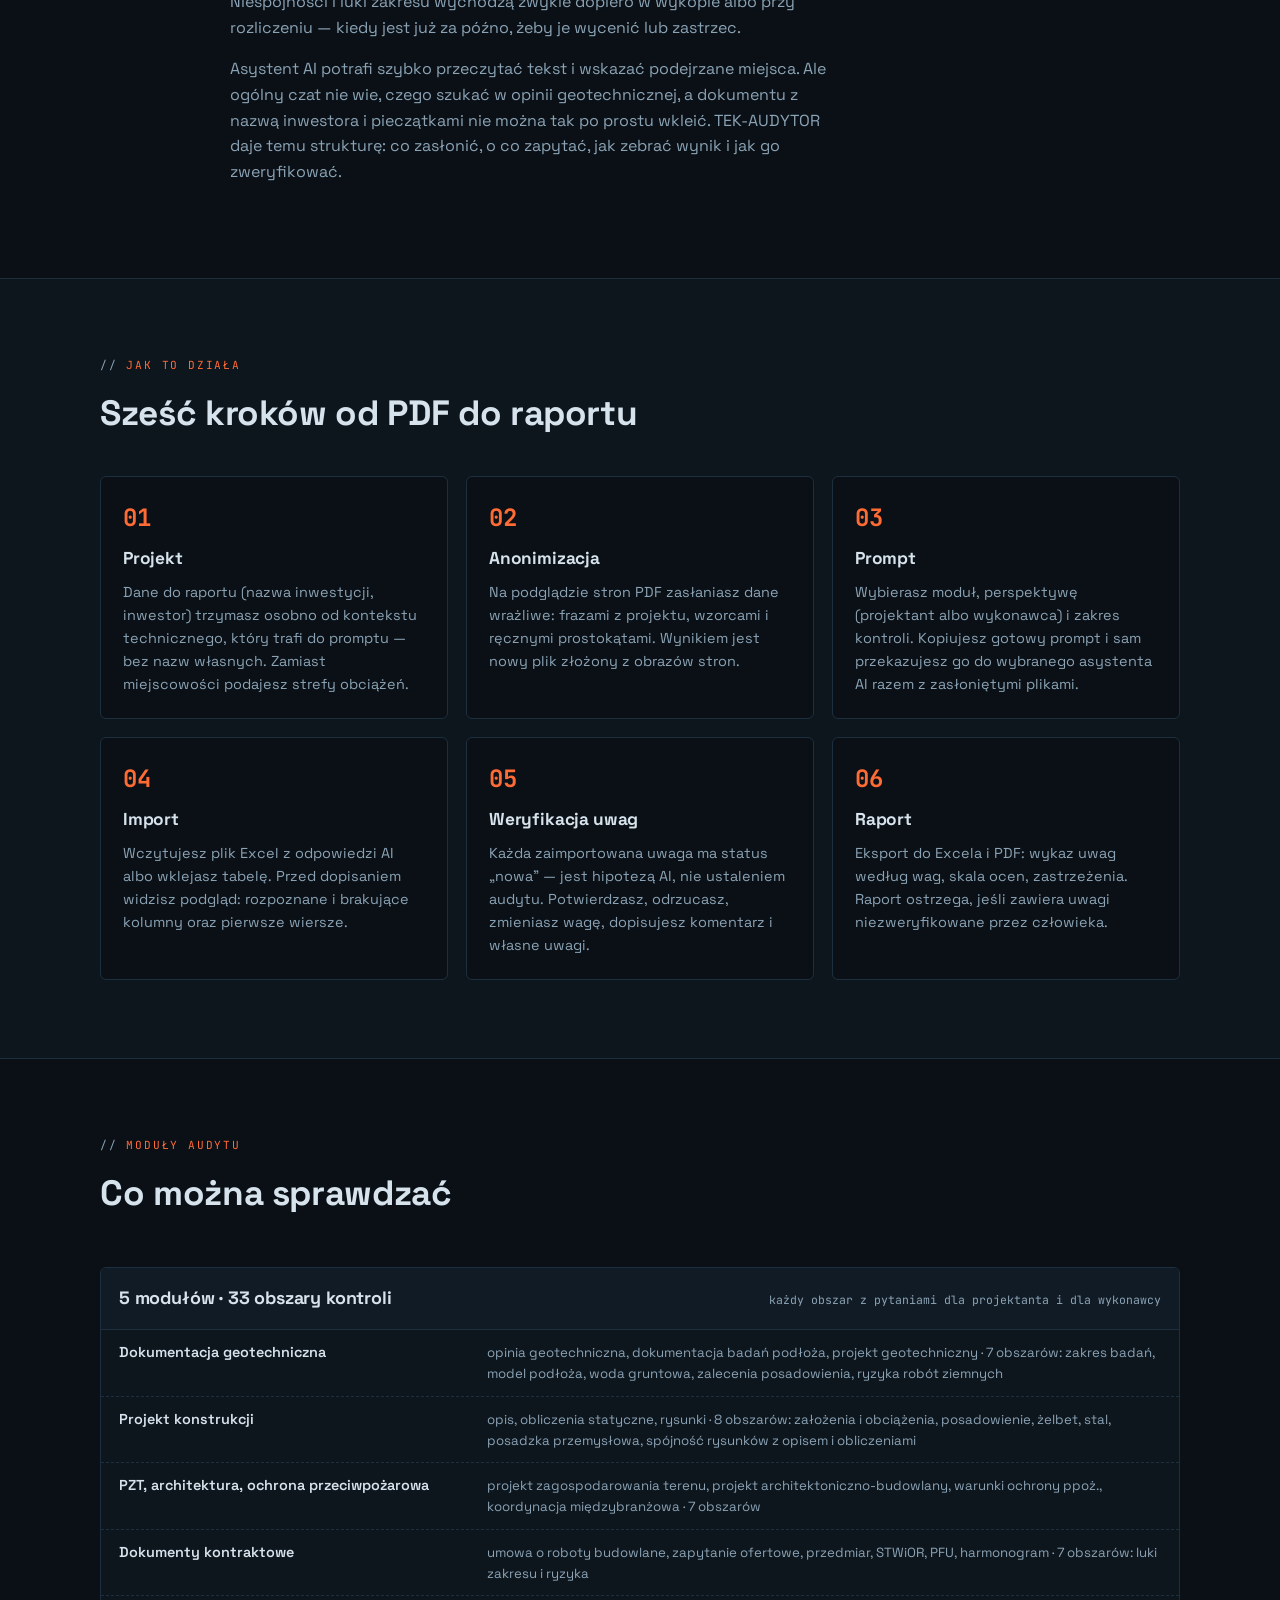
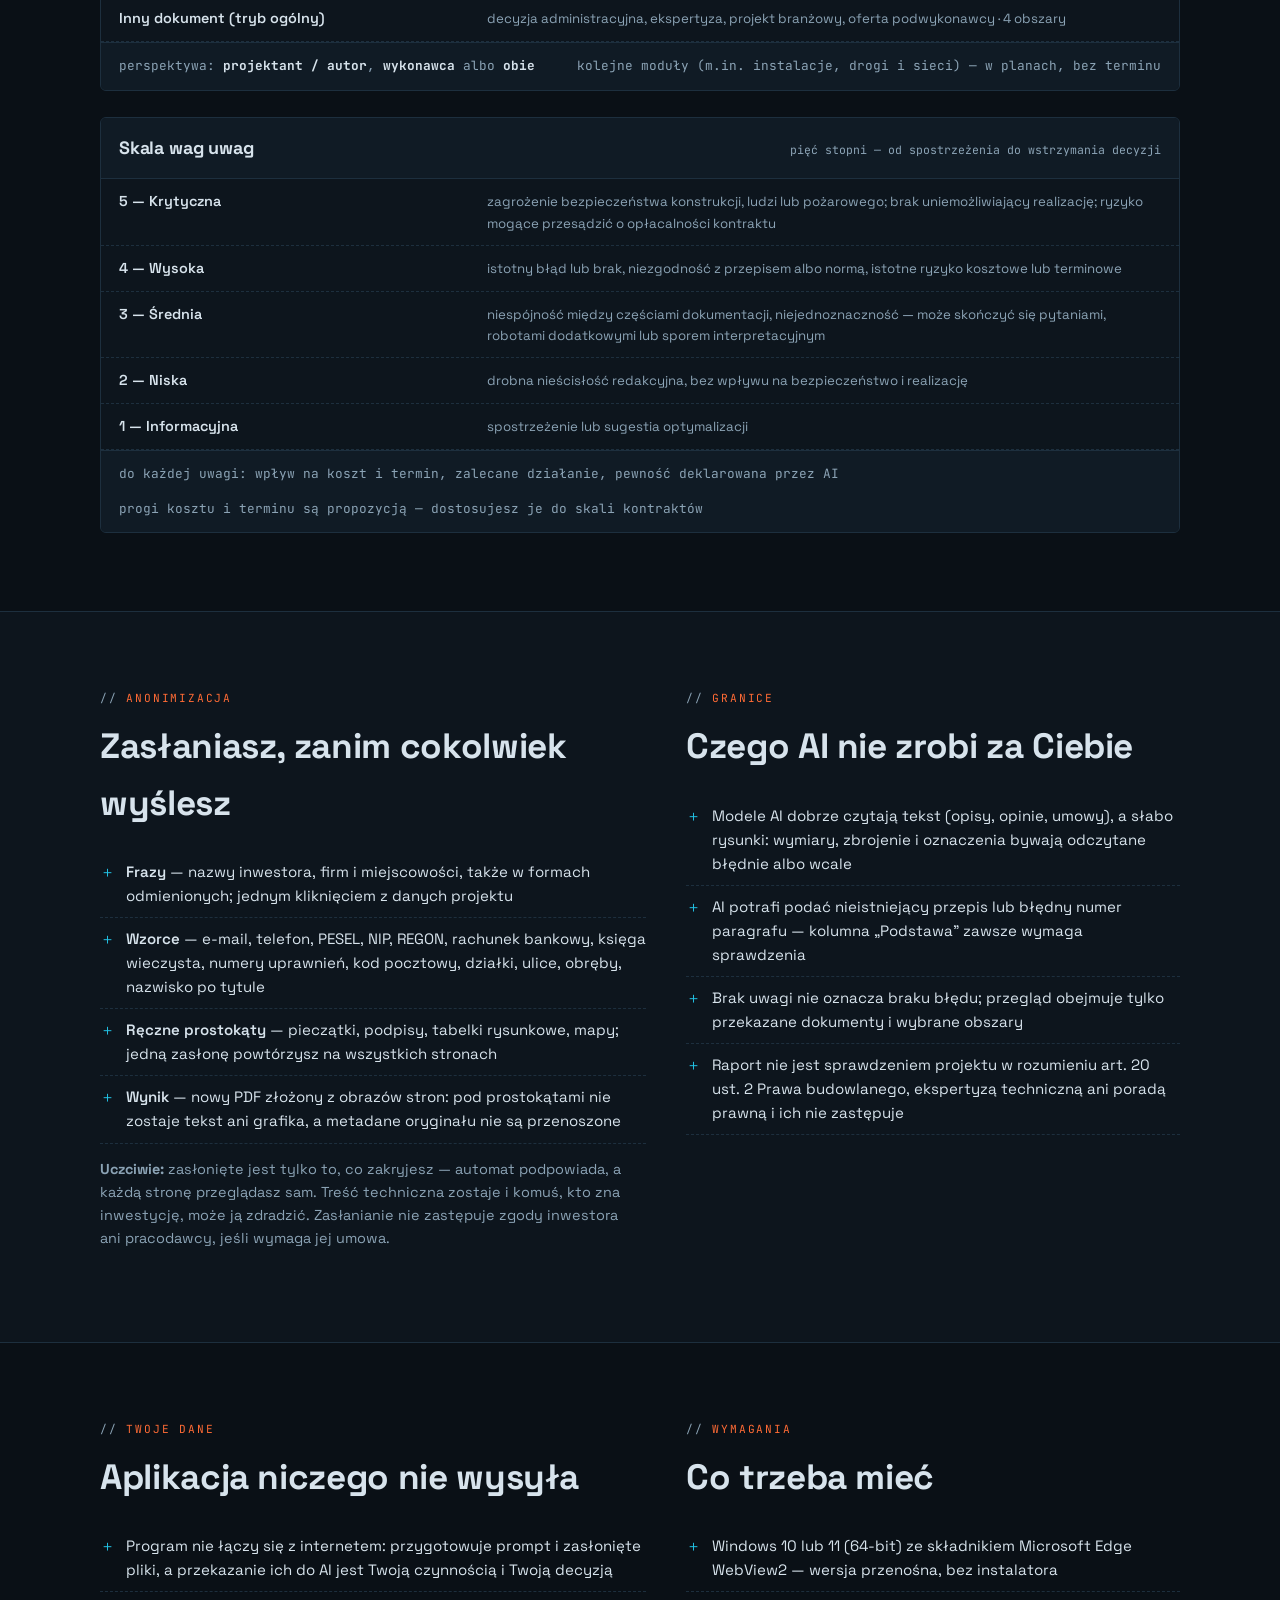
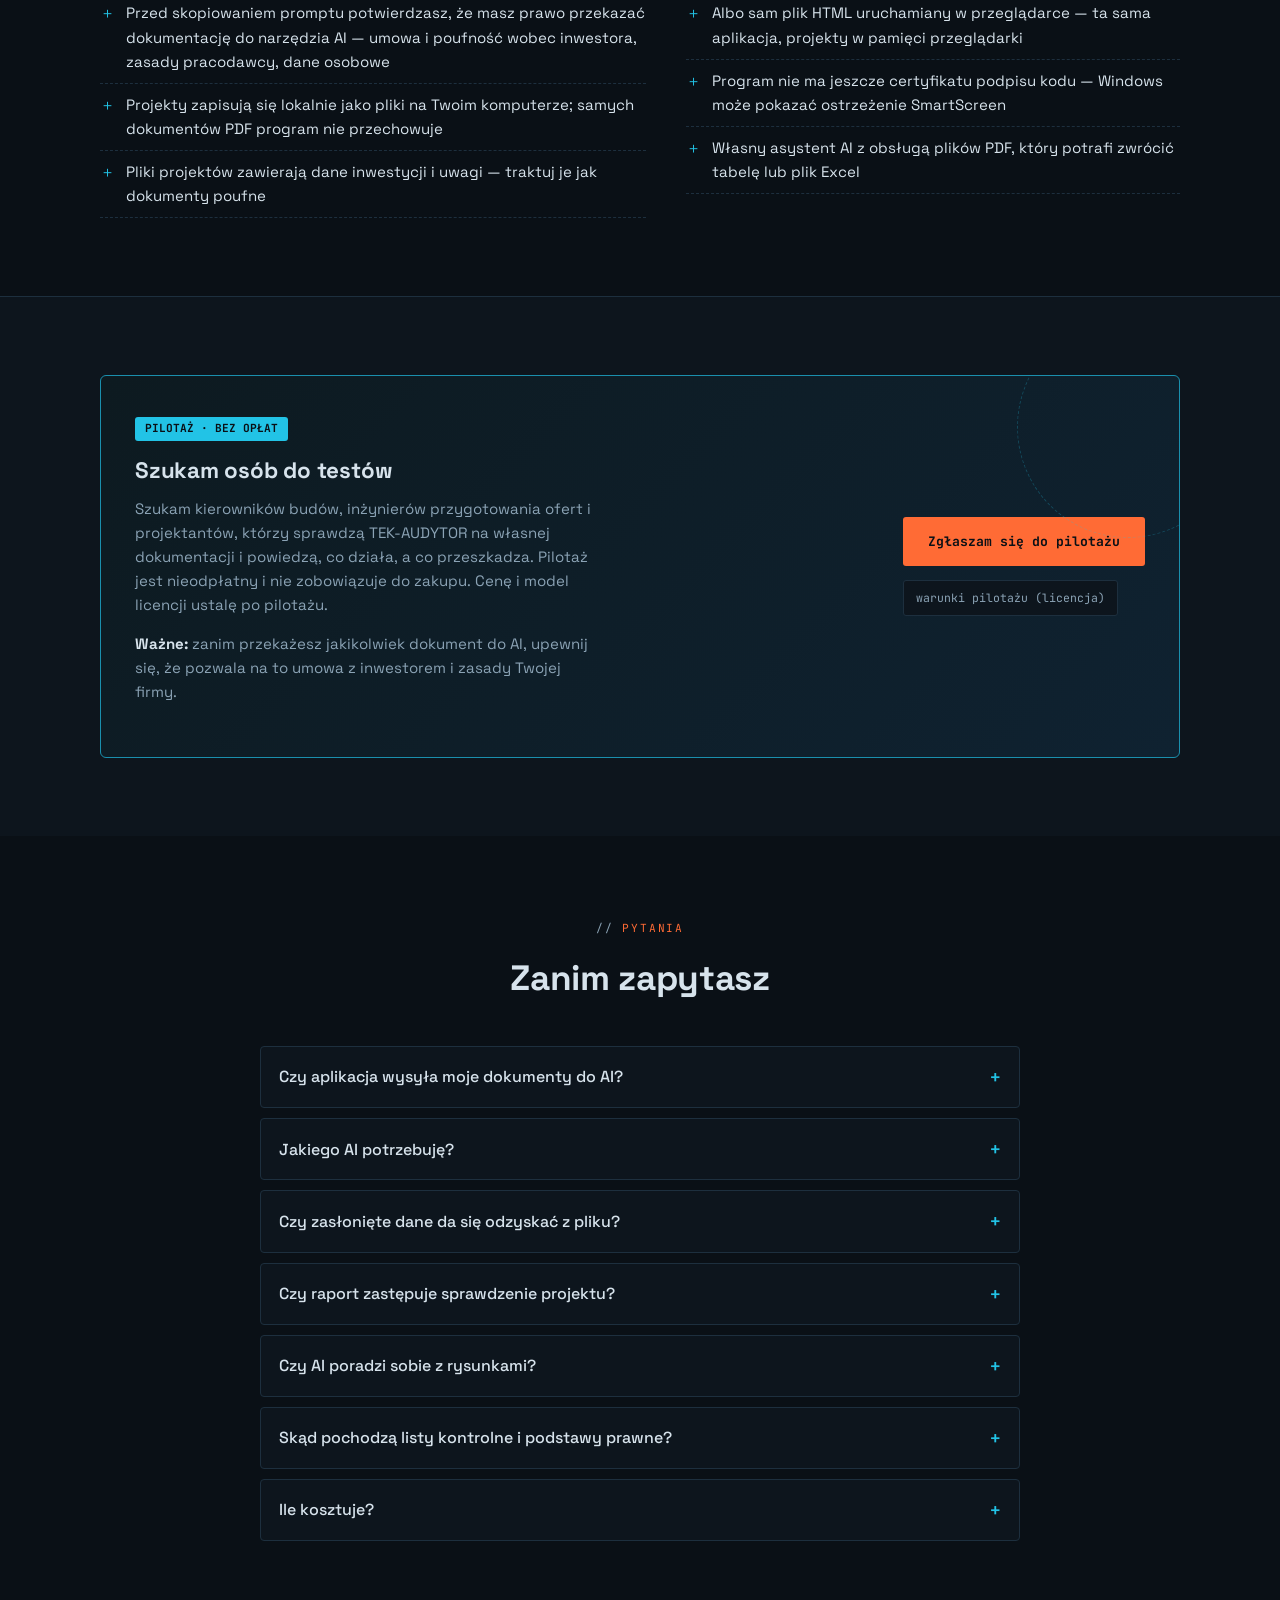
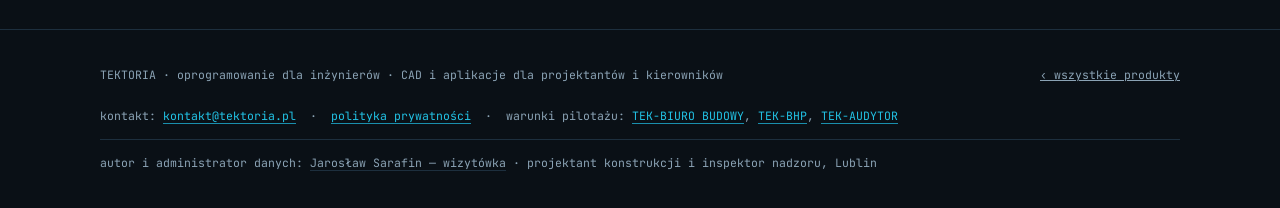
<file: tek-audytor.html>
<!DOCTYPE html>
<html lang="pl">
<head>
<meta charset="UTF-8">
<meta name="viewport" content="width=device-width, initial-scale=1.0">
<title>TEK-AUDYTOR – audyt dokumentacji budowlanej z pomocą AI | TEKTORIA</title>
<meta name="description" content="Aplikacja do przeglądu dokumentacji budowlanej: anonimizacja PDF, gotowy prompt do asystenta AI, tabela uwag z wagami 1–5 i raport do Excela. Działa lokalnie. Pilotaż.">
<meta name="robots" content="index, follow">
<link rel="canonical" href="https://tektoria.pl/tek-audytor.html">
<link rel="icon" href="favicon.svg" type="image/svg+xml">
<link rel="alternate icon" href="favicon.ico" sizes="32x32">
<link rel="apple-touch-icon" href="img/apple-touch-icon.png">
<meta name="theme-color" content="#0b1622">
<meta property="og:type" content="website">
<meta property="og:title" content="TEK-AUDYTOR – audyt dokumentacji budowlanej z pomocą AI | TEKTORIA">
<meta property="og:description" content="Aplikacja do przeglądu dokumentacji budowlanej: anonimizacja PDF, gotowy prompt do asystenta AI, tabela uwag z wagami 1–5 i raport do Excela. Działa lokalnie. Pilotaż.">
<meta property="og:locale" content="pl_PL">
<meta property="og:url" content="https://tektoria.pl/tek-audytor.html">
<meta property="og:site_name" content="TEKTORIA">
<meta property="og:image" content="https://tektoria.pl/video/tek-audytor-demo-poster.jpg">
<meta property="og:image:width" content="1280">
<meta property="og:image:height" content="720">
<meta property="og:image:alt" content="TEK-AUDYTOR — audyt dokumentacji budowlanej wspomagany przez AI: projekt, anonimizacja, prompt, import, uwagi, raport">
<meta name="twitter:card" content="summary_large_image">
<script type="application/ld+json">
{
  "@context": "https://schema.org",
  "@graph": [
    {
      "@type": "BreadcrumbList",
      "itemListElement": [
        {
          "@type": "ListItem",
          "position": 1,
          "name": "TEKTORIA",
          "item": "https://tektoria.pl/"
        },
        {
          "@type": "ListItem",
          "position": 2,
          "name": "TEK-AUDYTOR",
          "item": "https://tektoria.pl/tek-audytor.html"
        }
      ]
    },
    {
      "@type": "FAQPage",
      "mainEntity": [
        {
          "@type": "Question",
          "name": "Czy aplikacja wysyła moje dokumenty do AI?",
          "acceptedAnswer": {
            "@type": "Answer",
            "text": "Nie. TEK-AUDYTOR nie łączy się z internetem i sam niczego nie wysyła. Przygotowuje prompt i zasłonięte pliki PDF; to Ty otwierasz rozmowę z wybranym asystentem AI, załączasz pliki i wklejasz prompt."
          }
        },
        {
          "@type": "Question",
          "name": "Jakiego AI potrzebuję?",
          "acceptedAnswer": {
            "@type": "Answer",
            "text": "Dowolnego asystenta, który przyjmuje pliki PDF i potrafi oddać wynik jako plik Excel albo tabelę do wklejenia. Aplikacja nie jest związana z żadnym dostawcą. Zanim wybierzesz narzędzie, sprawdź jego warunki przetwarzania danych i zasady swojej firmy."
          }
        },
        {
          "@type": "Question",
          "name": "Czy zasłonięte dane da się odzyskać z pliku?",
          "acceptedAnswer": {
            "@type": "Answer",
            "text": "Zapisany plik składa się z obrazów stron, w które prostokąty są trwale wmalowane — pod spodem nie ma tekstu ani grafiki, a metadane oryginału nie są przenoszone. Zasłonięte jest jednak tylko to, co zakryjesz: nagłówki, stopki, pieczątki, tabelki rysunkowe i mapy trzeba przejrzeć na każdej stronie."
          }
        },
        {
          "@type": "Question",
          "name": "Czy raport zastępuje sprawdzenie projektu?",
          "acceptedAnswer": {
            "@type": "Answer",
            "text": "Nie. Raport wspiera przegląd dokumentacji. Nie jest sprawdzeniem projektu przez osobę z uprawnieniami (art. 20 ust. 2 Prawa budowlanego), ekspertyzą techniczną ani poradą prawną. Uwagi o statusie „nowa” są hipotezami AI, dopóki ich nie zweryfikujesz."
          }
        },
        {
          "@type": "Question",
          "name": "Czy AI poradzi sobie z rysunkami?",
          "acceptedAnswer": {
            "@type": "Answer",
            "text": "Słabo. Po anonimizacji strony są obrazami, więc AI czyta je „wzrokiem”: drobny tekst, wymiary i zbrojenie bywają odczytane niedokładnie. Narzędzie najlepiej sprawdza się na dokumentach tekstowych — opiniach, opisach technicznych, umowach. Dla nich możesz dołączyć osobny plik z tekstem bez zasłoniętych fragmentów."
          }
        },
        {
          "@type": "Question",
          "name": "Skąd pochodzą listy kontrolne i podstawy prawne?",
          "acceptedAnswer": {
            "@type": "Answer",
            "text": "Obszary kontroli w modułach opracował autor programu — inżynier budownictwa z uprawnieniami konstrukcyjno-budowlanymi i praktyką na budowach hal. W programie jest zakładka z aktami prawnymi i normami używanymi w promptach, ze statusem weryfikacji każdej pozycji i datą przyjętego stanu prawnego. Przepisy się zmieniają — przed użyciem raportu wobec osób trzecich sprawdź aktualność aktów w ISAP i norm w PKN."
          }
        },
        {
          "@type": "Question",
          "name": "Ile kosztuje?",
          "acceptedAnswer": {
            "@type": "Answer",
            "text": "Cena i model licencji zostaną ustalone po pilotażu. Udział w pilotażu nie zobowiązuje do zakupu. Koszt asystenta AI, z którego korzystasz, nie jest częścią aplikacji."
          }
        }
      ]
    }
  ]
}
</script>

<style>
  /* ---------- fonty hostowane lokalnie (SIL OFL, pliki w /fonts) ----------
     Powod: brak polaczenia z serwerami Google przy kazdym wejsciu = brak
     przekazywania adresu IP odwiedzajacego podmiotowi trzeciemu (RODO). */
  @font-face{font-family:'Space Grotesk';font-style:normal;font-weight:400;font-display:swap;
    src:url('fonts/space-grotesk-latin-ext-400-normal.woff2') format('woff2');unicode-range:U+0100-02BA,U+02BD-02C5,U+02C7-02CC,U+02CE-02D7,U+02DD-02FF,U+0304,U+0308,U+0329,U+1D00-1DBF,U+1E00-1E9F,U+1EF2-1EFF,U+2020,U+20A0-20AB,U+20AD-20C0,U+2113,U+2C60-2C7F,U+A720-A7FF;}
  @font-face{font-family:'Space Grotesk';font-style:normal;font-weight:400;font-display:swap;
    src:url('fonts/space-grotesk-latin-400-normal.woff2') format('woff2');unicode-range:U+0000-00FF,U+0131,U+0152-0153,U+02BB-02BC,U+02C6,U+02DA,U+02DC,U+0304,U+0308,U+0329,U+2000-206F,U+20AC,U+2122,U+2191,U+2193,U+2212,U+2215,U+FEFF,U+FFFD;}
  @font-face{font-family:'Space Grotesk';font-style:normal;font-weight:500;font-display:swap;
    src:url('fonts/space-grotesk-latin-ext-500-normal.woff2') format('woff2');unicode-range:U+0100-02BA,U+02BD-02C5,U+02C7-02CC,U+02CE-02D7,U+02DD-02FF,U+0304,U+0308,U+0329,U+1D00-1DBF,U+1E00-1E9F,U+1EF2-1EFF,U+2020,U+20A0-20AB,U+20AD-20C0,U+2113,U+2C60-2C7F,U+A720-A7FF;}
  @font-face{font-family:'Space Grotesk';font-style:normal;font-weight:500;font-display:swap;
    src:url('fonts/space-grotesk-latin-500-normal.woff2') format('woff2');unicode-range:U+0000-00FF,U+0131,U+0152-0153,U+02BB-02BC,U+02C6,U+02DA,U+02DC,U+0304,U+0308,U+0329,U+2000-206F,U+20AC,U+2122,U+2191,U+2193,U+2212,U+2215,U+FEFF,U+FFFD;}
  @font-face{font-family:'Space Grotesk';font-style:normal;font-weight:600;font-display:swap;
    src:url('fonts/space-grotesk-latin-ext-600-normal.woff2') format('woff2');unicode-range:U+0100-02BA,U+02BD-02C5,U+02C7-02CC,U+02CE-02D7,U+02DD-02FF,U+0304,U+0308,U+0329,U+1D00-1DBF,U+1E00-1E9F,U+1EF2-1EFF,U+2020,U+20A0-20AB,U+20AD-20C0,U+2113,U+2C60-2C7F,U+A720-A7FF;}
  @font-face{font-family:'Space Grotesk';font-style:normal;font-weight:600;font-display:swap;
    src:url('fonts/space-grotesk-latin-600-normal.woff2') format('woff2');unicode-range:U+0000-00FF,U+0131,U+0152-0153,U+02BB-02BC,U+02C6,U+02DA,U+02DC,U+0304,U+0308,U+0329,U+2000-206F,U+20AC,U+2122,U+2191,U+2193,U+2212,U+2215,U+FEFF,U+FFFD;}
  @font-face{font-family:'Space Grotesk';font-style:normal;font-weight:700;font-display:swap;
    src:url('fonts/space-grotesk-latin-ext-700-normal.woff2') format('woff2');unicode-range:U+0100-02BA,U+02BD-02C5,U+02C7-02CC,U+02CE-02D7,U+02DD-02FF,U+0304,U+0308,U+0329,U+1D00-1DBF,U+1E00-1E9F,U+1EF2-1EFF,U+2020,U+20A0-20AB,U+20AD-20C0,U+2113,U+2C60-2C7F,U+A720-A7FF;}
  @font-face{font-family:'Space Grotesk';font-style:normal;font-weight:700;font-display:swap;
    src:url('fonts/space-grotesk-latin-700-normal.woff2') format('woff2');unicode-range:U+0000-00FF,U+0131,U+0152-0153,U+02BB-02BC,U+02C6,U+02DA,U+02DC,U+0304,U+0308,U+0329,U+2000-206F,U+20AC,U+2122,U+2191,U+2193,U+2212,U+2215,U+FEFF,U+FFFD;}
  @font-face{font-family:'JetBrains Mono';font-style:normal;font-weight:400;font-display:swap;
    src:url('fonts/jetbrains-mono-latin-ext-400-normal.woff2') format('woff2');unicode-range:U+0100-02BA,U+02BD-02C5,U+02C7-02CC,U+02CE-02D7,U+02DD-02FF,U+0304,U+0308,U+0329,U+1D00-1DBF,U+1E00-1E9F,U+1EF2-1EFF,U+2020,U+20A0-20AB,U+20AD-20C0,U+2113,U+2C60-2C7F,U+A720-A7FF;}
  @font-face{font-family:'JetBrains Mono';font-style:normal;font-weight:400;font-display:swap;
    src:url('fonts/jetbrains-mono-latin-400-normal.woff2') format('woff2');unicode-range:U+0000-00FF,U+0131,U+0152-0153,U+02BB-02BC,U+02C6,U+02DA,U+02DC,U+0304,U+0308,U+0329,U+2000-206F,U+20AC,U+2122,U+2191,U+2193,U+2212,U+2215,U+FEFF,U+FFFD;}
  @font-face{font-family:'JetBrains Mono';font-style:normal;font-weight:500;font-display:swap;
    src:url('fonts/jetbrains-mono-latin-ext-500-normal.woff2') format('woff2');unicode-range:U+0100-02BA,U+02BD-02C5,U+02C7-02CC,U+02CE-02D7,U+02DD-02FF,U+0304,U+0308,U+0329,U+1D00-1DBF,U+1E00-1E9F,U+1EF2-1EFF,U+2020,U+20A0-20AB,U+20AD-20C0,U+2113,U+2C60-2C7F,U+A720-A7FF;}
  @font-face{font-family:'JetBrains Mono';font-style:normal;font-weight:500;font-display:swap;
    src:url('fonts/jetbrains-mono-latin-500-normal.woff2') format('woff2');unicode-range:U+0000-00FF,U+0131,U+0152-0153,U+02BB-02BC,U+02C6,U+02DA,U+02DC,U+0304,U+0308,U+0329,U+2000-206F,U+20AC,U+2122,U+2191,U+2193,U+2212,U+2215,U+FEFF,U+FFFD;}
  @font-face{font-family:'JetBrains Mono';font-style:normal;font-weight:700;font-display:swap;
    src:url('fonts/jetbrains-mono-latin-ext-700-normal.woff2') format('woff2');unicode-range:U+0100-02BA,U+02BD-02C5,U+02C7-02CC,U+02CE-02D7,U+02DD-02FF,U+0304,U+0308,U+0329,U+1D00-1DBF,U+1E00-1E9F,U+1EF2-1EFF,U+2020,U+20A0-20AB,U+20AD-20C0,U+2113,U+2C60-2C7F,U+A720-A7FF;}
  @font-face{font-family:'JetBrains Mono';font-style:normal;font-weight:700;font-display:swap;
    src:url('fonts/jetbrains-mono-latin-700-normal.woff2') format('woff2');unicode-range:U+0000-00FF,U+0131,U+0152-0153,U+02BB-02BC,U+02C6,U+02DA,U+02DC,U+0304,U+0308,U+0329,U+2000-206F,U+20AC,U+2122,U+2191,U+2193,U+2212,U+2215,U+FEFF,U+FFFD;}


  :root{
    --bg:#0a1016;
    --bg2:#0d151d;
    --panel:#101b25;
    --panel-line:#1d2f3e;
    --grid:rgba(72,132,182,.09);
    --txt:#d7e3ec;
    --txt-dim:#8ba3b5;
    --cyan:#22c3e6;        /* cyjan z logo TEKTORIA v4 (28.09.2026) */
    --cyan-dim:#1a8fad;
    --amber:#ffb24d;
    --orange:#ff6b35;
    --green:#7be07b;
    --sel-blue:#2c76b8;
    --radius:3px;
  }
  *{box-sizing:border-box;}
  html{scroll-behavior:smooth;}
  body{
    margin:0;
    background:var(--bg);
    color:var(--txt);
    font-family:'Space Grotesk',sans-serif;
    line-height:1.6;
    -webkit-font-smoothing:antialiased;
  }
  h1,h2,h3{margin:0;letter-spacing:-0.01em;}
  code,.mono{font-family:'JetBrains Mono',monospace;}
  a{color:var(--cyan);}
  ::selection{background:var(--sel-blue);color:#fff;}

  .cadgrid{
    background-image:
      linear-gradient(var(--grid) 1px, transparent 1px),
      linear-gradient(90deg, var(--grid) 1px, transparent 1px);
    background-size:34px 34px;
  }

  /* ---------- topbar ---------- */
  header.top{
    position:sticky;top:0;z-index:50;
    background:rgba(10,16,22,.92);
    backdrop-filter:blur(6px);
    border-bottom:1px solid var(--panel-line);
    display:flex;align-items:center;justify-content:space-between;
    padding:14px 26px;
  }
  .brand{display:flex;align-items:center;gap:14px;text-decoration:none;color:inherit;}
  .brand .logo{display:block;height:32px;width:auto;}
  .brand .tag{font-family:'JetBrains Mono',monospace;font-size:.62rem;color:var(--txt-dim);letter-spacing:.1em;
    border-left:1px solid var(--panel-line);padding-left:14px;line-height:1.35;white-space:nowrap;}
  @media(max-width:1480px){.brand .tag{display:none;}}
  header.top nav{display:flex;align-items:center;gap:4px;}
  header.top nav a{
    color:var(--txt-dim);text-decoration:none;
    font-family:'JetBrains Mono',monospace;font-size:.74rem;letter-spacing:.04em;
    padding:7px 12px;border-radius:3px;
  }
  header.top nav a:hover{color:var(--cyan);background:rgba(34,195,230,.07);}
  header.top nav a.cta{
    border:1px solid var(--orange);color:var(--orange);margin-left:8px;
  }
  header.top nav a.cta:hover{background:var(--orange);color:#0a1016;}
  @media(max-width:1160px){header.top nav a:not(.cta){display:none;}}

  /* ---------- hero: fake ZWCAD viewport ---------- */
  .hero{padding:64px 24px 40px;position:relative;overflow:hidden;}
  .hero-inner{max-width:1080px;margin:0 auto;display:grid;grid-template-columns:1fr 1fr;gap:44px;align-items:center;}
  @media(max-width:920px){.hero-inner{grid-template-columns:1fr;}}
  .hero h1{
    font-size:clamp(1.9rem,4.4vw,3rem);
    font-weight:700;line-height:1.1;
  }
  .hero h1 .hl{color:var(--cyan);}
  .hero h1 .strike{color:var(--txt-dim);text-decoration:line-through;text-decoration-color:var(--orange);text-decoration-thickness:3px;}
  .hero p.lead{color:var(--txt-dim);font-size:1.08rem;max-width:48ch;margin-top:20px;}
  .hero .ctas{margin-top:30px;display:flex;gap:14px;flex-wrap:wrap;}
  .btn{
    display:inline-block;font-family:'JetBrains Mono',monospace;font-size:.82rem;
    padding:13px 24px;border-radius:var(--radius);text-decoration:none;
    border:1.5px solid transparent;cursor:pointer;transition:all .15s ease;
  }
  .btn-primary{background:var(--orange);color:#0a1016;font-weight:700;}
  .btn-primary:hover{background:#ff8556;transform:translateY(-2px);box-shadow:0 6px 22px rgba(255,107,53,.28);}
  .btn-ghost{color:var(--cyan);border-color:var(--cyan-dim);}
  .btn-ghost:hover{border-color:var(--cyan);background:rgba(34,195,230,.08);}
  .hero-badges{
    margin-top:34px;display:flex;gap:20px;flex-wrap:wrap;
    font-family:'JetBrains Mono',monospace;font-size:.7rem;color:var(--txt-dim);
  }
  .hero-badges span::before{content:"▸ ";color:var(--cyan);}

  /* fake CAD window */
  .cadwin{
    border:1px solid var(--panel-line);border-radius:6px;overflow:hidden;
    background:var(--bg2);box-shadow:0 24px 60px rgba(0,0,0,.5);
  }
  .cadwin .bar{
    display:flex;align-items:center;gap:8px;
    background:#131f2a;padding:8px 12px;border-bottom:1px solid var(--panel-line);
    font-family:'JetBrains Mono',monospace;font-size:.68rem;color:var(--txt-dim);
  }
  .cadwin .bar .dot{width:9px;height:9px;border-radius:50%;background:#22384a;}
  .cadwin .bar .dot.r{background:#e0564d;}
  .cadwin .bar .dot.y{background:#e0a53f;}
  .cadwin .bar .dot.g{background:#4fbf6b;}
  .cadwin .bar .ttl{margin-left:6px;}
  .cadwin .viewport{
    position:relative;aspect-ratio:4/3.1;
    background-image:
      linear-gradient(var(--grid) 1px, transparent 1px),
      linear-gradient(90deg, var(--grid) 1px, transparent 1px);
    background-size:26px 26px;background-color:#0b141c;
  }
  .cadwin .ucs{position:absolute;left:10px;bottom:10px;opacity:.7;}
  .cadwin .cross{position:absolute;pointer-events:none;opacity:.35;}
  .cadwin .cmdline{
    background:#0a1219;border-top:1px solid var(--panel-line);
    padding:9px 12px;font-family:'JetBrains Mono',monospace;font-size:.76rem;
    color:var(--green);min-height:56px;
  }
  .cmdline .hist{color:#5d7788;font-size:.68rem;line-height:1.5;}
  .cmdline .cur .prompt{color:var(--txt-dim);}
  .cmdline .caret{
    display:inline-block;width:8px;height:14px;background:var(--green);
    vertical-align:-2px;animation:blink 1s steps(1) infinite;
  }
  @keyframes blink{50%{opacity:0;}}

  #hebDraw path.steel{
    stroke:var(--cyan);stroke-width:2;fill:none;
    stroke-linejoin:round;
  }
  #hebDraw .axis{stroke:var(--orange);stroke-width:1;stroke-dasharray:10 4 2 4;opacity:0;}
  #hebDraw .dim{stroke:#6f93ad;stroke-width:1;opacity:0;}
  #hebDraw text{font-family:'JetBrains Mono',monospace;font-size:11px;fill:#9fc0d6;opacity:0;}
  #hebDraw .dimshow{transition:opacity .5s;}
  #paramTbl{
    position:absolute;right:12px;top:12px;
    background:rgba(13,21,29,.94);border:1px solid var(--panel-line);border-radius:3px;
    font-family:'JetBrains Mono',monospace;font-size:.62rem;color:var(--txt-dim);
    padding:8px 10px;opacity:0;transform:translateY(-6px);transition:all .6s ease;
  }
  #paramTbl.show{opacity:1;transform:translateY(0);}
  #paramTbl .h{color:var(--cyan);font-weight:700;margin-bottom:3px;}
  #paramTbl td{padding:1px 6px 1px 0;}
  #paramTbl td:last-child{color:var(--txt);text-align:right;}

  /* ---------- stats strip ---------- */
  .stats{border-top:1px solid var(--panel-line);border-bottom:1px solid var(--panel-line);background:var(--bg2);}
  .stats .wrap{
    max-width:1080px;margin:0 auto;padding:28px 24px;
    display:grid;grid-template-columns:repeat(4,1fr);gap:22px;
  }
  @media(max-width:820px){.stats .wrap{grid-template-columns:repeat(2,1fr);}}
  .stat .n{font-family:'JetBrains Mono',monospace;font-size:1.7rem;font-weight:700;color:var(--cyan);}
  .stat .l{font-size:.82rem;color:var(--txt-dim);margin-top:2px;}

  /* ---------- sections ---------- */
  section{padding:78px 24px;}
  .wrap{max-width:1080px;margin:0 auto;}
  .eyebrow{
    font-family:'JetBrains Mono',monospace;font-size:.7rem;letter-spacing:.16em;
    text-transform:uppercase;color:var(--orange);
  }
  .eyebrow::before{content:"// ";color:var(--txt-dim);}
  h2.sec{font-size:clamp(1.55rem,3.2vw,2.2rem);margin-top:10px;max-width:24ch;}
  p.sec-lead{color:var(--txt-dim);max-width:60ch;margin-top:14px;}

  /* reveal on scroll */
  .rv{opacity:0;transform:translateY(22px);transition:opacity .7s ease,transform .7s ease;}
  .rv.in{opacity:1;transform:none;}

  /* ---------- product layout ---------- */
  .prod{
    display:grid;grid-template-columns:1.05fr .95fr;gap:40px;align-items:start;
    margin-top:44px;
  }
  @media(max-width:880px){.prod{grid-template-columns:1fr;}}
  .prod .cmd-chip,.pc-body .cmd-chip{
    display:inline-block;font-family:'JetBrains Mono',monospace;font-size:.7rem;
    background:#0a1219;border:1px solid var(--panel-line);color:var(--green);
    padding:4px 10px;border-radius:3px;margin-bottom:14px;
  }
  .prod h3{font-size:1.5rem;}
  .pc-body .cmd-chip{align-self:flex-start;}
  .prod .file,.pc-body .file{font-family:'JetBrains Mono',monospace;font-size:.74rem;color:var(--txt-dim);margin-top:4px;}
  .prod p.desc{color:var(--txt-dim);margin-top:16px;}
  ul.feats{list-style:none;padding:0;margin:20px 0 0;}
  ul.feats li{
    padding:9px 0 9px 26px;position:relative;font-size:.94rem;
    border-bottom:1px dashed var(--panel-line);
  }
  ul.feats li::before{
    content:"＋";position:absolute;left:0;color:var(--cyan);
    font-family:'JetBrains Mono',monospace;
  }
  .priceline{
    display:flex;align-items:center;gap:18px;margin-top:26px;flex-wrap:wrap;
  }
  .priceline .price{
    font-family:'JetBrains Mono',monospace;font-size:1.7rem;font-weight:700;color:var(--amber);
  }
  .priceline .price small{font-size:.66rem;color:var(--txt-dim);display:block;font-weight:400;}
  .doc-links{display:flex;gap:10px;flex-wrap:wrap;margin-top:20px;}
  .doc-soon{color:var(--txt-dim);opacity:.75;border-style:dashed;cursor:default;}
  .doc-link{
    font-family:'JetBrains Mono',monospace;font-size:.72rem;
    padding:8px 12px;border:1px solid var(--panel-line);border-radius:3px;
    color:var(--txt-dim);text-decoration:none;background:var(--bg2);
  }
  .doc-link:hover{border-color:var(--cyan);color:var(--cyan);}
  .compat{
    font-family:'JetBrains Mono',monospace;font-size:.68rem;color:var(--green);
    margin-top:18px;
  }
  .compat::before{content:"✓ ";}

  /* ---------- TEK-CALC: wideo + cennik modułowy ---------- */
  .calc-video{margin-top:40px;border:1px solid var(--panel-line);border-radius:6px;
    background:#0b141c;overflow:hidden;}
  .calc-video video{display:block;width:100%;height:auto;background:#0b141c;}
  .calc-video .vcap{
    font-family:'JetBrains Mono',monospace;font-size:.7rem;color:var(--txt-dim);
    padding:9px 12px;background:#0d1620;border-top:1px solid var(--panel-line);
  }
  .modprice{margin-top:46px;border:1px solid var(--panel-line);border-radius:6px;
    background:var(--bg2);overflow:hidden;}
  .modprice .mp-head{
    display:flex;align-items:baseline;justify-content:space-between;gap:14px;flex-wrap:wrap;
    padding:16px 18px;border-bottom:1px solid var(--panel-line);background:var(--panel);
  }
  .modprice .mp-head h3{font-size:1.12rem;}
  .modprice .mp-head span{font-family:'JetBrains Mono',monospace;font-size:.72rem;color:var(--txt-dim);}
  .mp-row{
    display:grid;grid-template-columns:minmax(0,1.15fr) minmax(0,1.5fr) auto;
    gap:14px;align-items:baseline;padding:11px 18px;
    border-bottom:1px dashed var(--panel-line);font-size:.9rem;
  }
  .mp-row:last-child{border-bottom:none;}
  .mp-row .mp-n{font-weight:600;}
  .mp-row .mp-d{color:var(--txt-dim);font-size:.83rem;}
  .mp-row .mp-p{font-family:'JetBrains Mono',monospace;color:var(--amber);
    font-size:.92rem;font-weight:700;text-align:right;white-space:nowrap;}
  .mp-sum{
    display:flex;justify-content:space-between;gap:14px;flex-wrap:wrap;
    padding:13px 18px;background:var(--panel);border-top:1px solid var(--panel-line);
    font-family:'JetBrains Mono',monospace;font-size:.8rem;color:var(--txt-dim);
  }
  .mp-sum b{color:var(--txt);}
  .modprice.limits .mp-row{grid-template-columns:minmax(0,1.05fr) minmax(0,2fr);}
  @media(max-width:720px){
    .mp-row{grid-template-columns:1fr auto;}
    .modprice.limits .mp-row{grid-template-columns:1fr;}
    .mp-row .mp-d{grid-column:1 / -1;}
  }

  /* frame player (screeny) */
  .frame-player{border:1px solid var(--panel-line);border-radius:6px;background:var(--bg2);overflow:hidden;}
  .fp-stage{position:relative;aspect-ratio:16/9;background:#0b141c;overflow:hidden;}
  .fp-img{position:absolute;inset:0;width:100%;height:100%;object-fit:contain;background:#0b141c;opacity:0;transition:opacity .35s;}
  .fp-placeholder-frame{
    position:absolute;inset:0;display:flex;flex-direction:column;align-items:center;justify-content:center;gap:8px;
    background:repeating-linear-gradient(135deg, rgba(72,132,182,.06) 0 12px, transparent 12px 24px),#0b141c;
    color:var(--txt-dim);font-family:'JetBrains Mono',monospace;font-size:.8rem;text-align:center;padding:0 24px;
    opacity:0;transition:opacity .35s;
  }
  .fp-placeholder-frame .n{font-size:1.7rem;font-weight:700;color:var(--orange);}
  .fp-caption{
    position:absolute;left:0;right:0;bottom:0;padding:10px 14px 12px;
    background:linear-gradient(0deg, rgba(11,20,28,.97) 0%, rgba(11,20,28,.93) 58%, rgba(11,20,28,0) 100%);
    color:var(--txt);font-family:'JetBrains Mono',monospace;font-size:.72rem;
  }
  .fp-progress{position:absolute;top:0;left:0;right:0;display:flex;gap:3px;padding:8px 10px 0;}
  .fp-progress .seg{flex:1;height:3px;background:rgba(215,227,236,.18);border-radius:2px;overflow:hidden;}
  .fp-progress .seg i{display:block;height:100%;width:0%;background:var(--orange);}
  .fp-progress .seg.done i{width:100%;}
  .fp-controls{display:flex;align-items:center;justify-content:space-between;padding:8px 12px;background:#0d1620;}
  .fp-controls button{
    background:transparent;border:1px solid var(--panel-line);color:var(--txt-dim);
    font-family:'JetBrains Mono',monospace;font-size:.74rem;border-radius:3px;padding:5px 11px;cursor:pointer;
  }
  .fp-controls button:hover{border-color:var(--cyan);color:var(--cyan);}
  .fp-frame-idx{font-family:'JetBrains Mono',monospace;font-size:.68rem;color:var(--txt-dim);}
  .media-note{
    margin-top:10px;font-family:'JetBrains Mono',monospace;font-size:.66rem;color:#5d7788;
  }

  /* ---------- bundle ---------- */
  .bundle{
    margin-top:70px;border:1px solid var(--cyan-dim);border-radius:6px;
    background:linear-gradient(135deg, #0d1a20, #0f2231);
    padding:38px 34px;display:flex;justify-content:space-between;align-items:center;gap:26px;flex-wrap:wrap;
    position:relative;overflow:hidden;
  }
  .bundle::after{
    content:"";position:absolute;right:-60px;top:-60px;width:220px;height:220px;
    border:1px dashed rgba(34,195,230,.25);border-radius:50%;
  }
  .bundle .save{
    display:inline-block;font-family:'JetBrains Mono',monospace;font-size:.7rem;
    color:#0a1016;background:var(--cyan);padding:3px 10px;border-radius:3px;font-weight:700;
  }
  .bundle h3{font-size:1.4rem;margin-top:12px;}
  .bundle p{color:var(--txt-dim);max-width:46ch;margin-top:8px;font-size:.94rem;}
  .bundle .bprice{font-family:'JetBrains Mono',monospace;font-size:2rem;font-weight:700;color:var(--amber);}
  .bundle .bprice small{display:block;font-size:.68rem;color:var(--txt-dim);font-weight:400;}

  /* ---------- darmowe lispy ---------- */
  .freegrid{
    display:grid;grid-template-columns:repeat(auto-fit,minmax(250px,1fr));
    gap:16px;margin-top:40px;
  }
  .freecard{
    border:1px solid var(--panel-line);border-radius:6px;background:var(--bg2);
    padding:22px;display:flex;flex-direction:column;gap:10px;
  }
  .freecard .fname{font-family:'JetBrains Mono',monospace;font-size:.78rem;color:var(--green);}
  .freecard h3{font-size:1.05rem;}
  .freecard p{color:var(--txt-dim);font-size:.88rem;margin:0;flex:1;}
  .freecard .dl{
    display:inline-flex;align-items:center;gap:8px;align-self:flex-start;
    font-family:'JetBrains Mono',monospace;font-size:.76rem;
    color:var(--cyan);text-decoration:none;
    border:1px solid var(--cyan-dim);border-radius:3px;padding:9px 14px;
    transition:all .15s;
  }
  .freecard .dl:hover{background:rgba(34,195,230,.1);border-color:var(--cyan);}
  .free-note{
    margin-top:22px;font-size:.84rem;color:var(--txt-dim);max-width:70ch;
  }

  /* ---------- FAQ ---------- */
  .faq{max-width:760px;margin:40px auto 0;}
  .faq details{
    border:1px solid var(--panel-line);border-radius:4px;background:var(--bg2);
    margin-bottom:10px;overflow:hidden;
  }
  .faq summary{
    cursor:pointer;padding:16px 18px;font-weight:500;list-style:none;
    display:flex;justify-content:space-between;align-items:center;gap:12px;
  }
  .faq summary::-webkit-details-marker{display:none;}
  .faq summary::after{
    content:"+";font-family:'JetBrains Mono',monospace;color:var(--cyan);font-size:1.1rem;flex:0 0 auto;
  }
  .faq details[open] summary::after{content:"–";}
  .faq .a{padding:0 18px 16px;color:var(--txt-dim);font-size:.93rem;}

  /* ---------- form ---------- */
  .order-sec{background:var(--bg2);border-top:1px solid var(--panel-line);}
  form.order{
    background:var(--panel);border:1px solid var(--panel-line);border-radius:6px;
    padding:34px;margin-top:34px;max-width:680px;
  }
  .form-row{margin-bottom:20px;}
  .form-row label{
    display:block;font-family:'JetBrains Mono',monospace;font-size:.7rem;
    letter-spacing:.06em;text-transform:uppercase;color:var(--txt-dim);margin-bottom:7px;
  }
  .form-row input[type=text],
  .form-row input[type=email],
  .form-row textarea{
    width:100%;padding:12px;border:1px solid var(--panel-line);border-radius:3px;
    background:#0b141c;color:var(--txt);font-family:'Space Grotesk',sans-serif;font-size:.96rem;
  }
  .form-row input:focus,.form-row textarea:focus{outline:none;border-color:var(--cyan);}
  .form-row textarea{min-height:90px;resize:vertical;}
  .checks{display:flex;flex-direction:column;gap:10px;}
  .check-item{
    display:flex;align-items:center;gap:12px;padding:12px;cursor:pointer;
    border:1px solid var(--panel-line);border-radius:3px;background:#0b141c;transition:border-color .15s;
  }
  .check-item:hover{border-color:var(--cyan-dim);}
  .check-item input{accent-color:var(--orange);width:16px;height:16px;}
  .ci-name{font-family:'JetBrains Mono',monospace;font-size:.84rem;}
  .ci-price{margin-left:auto;font-family:'JetBrains Mono',monospace;font-size:.8rem;color:var(--amber);}
  .form-note{font-size:.8rem;color:var(--txt-dim);margin:-4px 0 22px;}
  .form-note.rodo{font-size:.74rem;line-height:1.6;margin-top:-14px;padding-top:14px;border-top:1px solid var(--panel-line);}
  .form-note a{color:var(--cyan);}
  .check-consent{align-items:flex-start;}
  .check-consent input{margin-top:3px;flex-shrink:0;}
  .check-consent .ci-name{font-family:'Space Grotesk',system-ui,sans-serif;font-size:.85rem;line-height:1.55;text-transform:none;letter-spacing:normal;color:var(--txt);}
  .form-status{font-family:'JetBrains Mono',monospace;font-size:.76rem;margin-left:14px;}

  footer{
    border-top:1px solid var(--panel-line);padding:36px 24px;
    font-family:'JetBrains Mono',monospace;font-size:.72rem;color:var(--txt-dim);
  }
  footer .wrap{display:flex;justify-content:space-between;flex-wrap:wrap;gap:12px;}
  footer .fcontact{flex-basis:100%;padding-top:10px;}
  footer .fcontact a{color:var(--cyan);text-decoration:none;border-bottom:1px solid var(--cyan-dim);}
  footer .fcontact a:hover{border-bottom-color:var(--cyan);}
  footer .fauthor{flex-basis:100%;padding-top:14px;margin-top:2px;border-top:1px solid var(--panel-line);}
  footer .fauthor a{color:var(--txt-dim);text-decoration:none;border-bottom:1px solid var(--panel-line);}
  footer .fauthor a:hover{color:var(--cyan);border-bottom-color:var(--cyan);}

  /* ---------- linia 3: aplikacje dla biura budowy (pilotaż) ---------- */
  .duo{display:grid;grid-template-columns:repeat(3,1fr);gap:22px;margin-top:40px;}
  @media(max-width:1240px){.duo{grid-template-columns:1fr 1fr;}}
  @media(max-width:900px){.duo{grid-template-columns:1fr;}}
  .wrap.wide{max-width:1340px;}
  .pcard{border:1px solid var(--panel-line);border-radius:6px;background:var(--bg);overflow:hidden;
    display:flex;flex-direction:column;scroll-margin-top:80px;}
  .pcard .calc-video{margin-top:0;border:none;border-bottom:1px solid var(--panel-line);border-radius:0;}
  .pc-body{padding:22px 22px 24px;display:flex;flex-direction:column;flex:1;}
  .pc-body h3{font-size:1.4rem;}
  .pc-body ul.feats{flex:1;}
  .pc-body ul.feats li{font-size:.9rem;}
  .pilot-tag{display:inline-block;font-family:'JetBrains Mono',monospace;font-size:.64rem;font-weight:700;
    letter-spacing:.08em;color:#0a1016;background:var(--orange);padding:2px 8px;border-radius:3px;
    vertical-align:middle;margin-left:8px;}
  .pstatus{margin-top:18px;font-family:'JetBrains Mono',monospace;font-size:.72rem;color:var(--txt-dim);
    border-top:1px solid var(--panel-line);padding-top:14px;}
  .pstatus b{color:var(--amber);font-weight:500;}
  .pc-ctas{display:flex;gap:10px;flex-wrap:wrap;margin-top:16px;}
  .pc-ctas .btn{padding:11px 18px;}

  .setup-note{
    padding:12px 24px;background:#2b230b;border-bottom:1px solid #6d5a1c;
    font-family:'JetBrains Mono',monospace;font-size:.72rem;color:#e8cf7a;
  }

  @media (prefers-reduced-motion: reduce){
    .rv{opacity:1;transform:none;transition:none;}
  }
</style>
<style>
  /* ---------- podstrony produktowe ---------- */
  .shero{padding:64px 24px 44px;}
  .shero h1{font-size:clamp(1.9rem,4.4vw,3rem);font-weight:700;line-height:1.1;max-width:24ch;margin-top:14px;}
  .shero h1 .hl{color:var(--cyan);}
  .shero p.lead{color:var(--txt-dim);font-size:1.08rem;max-width:62ch;margin-top:20px;}
  .shero .ctas{margin-top:28px;display:flex;gap:14px;flex-wrap:wrap;}
  section.tight{padding-top:0;}
  section.tight .calc-video{margin-top:0;}
  .wrap.narrow{max-width:820px;}
  .steps{display:grid;grid-template-columns:repeat(3,1fr);gap:18px;margin-top:34px;}
  @media(max-width:860px){.steps{grid-template-columns:1fr;}}
  .step{border:1px solid var(--panel-line);border-radius:6px;background:var(--bg);padding:22px;}
  .step .sn{font-family:'JetBrains Mono',monospace;font-size:1.5rem;font-weight:700;color:var(--orange);}
  .step h3{font-size:1.08rem;margin-top:8px;}
  .step p{color:var(--txt-dim);font-size:.9rem;margin:8px 0 0;}
  .tbl2{display:grid;grid-template-columns:1fr 1fr;margin-top:22px;border:1px solid var(--panel-line);
    border-radius:6px;overflow:hidden;font-size:.88rem;}
  .tbl2>div{padding:10px 14px;border-bottom:1px dashed var(--panel-line);color:var(--txt-dim);}
  .tbl2>div:nth-child(odd){border-right:1px solid var(--panel-line);}
  .tbl2 .th{background:var(--panel);color:var(--txt);font-family:'JetBrains Mono',monospace;font-size:.72rem;
    letter-spacing:.06em;text-transform:uppercase;border-bottom:1px solid var(--panel-line);}
  ul.feats li b{color:var(--txt);font-weight:600;}
  .rv{opacity:1;transform:none;}
  /* ---------- dokumenty (EULA) ---------- */
  .doc{max-width:820px;margin:0 auto;padding:48px 24px 80px;}
  .doc h1{font-size:1.9rem;line-height:1.2;margin:10px 0 6px;}
  .doc .updated{font-family:'JetBrains Mono',monospace;font-size:.72rem;color:var(--txt-dim);margin-bottom:26px;}
  .doc h2{font-size:1.1rem;margin:34px 0 10px;}
  .doc h2 .num{font-family:'JetBrains Mono',monospace;color:var(--cyan);font-size:.9rem;margin-right:8px;}
  .doc p,.doc li{color:var(--txt-dim);font-size:.94rem;}
  .doc ol,.doc ul{padding-left:22px;}
  .doc li{margin-bottom:7px;}
  .doc strong{color:var(--txt);font-weight:600;}
  .doc .box{background:var(--bg2);border:1px solid var(--panel-line);border-radius:4px;padding:16px 20px;margin:18px 0;}
  .doc .box.warn{border-color:#6d5a1c;background:#1f1b0e;}
  .doc .box p{margin:0 0 8px;} .doc .box p:last-child{margin:0;}
  .back{display:inline-block;margin-top:40px;font-family:'JetBrains Mono',monospace;font-size:.82rem;
    padding:12px 22px;border-radius:3px;text-decoration:none;color:var(--cyan);border:1.5px solid var(--cyan-dim);}
  .back:hover{border-color:var(--cyan);background:rgba(34,195,230,.08);}
  @media print{header.top,footer,.back{display:none;} body{background:#fff;color:#000;} .doc p,.doc li{color:#222;}}
</style>
</head>
<body>

<header class="top">
  <a class="brand" href="index.html" aria-label="TEKTORIA — strona główna">
    <img class="logo" src="img/tektoria-logo-poziome_ciemne-tlo.svg" alt="TEKTORIA" width="126" height="32">
    <span class="tag">CAD · APLIKACJE DLA PROJEKTANTÓW I KIEROWNIKÓW</span>
  </a>
  <nav>
    <a href="index.html">‹ TEKTORIA</a>
    <a href="#film">FILM</a>
    <a href="#pilotaz">PILOTAŻ</a>
    <a href="#faq">FAQ</a>
    <a href="index.html?pilot=audytor#zamow" class="cta">ZGŁOŚ SIĘ</a>
  </nav>
</header>

<!-- ================= HERO ================= -->
<section class="shero cadgrid">
  <div class="wrap">
    <div class="eyebrow">TEK-AUDYTOR · audyt dokumentacji budowlanej wspomagany przez AI · pilotaż 2026</div>
    <h1>Przegląd dokumentacji z pomocą AI. <span class="hl">Weryfikujesz Ty.</span></h1>
    <p class="lead">TEK-AUDYTOR prowadzi audyt dokumentacji krok po kroku: zasłaniasz dane wrażliwe w PDF, dostajesz gotowy prompt do swojego asystenta AI, importujesz tabelę uwag i weryfikujesz każdą pozycję. Na końcu masz raport w Excelu i PDF — z wagami od informacyjnej do krytycznej.</p>
    <div class="ctas">
      <a href="#film" class="btn btn-ghost">Zobacz film (60 s)</a>
      <a href="index.html?pilot=audytor#zamow" class="btn btn-primary">Zgłoś się do pilotażu</a>
    </div>
    <div class="hero-badges">
      <span>prototyp 0.7 w fazie pilotażu</span>
      <span>Windows 10 / 11 (64-bit) albo przeglądarka</span>
      <span>działa lokalnie, bez połączenia z internetem</span>
      <span>dokument w filmie jest fikcyjny</span>
    </div>
  </div>
</section>

<!-- ================= FILM ================= -->
<section id="film" class="tight">
  <div class="wrap">
    <div class="calc-video">
      <video controls preload="none" playsinline muted poster="video/tek-audytor-demo-poster.jpg" aria-label="Demo aplikacji TEK-AUDYTOR, 60 sekund">
        <source src="video/tek-audytor-demo-60s.mp4" type="video/mp4">
        <source src="video/tek-audytor-demo-60s.webm" type="video/webm">
        Twoja przeglądarka nie odtworzy tego filmu — <a href="video/tek-audytor-demo-60s.mp4">pobierz plik MP4</a>.
      </video>
      <div class="vcap">demo · 1 min · bez dźwięku · timelapse z pracy w prototypie 0.7 · fikcyjna opinia geotechniczna i przykładowe uwagi</div>
    </div>
  </div>
</section>

<!-- ================= PROBLEM ================= -->
<section style="border-top:1px solid var(--panel-line);">
  <div class="wrap narrow">
    <div class="eyebrow">problem</div>
    <h2 class="sec">Kilkaset stron dokumentacji i kilka dni na ofertę</h2>
    <p class="sec-lead">Opinia geotechniczna, projekt konstrukcji, PZT, umowa, przedmiar. Niespójności i luki zakresu wychodzą zwykle dopiero w wykopie albo przy rozliczeniu — kiedy jest już za późno, żeby je wycenić lub zastrzec.</p>
    <p class="sec-lead">Asystent AI potrafi szybko przeczytać tekst i wskazać podejrzane miejsca. Ale ogólny czat nie wie, czego szukać w opinii geotechnicznej, a dokumentu z nazwą inwestora i pieczątkami nie można tak po prostu wkleić. TEK-AUDYTOR daje temu strukturę: co zasłonić, o co zapytać, jak zebrać wynik i jak go zweryfikować.</p>
  </div>
</section>

<!-- ================= JAK TO DZIAŁA ================= -->
<section style="background:var(--bg2);border-top:1px solid var(--panel-line);">
  <div class="wrap">
    <div class="eyebrow">jak to działa</div>
    <h2 class="sec">Sześć kroków od PDF do raportu</h2>
    <div class="steps">
      <div class="step"><div class="sn">01</div><h3>Projekt</h3><p>Dane do raportu (nazwa inwestycji, inwestor) trzymasz osobno od kontekstu technicznego, który trafi do promptu — bez nazw własnych. Zamiast miejscowości podajesz strefy obciążeń.</p></div>
      <div class="step"><div class="sn">02</div><h3>Anonimizacja</h3><p>Na podglądzie stron PDF zasłaniasz dane wrażliwe: frazami z projektu, wzorcami i ręcznymi prostokątami. Wynikiem jest nowy plik złożony z obrazów stron.</p></div>
      <div class="step"><div class="sn">03</div><h3>Prompt</h3><p>Wybierasz moduł, perspektywę (projektant albo wykonawca) i zakres kontroli. Kopiujesz gotowy prompt i sam przekazujesz go do wybranego asystenta AI razem z zasłoniętymi plikami.</p></div>
      <div class="step"><div class="sn">04</div><h3>Import</h3><p>Wczytujesz plik Excel z odpowiedzi AI albo wklejasz tabelę. Przed dopisaniem widzisz podgląd: rozpoznane i brakujące kolumny oraz pierwsze wiersze.</p></div>
      <div class="step"><div class="sn">05</div><h3>Weryfikacja uwag</h3><p>Każda zaimportowana uwaga ma status „nowa” — jest hipotezą AI, nie ustaleniem audytu. Potwierdzasz, odrzucasz, zmieniasz wagę, dopisujesz komentarz i własne uwagi.</p></div>
      <div class="step"><div class="sn">06</div><h3>Raport</h3><p>Eksport do Excela i PDF: wykaz uwag według wag, skala ocen, zastrzeżenia. Raport ostrzega, jeśli zawiera uwagi niezweryfikowane przez człowieka.</p></div>
    </div>
  </div>
</section>

<!-- ================= MODUŁY ================= -->
<section style="border-top:1px solid var(--panel-line);">
  <div class="wrap">
    <div class="eyebrow">moduły audytu</div>
    <h2 class="sec">Co można sprawdzać</h2>
    <div class="modprice limits">
      <div class="mp-head"><h3>5 modułów · 33 obszary kontroli</h3><span>każdy obszar z pytaniami dla projektanta i dla wykonawcy</span></div>
      <div class="mp-row"><span class="mp-n">Dokumentacja geotechniczna</span><span class="mp-d">opinia geotechniczna, dokumentacja badań podłoża, projekt geotechniczny · 7 obszarów: zakres badań, model podłoża, woda gruntowa, zalecenia posadowienia, ryzyka robót ziemnych</span></div>
      <div class="mp-row"><span class="mp-n">Projekt konstrukcji</span><span class="mp-d">opis, obliczenia statyczne, rysunki · 8 obszarów: założenia i obciążenia, posadowienie, żelbet, stal, posadzka przemysłowa, spójność rysunków z opisem i obliczeniami</span></div>
      <div class="mp-row"><span class="mp-n">PZT, architektura, ochrona przeciwpożarowa</span><span class="mp-d">projekt zagospodarowania terenu, projekt architektoniczno-budowlany, warunki ochrony ppoż., koordynacja międzybranżowa · 7 obszarów</span></div>
      <div class="mp-row"><span class="mp-n">Dokumenty kontraktowe</span><span class="mp-d">umowa o roboty budowlane, zapytanie ofertowe, przedmiar, STWiOR, PFU, harmonogram · 7 obszarów: luki zakresu i ryzyka</span></div>
      <div class="mp-row"><span class="mp-n">Inny dokument (tryb ogólny)</span><span class="mp-d">decyzja administracyjna, ekspertyza, projekt branżowy, oferta podwykonawcy · 4 obszary</span></div>
      <div class="mp-sum"><span>perspektywa: <b>projektant / autor</b>, <b>wykonawca</b> albo <b>obie</b></span><span>kolejne moduły (m.in. instalacje, drogi i sieci) — w planach, bez terminu</span></div>
    </div>

    <div class="modprice limits" style="margin-top:26px;">
      <div class="mp-head"><h3>Skala wag uwag</h3><span>pięć stopni — od spostrzeżenia do wstrzymania decyzji</span></div>
      <div class="mp-row"><span class="mp-n">5 — Krytyczna</span><span class="mp-d">zagrożenie bezpieczeństwa konstrukcji, ludzi lub pożarowego; brak uniemożliwiający realizację; ryzyko mogące przesądzić o opłacalności kontraktu</span></div>
      <div class="mp-row"><span class="mp-n">4 — Wysoka</span><span class="mp-d">istotny błąd lub brak, niezgodność z przepisem albo normą, istotne ryzyko kosztowe lub terminowe</span></div>
      <div class="mp-row"><span class="mp-n">3 — Średnia</span><span class="mp-d">niespójność między częściami dokumentacji, niejednoznaczność — może skończyć się pytaniami, robotami dodatkowymi lub sporem interpretacyjnym</span></div>
      <div class="mp-row"><span class="mp-n">2 — Niska</span><span class="mp-d">drobna nieścisłość redakcyjna, bez wpływu na bezpieczeństwo i realizację</span></div>
      <div class="mp-row"><span class="mp-n">1 — Informacyjna</span><span class="mp-d">spostrzeżenie lub sugestia optymalizacji</span></div>
      <div class="mp-sum"><span>do każdej uwagi: wpływ na koszt i termin, zalecane działanie, pewność deklarowana przez AI</span><span>progi kosztu i terminu są propozycją — dostosujesz je do skali kontraktów</span></div>
    </div>
  </div>
</section>

<!-- ================= ANONIMIZACJA + OGRANICZENIA ================= -->
<section style="background:var(--bg2);border-top:1px solid var(--panel-line);">
  <div class="wrap">
    <div class="prod" style="margin-top:0;">
      <div>
        <div class="eyebrow">anonimizacja</div>
        <h2 class="sec">Zasłaniasz, zanim cokolwiek wyślesz</h2>
        <ul class="feats">
          <li><b>Frazy</b> — nazwy inwestora, firm i miejscowości, także w formach odmienionych; jednym kliknięciem z danych projektu</li>
          <li><b>Wzorce</b> — e-mail, telefon, PESEL, NIP, REGON, rachunek bankowy, księga wieczysta, numery uprawnień, kod pocztowy, działki, ulice, obręby, nazwisko po tytule</li>
          <li><b>Ręczne prostokąty</b> — pieczątki, podpisy, tabelki rysunkowe, mapy; jedną zasłonę powtórzysz na wszystkich stronach</li>
          <li><b>Wynik</b> — nowy PDF złożony z obrazów stron: pod prostokątami nie zostaje tekst ani grafika, a metadane oryginału nie są przenoszone</li>
        </ul>
        <p class="sec-lead" style="font-size:.9rem;"><b>Uczciwie:</b> zasłonięte jest tylko to, co zakryjesz — automat podpowiada, a każdą stronę przeglądasz sam. Treść techniczna zostaje i komuś, kto zna inwestycję, może ją zdradzić. Zasłanianie nie zastępuje zgody inwestora ani pracodawcy, jeśli wymaga jej umowa.</p>
      </div>
      <div>
        <div class="eyebrow">granice</div>
        <h2 class="sec">Czego AI nie zrobi za Ciebie</h2>
        <ul class="feats">
          <li>Modele AI dobrze czytają tekst (opisy, opinie, umowy), a słabo rysunki: wymiary, zbrojenie i oznaczenia bywają odczytane błędnie albo wcale</li>
          <li>AI potrafi podać nieistniejący przepis lub błędny numer paragrafu — kolumna „Podstawa” zawsze wymaga sprawdzenia</li>
          <li>Brak uwagi nie oznacza braku błędu; przegląd obejmuje tylko przekazane dokumenty i wybrane obszary</li>
          <li>Raport nie jest sprawdzeniem projektu w rozumieniu art. 20 ust. 2 Prawa budowlanego, ekspertyzą techniczną ani poradą prawną i ich nie zastępuje</li>
        </ul>
      </div>
    </div>
  </div>
</section>

<!-- ================= DANE I WYMAGANIA ================= -->
<section style="border-top:1px solid var(--panel-line);">
  <div class="wrap">
    <div class="prod" style="margin-top:0;">
      <div>
        <div class="eyebrow">twoje dane</div>
        <h2 class="sec">Aplikacja niczego nie wysyła</h2>
        <ul class="feats">
          <li>Program nie łączy się z internetem: przygotowuje prompt i zasłonięte pliki, a przekazanie ich do AI jest Twoją czynnością i Twoją decyzją</li>
          <li>Przed skopiowaniem promptu potwierdzasz, że masz prawo przekazać dokumentację do narzędzia AI — umowa i poufność wobec inwestora, zasady pracodawcy, dane osobowe</li>
          <li>Projekty zapisują się lokalnie jako pliki na Twoim komputerze; samych dokumentów PDF program nie przechowuje</li>
          <li>Pliki projektów zawierają dane inwestycji i uwagi — traktuj je jak dokumenty poufne</li>
        </ul>
      </div>
      <div>
        <div class="eyebrow">wymagania</div>
        <h2 class="sec">Co trzeba mieć</h2>
        <ul class="feats">
          <li>Windows 10 lub 11 (64-bit) ze składnikiem Microsoft Edge WebView2 — wersja przenośna, bez instalatora</li>
          <li>Albo sam plik HTML uruchamiany w przeglądarce — ta sama aplikacja, projekty w pamięci przeglądarki</li>
          <li>Program nie ma jeszcze certyfikatu podpisu kodu — Windows może pokazać ostrzeżenie SmartScreen</li>
          <li>Własny asystent AI z obsługą plików PDF, który potrafi zwrócić tabelę lub plik Excel</li>
        </ul>
      </div>
    </div>
  </div>
</section>

<!-- ================= PILOTAŻ ================= -->
<section id="pilotaz" style="background:var(--bg2);border-top:1px solid var(--panel-line);">
  <div class="wrap">
    <div class="bundle" style="margin-top:0;">
      <div>
        <span class="save">PILOTAŻ · BEZ OPŁAT</span>
        <h3>Szukam osób do testów</h3>
        <p>Szukam kierowników budów, inżynierów przygotowania ofert i projektantów, którzy sprawdzą TEK-AUDYTOR na własnej dokumentacji i powiedzą, co działa, a co przeszkadza. Pilotaż jest nieodpłatny i nie zobowiązuje do zakupu. Cenę i model licencji ustalę po pilotażu.</p>
        <p><b style="color:var(--txt);">Ważne:</b> zanim przekażesz jakikolwiek dokument do AI, upewnij się, że pozwala na to umowa z inwestorem i zasady Twojej firmy.</p>
      </div>
      <div>
        <a href="index.html?pilot=audytor#zamow" class="btn btn-primary">Zgłaszam się do pilotażu</a>
        <div class="doc-links" style="margin-top:14px;"><a class="doc-link" href="eula-tek-audytor.html">warunki pilotażu (licencja)</a></div>
      </div>
    </div>
  </div>
</section>

<!-- ================= FAQ ================= -->
<section id="faq">
  <div class="wrap">
    <div style="text-align:center;">
      <div class="eyebrow" style="display:inline-block;">pytania</div>
      <h2 class="sec" style="margin-left:auto;margin-right:auto;">Zanim zapytasz</h2>
    </div>
    <div class="faq">
      <details><summary>Czy aplikacja wysyła moje dokumenty do AI?</summary>
        <div class="a">Nie. TEK-AUDYTOR nie łączy się z internetem i sam niczego nie wysyła. Przygotowuje prompt i zasłonięte pliki PDF; to Ty otwierasz rozmowę z wybranym asystentem AI, załączasz pliki i wklejasz prompt.</div></details>
      <details><summary>Jakiego AI potrzebuję?</summary>
        <div class="a">Dowolnego asystenta, który przyjmuje pliki PDF i potrafi oddać wynik jako plik Excel albo tabelę do wklejenia. Aplikacja nie jest związana z żadnym dostawcą. Zanim wybierzesz narzędzie, sprawdź jego warunki przetwarzania danych i zasady swojej firmy.</div></details>
      <details><summary>Czy zasłonięte dane da się odzyskać z pliku?</summary>
        <div class="a">Zapisany plik składa się z obrazów stron, w które prostokąty są trwale wmalowane — pod spodem nie ma tekstu ani grafiki, a metadane oryginału nie są przenoszone. Zasłonięte jest jednak tylko to, co zakryjesz: nagłówki, stopki, pieczątki, tabelki rysunkowe i mapy trzeba przejrzeć na każdej stronie.</div></details>
      <details><summary>Czy raport zastępuje sprawdzenie projektu?</summary>
        <div class="a">Nie. Raport wspiera przegląd dokumentacji. Nie jest sprawdzeniem projektu przez osobę z uprawnieniami (art. 20 ust. 2 Prawa budowlanego), ekspertyzą techniczną ani poradą prawną. Uwagi o statusie „nowa” są hipotezami AI, dopóki ich nie zweryfikujesz.</div></details>
      <details><summary>Czy AI poradzi sobie z rysunkami?</summary>
        <div class="a">Słabo. Po anonimizacji strony są obrazami, więc AI czyta je „wzrokiem”: drobny tekst, wymiary i zbrojenie bywają odczytane niedokładnie. Narzędzie najlepiej sprawdza się na dokumentach tekstowych — opiniach, opisach technicznych, umowach. Dla nich możesz dołączyć osobny plik z tekstem bez zasłoniętych fragmentów.</div></details>
      <details><summary>Skąd pochodzą listy kontrolne i podstawy prawne?</summary>
        <div class="a">Obszary kontroli w modułach opracował autor programu — inżynier budownictwa z uprawnieniami konstrukcyjno-budowlanymi i praktyką na budowach hal. W programie jest zakładka z aktami prawnymi i normami używanymi w promptach, ze statusem weryfikacji każdej pozycji i datą przyjętego stanu prawnego. Przepisy się zmieniają — przed użyciem raportu wobec osób trzecich sprawdź aktualność aktów w ISAP i norm w PKN.</div></details>
      <details><summary>Ile kosztuje?</summary>
        <div class="a">Cena i model licencji zostaną ustalone po pilotażu. Udział w pilotażu nie zobowiązuje do zakupu. Koszt asystenta AI, z którego korzystasz, nie jest częścią aplikacji.</div></details>
    </div>
  </div>
</section>


<footer>
  <div class="wrap">
    <span>TEKTORIA · oprogramowanie dla inżynierów · CAD i aplikacje dla projektantów i kierowników</span>
    <span><a href="index.html" style="color:var(--txt-dim);">‹ wszystkie produkty</a></span>
    <span class="fcontact">kontakt: <a href="mailto:kontakt@tektoria.pl">kontakt@tektoria.pl</a> &nbsp;·&nbsp; <a href="polityka-prywatnosci.html">polityka prywatności</a> &nbsp;·&nbsp; warunki pilotażu: <a href="eula-tek-biuro-budowy.html">TEK-BIURO BUDOWY</a>, <a href="eula-tek-bhp.html">TEK-BHP</a>, <a href="eula-tek-audytor.html">TEK-AUDYTOR</a></span>
    
    <span class="fauthor">autor i administrator danych: <a href="https://js-3web.github.io/js-wizytowka/" target="_blank" rel="noopener">Jarosław Sarafin — wizytówka</a> · projektant konstrukcji i inspektor nadzoru, Lublin</span>
  </div>
</footer>

</body>
</html>
</file>
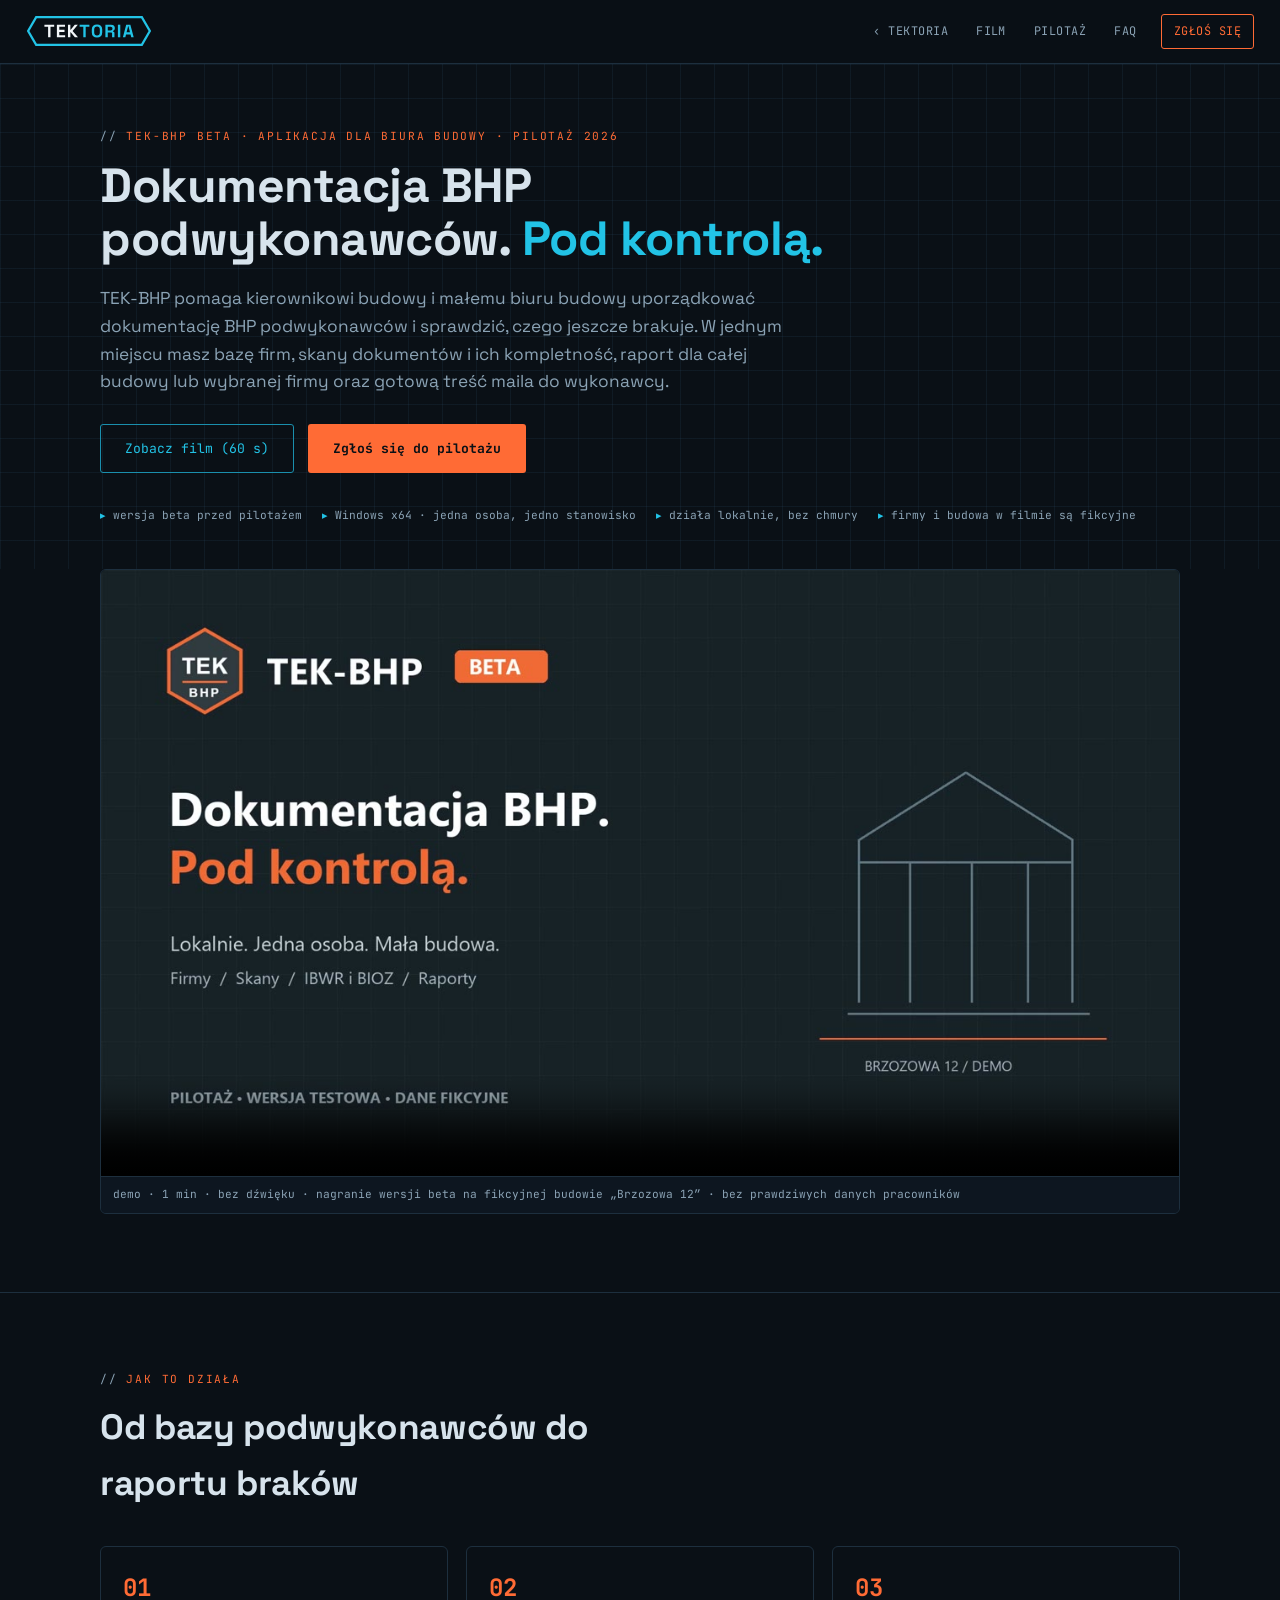
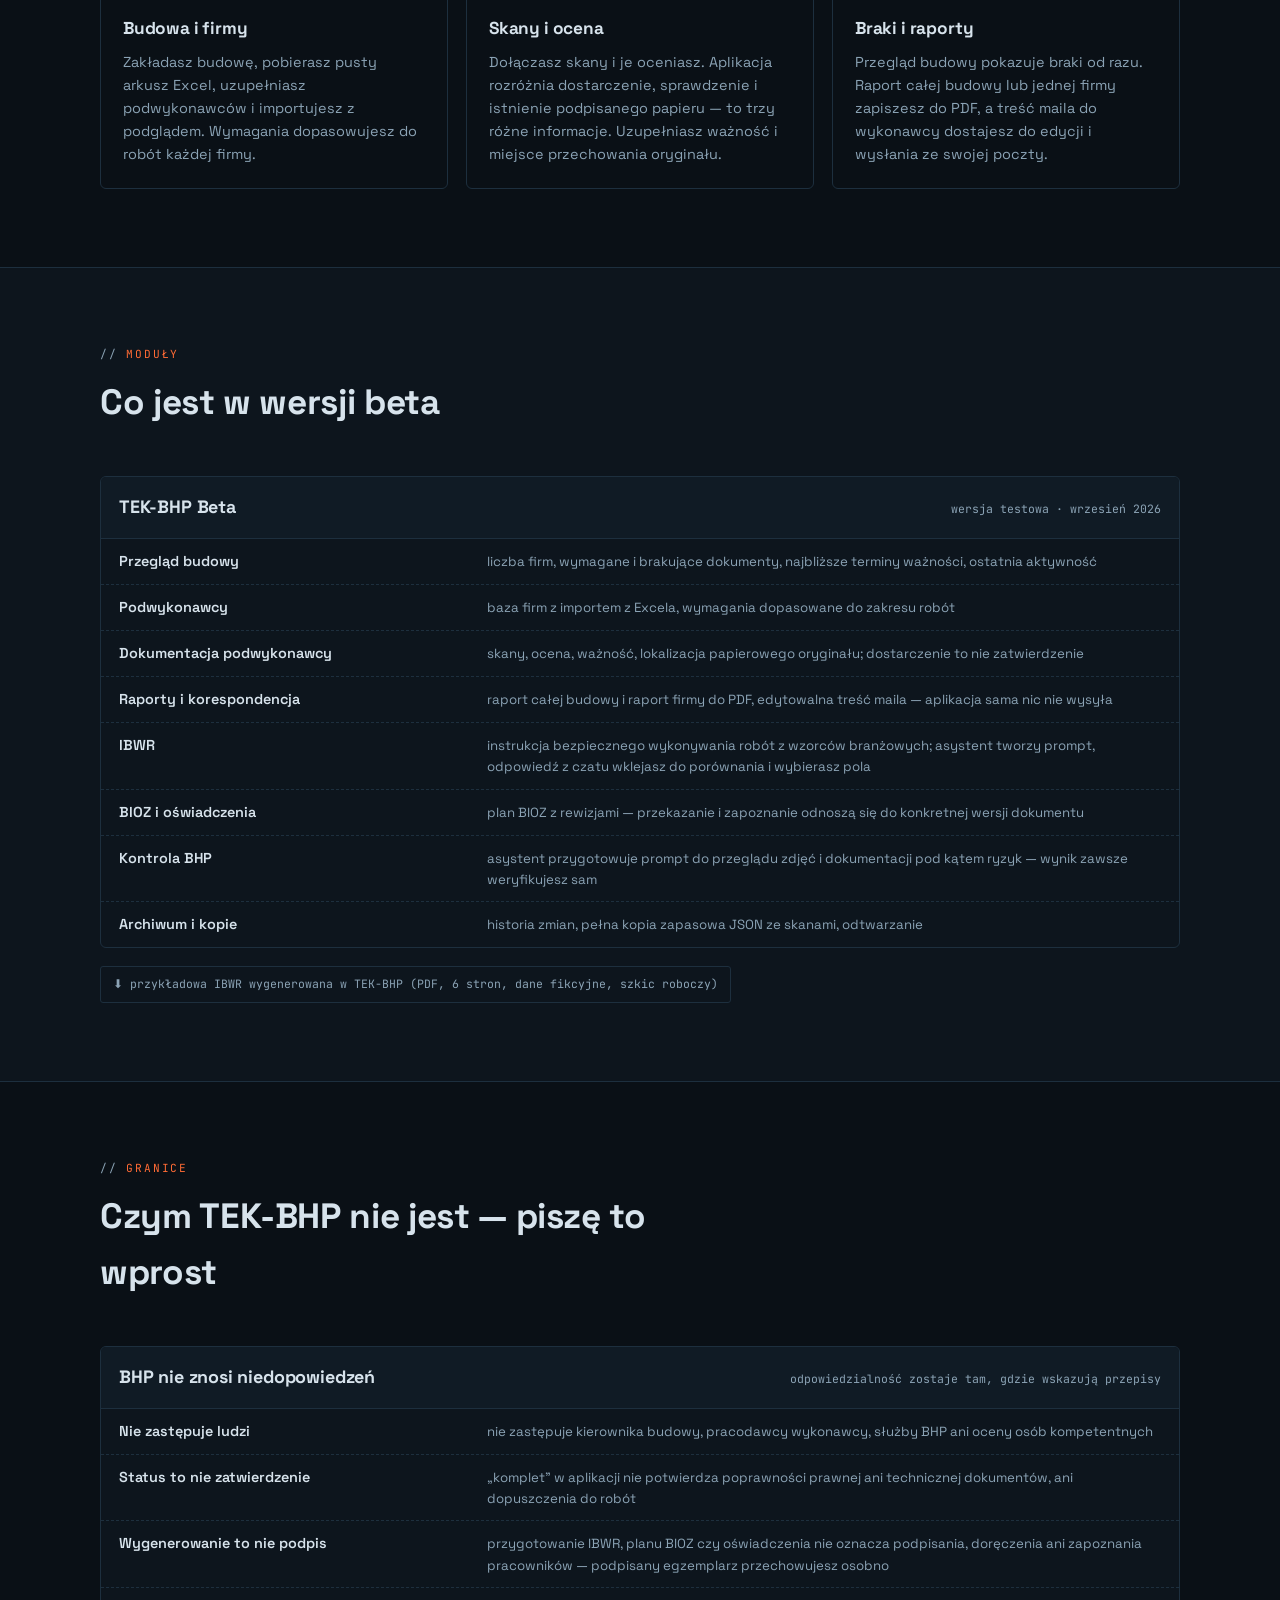
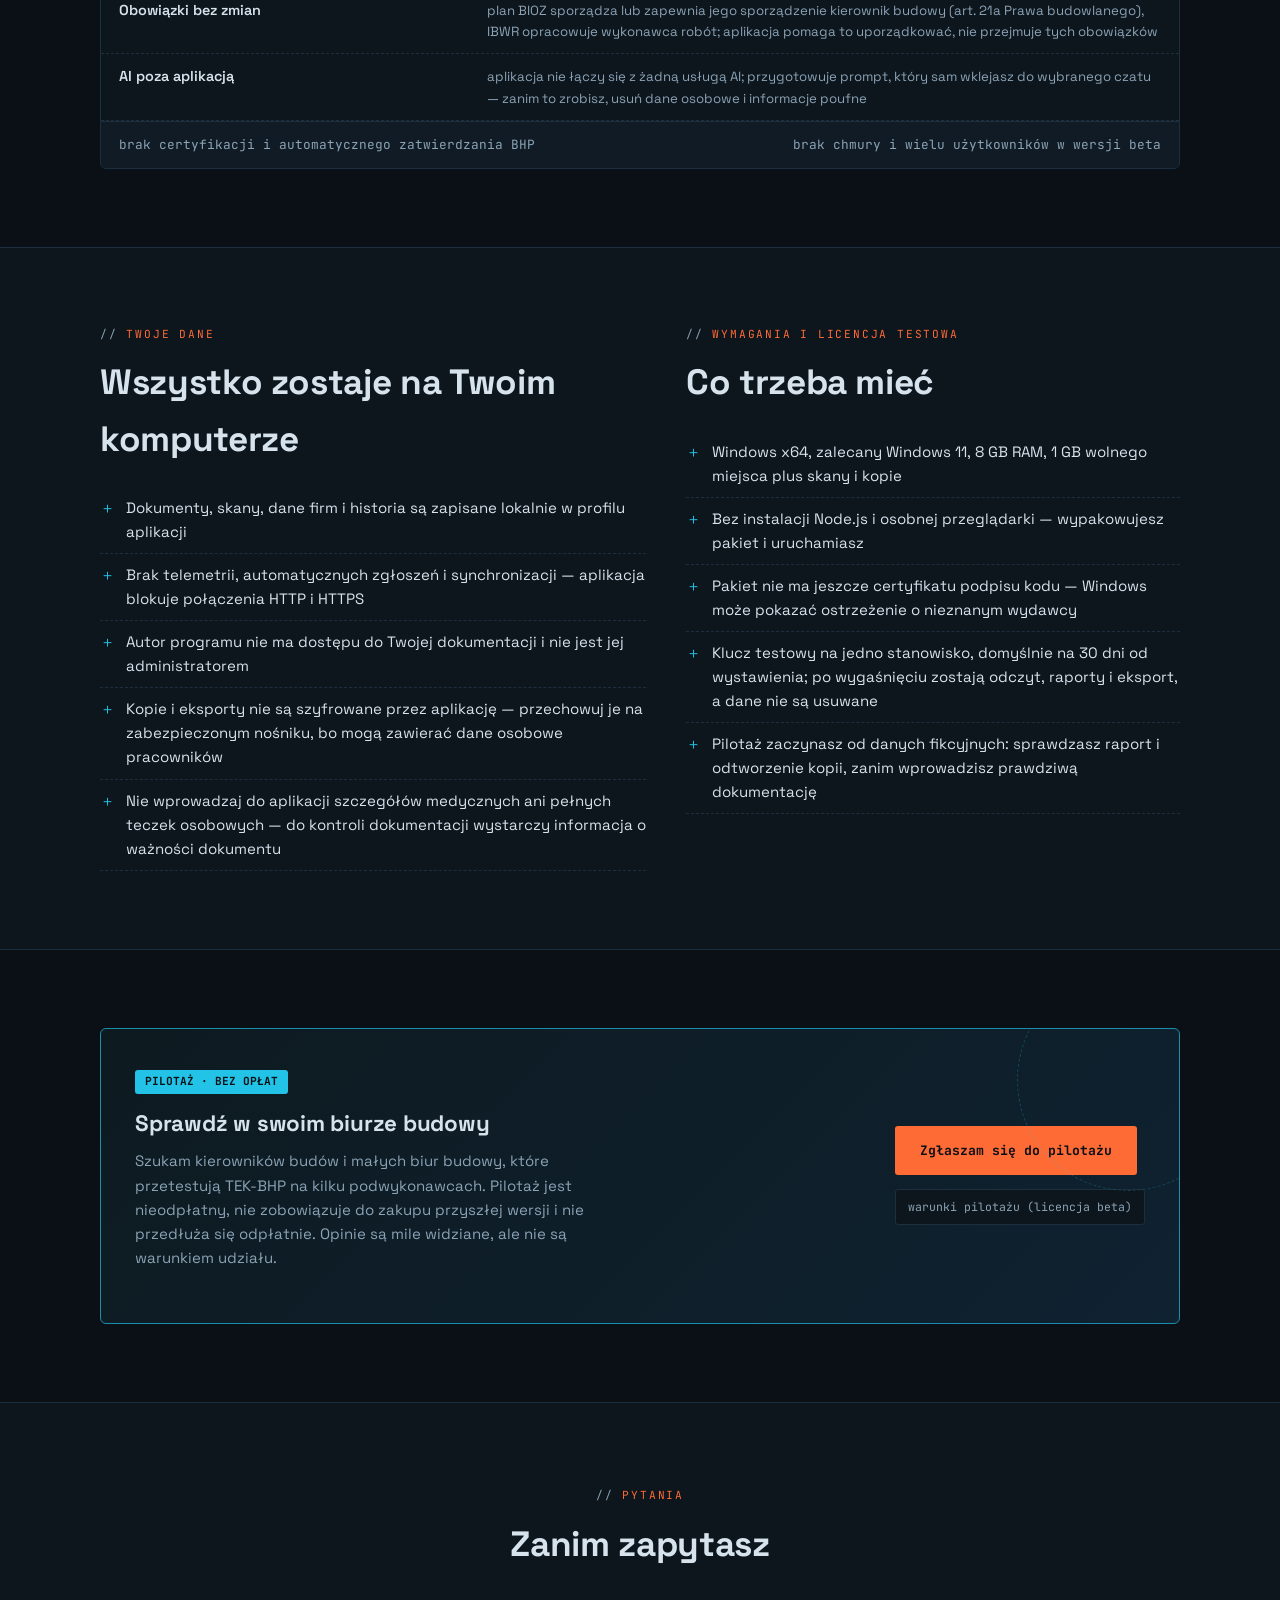
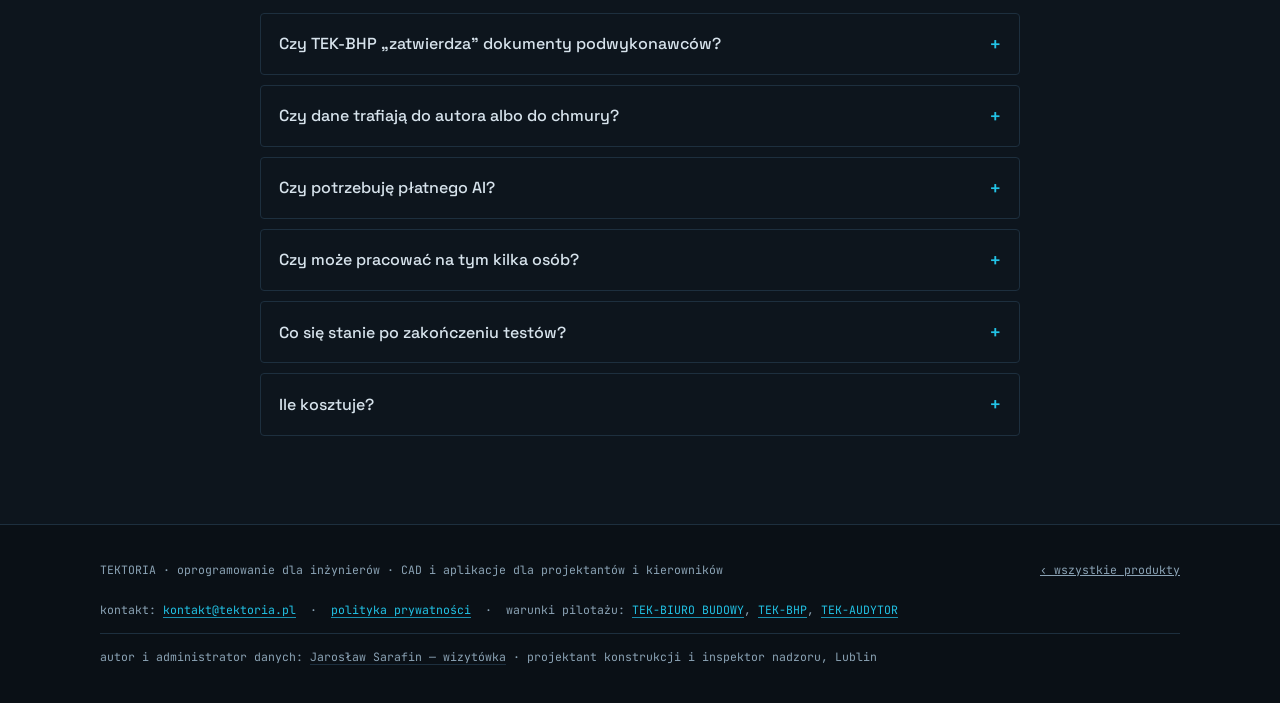
<file: tek-bhp.html>
<!DOCTYPE html>
<html lang="pl">
<head>
<meta charset="UTF-8">
<meta name="viewport" content="width=device-width, initial-scale=1.0">
<title>TEK-BHP – dokumentacja BHP podwykonawców pod kontrolą | TEKTORIA</title>
<meta name="description" content="Aplikacja dla kierownika budowy: baza podwykonawców, skany dokumentów BHP i ich kompletność, raporty braków, IBWR i plan BIOZ z rewizjami. Działa lokalnie. Pilotaż wersji beta.">
<meta name="robots" content="index, follow">
<link rel="canonical" href="https://tektoria.pl/tek-bhp.html">
<link rel="icon" href="favicon.svg" type="image/svg+xml">
<link rel="alternate icon" href="favicon.ico" sizes="32x32">
<link rel="apple-touch-icon" href="img/apple-touch-icon.png">
<meta name="theme-color" content="#0b1622">
<meta property="og:type" content="website">
<meta property="og:title" content="TEK-BHP – dokumentacja BHP podwykonawców pod kontrolą | TEKTORIA">
<meta property="og:description" content="Aplikacja dla kierownika budowy: baza podwykonawców, skany dokumentów BHP i ich kompletność, raporty braków, IBWR i plan BIOZ z rewizjami. Działa lokalnie. Pilotaż wersji beta.">
<meta property="og:locale" content="pl_PL">
<meta property="og:url" content="https://tektoria.pl/tek-bhp.html">
<meta property="og:site_name" content="TEKTORIA">
<meta property="og:image" content="https://tektoria.pl/video/tek-bhp-demo-poster.jpg">
<meta property="og:image:width" content="1280">
<meta property="og:image:height" content="720">
<meta property="og:image:alt" content="TEK-BHP Beta — dokumentacja BHP pod kontrolą. Lokalnie, jedna osoba, mała budowa.">
<meta name="twitter:card" content="summary_large_image">
<script type="application/ld+json">
{
  "@context": "https://schema.org",
  "@graph": [
    {
      "@type": "BreadcrumbList",
      "itemListElement": [
        {
          "@type": "ListItem",
          "position": 1,
          "name": "TEKTORIA",
          "item": "https://tektoria.pl/"
        },
        {
          "@type": "ListItem",
          "position": 2,
          "name": "TEK-BHP",
          "item": "https://tektoria.pl/tek-bhp.html"
        }
      ]
    },
    {
      "@type": "FAQPage",
      "mainEntity": [
        {
          "@type": "Question",
          "name": "Czy TEK-BHP „zatwierdza” dokumenty podwykonawców?",
          "acceptedAnswer": {
            "@type": "Answer",
            "text": "Nie. Aplikacja ewidencjonuje dokumenty, pokazuje braki i terminy ważności oraz pomaga przygotować projekty IBWR, planu BIOZ i oświadczeń. Ocena, czy dokument jest poprawny i czy firma może wejść na budowę, należy do osób odpowiedzialnych na budowie."
          }
        },
        {
          "@type": "Question",
          "name": "Czy dane trafiają do autora albo do chmury?",
          "acceptedAnswer": {
            "@type": "Answer",
            "text": "Nie. Wersja beta działa wyłącznie lokalnie i blokuje połączenia z internetem. Do wystawienia klucza przekazujesz mi sam kod stanowiska — ciąg znaków obliczany z identyfikatora komputera i nazwy konta Windows. Dokumentacji budowy nie widzę."
          }
        },
        {
          "@type": "Question",
          "name": "Czy potrzebuję płatnego AI?",
          "acceptedAnswer": {
            "@type": "Answer",
            "text": "Nie. Asystent przygotowuje prompt do ręcznego użycia w czacie, z którego już korzystasz. Bez AI wszystkie moduły działają. Wyniki AI zawsze sprawdzasz — zwłaszcza parametry, zabezpieczenia i podstawy prawne."
          }
        },
        {
          "@type": "Question",
          "name": "Czy może pracować na tym kilka osób?",
          "acceptedAnswer": {
            "@type": "Answer",
            "text": "W wersji beta nie: to jedna osoba na jednym stanowisku Windows. Pracę zespołową rozważę po pilotażu, jeśli pokaże, że jest potrzebna."
          }
        },
        {
          "@type": "Question",
          "name": "Co się stanie po zakończeniu testów?",
          "acceptedAnswer": {
            "@type": "Answer",
            "text": "Po wygaśnięciu klucza zostają odczyt, raporty i eksport, a edycja, import i odtwarzanie kopii są zablokowane. Dane nie są usuwane. Możesz zakończyć testy w każdej chwili, zachować eksport i odinstalować program."
          }
        },
        {
          "@type": "Question",
          "name": "Ile kosztuje?",
          "acceptedAnswer": {
            "@type": "Answer",
            "text": "Cena i model licencji zostaną ustalone po pilotażu. Udział w pilotażu nie zobowiązuje do zakupu."
          }
        }
      ]
    }
  ]
}
</script>

<style>
  /* ---------- fonty hostowane lokalnie (SIL OFL, pliki w /fonts) ----------
     Powod: brak polaczenia z serwerami Google przy kazdym wejsciu = brak
     przekazywania adresu IP odwiedzajacego podmiotowi trzeciemu (RODO). */
  @font-face{font-family:'Space Grotesk';font-style:normal;font-weight:400;font-display:swap;
    src:url('fonts/space-grotesk-latin-ext-400-normal.woff2') format('woff2');unicode-range:U+0100-02BA,U+02BD-02C5,U+02C7-02CC,U+02CE-02D7,U+02DD-02FF,U+0304,U+0308,U+0329,U+1D00-1DBF,U+1E00-1E9F,U+1EF2-1EFF,U+2020,U+20A0-20AB,U+20AD-20C0,U+2113,U+2C60-2C7F,U+A720-A7FF;}
  @font-face{font-family:'Space Grotesk';font-style:normal;font-weight:400;font-display:swap;
    src:url('fonts/space-grotesk-latin-400-normal.woff2') format('woff2');unicode-range:U+0000-00FF,U+0131,U+0152-0153,U+02BB-02BC,U+02C6,U+02DA,U+02DC,U+0304,U+0308,U+0329,U+2000-206F,U+20AC,U+2122,U+2191,U+2193,U+2212,U+2215,U+FEFF,U+FFFD;}
  @font-face{font-family:'Space Grotesk';font-style:normal;font-weight:500;font-display:swap;
    src:url('fonts/space-grotesk-latin-ext-500-normal.woff2') format('woff2');unicode-range:U+0100-02BA,U+02BD-02C5,U+02C7-02CC,U+02CE-02D7,U+02DD-02FF,U+0304,U+0308,U+0329,U+1D00-1DBF,U+1E00-1E9F,U+1EF2-1EFF,U+2020,U+20A0-20AB,U+20AD-20C0,U+2113,U+2C60-2C7F,U+A720-A7FF;}
  @font-face{font-family:'Space Grotesk';font-style:normal;font-weight:500;font-display:swap;
    src:url('fonts/space-grotesk-latin-500-normal.woff2') format('woff2');unicode-range:U+0000-00FF,U+0131,U+0152-0153,U+02BB-02BC,U+02C6,U+02DA,U+02DC,U+0304,U+0308,U+0329,U+2000-206F,U+20AC,U+2122,U+2191,U+2193,U+2212,U+2215,U+FEFF,U+FFFD;}
  @font-face{font-family:'Space Grotesk';font-style:normal;font-weight:600;font-display:swap;
    src:url('fonts/space-grotesk-latin-ext-600-normal.woff2') format('woff2');unicode-range:U+0100-02BA,U+02BD-02C5,U+02C7-02CC,U+02CE-02D7,U+02DD-02FF,U+0304,U+0308,U+0329,U+1D00-1DBF,U+1E00-1E9F,U+1EF2-1EFF,U+2020,U+20A0-20AB,U+20AD-20C0,U+2113,U+2C60-2C7F,U+A720-A7FF;}
  @font-face{font-family:'Space Grotesk';font-style:normal;font-weight:600;font-display:swap;
    src:url('fonts/space-grotesk-latin-600-normal.woff2') format('woff2');unicode-range:U+0000-00FF,U+0131,U+0152-0153,U+02BB-02BC,U+02C6,U+02DA,U+02DC,U+0304,U+0308,U+0329,U+2000-206F,U+20AC,U+2122,U+2191,U+2193,U+2212,U+2215,U+FEFF,U+FFFD;}
  @font-face{font-family:'Space Grotesk';font-style:normal;font-weight:700;font-display:swap;
    src:url('fonts/space-grotesk-latin-ext-700-normal.woff2') format('woff2');unicode-range:U+0100-02BA,U+02BD-02C5,U+02C7-02CC,U+02CE-02D7,U+02DD-02FF,U+0304,U+0308,U+0329,U+1D00-1DBF,U+1E00-1E9F,U+1EF2-1EFF,U+2020,U+20A0-20AB,U+20AD-20C0,U+2113,U+2C60-2C7F,U+A720-A7FF;}
  @font-face{font-family:'Space Grotesk';font-style:normal;font-weight:700;font-display:swap;
    src:url('fonts/space-grotesk-latin-700-normal.woff2') format('woff2');unicode-range:U+0000-00FF,U+0131,U+0152-0153,U+02BB-02BC,U+02C6,U+02DA,U+02DC,U+0304,U+0308,U+0329,U+2000-206F,U+20AC,U+2122,U+2191,U+2193,U+2212,U+2215,U+FEFF,U+FFFD;}
  @font-face{font-family:'JetBrains Mono';font-style:normal;font-weight:400;font-display:swap;
    src:url('fonts/jetbrains-mono-latin-ext-400-normal.woff2') format('woff2');unicode-range:U+0100-02BA,U+02BD-02C5,U+02C7-02CC,U+02CE-02D7,U+02DD-02FF,U+0304,U+0308,U+0329,U+1D00-1DBF,U+1E00-1E9F,U+1EF2-1EFF,U+2020,U+20A0-20AB,U+20AD-20C0,U+2113,U+2C60-2C7F,U+A720-A7FF;}
  @font-face{font-family:'JetBrains Mono';font-style:normal;font-weight:400;font-display:swap;
    src:url('fonts/jetbrains-mono-latin-400-normal.woff2') format('woff2');unicode-range:U+0000-00FF,U+0131,U+0152-0153,U+02BB-02BC,U+02C6,U+02DA,U+02DC,U+0304,U+0308,U+0329,U+2000-206F,U+20AC,U+2122,U+2191,U+2193,U+2212,U+2215,U+FEFF,U+FFFD;}
  @font-face{font-family:'JetBrains Mono';font-style:normal;font-weight:500;font-display:swap;
    src:url('fonts/jetbrains-mono-latin-ext-500-normal.woff2') format('woff2');unicode-range:U+0100-02BA,U+02BD-02C5,U+02C7-02CC,U+02CE-02D7,U+02DD-02FF,U+0304,U+0308,U+0329,U+1D00-1DBF,U+1E00-1E9F,U+1EF2-1EFF,U+2020,U+20A0-20AB,U+20AD-20C0,U+2113,U+2C60-2C7F,U+A720-A7FF;}
  @font-face{font-family:'JetBrains Mono';font-style:normal;font-weight:500;font-display:swap;
    src:url('fonts/jetbrains-mono-latin-500-normal.woff2') format('woff2');unicode-range:U+0000-00FF,U+0131,U+0152-0153,U+02BB-02BC,U+02C6,U+02DA,U+02DC,U+0304,U+0308,U+0329,U+2000-206F,U+20AC,U+2122,U+2191,U+2193,U+2212,U+2215,U+FEFF,U+FFFD;}
  @font-face{font-family:'JetBrains Mono';font-style:normal;font-weight:700;font-display:swap;
    src:url('fonts/jetbrains-mono-latin-ext-700-normal.woff2') format('woff2');unicode-range:U+0100-02BA,U+02BD-02C5,U+02C7-02CC,U+02CE-02D7,U+02DD-02FF,U+0304,U+0308,U+0329,U+1D00-1DBF,U+1E00-1E9F,U+1EF2-1EFF,U+2020,U+20A0-20AB,U+20AD-20C0,U+2113,U+2C60-2C7F,U+A720-A7FF;}
  @font-face{font-family:'JetBrains Mono';font-style:normal;font-weight:700;font-display:swap;
    src:url('fonts/jetbrains-mono-latin-700-normal.woff2') format('woff2');unicode-range:U+0000-00FF,U+0131,U+0152-0153,U+02BB-02BC,U+02C6,U+02DA,U+02DC,U+0304,U+0308,U+0329,U+2000-206F,U+20AC,U+2122,U+2191,U+2193,U+2212,U+2215,U+FEFF,U+FFFD;}


  :root{
    --bg:#0a1016;
    --bg2:#0d151d;
    --panel:#101b25;
    --panel-line:#1d2f3e;
    --grid:rgba(72,132,182,.09);
    --txt:#d7e3ec;
    --txt-dim:#8ba3b5;
    --cyan:#22c3e6;        /* cyjan z logo TEKTORIA v4 (28.09.2026) */
    --cyan-dim:#1a8fad;
    --amber:#ffb24d;
    --orange:#ff6b35;
    --green:#7be07b;
    --sel-blue:#2c76b8;
    --radius:3px;
  }
  *{box-sizing:border-box;}
  html{scroll-behavior:smooth;}
  body{
    margin:0;
    background:var(--bg);
    color:var(--txt);
    font-family:'Space Grotesk',sans-serif;
    line-height:1.6;
    -webkit-font-smoothing:antialiased;
  }
  h1,h2,h3{margin:0;letter-spacing:-0.01em;}
  code,.mono{font-family:'JetBrains Mono',monospace;}
  a{color:var(--cyan);}
  ::selection{background:var(--sel-blue);color:#fff;}

  .cadgrid{
    background-image:
      linear-gradient(var(--grid) 1px, transparent 1px),
      linear-gradient(90deg, var(--grid) 1px, transparent 1px);
    background-size:34px 34px;
  }

  /* ---------- topbar ---------- */
  header.top{
    position:sticky;top:0;z-index:50;
    background:rgba(10,16,22,.92);
    backdrop-filter:blur(6px);
    border-bottom:1px solid var(--panel-line);
    display:flex;align-items:center;justify-content:space-between;
    padding:14px 26px;
  }
  .brand{display:flex;align-items:center;gap:14px;text-decoration:none;color:inherit;}
  .brand .logo{display:block;height:32px;width:auto;}
  .brand .tag{font-family:'JetBrains Mono',monospace;font-size:.62rem;color:var(--txt-dim);letter-spacing:.1em;
    border-left:1px solid var(--panel-line);padding-left:14px;line-height:1.35;white-space:nowrap;}
  @media(max-width:1480px){.brand .tag{display:none;}}
  header.top nav{display:flex;align-items:center;gap:4px;}
  header.top nav a{
    color:var(--txt-dim);text-decoration:none;
    font-family:'JetBrains Mono',monospace;font-size:.74rem;letter-spacing:.04em;
    padding:7px 12px;border-radius:3px;
  }
  header.top nav a:hover{color:var(--cyan);background:rgba(34,195,230,.07);}
  header.top nav a.cta{
    border:1px solid var(--orange);color:var(--orange);margin-left:8px;
  }
  header.top nav a.cta:hover{background:var(--orange);color:#0a1016;}
  @media(max-width:1160px){header.top nav a:not(.cta){display:none;}}

  /* ---------- hero: fake ZWCAD viewport ---------- */
  .hero{padding:64px 24px 40px;position:relative;overflow:hidden;}
  .hero-inner{max-width:1080px;margin:0 auto;display:grid;grid-template-columns:1fr 1fr;gap:44px;align-items:center;}
  @media(max-width:920px){.hero-inner{grid-template-columns:1fr;}}
  .hero h1{
    font-size:clamp(1.9rem,4.4vw,3rem);
    font-weight:700;line-height:1.1;
  }
  .hero h1 .hl{color:var(--cyan);}
  .hero h1 .strike{color:var(--txt-dim);text-decoration:line-through;text-decoration-color:var(--orange);text-decoration-thickness:3px;}
  .hero p.lead{color:var(--txt-dim);font-size:1.08rem;max-width:48ch;margin-top:20px;}
  .hero .ctas{margin-top:30px;display:flex;gap:14px;flex-wrap:wrap;}
  .btn{
    display:inline-block;font-family:'JetBrains Mono',monospace;font-size:.82rem;
    padding:13px 24px;border-radius:var(--radius);text-decoration:none;
    border:1.5px solid transparent;cursor:pointer;transition:all .15s ease;
  }
  .btn-primary{background:var(--orange);color:#0a1016;font-weight:700;}
  .btn-primary:hover{background:#ff8556;transform:translateY(-2px);box-shadow:0 6px 22px rgba(255,107,53,.28);}
  .btn-ghost{color:var(--cyan);border-color:var(--cyan-dim);}
  .btn-ghost:hover{border-color:var(--cyan);background:rgba(34,195,230,.08);}
  .hero-badges{
    margin-top:34px;display:flex;gap:20px;flex-wrap:wrap;
    font-family:'JetBrains Mono',monospace;font-size:.7rem;color:var(--txt-dim);
  }
  .hero-badges span::before{content:"▸ ";color:var(--cyan);}

  /* fake CAD window */
  .cadwin{
    border:1px solid var(--panel-line);border-radius:6px;overflow:hidden;
    background:var(--bg2);box-shadow:0 24px 60px rgba(0,0,0,.5);
  }
  .cadwin .bar{
    display:flex;align-items:center;gap:8px;
    background:#131f2a;padding:8px 12px;border-bottom:1px solid var(--panel-line);
    font-family:'JetBrains Mono',monospace;font-size:.68rem;color:var(--txt-dim);
  }
  .cadwin .bar .dot{width:9px;height:9px;border-radius:50%;background:#22384a;}
  .cadwin .bar .dot.r{background:#e0564d;}
  .cadwin .bar .dot.y{background:#e0a53f;}
  .cadwin .bar .dot.g{background:#4fbf6b;}
  .cadwin .bar .ttl{margin-left:6px;}
  .cadwin .viewport{
    position:relative;aspect-ratio:4/3.1;
    background-image:
      linear-gradient(var(--grid) 1px, transparent 1px),
      linear-gradient(90deg, var(--grid) 1px, transparent 1px);
    background-size:26px 26px;background-color:#0b141c;
  }
  .cadwin .ucs{position:absolute;left:10px;bottom:10px;opacity:.7;}
  .cadwin .cross{position:absolute;pointer-events:none;opacity:.35;}
  .cadwin .cmdline{
    background:#0a1219;border-top:1px solid var(--panel-line);
    padding:9px 12px;font-family:'JetBrains Mono',monospace;font-size:.76rem;
    color:var(--green);min-height:56px;
  }
  .cmdline .hist{color:#5d7788;font-size:.68rem;line-height:1.5;}
  .cmdline .cur .prompt{color:var(--txt-dim);}
  .cmdline .caret{
    display:inline-block;width:8px;height:14px;background:var(--green);
    vertical-align:-2px;animation:blink 1s steps(1) infinite;
  }
  @keyframes blink{50%{opacity:0;}}

  #hebDraw path.steel{
    stroke:var(--cyan);stroke-width:2;fill:none;
    stroke-linejoin:round;
  }
  #hebDraw .axis{stroke:var(--orange);stroke-width:1;stroke-dasharray:10 4 2 4;opacity:0;}
  #hebDraw .dim{stroke:#6f93ad;stroke-width:1;opacity:0;}
  #hebDraw text{font-family:'JetBrains Mono',monospace;font-size:11px;fill:#9fc0d6;opacity:0;}
  #hebDraw .dimshow{transition:opacity .5s;}
  #paramTbl{
    position:absolute;right:12px;top:12px;
    background:rgba(13,21,29,.94);border:1px solid var(--panel-line);border-radius:3px;
    font-family:'JetBrains Mono',monospace;font-size:.62rem;color:var(--txt-dim);
    padding:8px 10px;opacity:0;transform:translateY(-6px);transition:all .6s ease;
  }
  #paramTbl.show{opacity:1;transform:translateY(0);}
  #paramTbl .h{color:var(--cyan);font-weight:700;margin-bottom:3px;}
  #paramTbl td{padding:1px 6px 1px 0;}
  #paramTbl td:last-child{color:var(--txt);text-align:right;}

  /* ---------- stats strip ---------- */
  .stats{border-top:1px solid var(--panel-line);border-bottom:1px solid var(--panel-line);background:var(--bg2);}
  .stats .wrap{
    max-width:1080px;margin:0 auto;padding:28px 24px;
    display:grid;grid-template-columns:repeat(4,1fr);gap:22px;
  }
  @media(max-width:820px){.stats .wrap{grid-template-columns:repeat(2,1fr);}}
  .stat .n{font-family:'JetBrains Mono',monospace;font-size:1.7rem;font-weight:700;color:var(--cyan);}
  .stat .l{font-size:.82rem;color:var(--txt-dim);margin-top:2px;}

  /* ---------- sections ---------- */
  section{padding:78px 24px;}
  .wrap{max-width:1080px;margin:0 auto;}
  .eyebrow{
    font-family:'JetBrains Mono',monospace;font-size:.7rem;letter-spacing:.16em;
    text-transform:uppercase;color:var(--orange);
  }
  .eyebrow::before{content:"// ";color:var(--txt-dim);}
  h2.sec{font-size:clamp(1.55rem,3.2vw,2.2rem);margin-top:10px;max-width:24ch;}
  p.sec-lead{color:var(--txt-dim);max-width:60ch;margin-top:14px;}

  /* reveal on scroll */
  .rv{opacity:0;transform:translateY(22px);transition:opacity .7s ease,transform .7s ease;}
  .rv.in{opacity:1;transform:none;}

  /* ---------- product layout ---------- */
  .prod{
    display:grid;grid-template-columns:1.05fr .95fr;gap:40px;align-items:start;
    margin-top:44px;
  }
  @media(max-width:880px){.prod{grid-template-columns:1fr;}}
  .prod .cmd-chip,.pc-body .cmd-chip{
    display:inline-block;font-family:'JetBrains Mono',monospace;font-size:.7rem;
    background:#0a1219;border:1px solid var(--panel-line);color:var(--green);
    padding:4px 10px;border-radius:3px;margin-bottom:14px;
  }
  .prod h3{font-size:1.5rem;}
  .pc-body .cmd-chip{align-self:flex-start;}
  .prod .file,.pc-body .file{font-family:'JetBrains Mono',monospace;font-size:.74rem;color:var(--txt-dim);margin-top:4px;}
  .prod p.desc{color:var(--txt-dim);margin-top:16px;}
  ul.feats{list-style:none;padding:0;margin:20px 0 0;}
  ul.feats li{
    padding:9px 0 9px 26px;position:relative;font-size:.94rem;
    border-bottom:1px dashed var(--panel-line);
  }
  ul.feats li::before{
    content:"＋";position:absolute;left:0;color:var(--cyan);
    font-family:'JetBrains Mono',monospace;
  }
  .priceline{
    display:flex;align-items:center;gap:18px;margin-top:26px;flex-wrap:wrap;
  }
  .priceline .price{
    font-family:'JetBrains Mono',monospace;font-size:1.7rem;font-weight:700;color:var(--amber);
  }
  .priceline .price small{font-size:.66rem;color:var(--txt-dim);display:block;font-weight:400;}
  .doc-links{display:flex;gap:10px;flex-wrap:wrap;margin-top:20px;}
  .doc-soon{color:var(--txt-dim);opacity:.75;border-style:dashed;cursor:default;}
  .doc-link{
    font-family:'JetBrains Mono',monospace;font-size:.72rem;
    padding:8px 12px;border:1px solid var(--panel-line);border-radius:3px;
    color:var(--txt-dim);text-decoration:none;background:var(--bg2);
  }
  .doc-link:hover{border-color:var(--cyan);color:var(--cyan);}
  .compat{
    font-family:'JetBrains Mono',monospace;font-size:.68rem;color:var(--green);
    margin-top:18px;
  }
  .compat::before{content:"✓ ";}

  /* ---------- TEK-CALC: wideo + cennik modułowy ---------- */
  .calc-video{margin-top:40px;border:1px solid var(--panel-line);border-radius:6px;
    background:#0b141c;overflow:hidden;}
  .calc-video video{display:block;width:100%;height:auto;background:#0b141c;}
  .calc-video .vcap{
    font-family:'JetBrains Mono',monospace;font-size:.7rem;color:var(--txt-dim);
    padding:9px 12px;background:#0d1620;border-top:1px solid var(--panel-line);
  }
  .modprice{margin-top:46px;border:1px solid var(--panel-line);border-radius:6px;
    background:var(--bg2);overflow:hidden;}
  .modprice .mp-head{
    display:flex;align-items:baseline;justify-content:space-between;gap:14px;flex-wrap:wrap;
    padding:16px 18px;border-bottom:1px solid var(--panel-line);background:var(--panel);
  }
  .modprice .mp-head h3{font-size:1.12rem;}
  .modprice .mp-head span{font-family:'JetBrains Mono',monospace;font-size:.72rem;color:var(--txt-dim);}
  .mp-row{
    display:grid;grid-template-columns:minmax(0,1.15fr) minmax(0,1.5fr) auto;
    gap:14px;align-items:baseline;padding:11px 18px;
    border-bottom:1px dashed var(--panel-line);font-size:.9rem;
  }
  .mp-row:last-child{border-bottom:none;}
  .mp-row .mp-n{font-weight:600;}
  .mp-row .mp-d{color:var(--txt-dim);font-size:.83rem;}
  .mp-row .mp-p{font-family:'JetBrains Mono',monospace;color:var(--amber);
    font-size:.92rem;font-weight:700;text-align:right;white-space:nowrap;}
  .mp-sum{
    display:flex;justify-content:space-between;gap:14px;flex-wrap:wrap;
    padding:13px 18px;background:var(--panel);border-top:1px solid var(--panel-line);
    font-family:'JetBrains Mono',monospace;font-size:.8rem;color:var(--txt-dim);
  }
  .mp-sum b{color:var(--txt);}
  .modprice.limits .mp-row{grid-template-columns:minmax(0,1.05fr) minmax(0,2fr);}
  @media(max-width:720px){
    .mp-row{grid-template-columns:1fr auto;}
    .modprice.limits .mp-row{grid-template-columns:1fr;}
    .mp-row .mp-d{grid-column:1 / -1;}
  }

  /* frame player (screeny) */
  .frame-player{border:1px solid var(--panel-line);border-radius:6px;background:var(--bg2);overflow:hidden;}
  .fp-stage{position:relative;aspect-ratio:16/9;background:#0b141c;overflow:hidden;}
  .fp-img{position:absolute;inset:0;width:100%;height:100%;object-fit:contain;background:#0b141c;opacity:0;transition:opacity .35s;}
  .fp-placeholder-frame{
    position:absolute;inset:0;display:flex;flex-direction:column;align-items:center;justify-content:center;gap:8px;
    background:repeating-linear-gradient(135deg, rgba(72,132,182,.06) 0 12px, transparent 12px 24px),#0b141c;
    color:var(--txt-dim);font-family:'JetBrains Mono',monospace;font-size:.8rem;text-align:center;padding:0 24px;
    opacity:0;transition:opacity .35s;
  }
  .fp-placeholder-frame .n{font-size:1.7rem;font-weight:700;color:var(--orange);}
  .fp-caption{
    position:absolute;left:0;right:0;bottom:0;padding:10px 14px 12px;
    background:linear-gradient(0deg, rgba(11,20,28,.97) 0%, rgba(11,20,28,.93) 58%, rgba(11,20,28,0) 100%);
    color:var(--txt);font-family:'JetBrains Mono',monospace;font-size:.72rem;
  }
  .fp-progress{position:absolute;top:0;left:0;right:0;display:flex;gap:3px;padding:8px 10px 0;}
  .fp-progress .seg{flex:1;height:3px;background:rgba(215,227,236,.18);border-radius:2px;overflow:hidden;}
  .fp-progress .seg i{display:block;height:100%;width:0%;background:var(--orange);}
  .fp-progress .seg.done i{width:100%;}
  .fp-controls{display:flex;align-items:center;justify-content:space-between;padding:8px 12px;background:#0d1620;}
  .fp-controls button{
    background:transparent;border:1px solid var(--panel-line);color:var(--txt-dim);
    font-family:'JetBrains Mono',monospace;font-size:.74rem;border-radius:3px;padding:5px 11px;cursor:pointer;
  }
  .fp-controls button:hover{border-color:var(--cyan);color:var(--cyan);}
  .fp-frame-idx{font-family:'JetBrains Mono',monospace;font-size:.68rem;color:var(--txt-dim);}
  .media-note{
    margin-top:10px;font-family:'JetBrains Mono',monospace;font-size:.66rem;color:#5d7788;
  }

  /* ---------- bundle ---------- */
  .bundle{
    margin-top:70px;border:1px solid var(--cyan-dim);border-radius:6px;
    background:linear-gradient(135deg, #0d1a20, #0f2231);
    padding:38px 34px;display:flex;justify-content:space-between;align-items:center;gap:26px;flex-wrap:wrap;
    position:relative;overflow:hidden;
  }
  .bundle::after{
    content:"";position:absolute;right:-60px;top:-60px;width:220px;height:220px;
    border:1px dashed rgba(34,195,230,.25);border-radius:50%;
  }
  .bundle .save{
    display:inline-block;font-family:'JetBrains Mono',monospace;font-size:.7rem;
    color:#0a1016;background:var(--cyan);padding:3px 10px;border-radius:3px;font-weight:700;
  }
  .bundle h3{font-size:1.4rem;margin-top:12px;}
  .bundle p{color:var(--txt-dim);max-width:46ch;margin-top:8px;font-size:.94rem;}
  .bundle .bprice{font-family:'JetBrains Mono',monospace;font-size:2rem;font-weight:700;color:var(--amber);}
  .bundle .bprice small{display:block;font-size:.68rem;color:var(--txt-dim);font-weight:400;}

  /* ---------- darmowe lispy ---------- */
  .freegrid{
    display:grid;grid-template-columns:repeat(auto-fit,minmax(250px,1fr));
    gap:16px;margin-top:40px;
  }
  .freecard{
    border:1px solid var(--panel-line);border-radius:6px;background:var(--bg2);
    padding:22px;display:flex;flex-direction:column;gap:10px;
  }
  .freecard .fname{font-family:'JetBrains Mono',monospace;font-size:.78rem;color:var(--green);}
  .freecard h3{font-size:1.05rem;}
  .freecard p{color:var(--txt-dim);font-size:.88rem;margin:0;flex:1;}
  .freecard .dl{
    display:inline-flex;align-items:center;gap:8px;align-self:flex-start;
    font-family:'JetBrains Mono',monospace;font-size:.76rem;
    color:var(--cyan);text-decoration:none;
    border:1px solid var(--cyan-dim);border-radius:3px;padding:9px 14px;
    transition:all .15s;
  }
  .freecard .dl:hover{background:rgba(34,195,230,.1);border-color:var(--cyan);}
  .free-note{
    margin-top:22px;font-size:.84rem;color:var(--txt-dim);max-width:70ch;
  }

  /* ---------- FAQ ---------- */
  .faq{max-width:760px;margin:40px auto 0;}
  .faq details{
    border:1px solid var(--panel-line);border-radius:4px;background:var(--bg2);
    margin-bottom:10px;overflow:hidden;
  }
  .faq summary{
    cursor:pointer;padding:16px 18px;font-weight:500;list-style:none;
    display:flex;justify-content:space-between;align-items:center;gap:12px;
  }
  .faq summary::-webkit-details-marker{display:none;}
  .faq summary::after{
    content:"+";font-family:'JetBrains Mono',monospace;color:var(--cyan);font-size:1.1rem;flex:0 0 auto;
  }
  .faq details[open] summary::after{content:"–";}
  .faq .a{padding:0 18px 16px;color:var(--txt-dim);font-size:.93rem;}

  /* ---------- form ---------- */
  .order-sec{background:var(--bg2);border-top:1px solid var(--panel-line);}
  form.order{
    background:var(--panel);border:1px solid var(--panel-line);border-radius:6px;
    padding:34px;margin-top:34px;max-width:680px;
  }
  .form-row{margin-bottom:20px;}
  .form-row label{
    display:block;font-family:'JetBrains Mono',monospace;font-size:.7rem;
    letter-spacing:.06em;text-transform:uppercase;color:var(--txt-dim);margin-bottom:7px;
  }
  .form-row input[type=text],
  .form-row input[type=email],
  .form-row textarea{
    width:100%;padding:12px;border:1px solid var(--panel-line);border-radius:3px;
    background:#0b141c;color:var(--txt);font-family:'Space Grotesk',sans-serif;font-size:.96rem;
  }
  .form-row input:focus,.form-row textarea:focus{outline:none;border-color:var(--cyan);}
  .form-row textarea{min-height:90px;resize:vertical;}
  .checks{display:flex;flex-direction:column;gap:10px;}
  .check-item{
    display:flex;align-items:center;gap:12px;padding:12px;cursor:pointer;
    border:1px solid var(--panel-line);border-radius:3px;background:#0b141c;transition:border-color .15s;
  }
  .check-item:hover{border-color:var(--cyan-dim);}
  .check-item input{accent-color:var(--orange);width:16px;height:16px;}
  .ci-name{font-family:'JetBrains Mono',monospace;font-size:.84rem;}
  .ci-price{margin-left:auto;font-family:'JetBrains Mono',monospace;font-size:.8rem;color:var(--amber);}
  .form-note{font-size:.8rem;color:var(--txt-dim);margin:-4px 0 22px;}
  .form-note.rodo{font-size:.74rem;line-height:1.6;margin-top:-14px;padding-top:14px;border-top:1px solid var(--panel-line);}
  .form-note a{color:var(--cyan);}
  .check-consent{align-items:flex-start;}
  .check-consent input{margin-top:3px;flex-shrink:0;}
  .check-consent .ci-name{font-family:'Space Grotesk',system-ui,sans-serif;font-size:.85rem;line-height:1.55;text-transform:none;letter-spacing:normal;color:var(--txt);}
  .form-status{font-family:'JetBrains Mono',monospace;font-size:.76rem;margin-left:14px;}

  footer{
    border-top:1px solid var(--panel-line);padding:36px 24px;
    font-family:'JetBrains Mono',monospace;font-size:.72rem;color:var(--txt-dim);
  }
  footer .wrap{display:flex;justify-content:space-between;flex-wrap:wrap;gap:12px;}
  footer .fcontact{flex-basis:100%;padding-top:10px;}
  footer .fcontact a{color:var(--cyan);text-decoration:none;border-bottom:1px solid var(--cyan-dim);}
  footer .fcontact a:hover{border-bottom-color:var(--cyan);}
  footer .fauthor{flex-basis:100%;padding-top:14px;margin-top:2px;border-top:1px solid var(--panel-line);}
  footer .fauthor a{color:var(--txt-dim);text-decoration:none;border-bottom:1px solid var(--panel-line);}
  footer .fauthor a:hover{color:var(--cyan);border-bottom-color:var(--cyan);}

  /* ---------- linia 3: aplikacje dla biura budowy (pilotaż) ---------- */
  .duo{display:grid;grid-template-columns:repeat(3,1fr);gap:22px;margin-top:40px;}
  @media(max-width:1240px){.duo{grid-template-columns:1fr 1fr;}}
  @media(max-width:900px){.duo{grid-template-columns:1fr;}}
  .wrap.wide{max-width:1340px;}
  .pcard{border:1px solid var(--panel-line);border-radius:6px;background:var(--bg);overflow:hidden;
    display:flex;flex-direction:column;scroll-margin-top:80px;}
  .pcard .calc-video{margin-top:0;border:none;border-bottom:1px solid var(--panel-line);border-radius:0;}
  .pc-body{padding:22px 22px 24px;display:flex;flex-direction:column;flex:1;}
  .pc-body h3{font-size:1.4rem;}
  .pc-body ul.feats{flex:1;}
  .pc-body ul.feats li{font-size:.9rem;}
  .pilot-tag{display:inline-block;font-family:'JetBrains Mono',monospace;font-size:.64rem;font-weight:700;
    letter-spacing:.08em;color:#0a1016;background:var(--orange);padding:2px 8px;border-radius:3px;
    vertical-align:middle;margin-left:8px;}
  .pstatus{margin-top:18px;font-family:'JetBrains Mono',monospace;font-size:.72rem;color:var(--txt-dim);
    border-top:1px solid var(--panel-line);padding-top:14px;}
  .pstatus b{color:var(--amber);font-weight:500;}
  .pc-ctas{display:flex;gap:10px;flex-wrap:wrap;margin-top:16px;}
  .pc-ctas .btn{padding:11px 18px;}

  .setup-note{
    padding:12px 24px;background:#2b230b;border-bottom:1px solid #6d5a1c;
    font-family:'JetBrains Mono',monospace;font-size:.72rem;color:#e8cf7a;
  }

  @media (prefers-reduced-motion: reduce){
    .rv{opacity:1;transform:none;transition:none;}
  }
</style>
<style>
  /* ---------- podstrony produktowe ---------- */
  .shero{padding:64px 24px 44px;}
  .shero h1{font-size:clamp(1.9rem,4.4vw,3rem);font-weight:700;line-height:1.1;max-width:24ch;margin-top:14px;}
  .shero h1 .hl{color:var(--cyan);}
  .shero p.lead{color:var(--txt-dim);font-size:1.08rem;max-width:62ch;margin-top:20px;}
  .shero .ctas{margin-top:28px;display:flex;gap:14px;flex-wrap:wrap;}
  section.tight{padding-top:0;}
  section.tight .calc-video{margin-top:0;}
  .wrap.narrow{max-width:820px;}
  .steps{display:grid;grid-template-columns:repeat(3,1fr);gap:18px;margin-top:34px;}
  @media(max-width:860px){.steps{grid-template-columns:1fr;}}
  .step{border:1px solid var(--panel-line);border-radius:6px;background:var(--bg);padding:22px;}
  .step .sn{font-family:'JetBrains Mono',monospace;font-size:1.5rem;font-weight:700;color:var(--orange);}
  .step h3{font-size:1.08rem;margin-top:8px;}
  .step p{color:var(--txt-dim);font-size:.9rem;margin:8px 0 0;}
  .tbl2{display:grid;grid-template-columns:1fr 1fr;margin-top:22px;border:1px solid var(--panel-line);
    border-radius:6px;overflow:hidden;font-size:.88rem;}
  .tbl2>div{padding:10px 14px;border-bottom:1px dashed var(--panel-line);color:var(--txt-dim);}
  .tbl2>div:nth-child(odd){border-right:1px solid var(--panel-line);}
  .tbl2 .th{background:var(--panel);color:var(--txt);font-family:'JetBrains Mono',monospace;font-size:.72rem;
    letter-spacing:.06em;text-transform:uppercase;border-bottom:1px solid var(--panel-line);}
  ul.feats li b{color:var(--txt);font-weight:600;}
  .rv{opacity:1;transform:none;}
  /* ---------- dokumenty (EULA) ---------- */
  .doc{max-width:820px;margin:0 auto;padding:48px 24px 80px;}
  .doc h1{font-size:1.9rem;line-height:1.2;margin:10px 0 6px;}
  .doc .updated{font-family:'JetBrains Mono',monospace;font-size:.72rem;color:var(--txt-dim);margin-bottom:26px;}
  .doc h2{font-size:1.1rem;margin:34px 0 10px;}
  .doc h2 .num{font-family:'JetBrains Mono',monospace;color:var(--cyan);font-size:.9rem;margin-right:8px;}
  .doc p,.doc li{color:var(--txt-dim);font-size:.94rem;}
  .doc ol,.doc ul{padding-left:22px;}
  .doc li{margin-bottom:7px;}
  .doc strong{color:var(--txt);font-weight:600;}
  .doc .box{background:var(--bg2);border:1px solid var(--panel-line);border-radius:4px;padding:16px 20px;margin:18px 0;}
  .doc .box.warn{border-color:#6d5a1c;background:#1f1b0e;}
  .doc .box p{margin:0 0 8px;} .doc .box p:last-child{margin:0;}
  .back{display:inline-block;margin-top:40px;font-family:'JetBrains Mono',monospace;font-size:.82rem;
    padding:12px 22px;border-radius:3px;text-decoration:none;color:var(--cyan);border:1.5px solid var(--cyan-dim);}
  .back:hover{border-color:var(--cyan);background:rgba(34,195,230,.08);}
  @media print{header.top,footer,.back{display:none;} body{background:#fff;color:#000;} .doc p,.doc li{color:#222;}}
</style>
</head>
<body>

<header class="top">
  <a class="brand" href="index.html" aria-label="TEKTORIA — strona główna">
    <img class="logo" src="img/tektoria-logo-poziome_ciemne-tlo.svg" alt="TEKTORIA" width="126" height="32">
    <span class="tag">CAD · APLIKACJE DLA PROJEKTANTÓW I KIEROWNIKÓW</span>
  </a>
  <nav>
    <a href="index.html">‹ TEKTORIA</a>
    <a href="#film">FILM</a>
    <a href="#pilotaz">PILOTAŻ</a>
    <a href="#faq">FAQ</a>
    <a href="index.html?pilot=bhp#zamow" class="cta">ZGŁOŚ SIĘ</a>
  </nav>
</header>

<!-- ================= HERO ================= -->
<section class="shero cadgrid">
  <div class="wrap">
    <div class="eyebrow">TEK-BHP Beta · aplikacja dla biura budowy · pilotaż 2026</div>
    <h1>Dokumentacja BHP podwykonawców. <span class="hl">Pod kontrolą.</span></h1>
    <p class="lead">TEK-BHP pomaga kierownikowi budowy i małemu biuru budowy uporządkować dokumentację BHP podwykonawców i sprawdzić, czego jeszcze brakuje. W jednym miejscu masz bazę firm, skany dokumentów i ich kompletność, raport dla całej budowy lub wybranej firmy oraz gotową treść maila do wykonawcy.</p>
    <div class="ctas">
      <a href="#film" class="btn btn-ghost">Zobacz film (60 s)</a>
      <a href="index.html?pilot=bhp#zamow" class="btn btn-primary">Zgłoś się do pilotażu</a>
    </div>
    <div class="hero-badges">
      <span>wersja beta przed pilotażem</span>
      <span>Windows x64 · jedna osoba, jedno stanowisko</span>
      <span>działa lokalnie, bez chmury</span>
      <span>firmy i budowa w filmie są fikcyjne</span>
    </div>
  </div>
</section>

<!-- ================= FILM ================= -->
<section id="film" class="tight">
  <div class="wrap">
    <div class="calc-video">
      <video controls preload="none" playsinline muted poster="video/tek-bhp-demo-poster.jpg" aria-label="Demo aplikacji TEK-BHP Beta, 60 sekund">
        <source src="video/tek-bhp-demo-60s.mp4" type="video/mp4">
        <source src="video/tek-bhp-demo-60s.webm" type="video/webm">
        Twoja przeglądarka nie odtworzy tego filmu — <a href="video/tek-bhp-demo-60s.mp4">pobierz plik MP4</a>.
      </video>
      <div class="vcap">demo · 1 min · bez dźwięku · nagranie wersji beta na fikcyjnej budowie „Brzozowa 12” · bez prawdziwych danych pracowników</div>
    </div>
  </div>
</section>

<!-- ================= PRZEBIEG PRACY ================= -->
<section style="border-top:1px solid var(--panel-line);">
  <div class="wrap">
    <div class="eyebrow">jak to działa</div>
    <h2 class="sec">Od bazy podwykonawców do raportu braków</h2>
    <div class="steps">
      <div class="step"><div class="sn">01</div><h3>Budowa i firmy</h3><p>Zakładasz budowę, pobierasz pusty arkusz Excel, uzupełniasz podwykonawców i importujesz z podglądem. Wymagania dopasowujesz do robót każdej firmy.</p></div>
      <div class="step"><div class="sn">02</div><h3>Skany i ocena</h3><p>Dołączasz skany i je oceniasz. Aplikacja rozróżnia dostarczenie, sprawdzenie i istnienie podpisanego papieru — to trzy różne informacje. Uzupełniasz ważność i miejsce przechowania oryginału.</p></div>
      <div class="step"><div class="sn">03</div><h3>Braki i raporty</h3><p>Przegląd budowy pokazuje braki od razu. Raport całej budowy lub jednej firmy zapiszesz do PDF, a treść maila do wykonawcy dostajesz do edycji i wysłania ze swojej poczty.</p></div>
    </div>
  </div>
</section>

<!-- ================= MODUŁY ================= -->
<section style="background:var(--bg2);border-top:1px solid var(--panel-line);">
  <div class="wrap">
    <div class="eyebrow">moduły</div>
    <h2 class="sec">Co jest w wersji beta</h2>
    <div class="modprice limits">
      <div class="mp-head"><h3>TEK-BHP Beta</h3><span>wersja testowa · wrzesień 2026</span></div>
      <div class="mp-row"><span class="mp-n">Przegląd budowy</span><span class="mp-d">liczba firm, wymagane i brakujące dokumenty, najbliższe terminy ważności, ostatnia aktywność</span></div>
      <div class="mp-row"><span class="mp-n">Podwykonawcy</span><span class="mp-d">baza firm z importem z Excela, wymagania dopasowane do zakresu robót</span></div>
      <div class="mp-row"><span class="mp-n">Dokumentacja podwykonawcy</span><span class="mp-d">skany, ocena, ważność, lokalizacja papierowego oryginału; dostarczenie to nie zatwierdzenie</span></div>
      <div class="mp-row"><span class="mp-n">Raporty i korespondencja</span><span class="mp-d">raport całej budowy i raport firmy do PDF, edytowalna treść maila — aplikacja sama nic nie wysyła</span></div>
      <div class="mp-row"><span class="mp-n">IBWR</span><span class="mp-d">instrukcja bezpiecznego wykonywania robót z wzorców branżowych; asystent tworzy prompt, odpowiedź z czatu wklejasz do porównania i wybierasz pola</span></div>
      <div class="mp-row"><span class="mp-n">BIOZ i oświadczenia</span><span class="mp-d">plan BIOZ z rewizjami — przekazanie i zapoznanie odnoszą się do konkretnej wersji dokumentu</span></div>
      <div class="mp-row"><span class="mp-n">Kontrola BHP</span><span class="mp-d">asystent przygotowuje prompt do przeglądu zdjęć i dokumentacji pod kątem ryzyk — wynik zawsze weryfikujesz sam</span></div>
      <div class="mp-row"><span class="mp-n">Archiwum i kopie</span><span class="mp-d">historia zmian, pełna kopia zapasowa JSON ze skanami, odtwarzanie</span></div>
    </div>
    <div class="doc-links" style="margin-top:18px;">
      <a class="doc-link" href="docs/TEK-BHP_przyklad_IBWR_dane_fikcyjne.pdf" target="_blank" rel="noopener">⬇ przykładowa IBWR wygenerowana w TEK-BHP (PDF, 6 stron, dane fikcyjne, szkic roboczy)</a>
    </div>
  </div>
</section>

<!-- ================= CZYM NIE JEST ================= -->
<section style="border-top:1px solid var(--panel-line);">
  <div class="wrap">
    <div class="eyebrow">granice</div>
    <h2 class="sec">Czym TEK-BHP nie jest — piszę to wprost</h2>
    <div class="modprice limits">
      <div class="mp-head"><h3>BHP nie znosi niedopowiedzeń</h3><span>odpowiedzialność zostaje tam, gdzie wskazują przepisy</span></div>
      <div class="mp-row"><span class="mp-n">Nie zastępuje ludzi</span><span class="mp-d">nie zastępuje kierownika budowy, pracodawcy wykonawcy, służby BHP ani oceny osób kompetentnych</span></div>
      <div class="mp-row"><span class="mp-n">Status to nie zatwierdzenie</span><span class="mp-d">„komplet” w aplikacji nie potwierdza poprawności prawnej ani technicznej dokumentów, ani dopuszczenia do robót</span></div>
      <div class="mp-row"><span class="mp-n">Wygenerowanie to nie podpis</span><span class="mp-d">przygotowanie IBWR, planu BIOZ czy oświadczenia nie oznacza podpisania, doręczenia ani zapoznania pracowników — podpisany egzemplarz przechowujesz osobno</span></div>
      <div class="mp-row"><span class="mp-n">Obowiązki bez zmian</span><span class="mp-d">plan BIOZ sporządza lub zapewnia jego sporządzenie kierownik budowy (art. 21a Prawa budowlanego), IBWR opracowuje wykonawca robót; aplikacja pomaga to uporządkować, nie przejmuje tych obowiązków</span></div>
      <div class="mp-row"><span class="mp-n">AI poza aplikacją</span><span class="mp-d">aplikacja nie łączy się z żadną usługą AI; przygotowuje prompt, który sam wklejasz do wybranego czatu — zanim to zrobisz, usuń dane osobowe i informacje poufne</span></div>
      <div class="mp-sum"><span>brak certyfikacji i automatycznego zatwierdzania BHP</span><span>brak chmury i wielu użytkowników w wersji beta</span></div>
    </div>
  </div>
</section>

<!-- ================= DANE I WYMAGANIA ================= -->
<section style="background:var(--bg2);border-top:1px solid var(--panel-line);">
  <div class="wrap">
    <div class="prod" style="margin-top:0;">
      <div>
        <div class="eyebrow">twoje dane</div>
        <h2 class="sec">Wszystko zostaje na Twoim komputerze</h2>
        <ul class="feats">
          <li>Dokumenty, skany, dane firm i historia są zapisane lokalnie w profilu aplikacji</li>
          <li>Brak telemetrii, automatycznych zgłoszeń i synchronizacji — aplikacja blokuje połączenia HTTP i HTTPS</li>
          <li>Autor programu nie ma dostępu do Twojej dokumentacji i nie jest jej administratorem</li>
          <li>Kopie i eksporty nie są szyfrowane przez aplikację — przechowuj je na zabezpieczonym nośniku, bo mogą zawierać dane osobowe pracowników</li>
          <li>Nie wprowadzaj do aplikacji szczegółów medycznych ani pełnych teczek osobowych — do kontroli dokumentacji wystarczy informacja o ważności dokumentu</li>
        </ul>
      </div>
      <div>
        <div class="eyebrow">wymagania i licencja testowa</div>
        <h2 class="sec">Co trzeba mieć</h2>
        <ul class="feats">
          <li>Windows x64, zalecany Windows 11, 8 GB RAM, 1 GB wolnego miejsca plus skany i kopie</li>
          <li>Bez instalacji Node.js i osobnej przeglądarki — wypakowujesz pakiet i uruchamiasz</li>
          <li>Pakiet nie ma jeszcze certyfikatu podpisu kodu — Windows może pokazać ostrzeżenie o nieznanym wydawcy</li>
          <li>Klucz testowy na jedno stanowisko, domyślnie na 30 dni od wystawienia; po wygaśnięciu zostają odczyt, raporty i eksport, a dane nie są usuwane</li>
          <li>Pilotaż zaczynasz od danych fikcyjnych: sprawdzasz raport i odtworzenie kopii, zanim wprowadzisz prawdziwą dokumentację</li>
        </ul>
      </div>
    </div>
  </div>
</section>

<!-- ================= PILOTAŻ ================= -->
<section id="pilotaz" style="border-top:1px solid var(--panel-line);">
  <div class="wrap">
    <div class="bundle" style="margin-top:0;">
      <div>
        <span class="save">PILOTAŻ · BEZ OPŁAT</span>
        <h3>Sprawdź w swoim biurze budowy</h3>
        <p>Szukam kierowników budów i małych biur budowy, które przetestują TEK-BHP na kilku podwykonawcach. Pilotaż jest nieodpłatny, nie zobowiązuje do zakupu przyszłej wersji i nie przedłuża się odpłatnie. Opinie są mile widziane, ale nie są warunkiem udziału.</p>
      </div>
      <div>
        <a href="index.html?pilot=bhp#zamow" class="btn btn-primary">Zgłaszam się do pilotażu</a>
        <div class="doc-links" style="margin-top:14px;"><a class="doc-link" href="eula-tek-bhp.html">warunki pilotażu (licencja beta)</a></div>
      </div>
    </div>
  </div>
</section>

<!-- ================= FAQ ================= -->
<section id="faq" style="background:var(--bg2);border-top:1px solid var(--panel-line);">
  <div class="wrap">
    <div style="text-align:center;">
      <div class="eyebrow" style="display:inline-block;">pytania</div>
      <h2 class="sec" style="margin-left:auto;margin-right:auto;">Zanim zapytasz</h2>
    </div>
    <div class="faq">
      <details><summary>Czy TEK-BHP „zatwierdza” dokumenty podwykonawców?</summary>
        <div class="a">Nie. Aplikacja ewidencjonuje dokumenty, pokazuje braki i terminy ważności oraz pomaga przygotować projekty IBWR, planu BIOZ i oświadczeń. Ocena, czy dokument jest poprawny i czy firma może wejść na budowę, należy do osób odpowiedzialnych na budowie.</div></details>
      <details><summary>Czy dane trafiają do autora albo do chmury?</summary>
        <div class="a">Nie. Wersja beta działa wyłącznie lokalnie i blokuje połączenia z internetem. Do wystawienia klucza przekazujesz mi sam kod stanowiska — ciąg znaków obliczany z identyfikatora komputera i nazwy konta Windows. Dokumentacji budowy nie widzę.</div></details>
      <details><summary>Czy potrzebuję płatnego AI?</summary>
        <div class="a">Nie. Asystent przygotowuje prompt do ręcznego użycia w czacie, z którego już korzystasz. Bez AI wszystkie moduły działają. Wyniki AI zawsze sprawdzasz — zwłaszcza parametry, zabezpieczenia i podstawy prawne.</div></details>
      <details><summary>Czy może pracować na tym kilka osób?</summary>
        <div class="a">W wersji beta nie: to jedna osoba na jednym stanowisku Windows. Pracę zespołową rozważę po pilotażu, jeśli pokaże, że jest potrzebna.</div></details>
      <details><summary>Co się stanie po zakończeniu testów?</summary>
        <div class="a">Po wygaśnięciu klucza zostają odczyt, raporty i eksport, a edycja, import i odtwarzanie kopii są zablokowane. Dane nie są usuwane. Możesz zakończyć testy w każdej chwili, zachować eksport i odinstalować program.</div></details>
      <details><summary>Ile kosztuje?</summary>
        <div class="a">Cena i model licencji zostaną ustalone po pilotażu. Udział w pilotażu nie zobowiązuje do zakupu.</div></details>
    </div>
  </div>
</section>


<footer>
  <div class="wrap">
    <span>TEKTORIA · oprogramowanie dla inżynierów · CAD i aplikacje dla projektantów i kierowników</span>
    <span><a href="index.html" style="color:var(--txt-dim);">‹ wszystkie produkty</a></span>
    <span class="fcontact">kontakt: <a href="mailto:kontakt@tektoria.pl">kontakt@tektoria.pl</a> &nbsp;·&nbsp; <a href="polityka-prywatnosci.html">polityka prywatności</a> &nbsp;·&nbsp; warunki pilotażu: <a href="eula-tek-biuro-budowy.html">TEK-BIURO BUDOWY</a>, <a href="eula-tek-bhp.html">TEK-BHP</a>, <a href="eula-tek-audytor.html">TEK-AUDYTOR</a></span>
    
    <span class="fauthor">autor i administrator danych: <a href="https://js-3web.github.io/js-wizytowka/" target="_blank" rel="noopener">Jarosław Sarafin — wizytówka</a> · projektant konstrukcji i inspektor nadzoru, Lublin</span>
  </div>
</footer>

</body>
</html>
</file>
<file: css/style.css>
/* =========================================================
   TEK-BIURO BUDOWY — arkusz stylów (Rewizja 14)
   Język wizualny rodziny TEKTORIA – ten sam co TEK-RAPORT i TEK-BHP:
   granatowe tło z siatką kreślarską, panele #14264a, akcent pomarańczowy #e07b3c,
   cyjan #22c3e6 do fokusa, Nunito (tekst), Fraunces (nagłówki), Space (nazwa marki),
   zakładki „segregatora” u góry, zaokrąglone karty.
   Fonty leżą lokalnie w assets/fonts – aplikacja nadal działa bez internetu.
   Wydruki/PDF mają własne style (js/print.js) i zostają „papierowe” (białe).
   ========================================================= */

/* ---------- Fonty (lokalne, licencja SIL OFL – pliki w assets/fonts) ---------- */
@font-face{font-family:"Nunito";font-weight:400;font-display:swap;src:url(../assets/fonts/nunito-400-ext.woff2) format("woff2");unicode-range:U+0100-02AF,U+0304,U+0308,U+0329,U+1E00-1E9F,U+1EF2-1EFF,U+2020,U+20A0-20AB,U+20AD-20C0,U+2113,U+2C60-2C7F,U+A720-A7FF}
@font-face{font-family:"Nunito";font-weight:400;font-display:swap;src:url(../assets/fonts/nunito-400-latin.woff2) format("woff2");unicode-range:U+0000-00FF,U+0131,U+0152-0153,U+02BB-02BC,U+02C6,U+02DA,U+02DC,U+0304,U+0308,U+0329,U+2000-206F,U+2074,U+20AC,U+2122,U+2191,U+2193,U+2212,U+2215,U+FEFF,U+FFFD}
@font-face{font-family:"Nunito";font-weight:600;font-display:swap;src:url(../assets/fonts/nunito-600-ext.woff2) format("woff2");unicode-range:U+0100-02AF,U+0304,U+0308,U+0329,U+1E00-1E9F,U+1EF2-1EFF,U+2020,U+20A0-20AB,U+20AD-20C0,U+2113,U+2C60-2C7F,U+A720-A7FF}
@font-face{font-family:"Nunito";font-weight:600;font-display:swap;src:url(../assets/fonts/nunito-600-latin.woff2) format("woff2");unicode-range:U+0000-00FF,U+0131,U+0152-0153,U+02BB-02BC,U+02C6,U+02DA,U+02DC,U+0304,U+0308,U+0329,U+2000-206F,U+2074,U+20AC,U+2122,U+2191,U+2193,U+2212,U+2215,U+FEFF,U+FFFD}
@font-face{font-family:"Nunito";font-weight:700;font-display:swap;src:url(../assets/fonts/nunito-700-ext.woff2) format("woff2");unicode-range:U+0100-02AF,U+0304,U+0308,U+0329,U+1E00-1E9F,U+1EF2-1EFF,U+2020,U+20A0-20AB,U+20AD-20C0,U+2113,U+2C60-2C7F,U+A720-A7FF}
@font-face{font-family:"Nunito";font-weight:700;font-display:swap;src:url(../assets/fonts/nunito-700-latin.woff2) format("woff2");unicode-range:U+0000-00FF,U+0131,U+0152-0153,U+02BB-02BC,U+02C6,U+02DA,U+02DC,U+0304,U+0308,U+0329,U+2000-206F,U+2074,U+20AC,U+2122,U+2191,U+2193,U+2212,U+2215,U+FEFF,U+FFFD}
@font-face{font-family:"Nunito";font-weight:800;font-display:swap;src:url(../assets/fonts/nunito-800-ext.woff2) format("woff2");unicode-range:U+0100-02AF,U+0304,U+0308,U+0329,U+1E00-1E9F,U+1EF2-1EFF,U+2020,U+20A0-20AB,U+20AD-20C0,U+2113,U+2C60-2C7F,U+A720-A7FF}
@font-face{font-family:"Nunito";font-weight:800;font-display:swap;src:url(../assets/fonts/nunito-800-latin.woff2) format("woff2");unicode-range:U+0000-00FF,U+0131,U+0152-0153,U+02BB-02BC,U+02C6,U+02DA,U+02DC,U+0304,U+0308,U+0329,U+2000-206F,U+2074,U+20AC,U+2122,U+2191,U+2193,U+2212,U+2215,U+FEFF,U+FFFD}
@font-face{font-family:"Fraunces";font-weight:500;font-display:swap;src:url(../assets/fonts/fraunces-500-ext.woff2) format("woff2");unicode-range:U+0100-02AF,U+0304,U+0308,U+0329,U+1E00-1E9F,U+1EF2-1EFF,U+2020,U+20A0-20AB,U+20AD-20C0,U+2113,U+2C60-2C7F,U+A720-A7FF}
@font-face{font-family:"Fraunces";font-weight:500;font-display:swap;src:url(../assets/fonts/fraunces-500-latin.woff2) format("woff2");unicode-range:U+0000-00FF,U+0131,U+0152-0153,U+02BB-02BC,U+02C6,U+02DA,U+02DC,U+0304,U+0308,U+0329,U+2000-206F,U+2074,U+20AC,U+2122,U+2191,U+2193,U+2212,U+2215,U+FEFF,U+FFFD}
@font-face{font-family:"Fraunces";font-weight:600;font-display:swap;src:url(../assets/fonts/fraunces-600-ext.woff2) format("woff2");unicode-range:U+0100-02AF,U+0304,U+0308,U+0329,U+1E00-1E9F,U+1EF2-1EFF,U+2020,U+20A0-20AB,U+20AD-20C0,U+2113,U+2C60-2C7F,U+A720-A7FF}
@font-face{font-family:"Fraunces";font-weight:600;font-display:swap;src:url(../assets/fonts/fraunces-600-latin.woff2) format("woff2");unicode-range:U+0000-00FF,U+0131,U+0152-0153,U+02BB-02BC,U+02C6,U+02DA,U+02DC,U+0304,U+0308,U+0329,U+2000-206F,U+2074,U+20AC,U+2122,U+2191,U+2193,U+2212,U+2215,U+FEFF,U+FFFD}
@font-face{font-family:"Space";font-display:swap;src:url(../assets/fonts/space-400-ext.woff2) format("woff2");unicode-range:U+0100-02FF,U+1E00-1EFF}
@font-face{font-family:"Space";font-display:swap;src:url(../assets/fonts/space-400-latin.woff2) format("woff2")}

/* ---------- Zmienne ---------- */
:root{
  color-scheme:dark;
  /* paleta TEKTORIA (wspólna z TEK-RAPORT / TEK-BHP) */
  --navy:#0d1830; --panel:#14264a; --panel-2:#182c54; --panel-3:#1d3460; --field:#0e1c38; --dialog:#112041;
  --tab:#192a48; --tab-on:#294369;
  --txt:#eef1f6; --muted:#b9c3d6; --muted-2:#94a2bb;
  --line:rgba(150,172,214,.17); --line-2:rgba(150,172,214,.10); --line-3:rgba(150,172,214,.30);
  --orange:#e07b3c; --orange-hi:#f3a472; --orange-hov:#ea8d52;
  --cyan:#22c3e6; --blue:#8bb3c8; --gold:#c9a76c; --purple:#b48aa8; --mint:#82c4b0;

  /* nazwy zmiennych z poprzednich rewizji – zostają, bo moduły używają ich w kodzie (style="…var(--…)") */
  --or-50:rgba(224,123,60,.08); --or-100:rgba(224,123,60,.16); --or-200:rgba(224,123,60,.30); --or-300:rgba(224,123,60,.55); --or-400:#ea8d52;
  --or-500:#e07b3c; --or-600:#f3a472; --or-700:#f3a472; --or-800:#f6c09b;
  --gr-50:#182c54; --gr-100:#1d3460; --gr-200:#294369; --gr-300:#3b5680; --gr-400:#6f84a8;
  --gr-500:#8a9bbb; --gr-600:#a6b4cf; --gr-700:#b9c3d6; --gr-800:#dfe5ef; --gr-900:#eef1f6;
  --ink:var(--txt); --ink-2:var(--muted); --ink-3:var(--muted-2);
  --bg:var(--navy); --paper:var(--panel);
  /* statusy (znaczenie, nie dekoracja) */
  --st-open:#f3a472; --st-open-bg:rgba(224,123,60,.18);
  --st-check:#e6ca96; --st-check-bg:rgba(201,167,108,.18);
  --st-done:#82c4b0; --st-done-bg:rgba(130,196,176,.16);
  --st-rej:#94a2bb; --st-rej-bg:rgba(150,172,214,.14);
  --st-info:#8bd8ed; --st-info-bg:rgba(34,195,230,.14);
  --danger:#f09595; --danger-bg:rgba(239,145,145,.14);
  --radius:18px; --radius-sm:12px;
  --shadow-1:0 4px 14px rgba(0,0,0,.20);
  --shadow-2:0 18px 40px rgba(0,0,0,.28);
  --shadow-3:0 24px 70px rgba(0,0,0,.55);
  --font:Nunito,"Segoe UI",system-ui,-apple-system,Roboto,Arial,sans-serif;
  --display:Fraunces,Georgia,serif;
  --brandfont:Space,Nunito,system-ui,sans-serif;
}
*{box-sizing:border-box}
html,body{margin:0;min-height:100%}
html{scrollbar-color:#405477 var(--navy)}
body{font-family:var(--font);color:var(--txt);background-color:var(--navy);
  background-image:linear-gradient(#ffffff05 1px,transparent 1px),linear-gradient(90deg,#ffffff05 1px,transparent 1px),linear-gradient(#ffffff09 1px,transparent 1px),linear-gradient(90deg,#ffffff09 1px,transparent 1px);
  background-size:20px 20px,20px 20px,100px 100px,100px 100px;background-attachment:fixed;
  font-size:15px;line-height:1.5;-webkit-font-smoothing:antialiased}
body::before{content:"";position:fixed;inset:0;z-index:-1;pointer-events:none;
  background:radial-gradient(900px 520px at 106% -12%,rgba(224,123,60,.13),transparent 60%),radial-gradient(760px 460px at -12% 112%,rgba(180,138,168,.13),transparent 60%)}
button,input,select,textarea{font:inherit;color:inherit}
h1,h2,h3,h4{margin:0;line-height:1.2;color:var(--txt)}
a{color:var(--orange-hi)}
.hidden{display:none!important}
.muted{color:var(--muted)}
.small{font-size:13px}
.xs{font-size:12px}
.nowrap{white-space:nowrap}
.mono{font-family:ui-monospace,Consolas,monospace}
:focus-visible{outline:3px solid var(--cyan);outline-offset:3px}

/* ---------- Pasek górny (jak TEK-RAPORT) ---------- */
.topbar{position:sticky;top:0;z-index:40;display:flex;align-items:center;gap:16px;padding:10px 30px;min-height:76px;background:rgba(13,24,48,.91);border-bottom:1px solid var(--line);backdrop-filter:blur(14px);-webkit-backdrop-filter:blur(14px)}
.brand{display:flex;align-items:center;gap:14px;cursor:pointer;border:0;background:none;padding:4px 8px 4px 4px;border-radius:14px;color:var(--txt);text-align:left}
.brand:hover{background:rgba(255,255,255,.04)}
.brand img{height:52px;width:52px;display:block;object-fit:contain}
.brandtext{display:flex;flex-direction:column;align-items:flex-start;line-height:1.15}
.brandname{font-family:var(--brandfont);font-size:20px;font-weight:700;letter-spacing:.6px;white-space:nowrap;color:var(--txt)}
.brandname em{font-style:normal;color:var(--orange-hi)}
.brandcaption{font-size:10px;letter-spacing:1.6px;color:var(--muted-2);margin-top:5px;white-space:nowrap;font-weight:700}
.brand:hover .brandname em{color:var(--orange)}
.crumbs{display:flex;align-items:center;gap:8px;color:var(--muted-2);font-weight:700;min-width:0;font-size:13.5px}
.crumbs .cur{color:var(--muted);white-space:nowrap;overflow:hidden;text-overflow:ellipsis}
.topbar .spacer{flex:1}
.tb-proj select,.tb-user select{border:1px solid var(--line);border-radius:12px;padding:8px 12px;background:var(--field);font-weight:700;font-size:13.5px;max-width:280px;min-height:40px}
.tb-user{display:flex;align-items:center;gap:8px}
.tb-user .rolebadge{font-size:11px;font-weight:800;padding:3px 9px;border-radius:999px;background:rgba(139,179,200,.18);color:#b7d5e5;letter-spacing:.4px}
.sync{display:flex;align-items:center;gap:8px;padding:7px 13px;border-radius:999px;background:var(--panel-2);border:1px solid var(--line);color:var(--muted);font-size:12.5px;font-weight:700;cursor:pointer;white-space:nowrap;min-height:36px}
.sync:hover{border-color:rgba(224,123,60,.55);color:var(--txt)}
.sync .dot{width:9px;height:9px;border-radius:50%;background:var(--muted-2)}
.sync.ok .dot{background:var(--mint);box-shadow:0 0 0 4px rgba(130,196,176,.2)}
.sync.warn .dot{background:var(--gold);box-shadow:0 0 0 4px rgba(201,167,108,.22)}
.sync.err{border-color:rgba(239,145,145,.45);background:var(--danger-bg);color:var(--danger)}
.sync.err .dot{background:var(--danger)}
.verpill{font-size:11px;font-weight:700;background:var(--panel-2);border:1px solid var(--line);border-radius:99px;color:var(--muted);padding:6px 12px;white-space:nowrap}

/* ---------- Zakładki modułów (segregator, jak TEK-RAPORT / TEK-BHP) ---------- */
.tabsnav{max-width:1440px;margin:0 auto;padding:16px 30px 0}
.tabsnav .tabsrow{display:flex;flex-wrap:wrap;align-items:flex-end;gap:6px;border-bottom:2px solid rgba(139,179,200,.33)}
.tabsnav button{display:inline-flex;align-items:center;gap:8px;font-size:14px;font-weight:800;padding:11px 16px;min-height:48px;border-radius:14px 20px 0 0;border:1px solid rgba(139,179,200,.33);border-bottom:0;background:var(--tab);color:var(--muted);cursor:pointer;white-space:nowrap;position:relative;transition:background .15s,color .15s}
.tabsnav button svg{width:17px;height:17px;flex:none;opacity:.85}
.tabsnav button:hover{background:#243b60;color:var(--txt)}
.tabsnav button.on{background:var(--tab-on);color:#fff;box-shadow:inset 0 4px var(--orange)}
.tabsnav button.on svg{color:var(--orange-hi);opacity:1}
.tabsnav button .lockdot{font-size:10px;font-weight:700;color:var(--muted-2)}

/* ---------- Układ ---------- */
.main{max-width:1440px;margin:0 auto;padding:26px 30px 90px}
.page-head{display:flex;align-items:center;gap:16px;flex-wrap:wrap;margin-bottom:20px;padding:24px 28px;border:1px solid var(--line);border-radius:26px;background:linear-gradient(115deg,#1a325b,#192b4d 65%,rgba(66,55,75,.5));box-shadow:0 6px 20px rgba(0,0,0,.13);position:relative;overflow:hidden}
.page-head::before{content:"";position:absolute;left:12px;top:12px;width:16px;height:16px;border-left:1.5px solid var(--orange);border-top:1.5px solid var(--orange)}
.page-head h1{font-family:var(--display);font-weight:600;font-size:30px;color:var(--txt)}
.page-head h1 .acc{color:var(--orange-hi)}
.page-head .sub{color:var(--muted);margin-top:6px;font-size:14px}
.page-head .actions{margin-left:auto;display:flex;gap:8px;flex-wrap:wrap}
.eyebrow{font:700 11px var(--font);letter-spacing:1.5px;text-transform:uppercase;color:var(--orange-hi)}
.badge{display:inline-flex;align-items:center;gap:5px;padding:3px 10px;border-radius:999px;font-size:12px;font-weight:700;background:rgba(150,172,214,.14);color:var(--muted);white-space:nowrap}
.badge.or{background:rgba(224,123,60,.18);color:var(--orange-hi)}
.badge.ok{background:var(--st-done-bg);color:#a4dfcd}
.badge.warn{background:var(--st-check-bg);color:var(--st-check)}
.badge.info{background:var(--st-info-bg);color:var(--st-info)}
.badge.dark{background:rgba(139,179,200,.2);color:#b7d5e5}
.badge.danger{background:var(--danger-bg);color:var(--danger)}

/* ---------- Pulpit ---------- */
.hero{display:flex;align-items:center;gap:24px;padding:30px 34px;border-radius:28px;margin-bottom:22px;
  background:radial-gradient(circle at 100% 0,rgba(224,123,60,.14),transparent 34%),linear-gradient(120deg,rgba(26,46,86,.95),rgba(20,38,74,.88));
  border:1px solid var(--line);color:var(--txt);box-shadow:0 4px 14px rgba(0,0,0,.2);position:relative;overflow:hidden;flex-wrap:wrap}
.hero::before{content:"";position:absolute;left:14px;top:14px;width:18px;height:18px;border-left:1.5px solid var(--orange);border-top:1.5px solid var(--orange)}
.hero .hero-mark{width:78px;height:78px;flex:none}
.hero .hero-copy{flex:1;min-width:260px}
.hero h1{font-family:var(--display);font-size:38px;font-weight:600;margin:6px 0 8px}
.hero p{margin:0;color:var(--muted);font-size:15px}
.hero p b{color:var(--txt)!important}
.hero .stats{margin-left:auto;display:flex;gap:12px;position:relative;z-index:1;flex-wrap:wrap}
.stat{background:rgba(13,24,48,.55);border:1px solid var(--line);border-radius:16px;padding:12px 18px;min-width:118px;cursor:pointer;text-align:left;color:var(--txt);transition:border-color .15s,background .15s}
.stat:hover{background:var(--panel-2);border-color:rgba(224,123,60,.5)}
.stat b{display:block;font-size:26px;font-weight:800;line-height:1.25;color:var(--orange-hi)}
.stat b.alert{color:#ffb1b1}
.stat span{font-size:12px;color:var(--muted);font-weight:700}
.home-grid{display:grid;grid-template-columns:minmax(0,1.15fr) minmax(0,1fr);gap:20px;align-items:start}
@media (max-width:1000px){.home-grid{grid-template-columns:1fr}}
.today li{display:flex;gap:12px;align-items:flex-start;padding:11px 18px;border-bottom:1px solid var(--line-2);cursor:pointer}
.today li:last-child{border-bottom:0}
.today li:hover{background:var(--panel-2)}
.today ul{list-style:none;margin:0;padding:0}
.today .ico{flex:none;width:34px;height:34px;border-radius:12px;display:grid;place-items:center;background:rgba(139,179,200,.16);color:var(--blue)}
.today .ico svg{width:18px;height:18px}
.today .ico.red{background:rgba(224,123,60,.18);color:var(--orange-hi)}
.today .ico.yel{background:rgba(201,167,108,.2);color:#e6ca96}
.today .t{font-weight:800;font-size:14px}
.today .d{font-size:12.5px;color:var(--muted)}
.tiles{display:grid;grid-template-columns:repeat(auto-fill,minmax(210px,1fr));gap:16px}
.tile{--accent:var(--orange);--soft:rgba(224,123,60,.14);position:relative;display:flex;flex-direction:column;gap:6px;text-align:left;padding:22px 20px 20px;border-radius:24px;border:1px solid var(--line);background:var(--panel);color:var(--txt);box-shadow:var(--shadow-1);cursor:pointer;transition:transform .15s,box-shadow .15s,border-color .15s,background .15s;min-height:190px;overflow:hidden}
.tile::before{content:"";position:absolute;left:0;top:22px;bottom:22px;width:3px;border-radius:0 3px 3px 0;background:var(--accent)}
.tile::after{content:"";position:absolute;right:-35px;bottom:-45px;width:150px;height:150px;background:radial-gradient(circle,var(--soft),transparent 70%);pointer-events:none}
.tile:hover{transform:translateY(-3px);box-shadow:var(--shadow-2);border-color:rgba(150,172,214,.32);background:var(--panel-2)}
.tile .ic{width:52px;height:52px;border-radius:17px;display:grid;place-items:center;background:var(--soft);color:var(--accent);margin-bottom:8px}
.tile .ic svg{width:25px;height:25px}
.tile .tnum{font:700 10px var(--font);letter-spacing:.8px;color:var(--accent)}
.tile h3{font-size:18px;font-weight:800;line-height:1.25}
.tile p{margin:0;color:var(--muted);font-size:13px;line-height:1.5}
.tile .meta{margin-top:auto;display:flex;gap:5px;flex-wrap:wrap}
.tile .lock{position:absolute;right:14px;top:14px;font-size:11px}
.tile.core{--accent:var(--orange);--soft:rgba(224,123,60,.18);border-color:rgba(224,123,60,.35)}
.tile.g{--accent:var(--mint);--soft:rgba(130,196,176,.18)}
.tile.t-blue{--accent:var(--blue);--soft:rgba(139,179,200,.19)}
.tile.t-gold{--accent:var(--gold);--soft:rgba(201,167,108,.19)}
.tile.t-purple{--accent:var(--purple);--soft:rgba(180,138,168,.19)}
.tile.t-orange{--accent:var(--orange);--soft:rgba(224,123,60,.16)}

/* ---------- Karty ---------- */
.card{background:var(--panel);border:1px solid var(--line);border-radius:var(--radius);box-shadow:var(--shadow-1);color:var(--txt)}
.card-pad{padding:20px 22px}
.card h2{font-size:17px;font-weight:800;color:var(--txt)}
.card h3{font-size:14.5px;font-weight:800}
.card-head{display:flex;align-items:center;gap:10px;padding:14px 18px;border-bottom:1px solid var(--line)}
.card-head h2{flex:1;font-family:var(--display);font-weight:600;font-size:20px}
.grid2{display:grid;grid-template-columns:1fr 1fr;gap:14px}
.grid3{display:grid;grid-template-columns:repeat(3,1fr);gap:14px}
.grid4{display:grid;grid-template-columns:repeat(4,1fr);gap:14px}
@media (max-width:900px){.grid2,.grid3,.grid4{grid-template-columns:1fr}}
.row{display:flex;gap:8px;align-items:center;flex-wrap:wrap}
.col{display:flex;flex-direction:column;gap:10px}
.right{margin-left:auto}
.grow{flex:1}
.divider{height:1px;background:var(--line);margin:4px 0}

/* ---------- Pasek narzędzi / zakładki wewnątrz modułów ---------- */
.toolbar{display:flex;align-items:center;gap:8px;flex-wrap:wrap;padding:12px 14px;border-bottom:1px solid var(--line)}
.search{position:relative;min-width:220px}
.search input{padding-left:36px!important}
.search svg{position:absolute;left:12px;top:50%;transform:translateY(-50%);width:16px;height:16px;color:var(--muted-2)}
.seg{display:inline-flex;background:var(--field);border:1px solid var(--line);border-radius:12px;padding:3px;flex-wrap:wrap}
.seg button{border:0;background:none;padding:6px 12px;border-radius:9px;font-weight:700;font-size:13px;color:var(--muted);cursor:pointer}
.seg button:hover{color:var(--txt)}
.seg button.on{background:rgba(224,123,60,.18);color:var(--orange-hi)}
.tabs{display:flex;gap:6px;align-items:flex-end;border-bottom:2px solid rgba(139,179,200,.33);margin-bottom:16px;overflow-x:auto}
.tabs button{border:1px solid rgba(139,179,200,.28);border-bottom:0;background:var(--tab);padding:9px 15px;font-weight:800;font-size:13.5px;color:var(--muted);cursor:pointer;border-radius:12px 16px 0 0;white-space:nowrap}
.tabs button:hover{background:#243b60;color:var(--txt)}
.tabs button.on{background:var(--tab-on);color:#fff;box-shadow:inset 0 3px var(--orange)}

/* ---------- Przyciski ---------- */
.btn{display:inline-flex;align-items:center;gap:7px;padding:9px 16px;min-height:42px;border-radius:12px;border:1px solid rgba(150,172,214,.30);background:#182c54;font-weight:700;font-size:14px;cursor:pointer;transition:background .15s,border-color .15s;white-space:nowrap;text-decoration:none;color:var(--txt)}
.btn:hover{background:#1d3460;border-color:rgba(224,123,60,.53)}
.btn:active{transform:translateY(1px)}
.btn svg{width:17px;height:17px;flex:none}
.btn.primary{background:var(--orange);border-color:var(--orange);color:#1e1006}
.btn.primary:hover{background:var(--orange-hov);border-color:var(--orange-hov)}
.btn.dark{background:var(--tab-on);border-color:rgba(139,179,200,.4);color:#fff}
.btn.dark:hover{background:#31507c}
.btn.soft{background:rgba(224,123,60,.12);border-color:rgba(224,123,60,.35);color:var(--orange-hi)}
.btn.soft:hover{background:rgba(224,123,60,.22)}
.btn.ghost{background:none;border-color:transparent;color:var(--muted)}
.btn.ghost:hover{background:rgba(255,255,255,.05);color:var(--txt);border-color:transparent}
.btn.danger{color:var(--danger);background:rgba(239,145,145,.06);border-color:rgba(239,145,145,.3)}
.btn.danger:hover{background:var(--danger-bg);border-color:rgba(239,145,145,.55)}
.btn.sm{padding:5px 11px;font-size:12.5px;border-radius:10px;min-height:32px}
.btn.icon{padding:7px;border-radius:11px;min-height:36px;min-width:36px;justify-content:center}
.btn.big{padding:14px 20px;font-size:15.5px;border-radius:14px;min-height:54px}
.btn[disabled]{opacity:.45;pointer-events:none}
.menu{position:absolute;min-width:240px;background:var(--dialog);border:1px solid rgba(150,172,214,.32);border-radius:16px;box-shadow:var(--shadow-2);padding:6px;z-index:95;color:var(--txt);max-height:70vh;overflow:auto}
.menu button{display:flex;width:100%;align-items:center;gap:10px;border:0;background:none;padding:9px 11px;border-radius:10px;text-align:left;font-weight:700;cursor:pointer;color:var(--txt)}
.menu button:hover{background:rgba(224,123,60,.14);color:#fff}
.menu button svg{width:16px;height:16px;color:var(--orange-hi)}

/* ---------- Formularze ---------- */
label.f{display:flex;flex-direction:column;gap:5px;font-size:13px;font-weight:700;color:var(--muted)}
label.f .hint{font-weight:500;color:var(--muted-2)}
label.f.req>span:first-child::after{content:" *";color:var(--orange)}
input[type=text],input[type=date],input[type=number],input[type=email],input[type=tel],input[type=time],input[type=search],input[type=url],input[type=password],input[type=month],input[type=datetime-local],select,textarea{width:100%;padding:9px 13px;border:1px solid var(--line);border-radius:12px;background:var(--field);color:var(--txt);font-size:14.5px;outline:none;transition:border-color .15s,box-shadow .15s,background .15s;min-height:42px}
input::placeholder,textarea::placeholder{color:#94a2bb}
select option,select optgroup{background:var(--dialog);color:var(--txt)}
textarea{resize:vertical;min-height:80px;line-height:1.5}
input:focus,select:focus,textarea:focus{border-color:var(--orange);box-shadow:0 0 0 4px rgba(224,123,60,.14);background:#10203f}
input[readonly],textarea[readonly],select[disabled],input[disabled],textarea[disabled]{background:rgba(14,28,56,.55);color:var(--muted);border-style:dashed}
input[type=checkbox],input[type=radio]{accent-color:var(--orange)}
input[type=file]{color:var(--muted)}
input[type=range]{accent-color:var(--orange)}
.check{display:inline-flex;align-items:center;gap:8px;font-weight:700;font-size:14px;cursor:pointer;user-select:none}
.check input{width:18px;height:18px;accent-color:var(--orange)}
.chips{display:flex;flex-wrap:wrap;gap:6px}
.chip{border:1px solid var(--line);background:var(--field);border-radius:999px;padding:6px 13px;font-size:13px;font-weight:700;cursor:pointer;color:var(--muted)}
.chip:hover{color:var(--txt);border-color:rgba(150,172,214,.35)}
.chip.on{background:rgba(224,123,60,.2);color:var(--orange-hi);border-color:rgba(224,123,60,.5)}
.fieldset{border:1px solid var(--line);border-radius:16px;padding:14px;background:rgba(14,28,56,.55)}
.fieldset>legend{font-weight:800;font-size:13px;color:var(--orange-hi);padding:0 6px}

/* ---------- Tabele ---------- */
.table-wrap{overflow:auto}
table.list{width:100%;border-collapse:separate;border-spacing:0;font-size:14px}
table.list th{position:sticky;top:0;background:var(--field);text-align:left;font-size:11.5px;text-transform:uppercase;letter-spacing:.5px;color:var(--muted);font-weight:800;padding:10px 12px;border-bottom:1px solid var(--line);white-space:nowrap;z-index:1}
table.list td{padding:10px 12px;border-bottom:1px solid var(--line-2);vertical-align:top}
table.list tbody tr:hover{background:rgba(24,44,84,.6)}
table.list tbody tr.click{cursor:pointer}
table.list tbody tr.click:hover{background:var(--panel-2)}
table.list td.num{color:var(--muted-2);white-space:nowrap;font-weight:800}
table.list input,table.list select,table.list textarea{padding:5px 8px;font-size:13.5px;min-height:34px;border-radius:9px}
.clip{max-width:420px;overflow:hidden;text-overflow:ellipsis;white-space:nowrap;color:var(--muted)}
.empty{padding:44px 20px;text-align:center;color:var(--muted);border:1px dashed rgba(150,172,214,.3);border-radius:18px;background:rgba(20,38,74,.45);margin:4px}
.card .empty{border:0;background:none;margin:0}
.empty svg{width:54px;height:54px;color:var(--cyan);opacity:.85;margin-bottom:8px}

/* ---------- Statusy ---------- */
.st{display:inline-flex;align-items:center;gap:6px;font-weight:800;font-size:11.5px;padding:3px 10px;border-radius:999px;white-space:nowrap}
.st::before{content:"";width:7px;height:7px;border-radius:50%;background:currentColor}
.st.open{background:var(--st-open-bg);color:var(--st-open)}
.st.check{background:var(--st-check-bg);color:var(--st-check)}
.st.done{background:var(--st-done-bg);color:#a4dfcd}
.st.rej{background:var(--st-rej-bg);color:var(--st-rej)}
.st.info{background:var(--st-info-bg);color:var(--st-info)}
.light{display:inline-block;width:11px;height:11px;border-radius:50%;vertical-align:middle}
.light.r{background:#ef6b4a}.light.y{background:#e0b14f}.light.g{background:#5fbf9a}.light.n{background:#56688a}

/* ---------- Rzuty (trzon) ---------- */
.plan-layout{display:grid;grid-template-columns:minmax(0,1fr) 350px;gap:16px;align-items:start}
@media (max-width:1000px){.plan-layout{grid-template-columns:1fr}}
.plan-stage{position:relative;height:calc(100vh - 290px);min-height:420px;background:#0b1428;background-image:linear-gradient(#ffffff06 1px,transparent 1px),linear-gradient(90deg,#ffffff06 1px,transparent 1px);background-size:20px 20px;border-radius:var(--radius);border:1px solid var(--line);overflow:hidden;touch-action:none;user-select:none;cursor:grab}
.plan-stage.adding{cursor:crosshair;outline:3px solid var(--orange);outline-offset:-3px}
.plan-stage.dragging{cursor:grabbing}
.plan-canvas{position:absolute;left:0;top:0;transform-origin:0 0}
.plan-canvas img{display:block;pointer-events:none;box-shadow:0 6px 30px rgba(0,0,0,.45);background:#fff}
/* znaczniki zostają w mocnych kolorach – leżą na białym rysunku */
.pin{position:absolute;transform:translate(-50%,-100%);cursor:pointer;display:flex;flex-direction:column;align-items:center;pointer-events:auto}
.pin .head{min-width:28px;height:28px;padding:0 6px;border-radius:14px 14px 14px 3px;transform:rotate(-45deg);display:grid;place-items:center;background:#e0622c;border:2px solid #fff;box-shadow:0 2px 6px rgba(0,0,0,.4)}
.pin .head span{transform:rotate(45deg);color:#fff;font-weight:800;font-size:11px}
.pin.check .head{background:#c99a2e}.pin.done .head{background:#2f8a69}.pin.rej .head{background:#6f7d90}
.pin.sel .head{outline:3px solid #0d1830;outline-offset:1px;box-shadow:0 0 0 6px rgba(34,195,230,.55)}
.pin.dim{opacity:.25}
.plan-ctrl{position:absolute;right:12px;top:12px;display:flex;flex-direction:column;gap:6px;z-index:5}
.plan-ctrl .btn{box-shadow:var(--shadow-1);background:rgba(17,32,65,.92)}
.plan-hint{position:absolute;left:50%;top:12px;transform:translateX(-50%);background:var(--orange);color:#1e1006;padding:8px 16px;border-radius:999px;font-weight:800;font-size:13px;z-index:5;box-shadow:var(--shadow-2);white-space:nowrap}
.plan-fab{position:absolute;right:16px;bottom:16px;z-index:6}
.plan-fab .btn{border-radius:999px;padding:13px 20px;box-shadow:var(--shadow-2)}
.plan-list{max-height:calc(100vh - 290px);overflow:auto}
.plan-list .it{display:flex;gap:10px;padding:10px 14px;border-bottom:1px solid var(--line-2);cursor:pointer}
.plan-list .it:hover,.plan-list .it.sel{background:var(--panel-2)}
.plan-list .it.sel{box-shadow:inset 3px 0 var(--orange)}
.plan-list .nr{font-weight:800;color:var(--orange-hi);min-width:48px}
.plan-list .thumb{width:46px;height:46px;border-radius:10px;object-fit:cover;flex:none;background:var(--field)}
.plans-grid{display:grid;grid-template-columns:repeat(auto-fill,minmax(230px,1fr));gap:16px}
.plan-card{border:1px solid var(--line);border-radius:20px;background:var(--panel);color:var(--txt);overflow:hidden;cursor:pointer;box-shadow:var(--shadow-1);text-align:left;padding:0;transition:transform .15s,border-color .15s}
.plan-card:hover{border-color:rgba(224,123,60,.5);transform:translateY(-2px)}
.plan-card .pv{height:150px;background:#f4f5f5 center/contain no-repeat;border-bottom:1px solid var(--line)}
.plan-card .tx{padding:12px 14px}

/* ---------- Zdjęcia ---------- */
.photos{display:flex;flex-wrap:wrap;gap:8px}
.ph{position:relative;width:92px;height:92px;border-radius:12px;overflow:hidden;background:var(--field);border:1px solid var(--line);cursor:zoom-in}
.ph img{width:100%;height:100%;object-fit:cover;display:block}
.ph .x{position:absolute;right:3px;top:3px;width:22px;height:22px;border-radius:50%;border:0;background:rgba(13,24,48,.8);color:#fff;font-weight:800;cursor:pointer;line-height:1;font-size:13px}
.ph .cap{position:absolute;left:0;right:0;bottom:0;background:rgba(13,24,48,.72);color:#fff;font-size:10.5px;padding:2px 4px;white-space:nowrap;overflow:hidden;text-overflow:ellipsis}
.ph.add{display:grid;place-items:center;cursor:pointer;border:1.5px dashed rgba(224,123,60,.55);background:rgba(224,123,60,.06);color:var(--orange-hi);text-align:center;font-size:11.5px;font-weight:700}
.ph.add svg{width:24px;height:24px;display:block;margin:0 auto 2px}
.lightbox{position:fixed;inset:0;background:rgba(4,9,20,.92);z-index:200;display:grid;place-items:center;cursor:zoom-out}
.lightbox img{max-width:96vw;max-height:92vh;border-radius:10px}

/* ---------- Szuflada / okno ---------- */
.drawer-bg{position:fixed;inset:0;background:rgba(4,9,20,.6);backdrop-filter:blur(3px);-webkit-backdrop-filter:blur(3px);z-index:80;animation:fade .15s}
.drawer{position:fixed;top:0;right:0;bottom:0;width:min(660px,100vw);background:var(--navy);border-left:1px solid rgba(150,172,214,.32);z-index:81;box-shadow:var(--shadow-3);display:flex;flex-direction:column;animation:slide .2s ease;color:var(--txt)}
.drawer header,.modal header{display:flex;align-items:center;gap:10px;padding:16px 20px;border-bottom:1px solid var(--line);background:var(--dialog)}
.drawer header h2,.modal header h2{font-family:var(--display);font-weight:600;font-size:21px;color:var(--txt);flex:1;min-width:0}
.drawer .body,.modal .body{flex:1;overflow:auto;padding:18px 20px;display:flex;flex-direction:column;gap:14px}
.drawer footer,.modal footer{display:flex;gap:8px;padding:14px 20px;border-top:1px solid var(--line);background:var(--dialog);flex-wrap:wrap;align-items:center}
.modal-bg{position:fixed;inset:0;background:rgba(4,9,20,.67);backdrop-filter:blur(3px);-webkit-backdrop-filter:blur(3px);z-index:90;display:grid;place-items:center;padding:16px;animation:fade .15s}
.modal{background:var(--navy);border:1px solid rgba(150,172,214,.32);border-radius:22px;box-shadow:var(--shadow-3);width:min(660px,100%);max-height:calc(100vh - 32px);display:flex;flex-direction:column;overflow:hidden;color:var(--txt)}
.modal.wide{width:min(1100px,100%)}
.drawer .card,.modal .card{background:var(--panel)}
iframe.doc{background:#fff;border-radius:12px}
@keyframes slide{from{transform:translateX(40px);opacity:.3}to{transform:none;opacity:1}}
@keyframes fade{from{opacity:0}to{opacity:1}}

/* ---------- Historia / komentarze ---------- */
.hist{list-style:none;margin:0;padding:0;border-left:2px solid var(--line-3);margin-left:6px}
.hist li{position:relative;padding:3px 0 10px 16px;font-size:13px}
.hist li::before{content:"";position:absolute;left:-6px;top:7px;width:10px;height:10px;border-radius:50%;background:var(--gr-400);border:2px solid var(--navy)}
.hist li.c::before{background:var(--orange)}
.hist .w{color:var(--muted-2);font-size:12px}
.comment{background:var(--field);border:1px solid var(--line);border-radius:12px;padding:9px 12px;margin-top:4px;white-space:pre-wrap}

/* ---------- Komunikaty ---------- */
.toasts{position:fixed;bottom:22px;left:50%;transform:translateX(-50%);display:flex;flex-direction:column;gap:8px;z-index:220;align-items:center;pointer-events:none}
.toast{background:#22396a;color:#fff;padding:12px 18px;border-radius:14px;border:1px solid rgba(150,172,214,.32);border-left:4px solid var(--blue);box-shadow:var(--shadow-2);font-weight:700;font-size:14px;animation:fade .2s;max-width:620px}
.toast.err{border-left-color:var(--danger);color:#ffd0d0}
.toast.warn{border-left-color:var(--gold);color:#f3dcb0}
.banner{display:flex;align-items:flex-start;gap:10px;padding:12px 16px;border-radius:14px;font-weight:600;font-size:13.5px;border:1px solid var(--line)}
.banner svg{width:19px;height:19px;flex:none;margin-top:1px}
.banner.warn{background:rgba(201,167,108,.08);border-color:rgba(201,167,108,.3);border-left:3px solid var(--gold);color:#e6ca96}
.banner.info{background:rgba(34,195,230,.07);border-color:rgba(34,195,230,.26);border-left:3px solid var(--cyan);color:#b7e7f3}
.banner.ok{background:rgba(130,196,176,.08);border-color:rgba(130,196,176,.3);border-left:3px solid var(--mint);color:#bfe8da}
.banner.or{background:rgba(224,123,60,.08);border-color:rgba(224,123,60,.3);border-left:3px solid var(--orange);color:#f6c09b}
.banner b{color:#fff}

/* ---------- Asystent AI ---------- */
.prompt-box{background:var(--field);border:1px solid var(--line);border-radius:12px;padding:12px 14px;font-family:ui-monospace,Consolas,monospace;font-size:12.3px;white-space:pre-wrap;max-height:300px;overflow:auto;color:#d6deeb}
.steps{display:flex;flex-direction:column;gap:9px}
.step{display:flex;gap:10px;align-items:flex-start;font-size:14px}
.step .n{flex:none;width:26px;height:26px;border-radius:50%;background:var(--orange);color:#1e1006;font-weight:800;display:grid;place-items:center;font-size:13px}
.drop{border:1.5px dashed rgba(224,123,60,.5);border-radius:16px;padding:20px;text-align:center;background:rgba(224,123,60,.05);color:var(--muted);cursor:pointer}
.drop:hover{background:rgba(224,123,60,.09)}
.drop.over{background:rgba(224,123,60,.14);border-color:var(--orange)}
.airesult{background:var(--field);border:1px solid var(--line);border-radius:12px;padding:12px 14px;white-space:pre-wrap;font-size:14px}

/* ---------- Gantt ---------- */
.gantt{position:relative;overflow:auto;border:1px solid var(--line);border-radius:16px;background:var(--panel)}
.gantt table{border-collapse:collapse;font-size:12.5px}
.gantt th,.gantt td{border-bottom:1px solid var(--line-2);padding:0 8px;height:32px;white-space:nowrap}
.gantt th{position:sticky;top:0;background:var(--field)!important;z-index:2;font-size:11px;color:var(--muted);text-transform:uppercase;letter-spacing:.4px}
.gantt td.nm{position:sticky;left:0;background:var(--panel);z-index:1;max-width:280px;overflow:hidden;text-overflow:ellipsis;font-weight:700;border-right:1px solid var(--line)}
.gantt tr:hover td{background-color:rgba(24,44,84,.55)}
.gantt tr:hover td.nm{background:var(--panel-2)}
.gantt td.bar{padding:0;position:relative}
.gbar{position:absolute;top:9px;height:14px;border-radius:5px;background:#4b6290;overflow:hidden}
.gbar i{position:absolute;left:0;top:0;bottom:0;background:var(--blue)}
.gbar.late{background:rgba(224,123,60,.45)}.gbar.late i{background:var(--orange)}
.gbar.risk{background:rgba(201,167,108,.4)}.gbar.risk i{background:var(--gold)}
.gbar.done{background:rgba(130,196,176,.35)}.gbar.done i{background:var(--mint)}
.gsum{position:absolute;top:11px;height:8px;background:var(--txt);border-radius:1px}
.gsum::before,.gsum::after{content:"";position:absolute;top:6px;border:5px solid transparent;border-top-color:var(--txt)}
.gsum::before{left:-5px}.gsum::after{right:-5px}
.gms{position:absolute;top:9px;width:14px;height:14px;background:var(--txt);transform:rotate(45deg)}
.gms.contract{background:var(--orange)}
.gtoday{position:absolute;top:0;bottom:0;width:2px;background:var(--cyan);z-index:3;pointer-events:none;box-shadow:0 0 8px rgba(34,195,230,.6)}
.gscale{display:flex;position:relative;height:32px}
.gscale span{position:absolute;top:8px;font-size:10.5px;color:var(--muted-2);border-left:1px solid var(--line);padding-left:3px;height:24px}

/* ---------- BREEAM / wskaźniki ---------- */
.meter{height:12px;border-radius:999px;background:var(--field);border:1px solid var(--line-2);overflow:hidden;position:relative}
.meter i{position:absolute;left:0;top:0;bottom:0;background:var(--orange);border-radius:999px}
.meter i.t{background:#4b6290}
.thr{display:flex;justify-content:space-between;font-size:11px;color:var(--muted-2);margin-top:3px}
.kpis{display:grid;grid-template-columns:repeat(4,1fr);gap:14px;margin-bottom:16px}
.kpi{background:var(--panel);border:1px solid var(--line);border-top:3px solid var(--blue);border-radius:16px;padding:14px 18px}
.kpi:nth-child(4n+1){border-top-color:var(--orange)}.kpi:nth-child(4n+3){border-top-color:var(--gold)}.kpi:nth-child(4n+4){border-top-color:var(--purple)}
.kpi b{display:block;font-size:26px;font-weight:800;color:var(--txt);line-height:1.2}
.kpi b.or{color:var(--orange-hi)}
.kpi span{font-size:12px;color:var(--muted);font-weight:700}
@media (max-width:900px){.kpis{grid-template-columns:1fr 1fr}}

/* ---------- Podgląd dokumentu w oknie (biała kartka) ---------- */
.doc{background:#fff;color:#203346;border:1px solid var(--line);border-radius:12px;padding:20px 24px;font-size:14px;line-height:1.5;color-scheme:light}
.doc h1,.doc h2,.doc h3,.doc h4{color:#1c2b3a}
.doc h3{margin:12px 0 4px;font-size:15px}
.doc a{color:#9a391e}
#printArea{display:none}

/* ---------- Dziennik montażu / budowy ---------- */
table.list tr.dm-g td{background:rgba(29,52,96,.7);border-bottom:1px solid var(--line);font-size:13.5px;color:var(--txt)}
table.dm-el .meter{height:8px;min-width:80px}
table.dm-items input{min-width:0}
.dm-bad{border-color:var(--danger)!important;background:var(--danger-bg)!important}
.dm-over{color:var(--danger)}
.dm-text{white-space:pre-wrap;background:var(--field);border:1px solid var(--line);border-radius:12px;padding:11px 13px;font-size:13.5px;line-height:1.55}

/* ---------- Wersja testowa: aktywacja, znacznik, nowa wersja ---------- */
.testbadge{background:rgba(224,123,60,.16);color:var(--orange-hi);border:1px solid rgba(224,123,60,.4);font-size:10.5px;font-weight:800;letter-spacing:1.2px;padding:3px 9px;border-radius:99px}
.tb-name{font-weight:700;font-size:13.5px;max-width:190px;overflow:hidden;text-overflow:ellipsis;white-space:nowrap;color:var(--muted)}
.lic{max-width:560px;margin:6vh auto 0}
.lic .card{border-radius:24px;padding:30px}
body.locked .bottomnav,body.locked .sync,body.locked #pilotBadge,body.locked .tabsnav{display:none!important}
.updbar{position:fixed;left:50%;transform:translateX(-50%);bottom:18px;z-index:120;display:flex;align-items:center;gap:8px;background:var(--tab-on);color:#fff;border:1px solid var(--orange);border-radius:16px;padding:12px 18px;font-weight:800;font-size:14px;box-shadow:var(--shadow-3);cursor:pointer}
.updbar svg{width:18px;height:18px;color:var(--orange-hi)}

/* ---------- Dolna nawigacja (telefon) ---------- */
.bottomnav{display:none}

/* ---------- Szerokości pośrednie ---------- */
@media (max-width:1180px){
  .topbar{padding:10px 18px;gap:12px}
  .brandcaption{display:none}
  .tabsnav{padding:14px 18px 0}
  .tabsnav .tabsrow{flex-wrap:nowrap;overflow-x:auto;scrollbar-width:thin}
  .tabsnav button{flex:0 0 auto}
  .main{padding:22px 18px 90px}
  .verpill{display:none}
}

/* ---------- Telefon ---------- */
@media (max-width:760px){
  body{font-size:15.5px}
  .topbar{padding:8px 10px;gap:8px;min-height:62px;flex-wrap:nowrap}
  .brand{gap:8px;padding:2px}
  .brand img{height:40px;width:40px}
  .brandtext{display:none}
  .crumbs{display:none}
  .tb-proj select,.tb-user select{max-width:140px;font-size:12.5px;padding:6px 8px;min-height:36px}
  .tb-user .rolebadge{display:none}
  .topbar .spacer{display:none}
  .sync{padding:6px 9px}
  .sync #syncTxt{display:none}
  #pilotBadge .btn{font-size:11px;padding:4px 7px;max-width:170px;overflow:hidden;min-height:30px}
  .tabsnav{position:sticky;top:62px;z-index:35;padding:8px 10px 0;background:rgba(13,24,48,.94);backdrop-filter:blur(12px);-webkit-backdrop-filter:blur(12px)}
  .tabsnav button{font-size:13px;padding:9px 12px;min-height:44px;border-radius:12px 16px 0 0}
  .main{padding:14px 12px 96px}
  .page-head{padding:18px 18px;border-radius:20px}
  .page-head h1{font-size:23px}
  .hero{padding:22px 20px;border-radius:22px}
  .hero .hero-mark{display:none}
  .hero h1{font-size:27px}
  .hero .stats{display:grid;grid-template-columns:1fr 1fr;width:100%;margin-left:0}
  .stat{min-width:0;padding:9px 12px}
  .stat b{font-size:21px}
  .tiles{grid-template-columns:1fr 1fr;gap:12px}
  .tile{min-height:170px;padding:18px 16px;border-radius:20px}
  .tile .ic{width:44px;height:44px;border-radius:14px}
  .tile h3{font-size:16px}
  .tile p{font-size:12.5px}
  .toasts{bottom:90px}
  .plan-stage{height:58vh;min-height:320px}
  .bottomnav{display:flex;position:fixed;left:0;right:0;bottom:0;z-index:70;background:rgba(13,24,48,.96);backdrop-filter:blur(14px);-webkit-backdrop-filter:blur(14px);border-top:1px solid var(--line);padding:5px 4px calc(5px + env(safe-area-inset-bottom))}
  .bottomnav button{flex:1;border:0;background:none;display:flex;flex-direction:column;align-items:center;gap:2px;font-size:10.5px;font-weight:800;color:var(--muted-2);padding:5px 2px;cursor:pointer;border-radius:12px}
  .bottomnav button svg{width:22px;height:22px}
  .bottomnav button.on{color:var(--orange-hi);background:rgba(224,123,60,.1)}
  .bottomnav button.cta svg{background:var(--orange);color:#1e1006;border-radius:50%;padding:7px;width:40px;height:40px;margin-top:-16px;box-shadow:0 6px 18px rgba(224,123,60,.4)}
  .drawer{width:100vw;border-left:0}
  .modal{border-radius:18px}
  .kpis{grid-template-columns:1fr 1fr}
  table.list{font-size:13px}
  .hide-m{display:none!important}
  #syncBtn{display:none}
  #cloudBtn{padding:5px 8px;font-size:11.5px}
  .tb-name{display:none}
  .updbar{bottom:88px;width:calc(100% - 24px);justify-content:center}
  .testbadge{font-size:9px;padding:2px 6px}
}
@media (max-width:420px){
  .tiles{grid-template-columns:1fr}
  .tile{min-height:0}
}
@media (prefers-reduced-motion:reduce){*{transition:none!important;animation:none!important}}

::selection{background:rgba(224,123,60,.4);color:#fff}
.crumbs{display:none}

/* ---------- Rewizja 15: montaż na rzucie, kontrakt ---------- */
.mrz{display:grid;grid-template-columns:minmax(0,1fr) 360px;gap:16px;align-items:start}
@media (max-width:1000px){.mrz{grid-template-columns:1fr}}
.mrz-main{padding:0;overflow:hidden}
.mrz-stage{border:0;border-radius:0}
.mrz-stage #mov svg{pointer-events:none}
.mrz-rect{position:absolute;border:2px dashed var(--cyan,#22c3e6);background:rgba(34,195,230,.12);pointer-events:none;z-index:4}
.mrz-rect.hidden{display:none}
.mrz-sw{display:inline-block;width:14px;height:14px;border-radius:3px;border:2px solid;flex:none}
</file>
